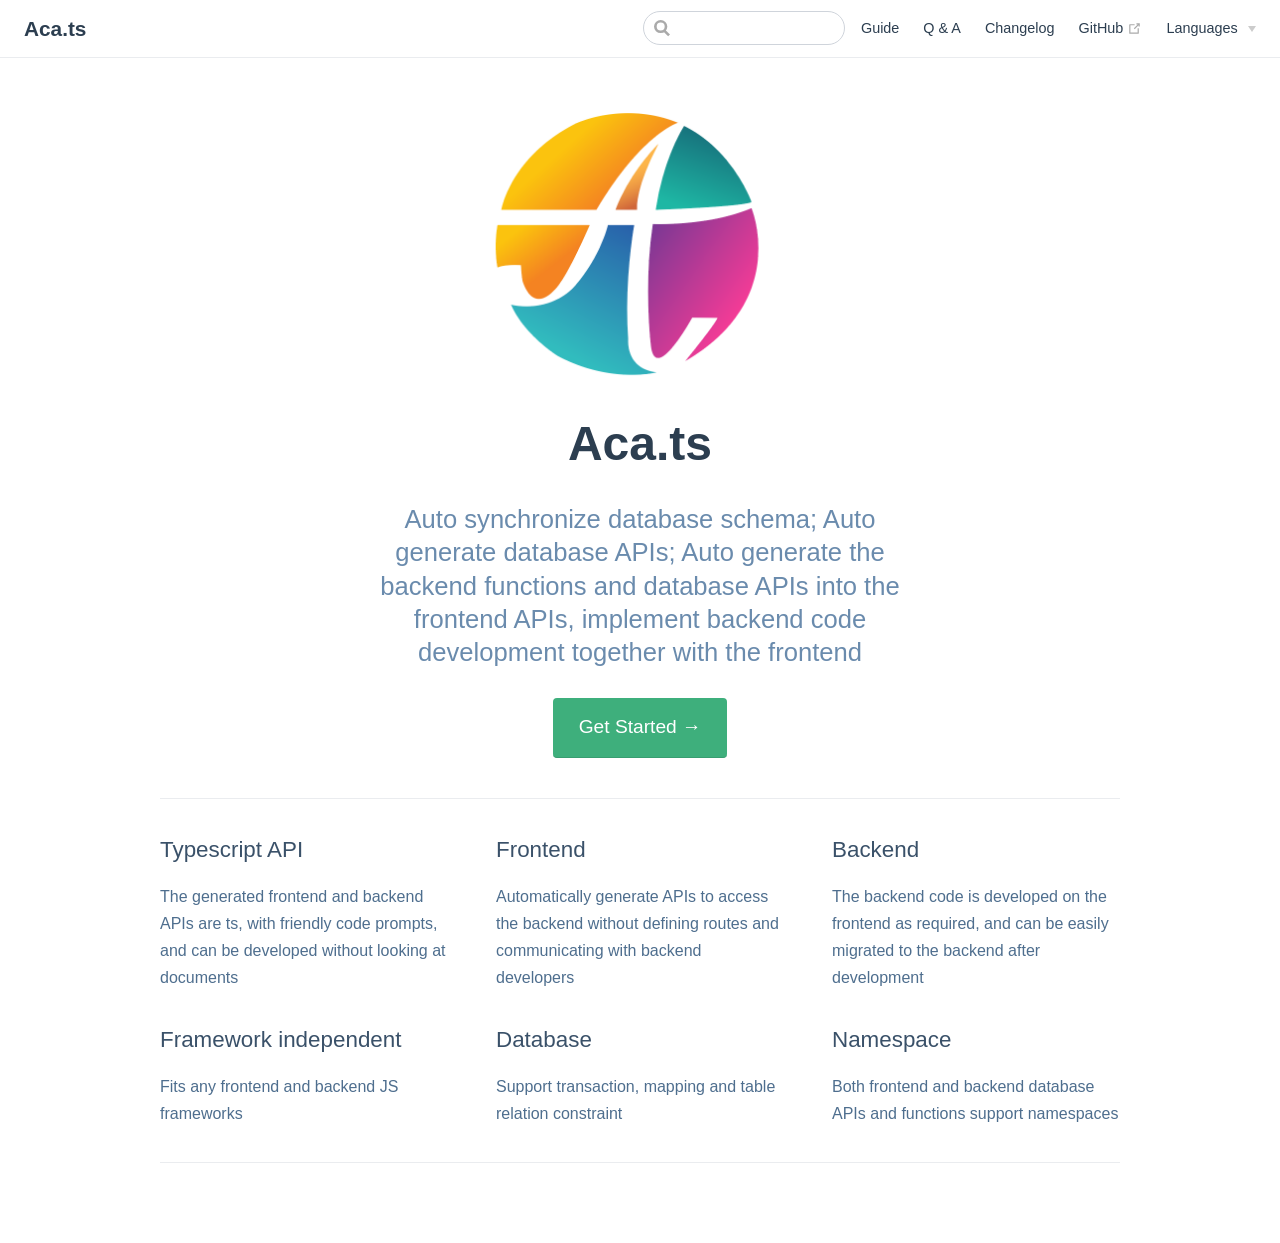
<file: index.html>
<!DOCTYPE html>
<html lang="en-US">
  <head>
    <meta charset="utf-8">
    <meta name="viewport" content="width=device-width,initial-scale=1">
    <title>Aca.ts</title>
    <meta name="generator" content="VuePress 1.9.7">
    
    <meta name="description" content="CLI that automatically ">
    
    <link rel="preload" href="/assets/css/0.styles.1f8a509b.css" as="style"><link rel="preload" href="/assets/js/app.8e4a1e90.js" as="script"><link rel="preload" href="/assets/js/3.3a424c07.js" as="script"><link rel="preload" href="/assets/js/8.fb43af7d.js" as="script"><link rel="prefetch" href="/assets/js/10.d2928415.js"><link rel="prefetch" href="/assets/js/11.4b9e63c0.js"><link rel="prefetch" href="/assets/js/12.e1dfbe22.js"><link rel="prefetch" href="/assets/js/13.ea3558af.js"><link rel="prefetch" href="/assets/js/14.42e652da.js"><link rel="prefetch" href="/assets/js/15.310d602b.js"><link rel="prefetch" href="/assets/js/16.b964bc73.js"><link rel="prefetch" href="/assets/js/4.3a5d42a7.js"><link rel="prefetch" href="/assets/js/5.0150813a.js"><link rel="prefetch" href="/assets/js/6.18a98952.js"><link rel="prefetch" href="/assets/js/7.1f9cb122.js"><link rel="prefetch" href="/assets/js/9.5a055c16.js"><link rel="prefetch" href="/assets/js/vendors~docsearch.271cdf46.js">
    <link rel="stylesheet" href="/assets/css/0.styles.1f8a509b.css">
  </head>
  <body>
    <div id="app" data-server-rendered="true"><div class="theme-container no-sidebar"><header class="navbar"><div class="sidebar-button"><svg xmlns="http://www.w3.org/2000/svg" aria-hidden="true" role="img" viewBox="0 0 448 512" class="icon"><path fill="currentColor" d="M436 124H12c-6.627 0-12-5.373-12-12V80c0-6.627 5.373-12 12-12h424c6.627 0 12 5.373 12 12v32c0 6.627-5.373 12-12 12zm0 160H12c-6.627 0-12-5.373-12-12v-32c0-6.627 5.373-12 12-12h424c6.627 0 12 5.373 12 12v32c0 6.627-5.373 12-12 12zm0 160H12c-6.627 0-12-5.373-12-12v-32c0-6.627 5.373-12 12-12h424c6.627 0 12 5.373 12 12v32c0 6.627-5.373 12-12 12z"></path></svg></div> <a href="/" aria-current="page" class="home-link router-link-exact-active router-link-active"><!----> <span class="site-name">Aca.ts</span></a> <div class="links"><div class="search-box"><input aria-label="Search" autocomplete="off" spellcheck="false" value=""> <!----></div> <nav class="nav-links can-hide"><div class="nav-item"><a href="/guide/" class="nav-link">
  Guide
</a></div><div class="nav-item"><a href="/question/" class="nav-link">
  Q &amp; A
</a></div><div class="nav-item"><a href="/changelog.html" class="nav-link">
  Changelog
</a></div><div class="nav-item"><a href="https://github.com/lglie/aca.ts" target="_blank" rel="noopener noreferrer" class="nav-link external">
  GitHub
  <span><svg xmlns="http://www.w3.org/2000/svg" aria-hidden="true" focusable="false" x="0px" y="0px" viewBox="0 0 100 100" width="15" height="15" class="icon outbound"><path fill="currentColor" d="M18.8,85.1h56l0,0c2.2,0,4-1.8,4-4v-32h-8v28h-48v-48h28v-8h-32l0,0c-2.2,0-4,1.8-4,4v56C14.8,83.3,16.6,85.1,18.8,85.1z"></path> <polygon fill="currentColor" points="45.7,48.7 51.3,54.3 77.2,28.5 77.2,37.2 85.2,37.2 85.2,14.9 62.8,14.9 62.8,22.9 71.5,22.9"></polygon></svg> <span class="sr-only">(opens new window)</span></span></a></div><div class="nav-item"><div class="dropdown-wrapper"><button type="button" aria-label="Languages" class="dropdown-title"><span class="title">Languages</span> <span class="arrow down"></span></button> <button type="button" aria-label="Languages" class="mobile-dropdown-title"><span class="title">Languages</span> <span class="arrow right"></span></button> <ul class="nav-dropdown" style="display:none;"><li class="dropdown-item"><!----> <a href="/" aria-current="page" class="nav-link router-link-exact-active router-link-active">
  English
</a></li><li class="dropdown-item"><!----> <a href="/zh/" class="nav-link">
  简体中文
</a></li></ul></div></div> <!----></nav></div></header> <div class="sidebar-mask"></div> <aside class="sidebar"><nav class="nav-links"><div class="nav-item"><a href="/guide/" class="nav-link">
  Guide
</a></div><div class="nav-item"><a href="/question/" class="nav-link">
  Q &amp; A
</a></div><div class="nav-item"><a href="/changelog.html" class="nav-link">
  Changelog
</a></div><div class="nav-item"><a href="https://github.com/lglie/aca.ts" target="_blank" rel="noopener noreferrer" class="nav-link external">
  GitHub
  <span><svg xmlns="http://www.w3.org/2000/svg" aria-hidden="true" focusable="false" x="0px" y="0px" viewBox="0 0 100 100" width="15" height="15" class="icon outbound"><path fill="currentColor" d="M18.8,85.1h56l0,0c2.2,0,4-1.8,4-4v-32h-8v28h-48v-48h28v-8h-32l0,0c-2.2,0-4,1.8-4,4v56C14.8,83.3,16.6,85.1,18.8,85.1z"></path> <polygon fill="currentColor" points="45.7,48.7 51.3,54.3 77.2,28.5 77.2,37.2 85.2,37.2 85.2,14.9 62.8,14.9 62.8,22.9 71.5,22.9"></polygon></svg> <span class="sr-only">(opens new window)</span></span></a></div><div class="nav-item"><div class="dropdown-wrapper"><button type="button" aria-label="Languages" class="dropdown-title"><span class="title">Languages</span> <span class="arrow down"></span></button> <button type="button" aria-label="Languages" class="mobile-dropdown-title"><span class="title">Languages</span> <span class="arrow right"></span></button> <ul class="nav-dropdown" style="display:none;"><li class="dropdown-item"><!----> <a href="/" aria-current="page" class="nav-link router-link-exact-active router-link-active">
  English
</a></li><li class="dropdown-item"><!----> <a href="/zh/" class="nav-link">
  简体中文
</a></li></ul></div></div> <!----></nav>  <!----> </aside> <main aria-labelledby="main-title" class="home"><header class="hero"><img src="/aca.png" alt="hero"> <h1 id="main-title">
      Aca.ts
    </h1> <p class="description">
      Auto synchronize database schema; Auto generate database APIs; Auto generate the backend functions and database APIs into the frontend APIs, implement backend code development together with the frontend
    </p> <p class="action"><a href="/guide.html" class="nav-link action-button">
  Get Started →
</a></p></header> <div class="features"><div class="feature"><h2>Typescript API</h2> <p>The generated frontend and backend APIs are ts, with friendly code prompts, and can be developed without looking at documents</p></div><div class="feature"><h2>Frontend</h2> <p>Automatically generate APIs to access the backend without defining routes and communicating with backend developers</p></div><div class="feature"><h2>Backend</h2> <p>The backend code is developed on the frontend as required, and can be easily migrated to the backend after development</p></div><div class="feature"><h2>Framework independent</h2> <p>Fits any frontend and backend JS frameworks</p></div><div class="feature"><h2>Database</h2> <p>Support transaction, mapping and table relation constraint</p></div><div class="feature"><h2>Namespace</h2> <p>Both frontend and backend database APIs and functions support namespaces</p></div></div> <div class="theme-default-content custom content__default"></div> <div class="footer content__footer"></div></main></div><div class="global-ui"></div></div>
    <script src="/assets/js/app.8e4a1e90.js" defer></script><script src="/assets/js/3.3a424c07.js" defer></script><script src="/assets/js/8.fb43af7d.js" defer></script>
  </body>
</html>
</file>
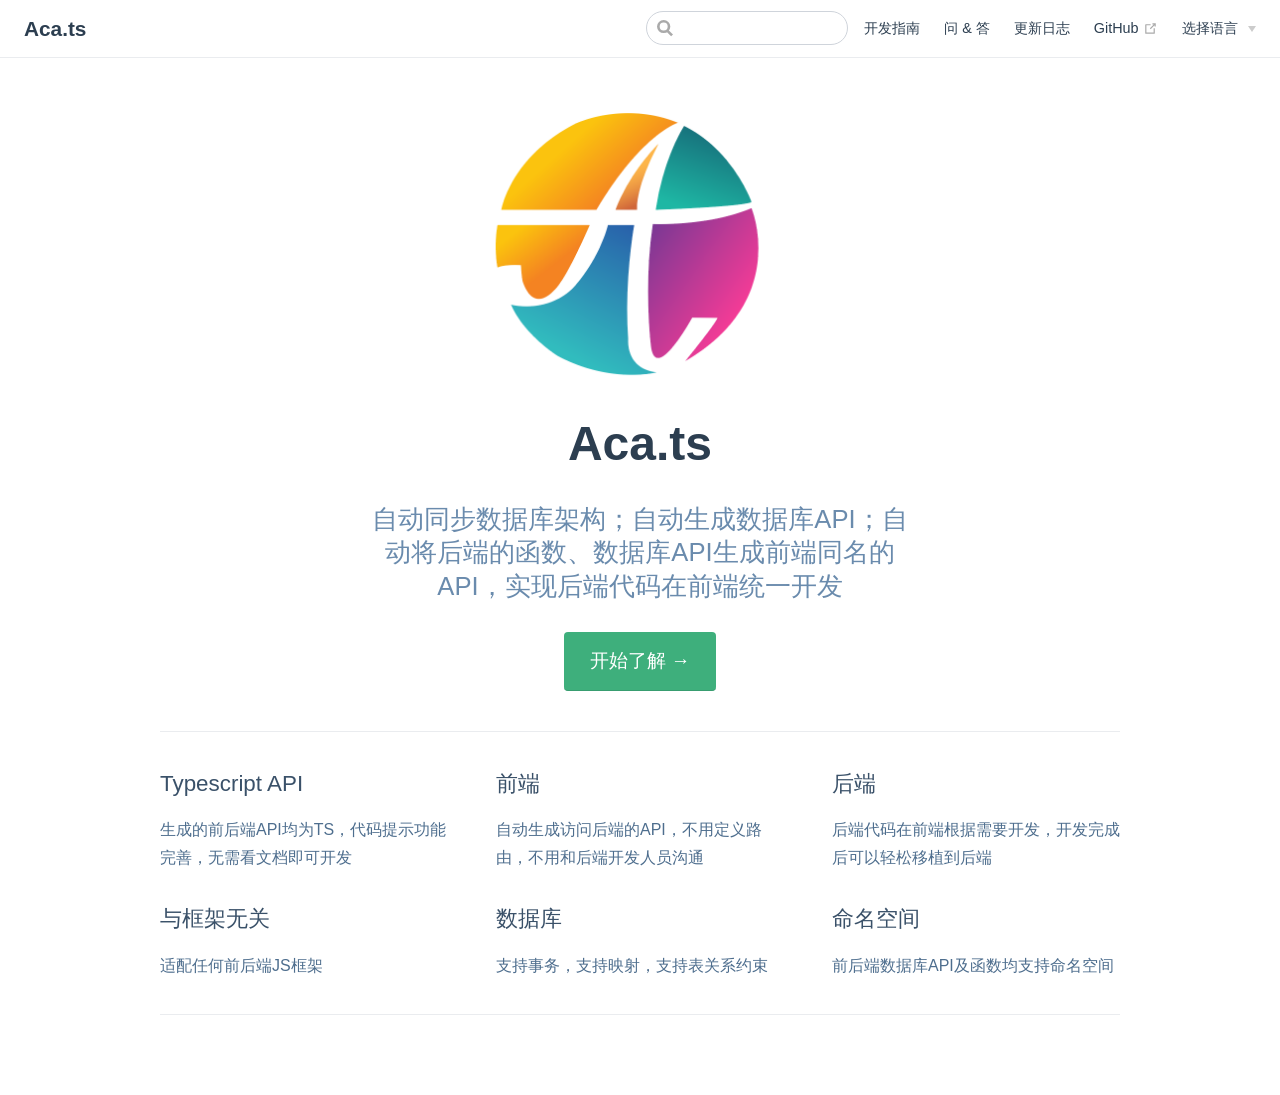
<file: zh/index.html>
<!DOCTYPE html>
<html lang="zh-CN">
  <head>
    <meta charset="utf-8">
    <meta name="viewport" content="width=device-width,initial-scale=1">
    <title>Aca.ts</title>
    <meta name="generator" content="VuePress 1.9.7">
    
    <meta name="description" content="一个能自动生成ORM和web前端访问后端的typescript API的命令行工具">
    
    <link rel="preload" href="/assets/css/0.styles.1f8a509b.css" as="style"><link rel="preload" href="/assets/js/app.8e4a1e90.js" as="script"><link rel="preload" href="/assets/js/3.3a424c07.js" as="script"><link rel="preload" href="/assets/js/12.e1dfbe22.js" as="script"><link rel="prefetch" href="/assets/js/10.d2928415.js"><link rel="prefetch" href="/assets/js/11.4b9e63c0.js"><link rel="prefetch" href="/assets/js/13.ea3558af.js"><link rel="prefetch" href="/assets/js/14.42e652da.js"><link rel="prefetch" href="/assets/js/15.310d602b.js"><link rel="prefetch" href="/assets/js/16.b964bc73.js"><link rel="prefetch" href="/assets/js/4.3a5d42a7.js"><link rel="prefetch" href="/assets/js/5.0150813a.js"><link rel="prefetch" href="/assets/js/6.18a98952.js"><link rel="prefetch" href="/assets/js/7.1f9cb122.js"><link rel="prefetch" href="/assets/js/8.fb43af7d.js"><link rel="prefetch" href="/assets/js/9.5a055c16.js"><link rel="prefetch" href="/assets/js/vendors~docsearch.271cdf46.js">
    <link rel="stylesheet" href="/assets/css/0.styles.1f8a509b.css">
  </head>
  <body>
    <div id="app" data-server-rendered="true"><div class="theme-container no-sidebar"><header class="navbar"><div class="sidebar-button"><svg xmlns="http://www.w3.org/2000/svg" aria-hidden="true" role="img" viewBox="0 0 448 512" class="icon"><path fill="currentColor" d="M436 124H12c-6.627 0-12-5.373-12-12V80c0-6.627 5.373-12 12-12h424c6.627 0 12 5.373 12 12v32c0 6.627-5.373 12-12 12zm0 160H12c-6.627 0-12-5.373-12-12v-32c0-6.627 5.373-12 12-12h424c6.627 0 12 5.373 12 12v32c0 6.627-5.373 12-12 12zm0 160H12c-6.627 0-12-5.373-12-12v-32c0-6.627 5.373-12 12-12h424c6.627 0 12 5.373 12 12v32c0 6.627-5.373 12-12 12z"></path></svg></div> <a href="/zh/" aria-current="page" class="home-link router-link-exact-active router-link-active"><!----> <span class="site-name">Aca.ts</span></a> <div class="links"><div class="search-box"><input aria-label="Search" autocomplete="off" spellcheck="false" value=""> <!----></div> <nav class="nav-links can-hide"><div class="nav-item"><a href="/zh/guide/" class="nav-link">
  开发指南
</a></div><div class="nav-item"><a href="/zh/question/" class="nav-link">
  问 &amp; 答
</a></div><div class="nav-item"><a href="/zh/changelog.html" class="nav-link">
  更新日志
</a></div><div class="nav-item"><a href="https://github.com/lglie/aca.ts" target="_blank" rel="noopener noreferrer" class="nav-link external">
  GitHub
  <span><svg xmlns="http://www.w3.org/2000/svg" aria-hidden="true" focusable="false" x="0px" y="0px" viewBox="0 0 100 100" width="15" height="15" class="icon outbound"><path fill="currentColor" d="M18.8,85.1h56l0,0c2.2,0,4-1.8,4-4v-32h-8v28h-48v-48h28v-8h-32l0,0c-2.2,0-4,1.8-4,4v56C14.8,83.3,16.6,85.1,18.8,85.1z"></path> <polygon fill="currentColor" points="45.7,48.7 51.3,54.3 77.2,28.5 77.2,37.2 85.2,37.2 85.2,14.9 62.8,14.9 62.8,22.9 71.5,22.9"></polygon></svg> <span class="sr-only">(opens new window)</span></span></a></div><div class="nav-item"><div class="dropdown-wrapper"><button type="button" aria-label="Select language" class="dropdown-title"><span class="title">选择语言</span> <span class="arrow down"></span></button> <button type="button" aria-label="Select language" class="mobile-dropdown-title"><span class="title">选择语言</span> <span class="arrow right"></span></button> <ul class="nav-dropdown" style="display:none;"><li class="dropdown-item"><!----> <a href="/" class="nav-link">
  English
</a></li><li class="dropdown-item"><!----> <a href="/zh/" aria-current="page" class="nav-link router-link-exact-active router-link-active">
  简体中文
</a></li></ul></div></div> <!----></nav></div></header> <div class="sidebar-mask"></div> <aside class="sidebar"><nav class="nav-links"><div class="nav-item"><a href="/zh/guide/" class="nav-link">
  开发指南
</a></div><div class="nav-item"><a href="/zh/question/" class="nav-link">
  问 &amp; 答
</a></div><div class="nav-item"><a href="/zh/changelog.html" class="nav-link">
  更新日志
</a></div><div class="nav-item"><a href="https://github.com/lglie/aca.ts" target="_blank" rel="noopener noreferrer" class="nav-link external">
  GitHub
  <span><svg xmlns="http://www.w3.org/2000/svg" aria-hidden="true" focusable="false" x="0px" y="0px" viewBox="0 0 100 100" width="15" height="15" class="icon outbound"><path fill="currentColor" d="M18.8,85.1h56l0,0c2.2,0,4-1.8,4-4v-32h-8v28h-48v-48h28v-8h-32l0,0c-2.2,0-4,1.8-4,4v56C14.8,83.3,16.6,85.1,18.8,85.1z"></path> <polygon fill="currentColor" points="45.7,48.7 51.3,54.3 77.2,28.5 77.2,37.2 85.2,37.2 85.2,14.9 62.8,14.9 62.8,22.9 71.5,22.9"></polygon></svg> <span class="sr-only">(opens new window)</span></span></a></div><div class="nav-item"><div class="dropdown-wrapper"><button type="button" aria-label="Select language" class="dropdown-title"><span class="title">选择语言</span> <span class="arrow down"></span></button> <button type="button" aria-label="Select language" class="mobile-dropdown-title"><span class="title">选择语言</span> <span class="arrow right"></span></button> <ul class="nav-dropdown" style="display:none;"><li class="dropdown-item"><!----> <a href="/" class="nav-link">
  English
</a></li><li class="dropdown-item"><!----> <a href="/zh/" aria-current="page" class="nav-link router-link-exact-active router-link-active">
  简体中文
</a></li></ul></div></div> <!----></nav>  <!----> </aside> <main aria-labelledby="main-title" class="home"><header class="hero"><img src="/aca.png" alt="hero"> <h1 id="main-title">
      Aca.ts
    </h1> <p class="description">
      自动同步数据库架构；自动生成数据库API；自动将后端的函数、数据库API生成前端同名的API，实现后端代码在前端统一开发
    </p> <p class="action"><a href="/zh/guide.html" class="nav-link action-button">
  开始了解 →
</a></p></header> <div class="features"><div class="feature"><h2>Typescript API</h2> <p>生成的前后端API均为TS，代码提示功能完善，无需看文档即可开发</p></div><div class="feature"><h2>前端</h2> <p>自动生成访问后端的API，不用定义路由，不用和后端开发人员沟通</p></div><div class="feature"><h2>后端</h2> <p>后端代码在前端根据需要开发，开发完成后可以轻松移植到后端</p></div><div class="feature"><h2>与框架无关</h2> <p>适配任何前后端JS框架</p></div><div class="feature"><h2>数据库</h2> <p>支持事务，支持映射，支持表关系约束</p></div><div class="feature"><h2>命名空间</h2> <p>前后端数据库API及函数均支持命名空间</p></div></div> <div class="theme-default-content custom content__default"></div> <div class="footer content__footer"></div></main></div><div class="global-ui"></div></div>
    <script src="/assets/js/app.8e4a1e90.js" defer></script><script src="/assets/js/3.3a424c07.js" defer></script><script src="/assets/js/12.e1dfbe22.js" defer></script>
  </body>
</html>
</file>
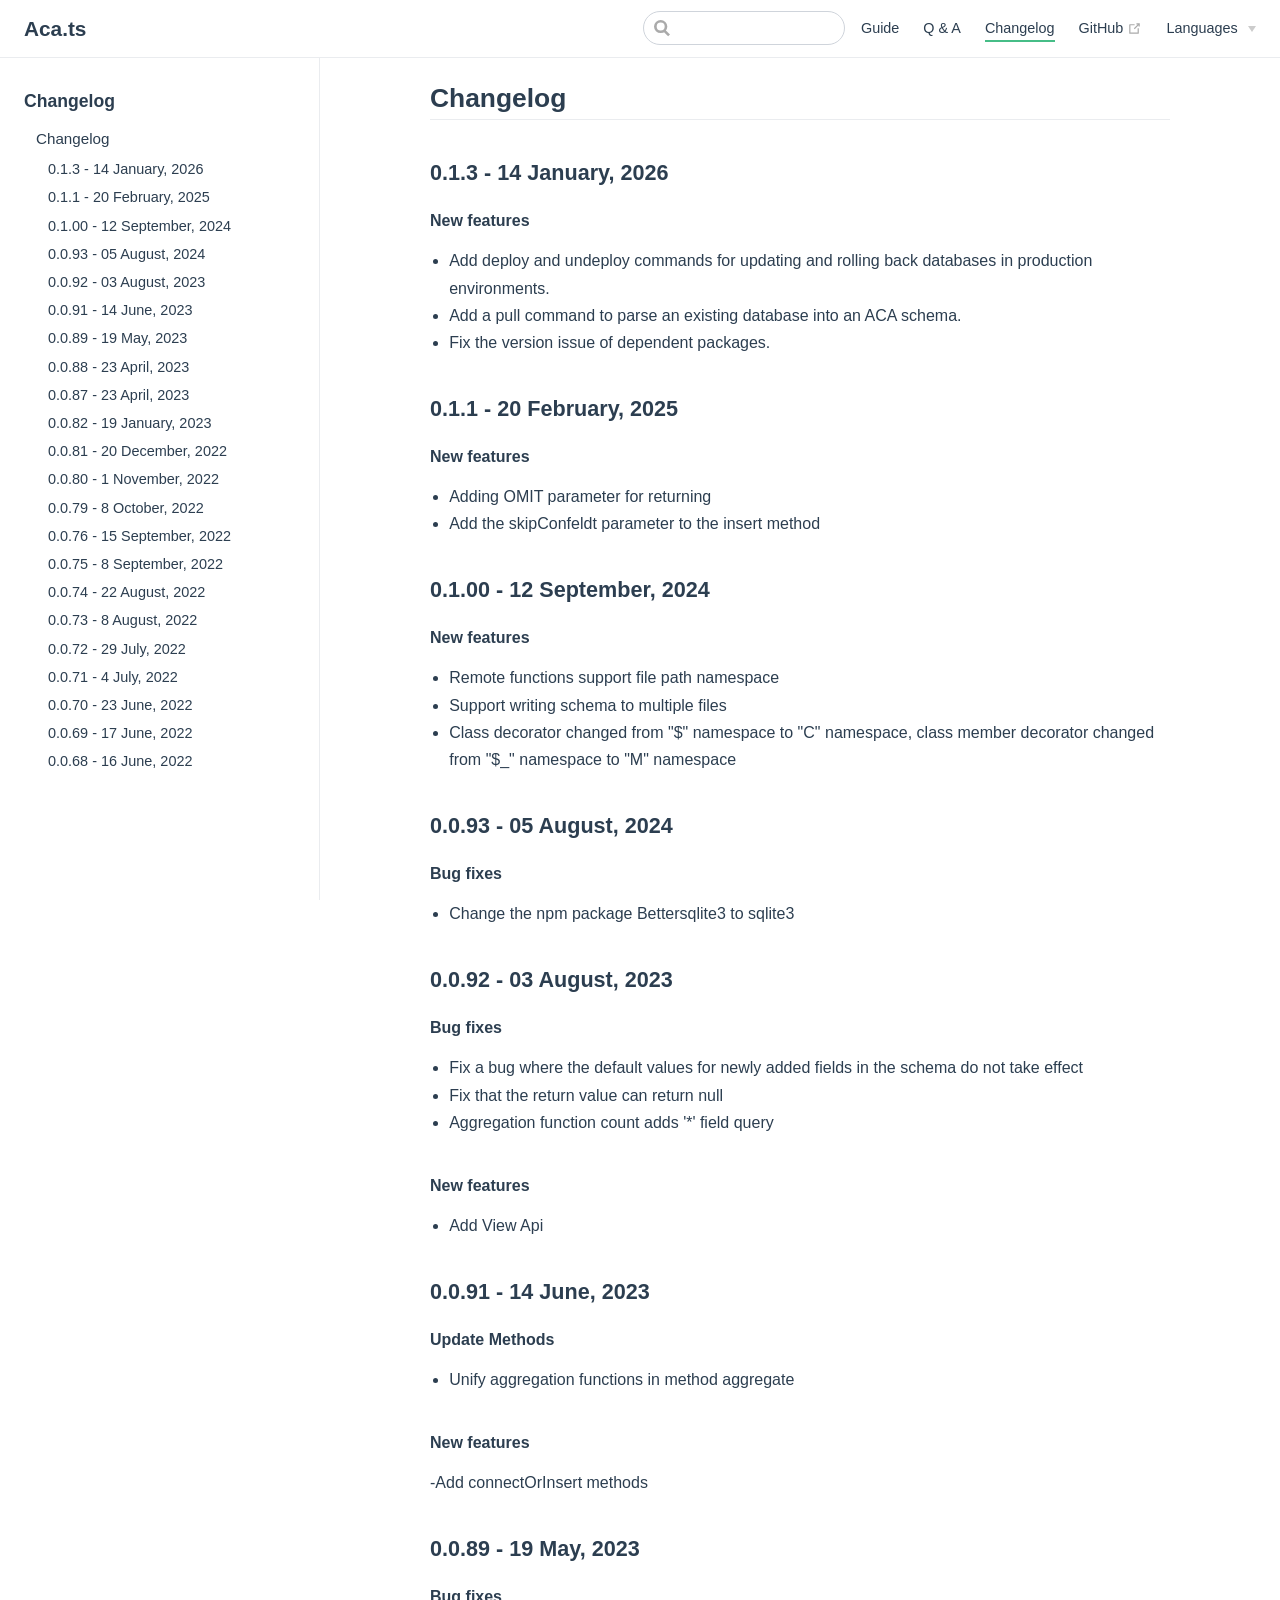
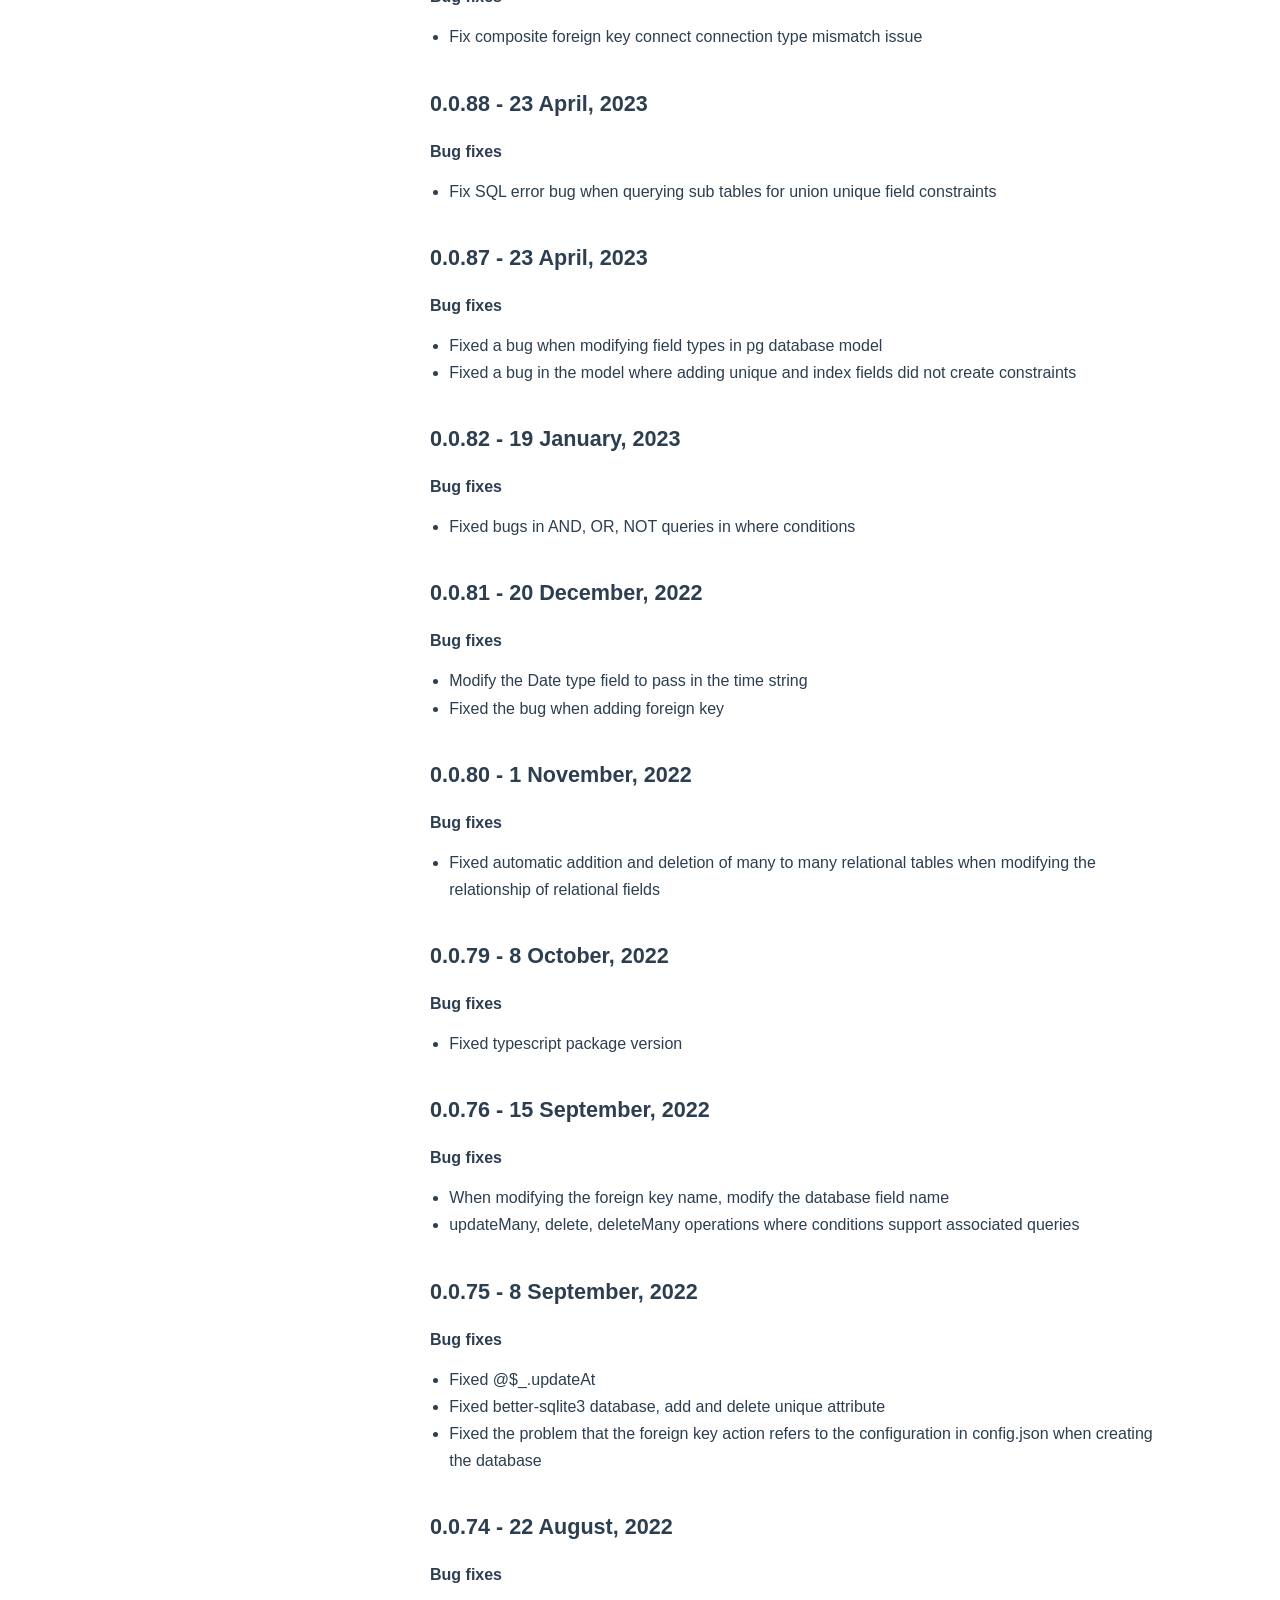
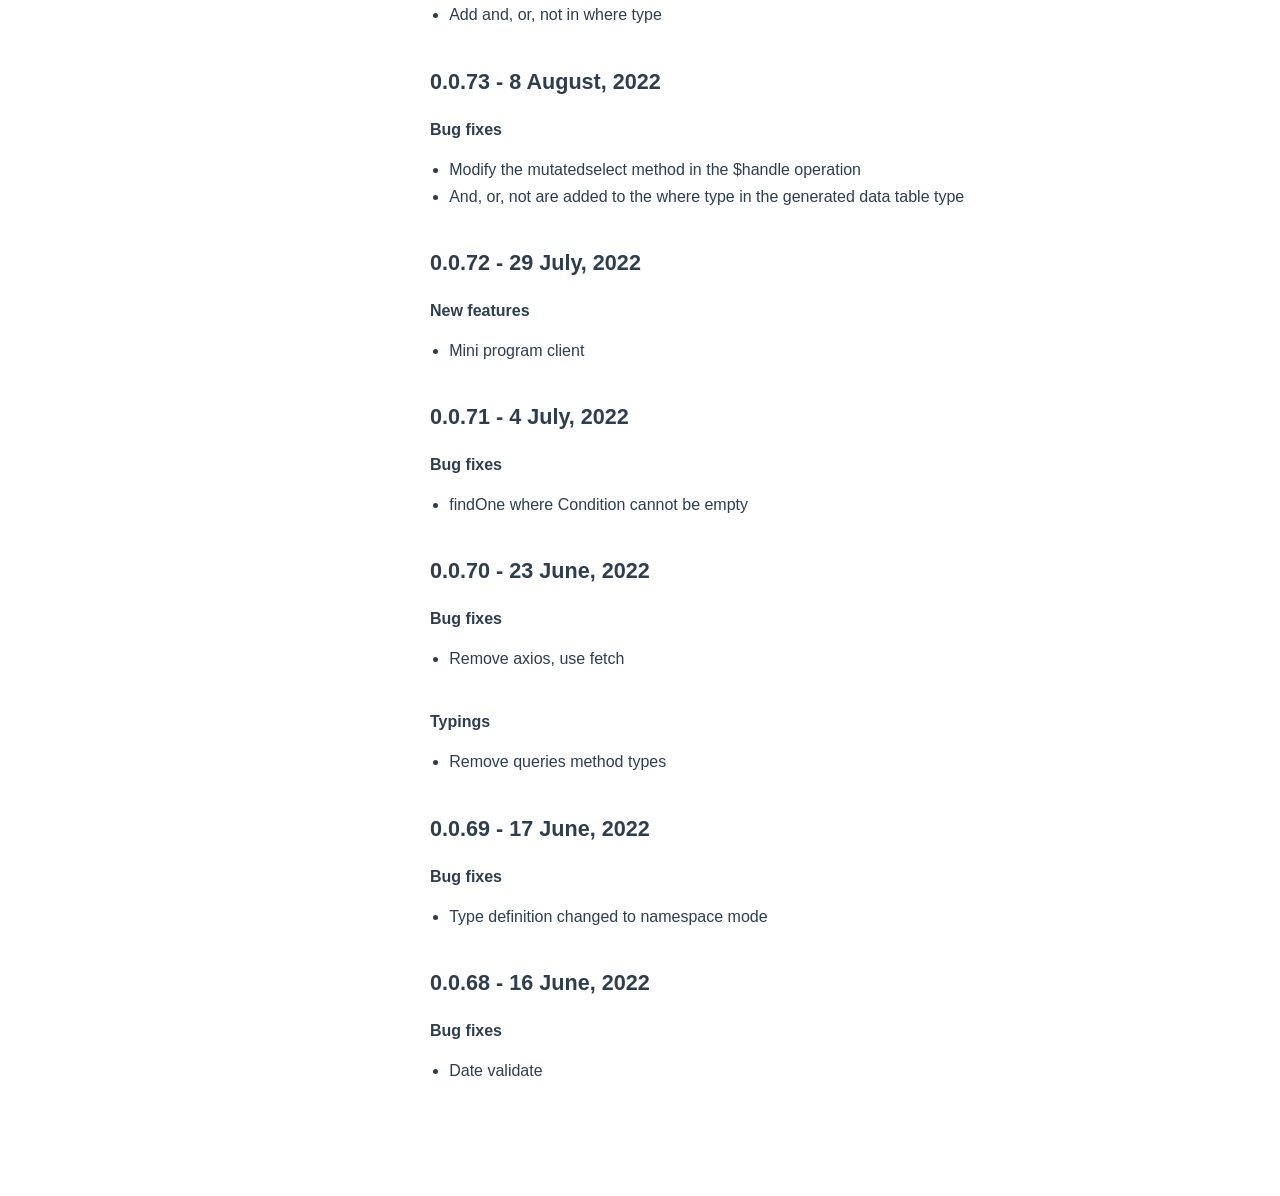
<file: changelog.html>
<!DOCTYPE html>
<html lang="en-US">
  <head>
    <meta charset="utf-8">
    <meta name="viewport" content="width=device-width,initial-scale=1">
    <title>Changelog | Aca.ts</title>
    <meta name="generator" content="VuePress 1.9.7">
    
    <meta name="description" content="CLI that automatically ">
    
    <link rel="preload" href="/assets/css/0.styles.1f8a509b.css" as="style"><link rel="preload" href="/assets/js/app.8e4a1e90.js" as="script"><link rel="preload" href="/assets/js/3.3a424c07.js" as="script"><link rel="preload" href="/assets/js/9.5a055c16.js" as="script"><link rel="prefetch" href="/assets/js/10.d2928415.js"><link rel="prefetch" href="/assets/js/11.4b9e63c0.js"><link rel="prefetch" href="/assets/js/12.e1dfbe22.js"><link rel="prefetch" href="/assets/js/13.ea3558af.js"><link rel="prefetch" href="/assets/js/14.42e652da.js"><link rel="prefetch" href="/assets/js/15.310d602b.js"><link rel="prefetch" href="/assets/js/16.b964bc73.js"><link rel="prefetch" href="/assets/js/4.3a5d42a7.js"><link rel="prefetch" href="/assets/js/5.0150813a.js"><link rel="prefetch" href="/assets/js/6.18a98952.js"><link rel="prefetch" href="/assets/js/7.1f9cb122.js"><link rel="prefetch" href="/assets/js/8.fb43af7d.js"><link rel="prefetch" href="/assets/js/vendors~docsearch.271cdf46.js">
    <link rel="stylesheet" href="/assets/css/0.styles.1f8a509b.css">
  </head>
  <body>
    <div id="app" data-server-rendered="true"><div class="theme-container"><header class="navbar"><div class="sidebar-button"><svg xmlns="http://www.w3.org/2000/svg" aria-hidden="true" role="img" viewBox="0 0 448 512" class="icon"><path fill="currentColor" d="M436 124H12c-6.627 0-12-5.373-12-12V80c0-6.627 5.373-12 12-12h424c6.627 0 12 5.373 12 12v32c0 6.627-5.373 12-12 12zm0 160H12c-6.627 0-12-5.373-12-12v-32c0-6.627 5.373-12 12-12h424c6.627 0 12 5.373 12 12v32c0 6.627-5.373 12-12 12zm0 160H12c-6.627 0-12-5.373-12-12v-32c0-6.627 5.373-12 12-12h424c6.627 0 12 5.373 12 12v32c0 6.627-5.373 12-12 12z"></path></svg></div> <a href="/" class="home-link router-link-active"><!----> <span class="site-name">Aca.ts</span></a> <div class="links"><div class="search-box"><input aria-label="Search" autocomplete="off" spellcheck="false" value=""> <!----></div> <nav class="nav-links can-hide"><div class="nav-item"><a href="/guide/" class="nav-link">
  Guide
</a></div><div class="nav-item"><a href="/question/" class="nav-link">
  Q &amp; A
</a></div><div class="nav-item"><a href="/changelog.html" aria-current="page" class="nav-link router-link-exact-active router-link-active">
  Changelog
</a></div><div class="nav-item"><a href="https://github.com/lglie/aca.ts" target="_blank" rel="noopener noreferrer" class="nav-link external">
  GitHub
  <span><svg xmlns="http://www.w3.org/2000/svg" aria-hidden="true" focusable="false" x="0px" y="0px" viewBox="0 0 100 100" width="15" height="15" class="icon outbound"><path fill="currentColor" d="M18.8,85.1h56l0,0c2.2,0,4-1.8,4-4v-32h-8v28h-48v-48h28v-8h-32l0,0c-2.2,0-4,1.8-4,4v56C14.8,83.3,16.6,85.1,18.8,85.1z"></path> <polygon fill="currentColor" points="45.7,48.7 51.3,54.3 77.2,28.5 77.2,37.2 85.2,37.2 85.2,14.9 62.8,14.9 62.8,22.9 71.5,22.9"></polygon></svg> <span class="sr-only">(opens new window)</span></span></a></div><div class="nav-item"><div class="dropdown-wrapper"><button type="button" aria-label="Languages" class="dropdown-title"><span class="title">Languages</span> <span class="arrow down"></span></button> <button type="button" aria-label="Languages" class="mobile-dropdown-title"><span class="title">Languages</span> <span class="arrow right"></span></button> <ul class="nav-dropdown" style="display:none;"><li class="dropdown-item"><!----> <a href="/changelog.html" aria-current="page" class="nav-link router-link-exact-active router-link-active">
  English
</a></li><li class="dropdown-item"><!----> <a href="/zh/changelog.html" class="nav-link">
  简体中文
</a></li></ul></div></div> <!----></nav></div></header> <div class="sidebar-mask"></div> <aside class="sidebar"><nav class="nav-links"><div class="nav-item"><a href="/guide/" class="nav-link">
  Guide
</a></div><div class="nav-item"><a href="/question/" class="nav-link">
  Q &amp; A
</a></div><div class="nav-item"><a href="/changelog.html" aria-current="page" class="nav-link router-link-exact-active router-link-active">
  Changelog
</a></div><div class="nav-item"><a href="https://github.com/lglie/aca.ts" target="_blank" rel="noopener noreferrer" class="nav-link external">
  GitHub
  <span><svg xmlns="http://www.w3.org/2000/svg" aria-hidden="true" focusable="false" x="0px" y="0px" viewBox="0 0 100 100" width="15" height="15" class="icon outbound"><path fill="currentColor" d="M18.8,85.1h56l0,0c2.2,0,4-1.8,4-4v-32h-8v28h-48v-48h28v-8h-32l0,0c-2.2,0-4,1.8-4,4v56C14.8,83.3,16.6,85.1,18.8,85.1z"></path> <polygon fill="currentColor" points="45.7,48.7 51.3,54.3 77.2,28.5 77.2,37.2 85.2,37.2 85.2,14.9 62.8,14.9 62.8,22.9 71.5,22.9"></polygon></svg> <span class="sr-only">(opens new window)</span></span></a></div><div class="nav-item"><div class="dropdown-wrapper"><button type="button" aria-label="Languages" class="dropdown-title"><span class="title">Languages</span> <span class="arrow down"></span></button> <button type="button" aria-label="Languages" class="mobile-dropdown-title"><span class="title">Languages</span> <span class="arrow right"></span></button> <ul class="nav-dropdown" style="display:none;"><li class="dropdown-item"><!----> <a href="/changelog.html" aria-current="page" class="nav-link router-link-exact-active router-link-active">
  English
</a></li><li class="dropdown-item"><!----> <a href="/zh/changelog.html" class="nav-link">
  简体中文
</a></li></ul></div></div> <!----></nav>  <ul class="sidebar-links"><li><section class="sidebar-group depth-0"><p class="sidebar-heading open"><span>Changelog</span> <!----></p> <ul class="sidebar-links sidebar-group-items"><li><a href="/changelog.html#changelog" class="sidebar-link">Changelog</a><ul class="sidebar-sub-headers"><li class="sidebar-sub-header"><a href="/changelog.html#_0-1-3-14-january-2026" class="sidebar-link">0.1.3 - 14 January, 2026</a></li><li class="sidebar-sub-header"><a href="/changelog.html#_0-1-1-20-february-2025" class="sidebar-link">0.1.1 - 20 February, 2025</a></li><li class="sidebar-sub-header"><a href="/changelog.html#_0-1-00-12-september-2024" class="sidebar-link">0.1.00 - 12 September, 2024</a></li><li class="sidebar-sub-header"><a href="/changelog.html#_0-0-93-05-august-2024" class="sidebar-link">0.0.93 - 05 August, 2024</a></li><li class="sidebar-sub-header"><a href="/changelog.html#_0-0-92-03-august-2023" class="sidebar-link">0.0.92 - 03 August, 2023</a></li><li class="sidebar-sub-header"><a href="/changelog.html#_0-0-91-14-june-2023" class="sidebar-link">0.0.91 - 14 June, 2023</a></li><li class="sidebar-sub-header"><a href="/changelog.html#_0-0-89-19-may-2023" class="sidebar-link">0.0.89 - 19 May, 2023</a></li><li class="sidebar-sub-header"><a href="/changelog.html#_0-0-88-23-april-2023" class="sidebar-link">0.0.88 - 23 April, 2023</a></li><li class="sidebar-sub-header"><a href="/changelog.html#_0-0-87-23-april-2023" class="sidebar-link">0.0.87 - 23 April, 2023</a></li><li class="sidebar-sub-header"><a href="/changelog.html#_0-0-82-19-january-2023" class="sidebar-link">0.0.82 - 19 January, 2023</a></li><li class="sidebar-sub-header"><a href="/changelog.html#_0-0-81-20-december-2022" class="sidebar-link">0.0.81 - 20 December, 2022</a></li><li class="sidebar-sub-header"><a href="/changelog.html#_0-0-80-1-november-2022" class="sidebar-link">0.0.80 - 1 November, 2022</a></li><li class="sidebar-sub-header"><a href="/changelog.html#_0-0-79-8-october-2022" class="sidebar-link">0.0.79 - 8 October, 2022</a></li><li class="sidebar-sub-header"><a href="/changelog.html#_0-0-76-15-september-2022" class="sidebar-link">0.0.76 - 15 September, 2022</a></li><li class="sidebar-sub-header"><a href="/changelog.html#_0-0-75-8-september-2022" class="sidebar-link">0.0.75 - 8 September, 2022</a></li><li class="sidebar-sub-header"><a href="/changelog.html#_0-0-74-22-august-2022" class="sidebar-link">0.0.74 - 22 August, 2022</a></li><li class="sidebar-sub-header"><a href="/changelog.html#_0-0-73-8-august-2022" class="sidebar-link">0.0.73 - 8 August, 2022</a></li><li class="sidebar-sub-header"><a href="/changelog.html#_0-0-72-29-july-2022" class="sidebar-link">0.0.72 - 29 July, 2022</a></li><li class="sidebar-sub-header"><a href="/changelog.html#_0-0-71-4-july-2022" class="sidebar-link">0.0.71 - 4 July, 2022</a></li><li class="sidebar-sub-header"><a href="/changelog.html#_0-0-70-23-june-2022" class="sidebar-link">0.0.70 - 23 June, 2022</a></li><li class="sidebar-sub-header"><a href="/changelog.html#_0-0-69-17-june-2022" class="sidebar-link">0.0.69 - 17 June, 2022</a></li><li class="sidebar-sub-header"><a href="/changelog.html#_0-0-68-16-june-2022" class="sidebar-link">0.0.68 - 16 June, 2022</a></li></ul></li></ul></section></li></ul> </aside> <main class="page"> <div class="theme-default-content content__default"><h2 id="changelog"><a href="#changelog" class="header-anchor">#</a> Changelog</h2> <h3 id="_0-1-3-14-january-2026"><a href="#_0-1-3-14-january-2026" class="header-anchor">#</a> 0.1.3 - 14 January, 2026</h3> <h4 id="new-features"><a href="#new-features" class="header-anchor">#</a> New features</h4> <ul><li>Add deploy and undeploy commands for updating and rolling back databases in production environments.</li> <li>Add a pull command to parse an existing database into an ACA schema.</li> <li>Fix the version issue of dependent packages.</li></ul> <h3 id="_0-1-1-20-february-2025"><a href="#_0-1-1-20-february-2025" class="header-anchor">#</a> 0.1.1 - 20 February, 2025</h3> <h4 id="new-features-2"><a href="#new-features-2" class="header-anchor">#</a> New features</h4> <ul><li>Adding OMIT parameter for returning</li> <li>Add the skipConfeldt parameter to the insert method</li></ul> <h3 id="_0-1-00-12-september-2024"><a href="#_0-1-00-12-september-2024" class="header-anchor">#</a> 0.1.00 - 12 September, 2024</h3> <h4 id="new-features-3"><a href="#new-features-3" class="header-anchor">#</a> New features</h4> <ul><li>Remote functions support file path namespace</li> <li>Support writing schema to multiple files</li> <li>Class decorator changed from &quot;$&quot; namespace to &quot;C&quot; namespace, class member decorator changed from &quot;$_&quot; namespace to &quot;M&quot; namespace</li></ul> <h3 id="_0-0-93-05-august-2024"><a href="#_0-0-93-05-august-2024" class="header-anchor">#</a> 0.0.93 - 05 August, 2024</h3> <h4 id="bug-fixes"><a href="#bug-fixes" class="header-anchor">#</a> Bug fixes</h4> <ul><li>Change the npm package Bettersqlite3 to sqlite3</li></ul> <h3 id="_0-0-92-03-august-2023"><a href="#_0-0-92-03-august-2023" class="header-anchor">#</a> 0.0.92 - 03 August, 2023</h3> <h4 id="bug-fixes-2"><a href="#bug-fixes-2" class="header-anchor">#</a> Bug fixes</h4> <ul><li>Fix a bug where the default values for newly added fields in the schema do not take effect</li> <li>Fix that the return value can return null</li> <li>Aggregation function count adds '*' field query</li></ul> <h4 id="new-features-4"><a href="#new-features-4" class="header-anchor">#</a> New features</h4> <ul><li>Add View Api</li></ul> <h3 id="_0-0-91-14-june-2023"><a href="#_0-0-91-14-june-2023" class="header-anchor">#</a> 0.0.91 - 14 June, 2023</h3> <h4 id="update-methods"><a href="#update-methods" class="header-anchor">#</a> Update Methods</h4> <ul><li>Unify aggregation functions in method aggregate</li></ul> <h4 id="new-features-5"><a href="#new-features-5" class="header-anchor">#</a> New features</h4> <p>-Add connectOrInsert methods</p> <h3 id="_0-0-89-19-may-2023"><a href="#_0-0-89-19-may-2023" class="header-anchor">#</a> 0.0.89 - 19 May, 2023</h3> <h4 id="bug-fixes-3"><a href="#bug-fixes-3" class="header-anchor">#</a> Bug fixes</h4> <ul><li>Fix composite foreign key connect connection type mismatch issue</li></ul> <h3 id="_0-0-88-23-april-2023"><a href="#_0-0-88-23-april-2023" class="header-anchor">#</a> 0.0.88 - 23 April, 2023</h3> <h4 id="bug-fixes-4"><a href="#bug-fixes-4" class="header-anchor">#</a> Bug fixes</h4> <ul><li>Fix SQL error bug when querying sub tables for union unique field constraints</li></ul> <h3 id="_0-0-87-23-april-2023"><a href="#_0-0-87-23-april-2023" class="header-anchor">#</a> 0.0.87 - 23 April, 2023</h3> <h4 id="bug-fixes-5"><a href="#bug-fixes-5" class="header-anchor">#</a> Bug fixes</h4> <ul><li>Fixed a bug when modifying field types in pg database model</li> <li>Fixed a bug in the model where adding unique and index fields did not create constraints</li></ul> <h3 id="_0-0-82-19-january-2023"><a href="#_0-0-82-19-january-2023" class="header-anchor">#</a> 0.0.82 - 19 January, 2023</h3> <h4 id="bug-fixes-6"><a href="#bug-fixes-6" class="header-anchor">#</a> Bug fixes</h4> <ul><li>Fixed bugs in AND, OR, NOT queries in where conditions</li></ul> <h3 id="_0-0-81-20-december-2022"><a href="#_0-0-81-20-december-2022" class="header-anchor">#</a> 0.0.81 - 20 December, 2022</h3> <h4 id="bug-fixes-7"><a href="#bug-fixes-7" class="header-anchor">#</a> Bug fixes</h4> <ul><li>Modify the Date type field to pass in the time string</li> <li>Fixed the bug when adding foreign key</li></ul> <h3 id="_0-0-80-1-november-2022"><a href="#_0-0-80-1-november-2022" class="header-anchor">#</a> 0.0.80 - 1 November, 2022</h3> <h4 id="bug-fixes-8"><a href="#bug-fixes-8" class="header-anchor">#</a> Bug fixes</h4> <ul><li>Fixed automatic addition and deletion of many to many relational tables when modifying the relationship of relational fields</li></ul> <h3 id="_0-0-79-8-october-2022"><a href="#_0-0-79-8-october-2022" class="header-anchor">#</a> 0.0.79 - 8 October, 2022</h3> <h4 id="bug-fixes-9"><a href="#bug-fixes-9" class="header-anchor">#</a> Bug fixes</h4> <ul><li>Fixed typescript package version</li></ul> <h3 id="_0-0-76-15-september-2022"><a href="#_0-0-76-15-september-2022" class="header-anchor">#</a> 0.0.76 - 15 September, 2022</h3> <h4 id="bug-fixes-10"><a href="#bug-fixes-10" class="header-anchor">#</a> Bug fixes</h4> <ul><li>When modifying the foreign key name, modify the database field name</li> <li>updateMany, delete, deleteMany operations where conditions support associated queries</li></ul> <h3 id="_0-0-75-8-september-2022"><a href="#_0-0-75-8-september-2022" class="header-anchor">#</a> 0.0.75 - 8 September, 2022</h3> <h4 id="bug-fixes-11"><a href="#bug-fixes-11" class="header-anchor">#</a> Bug fixes</h4> <ul><li>Fixed @$_.updateAt</li> <li>Fixed better-sqlite3 database, add and delete unique attribute</li> <li>Fixed the problem that the foreign key action refers to the configuration in config.json when creating the database</li></ul> <h3 id="_0-0-74-22-august-2022"><a href="#_0-0-74-22-august-2022" class="header-anchor">#</a> 0.0.74 - 22 August, 2022</h3> <h4 id="bug-fixes-12"><a href="#bug-fixes-12" class="header-anchor">#</a> Bug fixes</h4> <ul><li>Add and, or, not in where type</li></ul> <h3 id="_0-0-73-8-august-2022"><a href="#_0-0-73-8-august-2022" class="header-anchor">#</a> 0.0.73 - 8 August, 2022</h3> <h4 id="bug-fixes-13"><a href="#bug-fixes-13" class="header-anchor">#</a> Bug fixes</h4> <ul><li>Modify the mutatedselect method in the $handle operation</li> <li>And, or, not are added to the where type in the generated data table type</li></ul> <h3 id="_0-0-72-29-july-2022"><a href="#_0-0-72-29-july-2022" class="header-anchor">#</a> 0.0.72 - 29 July, 2022</h3> <h4 id="new-features-6"><a href="#new-features-6" class="header-anchor">#</a> New features</h4> <ul><li>Mini program client</li></ul> <h3 id="_0-0-71-4-july-2022"><a href="#_0-0-71-4-july-2022" class="header-anchor">#</a> 0.0.71 - 4 July, 2022</h3> <h4 id="bug-fixes-14"><a href="#bug-fixes-14" class="header-anchor">#</a> Bug fixes</h4> <ul><li>findOne where Condition cannot be empty</li></ul> <h3 id="_0-0-70-23-june-2022"><a href="#_0-0-70-23-june-2022" class="header-anchor">#</a> 0.0.70 - 23 June, 2022</h3> <h4 id="bug-fixes-15"><a href="#bug-fixes-15" class="header-anchor">#</a> Bug fixes</h4> <ul><li>Remove axios, use fetch</li></ul> <h4 id="typings"><a href="#typings" class="header-anchor">#</a> Typings</h4> <ul><li>Remove queries method types</li></ul> <h3 id="_0-0-69-17-june-2022"><a href="#_0-0-69-17-june-2022" class="header-anchor">#</a> 0.0.69 - 17 June, 2022</h3> <h4 id="bug-fixes-16"><a href="#bug-fixes-16" class="header-anchor">#</a> Bug fixes</h4> <ul><li>Type definition changed to namespace mode</li></ul> <h3 id="_0-0-68-16-june-2022"><a href="#_0-0-68-16-june-2022" class="header-anchor">#</a> 0.0.68 - 16 June, 2022</h3> <h4 id="bug-fixes-17"><a href="#bug-fixes-17" class="header-anchor">#</a> Bug fixes</h4> <ul><li>Date validate</li></ul></div> <footer class="page-edit"><!----> <!----></footer> <!----> </main></div><div class="global-ui"></div></div>
    <script src="/assets/js/app.8e4a1e90.js" defer></script><script src="/assets/js/3.3a424c07.js" defer></script><script src="/assets/js/9.5a055c16.js" defer></script>
  </body>
</html>
</file>
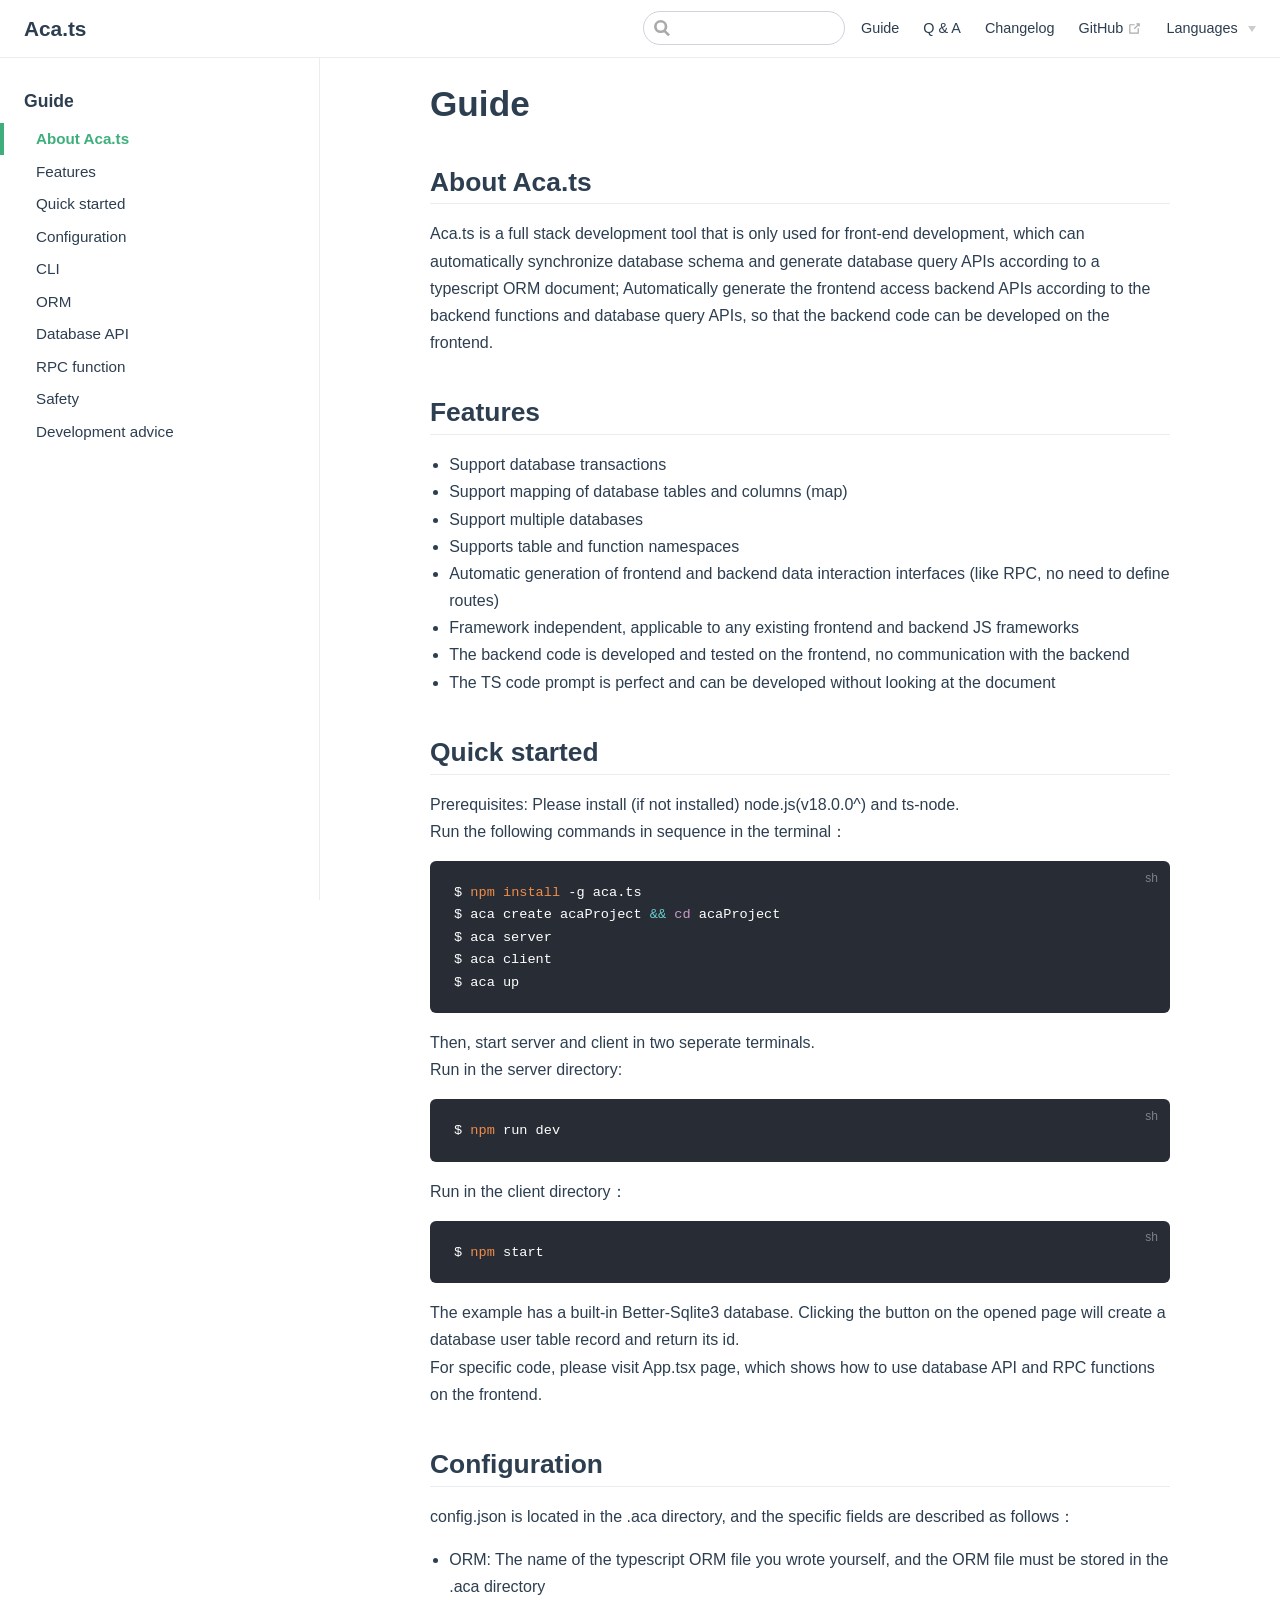
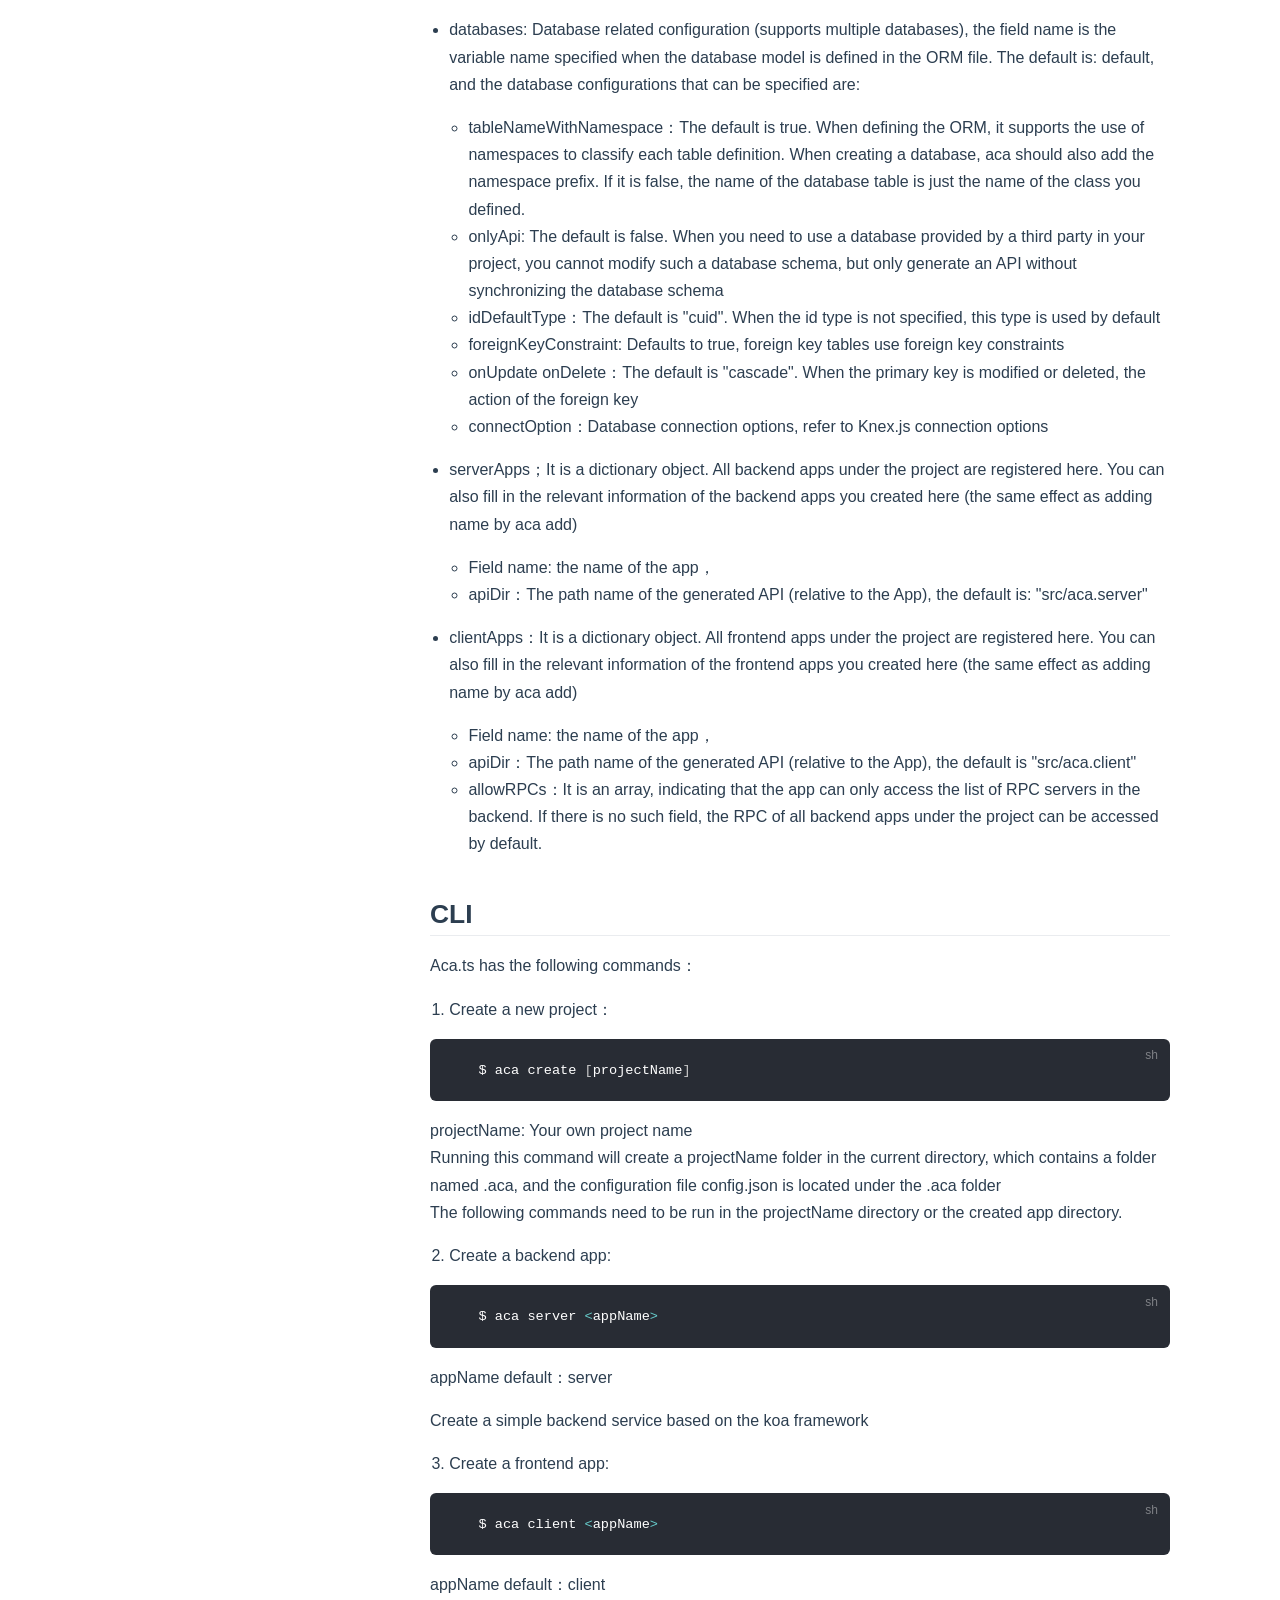
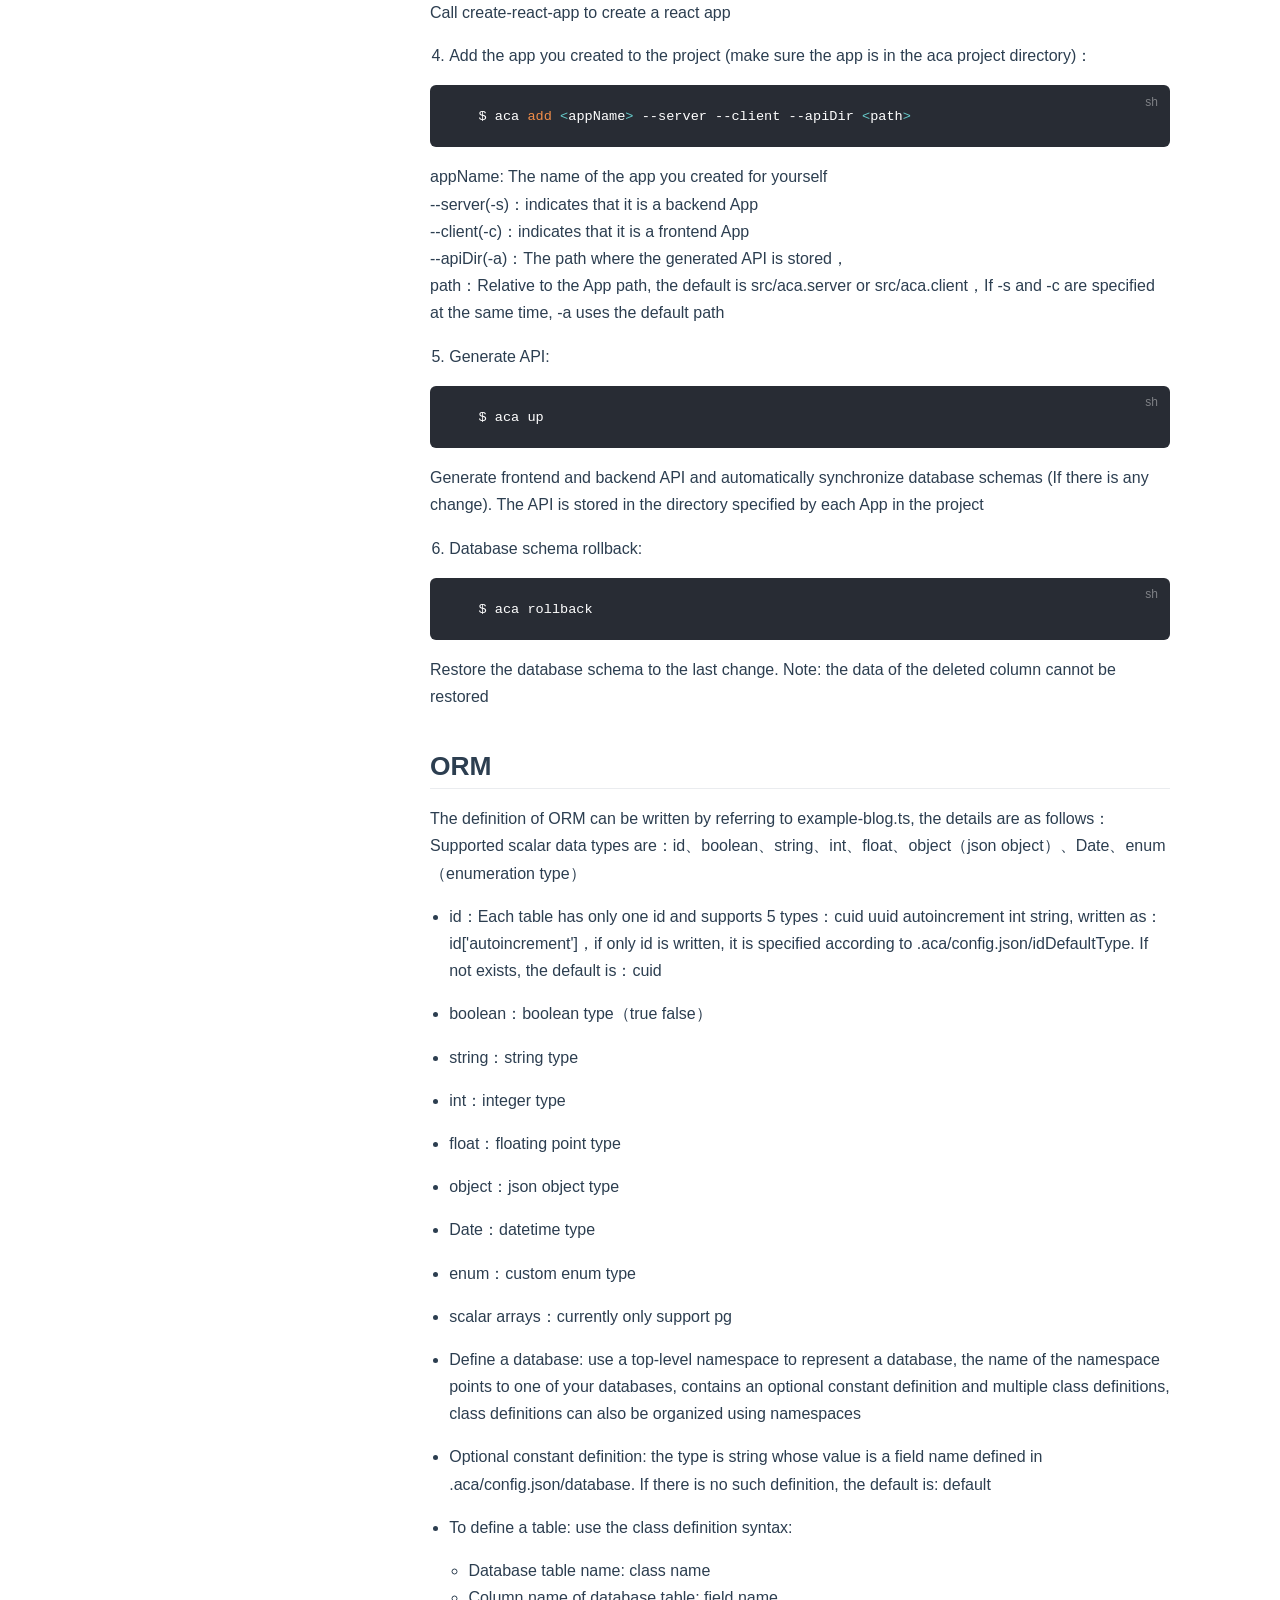
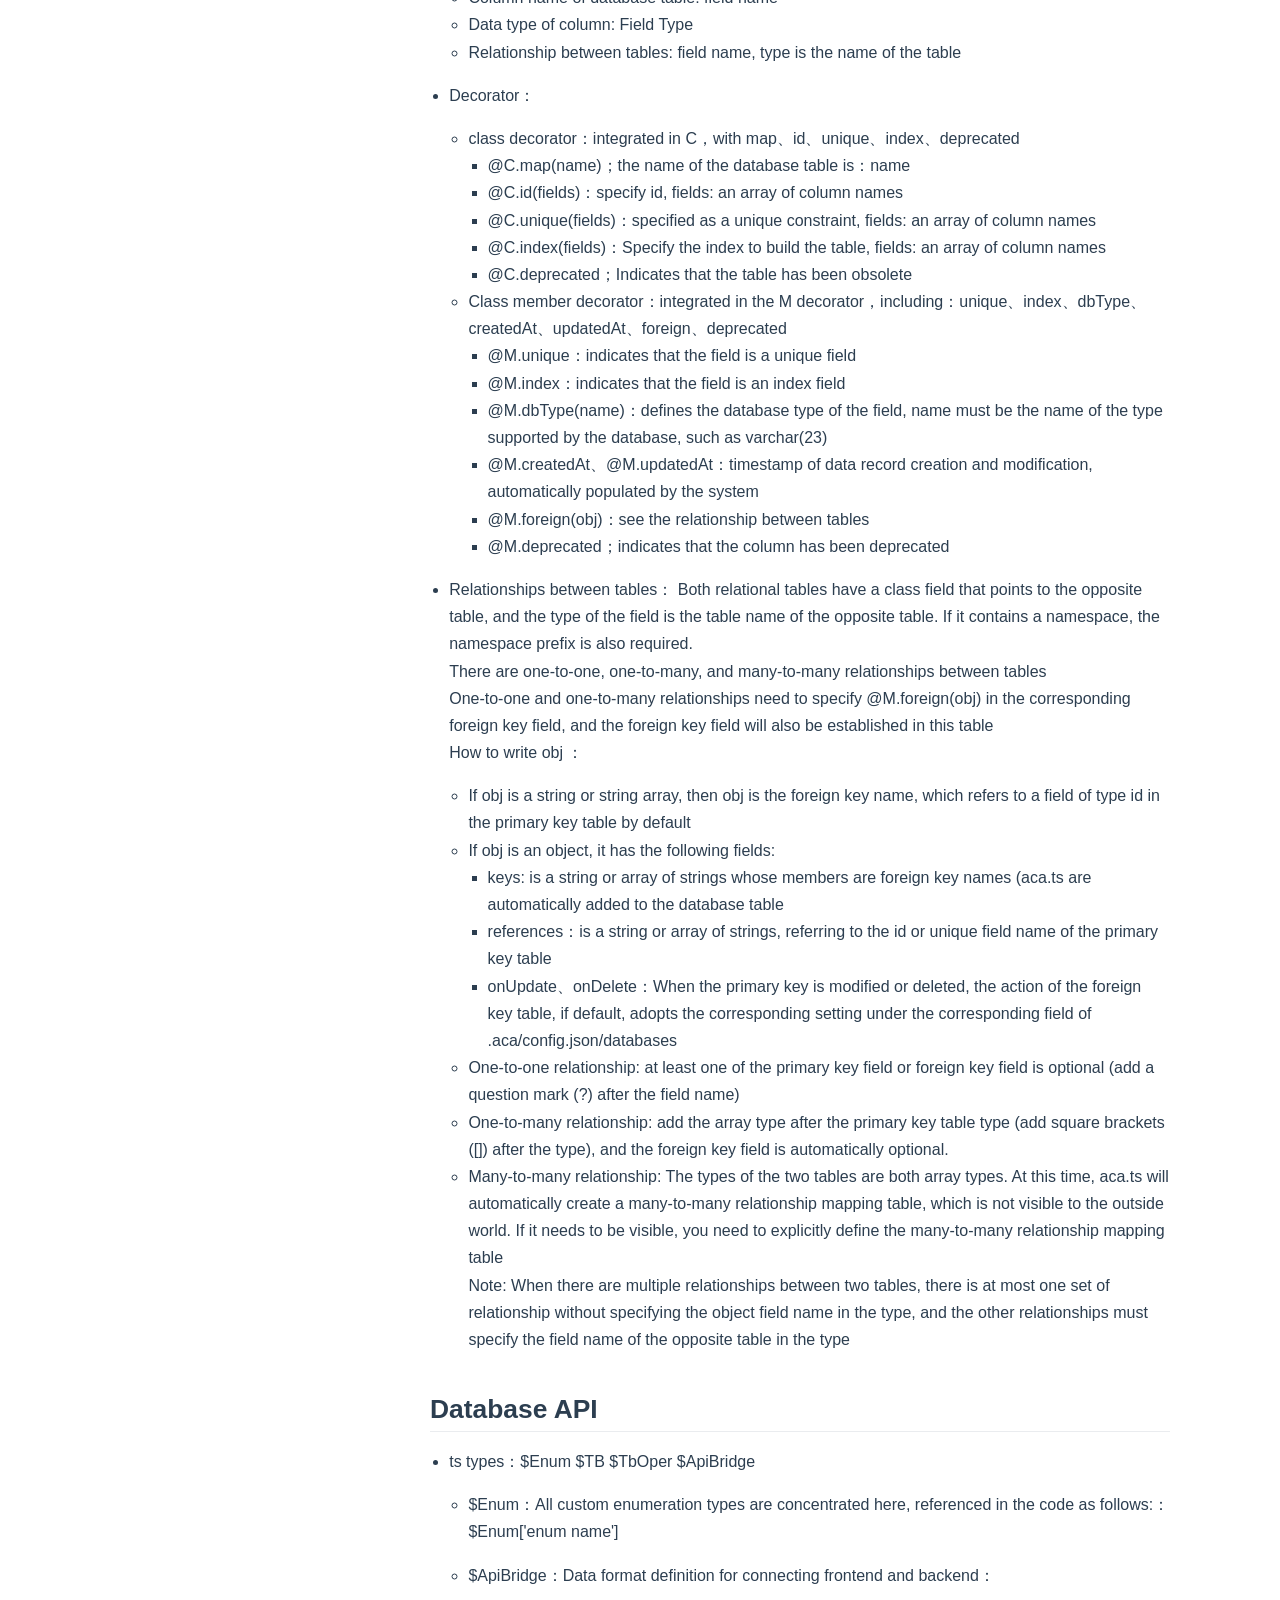
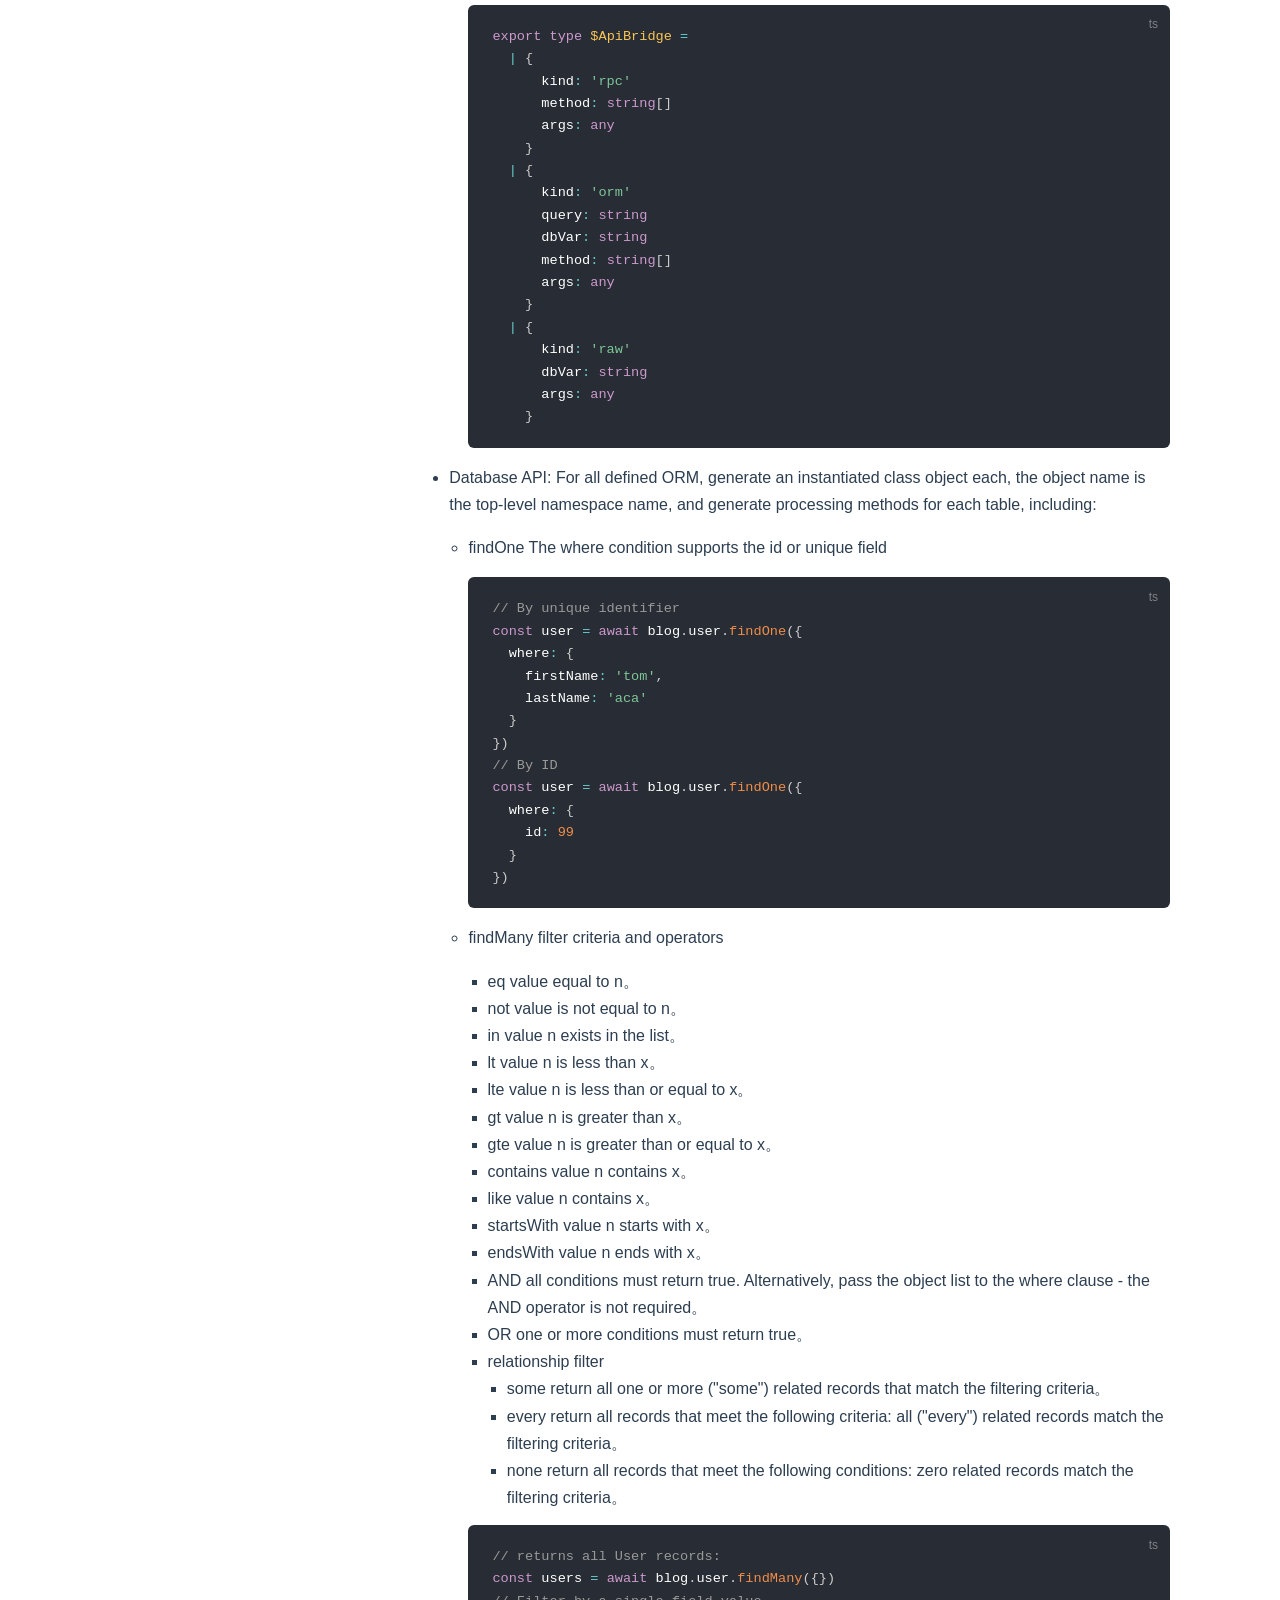
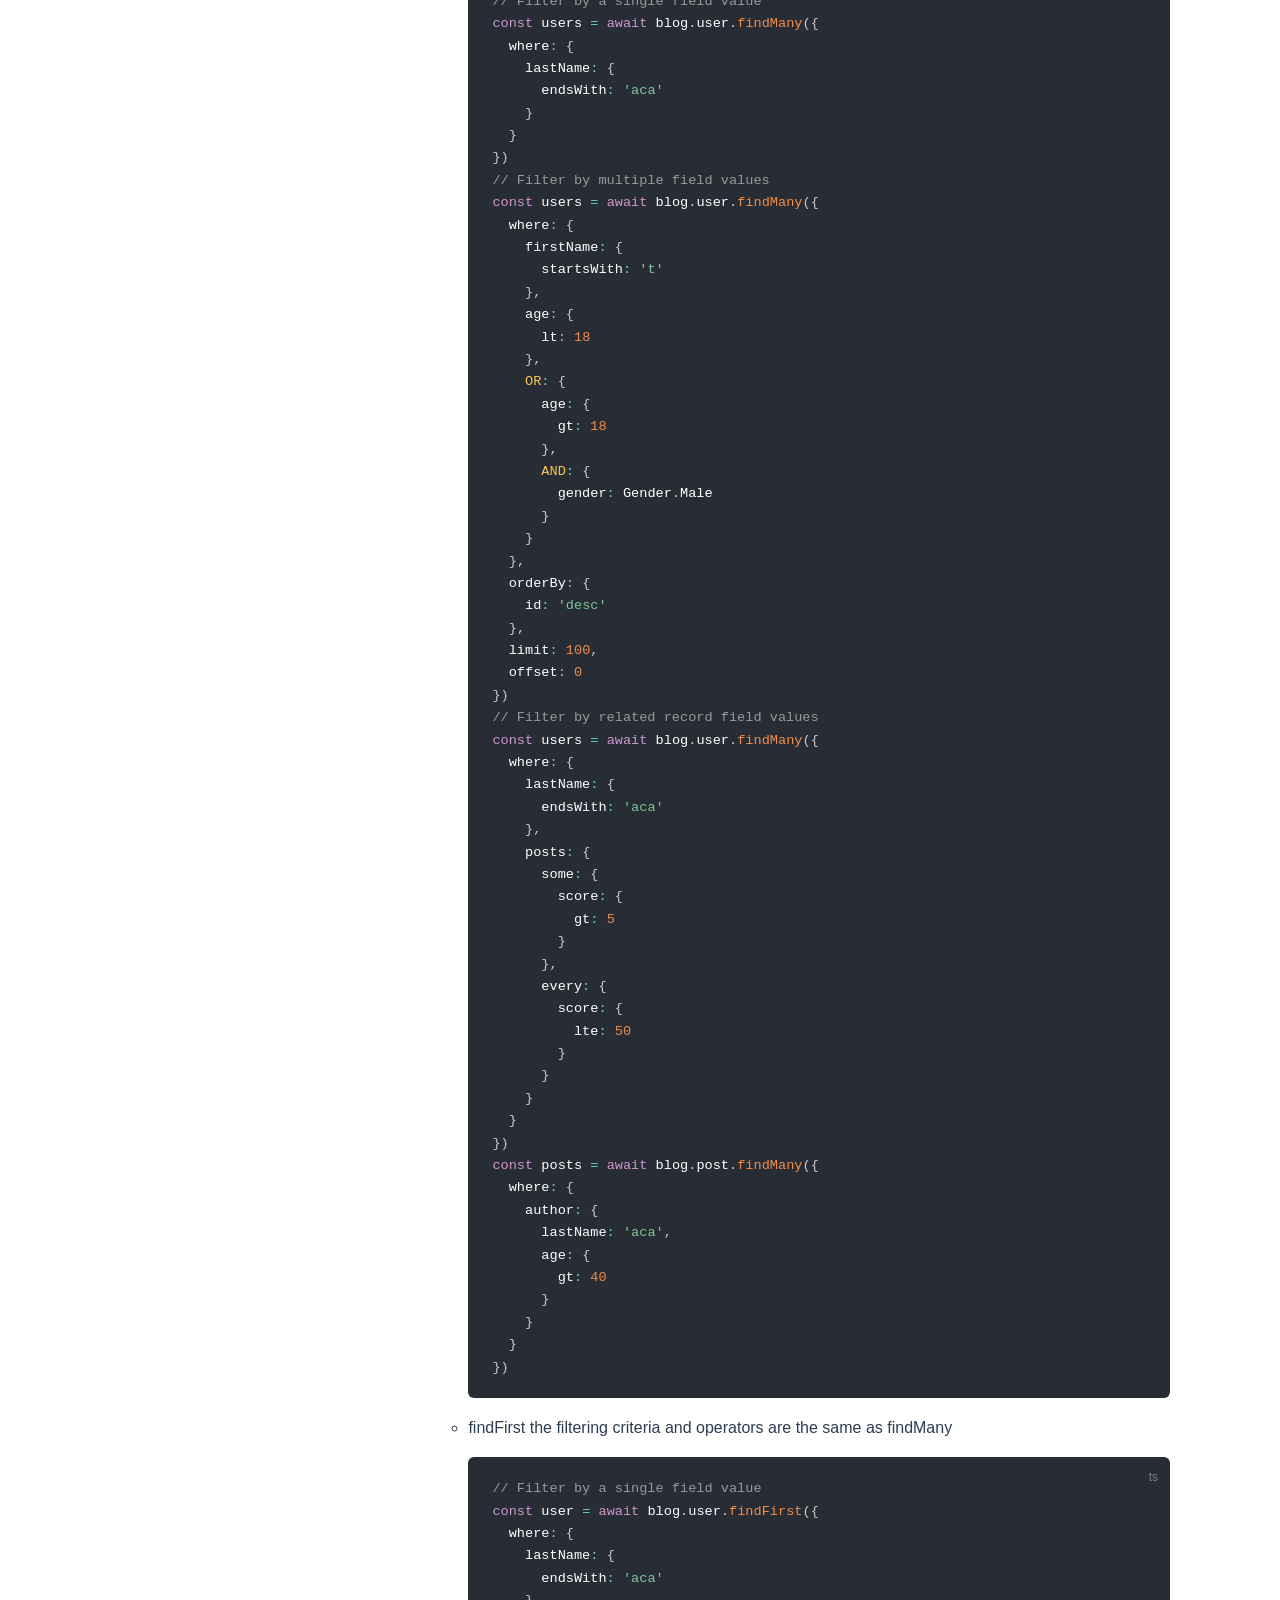
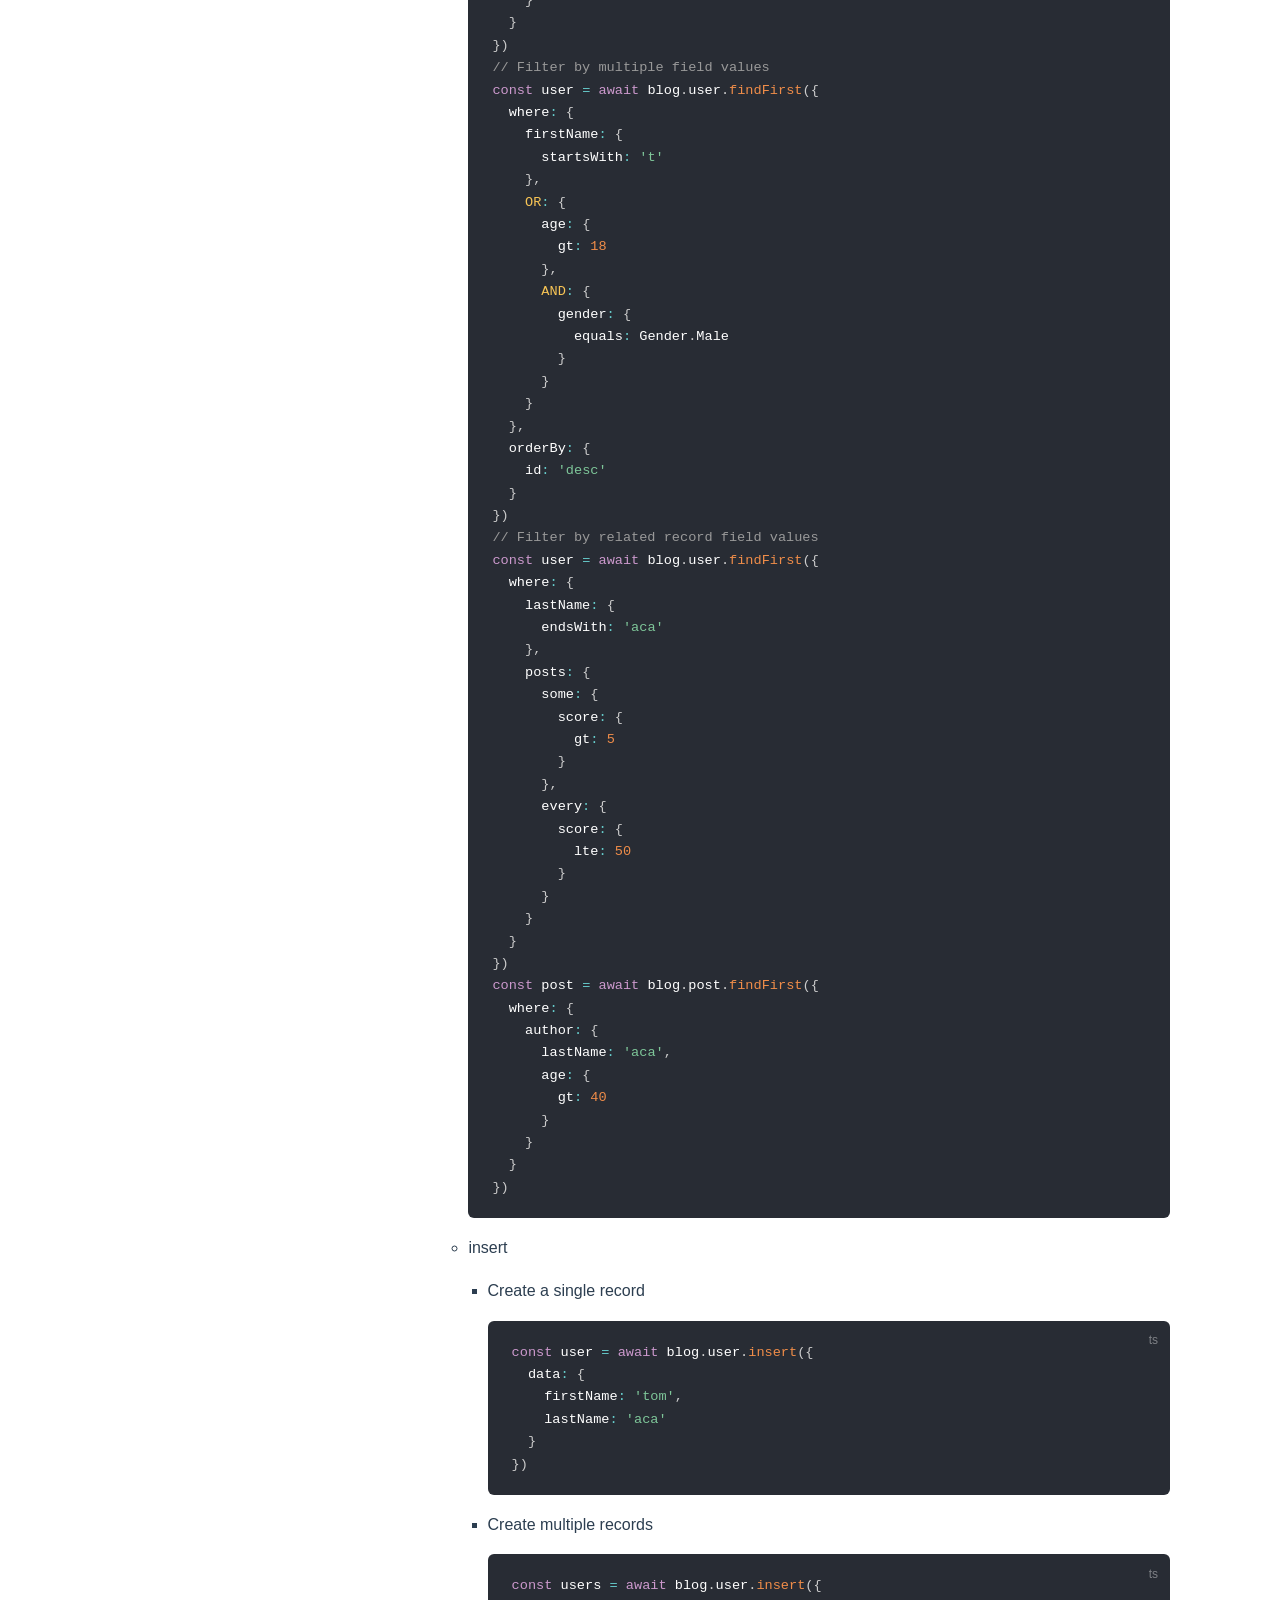
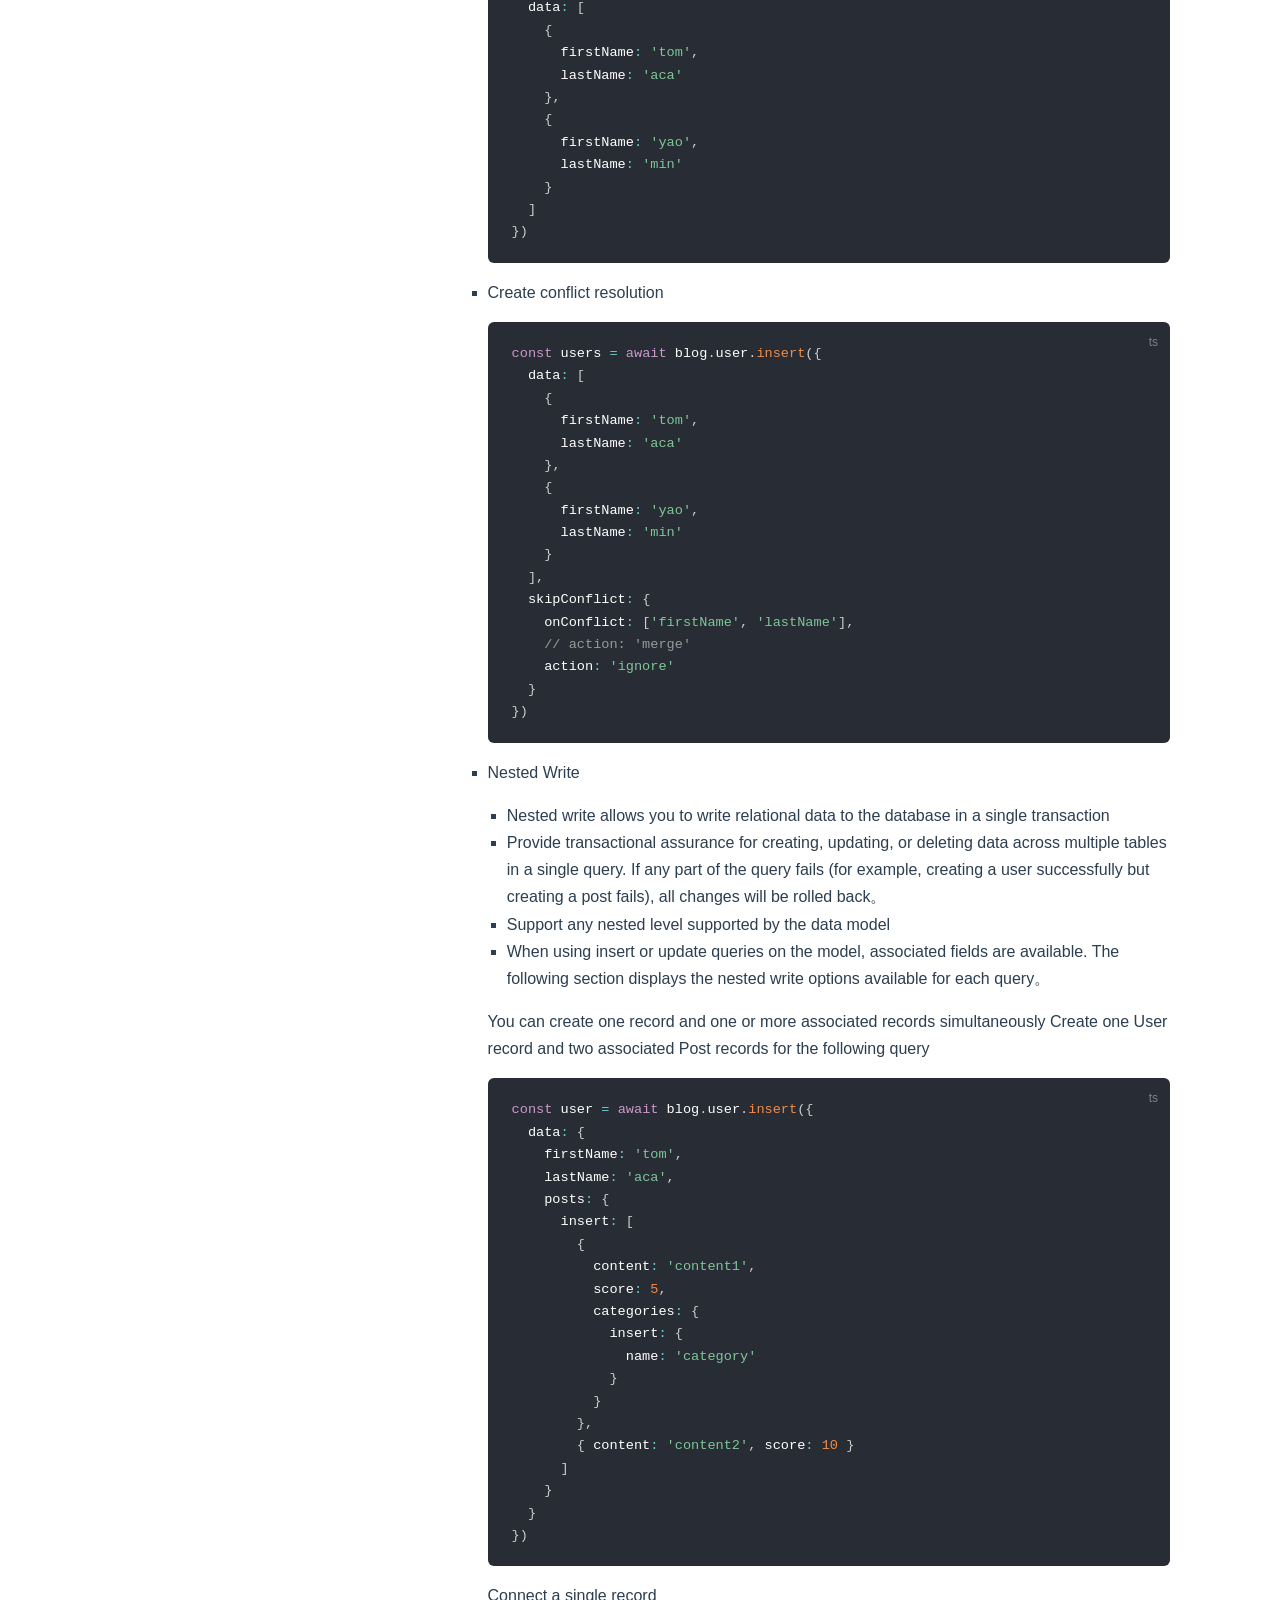
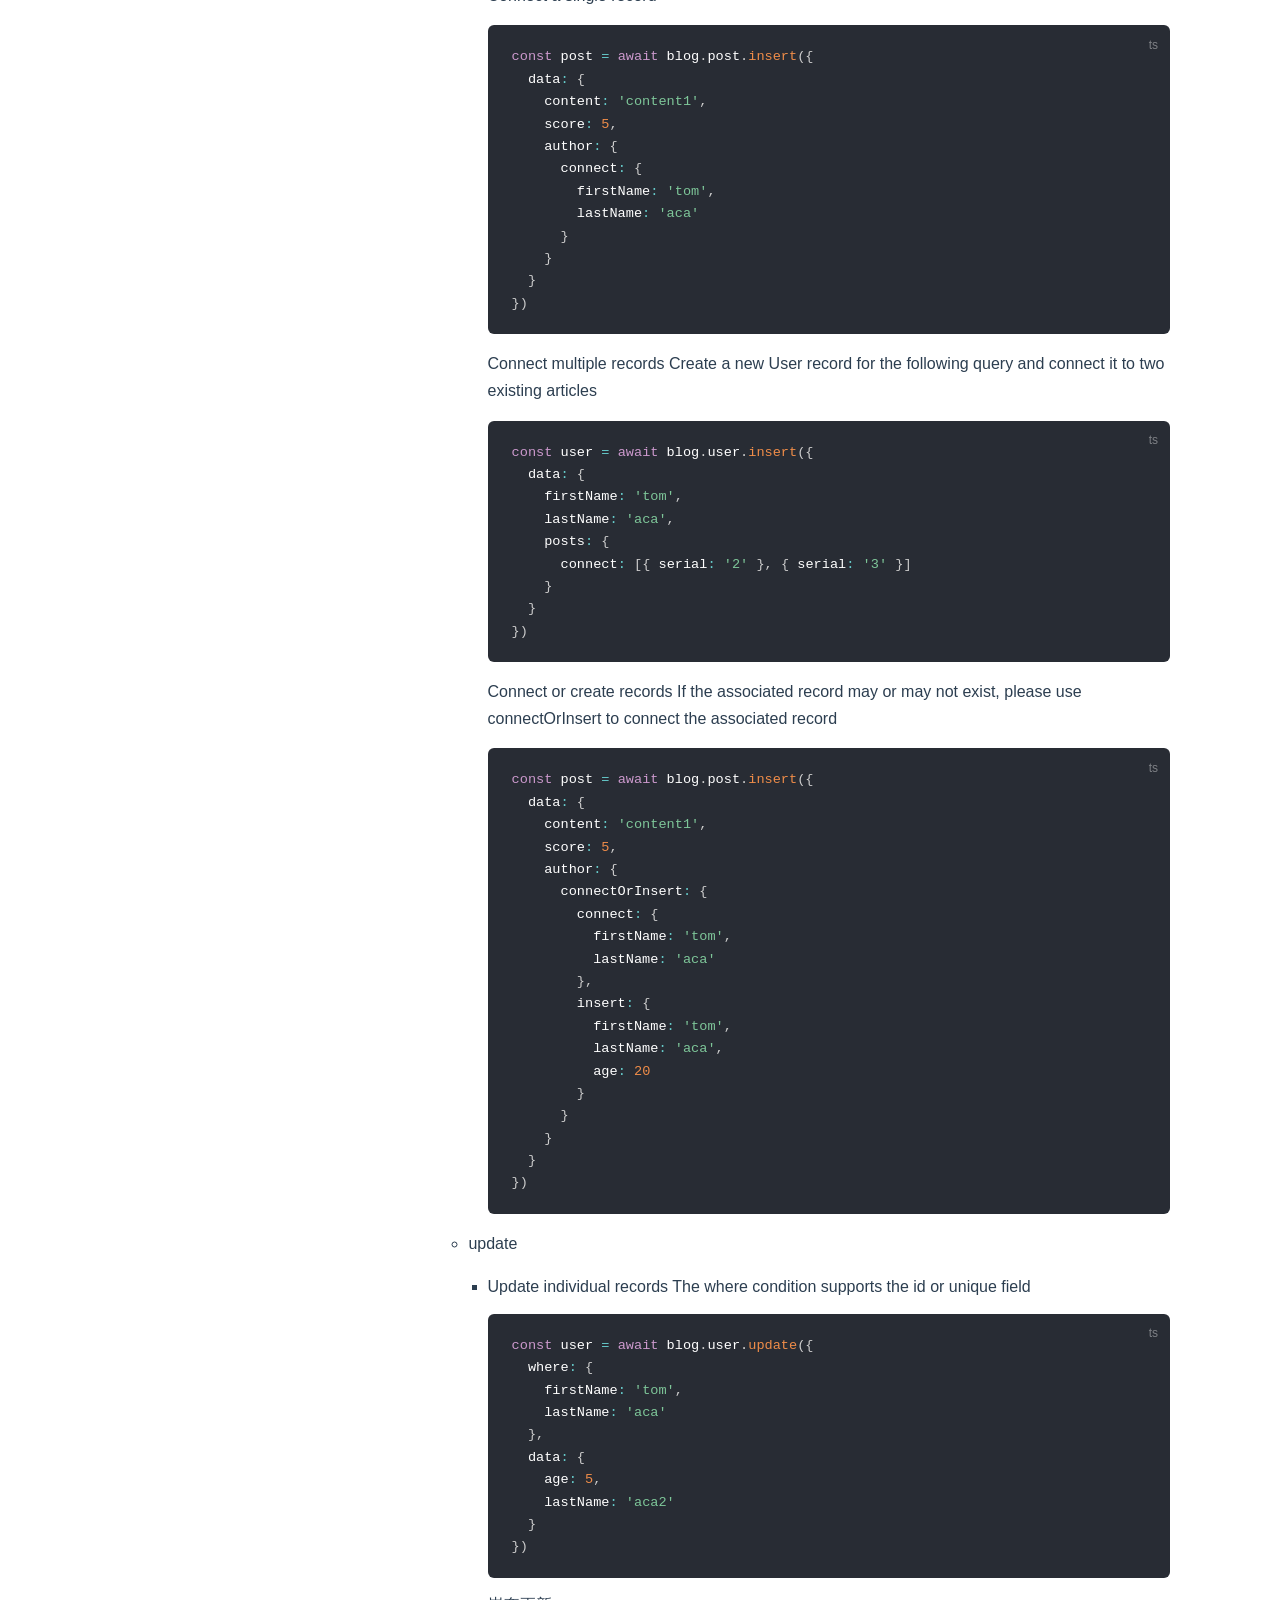
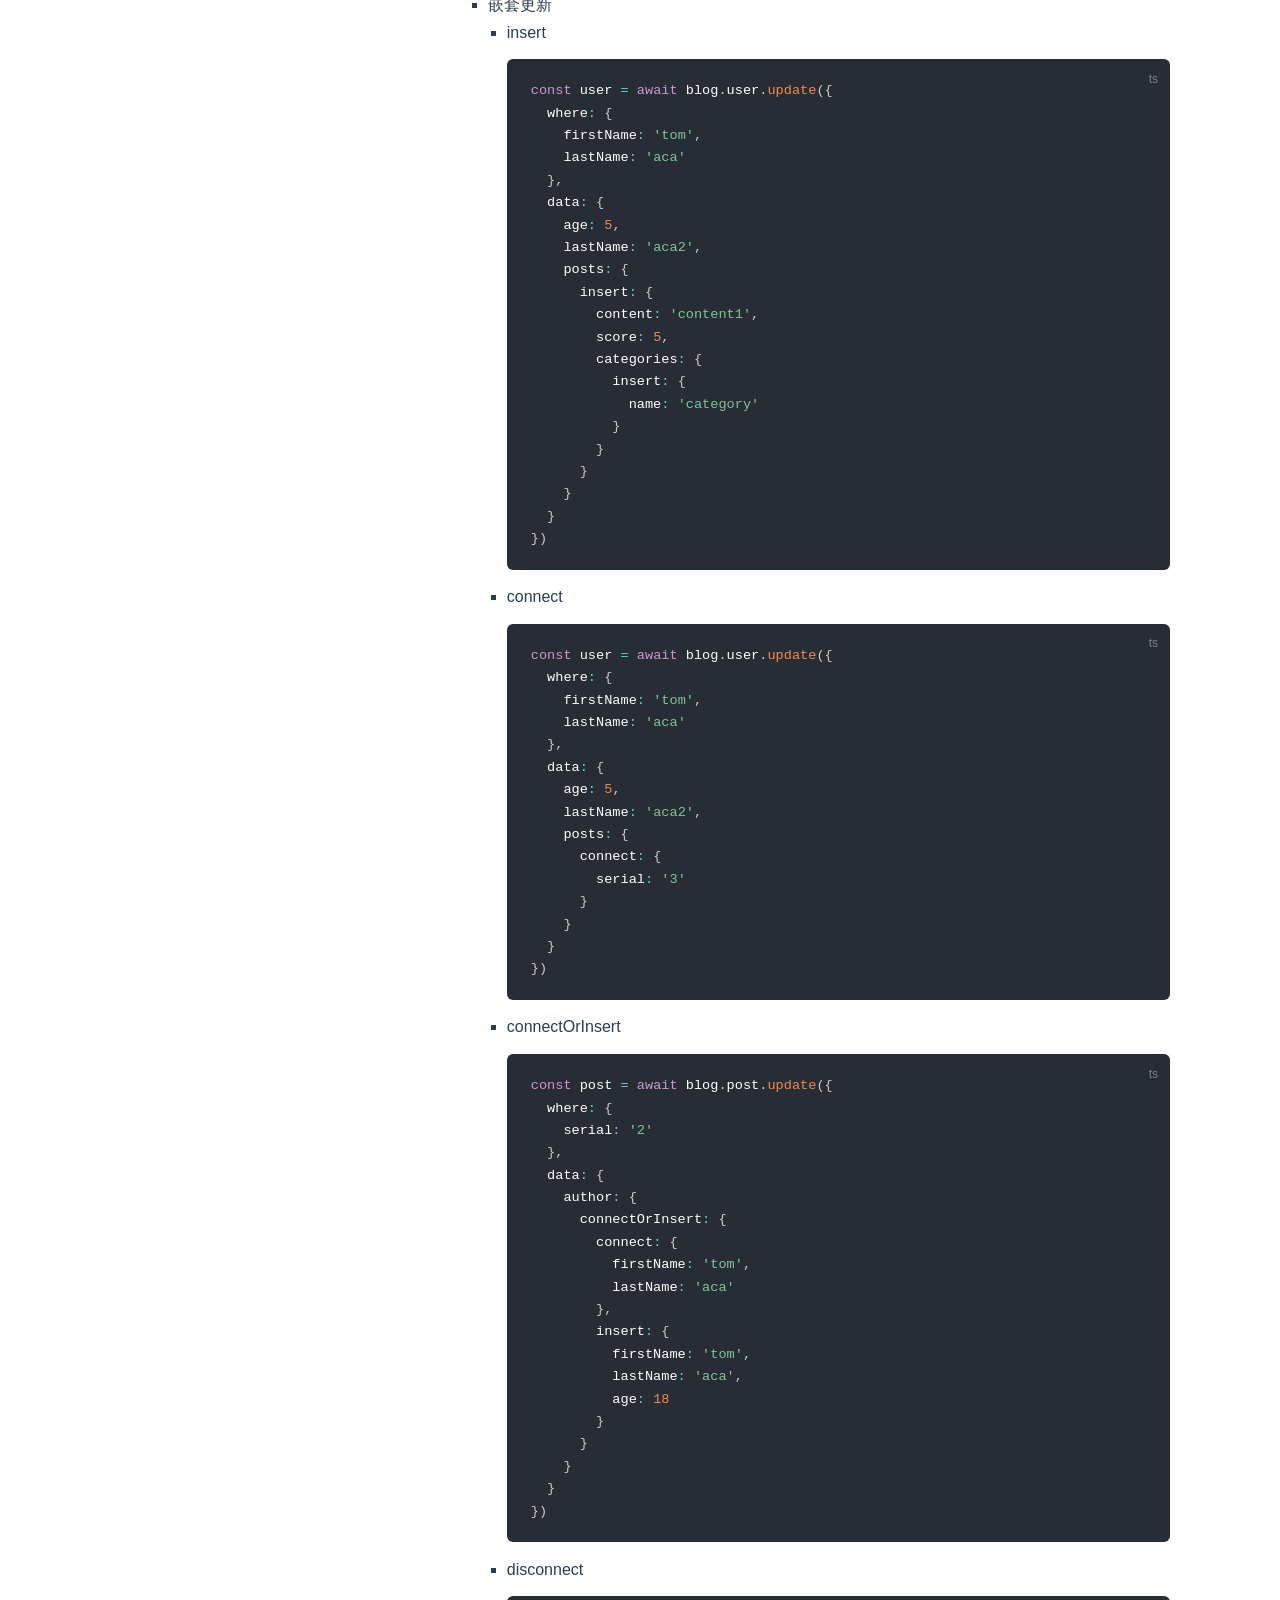
<file: guide.html>
<!DOCTYPE html>
<html lang="en-US">
  <head>
    <meta charset="utf-8">
    <meta name="viewport" content="width=device-width,initial-scale=1">
    <title>Guide | Aca.ts</title>
    <meta name="generator" content="VuePress 1.9.7">
    
    <meta name="description" content="CLI that automatically ">
    
    <link rel="preload" href="/assets/css/0.styles.1f8a509b.css" as="style"><link rel="preload" href="/assets/js/app.8e4a1e90.js" as="script"><link rel="preload" href="/assets/js/3.3a424c07.js" as="script"><link rel="preload" href="/assets/js/10.d2928415.js" as="script"><link rel="prefetch" href="/assets/js/11.4b9e63c0.js"><link rel="prefetch" href="/assets/js/12.e1dfbe22.js"><link rel="prefetch" href="/assets/js/13.ea3558af.js"><link rel="prefetch" href="/assets/js/14.42e652da.js"><link rel="prefetch" href="/assets/js/15.310d602b.js"><link rel="prefetch" href="/assets/js/16.b964bc73.js"><link rel="prefetch" href="/assets/js/4.3a5d42a7.js"><link rel="prefetch" href="/assets/js/5.0150813a.js"><link rel="prefetch" href="/assets/js/6.18a98952.js"><link rel="prefetch" href="/assets/js/7.1f9cb122.js"><link rel="prefetch" href="/assets/js/8.fb43af7d.js"><link rel="prefetch" href="/assets/js/9.5a055c16.js"><link rel="prefetch" href="/assets/js/vendors~docsearch.271cdf46.js">
    <link rel="stylesheet" href="/assets/css/0.styles.1f8a509b.css">
  </head>
  <body>
    <div id="app" data-server-rendered="true"><div class="theme-container"><header class="navbar"><div class="sidebar-button"><svg xmlns="http://www.w3.org/2000/svg" aria-hidden="true" role="img" viewBox="0 0 448 512" class="icon"><path fill="currentColor" d="M436 124H12c-6.627 0-12-5.373-12-12V80c0-6.627 5.373-12 12-12h424c6.627 0 12 5.373 12 12v32c0 6.627-5.373 12-12 12zm0 160H12c-6.627 0-12-5.373-12-12v-32c0-6.627 5.373-12 12-12h424c6.627 0 12 5.373 12 12v32c0 6.627-5.373 12-12 12zm0 160H12c-6.627 0-12-5.373-12-12v-32c0-6.627 5.373-12 12-12h424c6.627 0 12 5.373 12 12v32c0 6.627-5.373 12-12 12z"></path></svg></div> <a href="/" class="home-link router-link-active"><!----> <span class="site-name">Aca.ts</span></a> <div class="links"><div class="search-box"><input aria-label="Search" autocomplete="off" spellcheck="false" value=""> <!----></div> <nav class="nav-links can-hide"><div class="nav-item"><a href="/guide/" class="nav-link">
  Guide
</a></div><div class="nav-item"><a href="/question/" class="nav-link">
  Q &amp; A
</a></div><div class="nav-item"><a href="/changelog.html" class="nav-link">
  Changelog
</a></div><div class="nav-item"><a href="https://github.com/lglie/aca.ts" target="_blank" rel="noopener noreferrer" class="nav-link external">
  GitHub
  <span><svg xmlns="http://www.w3.org/2000/svg" aria-hidden="true" focusable="false" x="0px" y="0px" viewBox="0 0 100 100" width="15" height="15" class="icon outbound"><path fill="currentColor" d="M18.8,85.1h56l0,0c2.2,0,4-1.8,4-4v-32h-8v28h-48v-48h28v-8h-32l0,0c-2.2,0-4,1.8-4,4v56C14.8,83.3,16.6,85.1,18.8,85.1z"></path> <polygon fill="currentColor" points="45.7,48.7 51.3,54.3 77.2,28.5 77.2,37.2 85.2,37.2 85.2,14.9 62.8,14.9 62.8,22.9 71.5,22.9"></polygon></svg> <span class="sr-only">(opens new window)</span></span></a></div><div class="nav-item"><div class="dropdown-wrapper"><button type="button" aria-label="Languages" class="dropdown-title"><span class="title">Languages</span> <span class="arrow down"></span></button> <button type="button" aria-label="Languages" class="mobile-dropdown-title"><span class="title">Languages</span> <span class="arrow right"></span></button> <ul class="nav-dropdown" style="display:none;"><li class="dropdown-item"><!----> <a href="/guide.html" aria-current="page" class="nav-link router-link-exact-active router-link-active">
  English
</a></li><li class="dropdown-item"><!----> <a href="/zh/guide.html" class="nav-link">
  简体中文
</a></li></ul></div></div> <!----></nav></div></header> <div class="sidebar-mask"></div> <aside class="sidebar"><nav class="nav-links"><div class="nav-item"><a href="/guide/" class="nav-link">
  Guide
</a></div><div class="nav-item"><a href="/question/" class="nav-link">
  Q &amp; A
</a></div><div class="nav-item"><a href="/changelog.html" class="nav-link">
  Changelog
</a></div><div class="nav-item"><a href="https://github.com/lglie/aca.ts" target="_blank" rel="noopener noreferrer" class="nav-link external">
  GitHub
  <span><svg xmlns="http://www.w3.org/2000/svg" aria-hidden="true" focusable="false" x="0px" y="0px" viewBox="0 0 100 100" width="15" height="15" class="icon outbound"><path fill="currentColor" d="M18.8,85.1h56l0,0c2.2,0,4-1.8,4-4v-32h-8v28h-48v-48h28v-8h-32l0,0c-2.2,0-4,1.8-4,4v56C14.8,83.3,16.6,85.1,18.8,85.1z"></path> <polygon fill="currentColor" points="45.7,48.7 51.3,54.3 77.2,28.5 77.2,37.2 85.2,37.2 85.2,14.9 62.8,14.9 62.8,22.9 71.5,22.9"></polygon></svg> <span class="sr-only">(opens new window)</span></span></a></div><div class="nav-item"><div class="dropdown-wrapper"><button type="button" aria-label="Languages" class="dropdown-title"><span class="title">Languages</span> <span class="arrow down"></span></button> <button type="button" aria-label="Languages" class="mobile-dropdown-title"><span class="title">Languages</span> <span class="arrow right"></span></button> <ul class="nav-dropdown" style="display:none;"><li class="dropdown-item"><!----> <a href="/guide.html" aria-current="page" class="nav-link router-link-exact-active router-link-active">
  English
</a></li><li class="dropdown-item"><!----> <a href="/zh/guide.html" class="nav-link">
  简体中文
</a></li></ul></div></div> <!----></nav>  <ul class="sidebar-links"><li><section class="sidebar-group depth-0"><p class="sidebar-heading open"><span>Guide</span> <!----></p> <ul class="sidebar-links sidebar-group-items"><li><a href="/guide.html#about-aca-ts" class="sidebar-link">About Aca.ts</a><ul class="sidebar-sub-headers"></ul></li><li><a href="/guide.html#features" class="sidebar-link">Features</a><ul class="sidebar-sub-headers"></ul></li><li><a href="/guide.html#quick-started" class="sidebar-link">Quick started</a><ul class="sidebar-sub-headers"></ul></li><li><a href="/guide.html#configuration" class="sidebar-link">Configuration</a><ul class="sidebar-sub-headers"></ul></li><li><a href="/guide.html#cli" class="sidebar-link">CLI</a><ul class="sidebar-sub-headers"></ul></li><li><a href="/guide.html#orm" class="sidebar-link">ORM</a><ul class="sidebar-sub-headers"></ul></li><li><a href="/guide.html#database-api" class="sidebar-link">Database API</a><ul class="sidebar-sub-headers"></ul></li><li><a href="/guide.html#rpc-function" class="sidebar-link">RPC function</a><ul class="sidebar-sub-headers"></ul></li><li><a href="/guide.html#safety" class="sidebar-link">Safety</a><ul class="sidebar-sub-headers"></ul></li><li><a href="/guide.html#development-advice" class="sidebar-link">Development advice</a><ul class="sidebar-sub-headers"></ul></li></ul></section></li></ul> </aside> <main class="page"> <div class="theme-default-content content__default"><h1 id="guide"><a href="#guide" class="header-anchor">#</a> Guide</h1> <h2 id="about-aca-ts"><a href="#about-aca-ts" class="header-anchor">#</a> About Aca.ts</h2> <p>Aca.ts is a full stack development tool that is only used for front-end development, which can automatically synchronize database schema and generate database query APIs according to a typescript ORM document; Automatically generate the frontend access backend APIs according to the backend functions and database query APIs, so that the backend code can be developed on the frontend.</p> <h2 id="features"><a href="#features" class="header-anchor">#</a> Features</h2> <ul><li>Support database transactions</li> <li>Support mapping of database tables and columns (map)</li> <li>Support multiple databases</li> <li>Supports table and function namespaces</li> <li>Automatic generation of frontend and backend data interaction interfaces (like RPC, no need to define routes)</li> <li>Framework independent, applicable to any existing frontend and backend JS frameworks</li> <li>The backend code is developed and tested on the frontend, no communication with the backend</li> <li>The TS code prompt is perfect and can be developed without looking at the document</li></ul> <h2 id="quick-started"><a href="#quick-started" class="header-anchor">#</a> Quick started</h2> <p>Prerequisites: Please install (if not installed) node.js(v18.0.0^) and ts-node.<br>
Run the following commands in sequence in the terminal：</p> <div class="language-bash extra-class"><pre class="language-bash"><code>$ <span class="token function">npm</span> <span class="token function">install</span> -g aca.ts
$ aca create acaProject <span class="token operator">&amp;&amp;</span> <span class="token builtin class-name">cd</span> acaProject
$ aca server
$ aca client
$ aca up
</code></pre></div><p>Then, start server and client in two seperate terminals.<br>
Run in the server directory:</p> <div class="language-bash extra-class"><pre class="language-bash"><code>$ <span class="token function">npm</span> run dev
</code></pre></div><p>Run in the client directory：</p> <div class="language-bash extra-class"><pre class="language-bash"><code>$ <span class="token function">npm</span> start
</code></pre></div><p>The example has a built-in Better-Sqlite3 database. Clicking the button on the opened page will create a database user table record and return its id.<br>
For specific code, please visit App.tsx page, which shows how to use database API and RPC functions on the frontend.</p> <h2 id="configuration"><a href="#configuration" class="header-anchor">#</a> Configuration</h2> <p>config.json is located in the .aca directory, and the specific fields are described as follows：</p> <ul><li><p>ORM: The name of the typescript ORM file you wrote yourself, and the ORM file must be stored in the .aca directory</p></li> <li><p>databases: Database related configuration (supports multiple databases), the field name is the variable name specified when the database model is defined in the ORM file. The default is: default, and the database configurations that can be specified are:</p> <ul><li>tableNameWithNamespace：The default is true. When defining the ORM, it supports the use of namespaces to classify each table definition. When creating a database, aca should also add the namespace prefix. If it is false, the name of the database table is just the name of the class you defined.</li> <li>onlyApi: The default is false. When you need to use a database provided by a third party in your project, you cannot modify such a database schema, but only generate an API without synchronizing the database schema</li> <li>idDefaultType：The default is &quot;cuid&quot;. When the id type is not specified, this type is used by default</li> <li>foreignKeyConstraint: Defaults to true, foreign key tables use foreign key constraints</li> <li>onUpdate onDelete：The default is &quot;cascade&quot;. When the primary key is modified or deleted, the action of the foreign key</li> <li>connectOption：Database connection options, refer to Knex.js connection options</li></ul></li> <li><p>serverApps；It is a dictionary object. All backend apps under the project are registered here. You can also fill in the relevant information of the backend apps you created here (the same effect as adding name by aca add)</p> <ul><li>Field name: the name of the app，</li> <li>apiDir：The path name of the generated API (relative to the App), the default is: &quot;src/aca.server&quot;</li></ul></li> <li><p>clientApps：It is a dictionary object. All frontend apps under the project are registered here. You can also fill in the relevant information of the frontend apps you created here (the same effect as adding name by aca add)</p> <ul><li>Field name: the name of the app，</li> <li>apiDir：The path name of the generated API (relative to the App), the default is &quot;src/aca.client&quot;</li> <li>allowRPCs：It is an array, indicating that the app can only access the list of RPC servers in the backend. If there is no such field, the RPC of all backend apps under the project can be accessed by default.</li></ul></li></ul> <h2 id="cli"><a href="#cli" class="header-anchor">#</a> CLI</h2> <p>Aca.ts has the following commands：</p> <ol><li>Create a new project：</li></ol> <div class="language-bash extra-class"><pre class="language-bash"><code>   $ aca create <span class="token punctuation">[</span>projectName<span class="token punctuation">]</span>
</code></pre></div><p>projectName: Your own project name<br>
Running this command will create a projectName folder in the current directory, which contains a folder named .aca, and the configuration file config.json is located under the .aca folder<br>
The following commands need to be run in the projectName directory or the created app directory.</p> <ol start="2"><li>Create a backend app:</li></ol> <div class="language-bash extra-class"><pre class="language-bash"><code>   $ aca server <span class="token operator">&lt;</span>appName<span class="token operator">&gt;</span>
</code></pre></div><p>appName default：server<br></p> <p>Create a simple backend service based on the koa framework</p> <ol start="3"><li>Create a frontend app:</li></ol> <div class="language-bash extra-class"><pre class="language-bash"><code>   $ aca client <span class="token operator">&lt;</span>appName<span class="token operator">&gt;</span>
</code></pre></div><p>appName default：client<br>
Call create-react-app to create a react app</p> <ol start="4"><li>Add the app you created to the project (make sure the app is in the aca project directory)：</li></ol> <div class="language-bash extra-class"><pre class="language-bash"><code>   $ aca <span class="token function">add</span> <span class="token operator">&lt;</span>appName<span class="token operator">&gt;</span> --server --client --apiDir <span class="token operator">&lt;</span>path<span class="token operator">&gt;</span>
</code></pre></div><p>appName: The name of the app you created for yourself<br>
--server(-s)：indicates that it is a backend App<br>
--client(-c)：indicates that it is a frontend App<br>
--apiDir(-a)：The path where the generated API is stored，<br>
path：Relative to the App path, the default is src/aca.server or src/aca.client，If -s and -c are specified at the same time, -a uses the default path</p> <ol start="5"><li>Generate API:</li></ol> <div class="language-bash extra-class"><pre class="language-bash"><code>   $ aca up
</code></pre></div><p>Generate frontend and backend API and automatically synchronize database schemas (If there is any change). The API is stored in the directory specified by each App in the project</p> <ol start="6"><li>Database schema rollback:</li></ol> <div class="language-bash extra-class"><pre class="language-bash"><code>   $ aca rollback
</code></pre></div><p>Restore the database schema to the last change. Note: the data of the deleted column cannot be restored</p> <h2 id="orm"><a href="#orm" class="header-anchor">#</a> ORM</h2> <p>The definition of ORM can be written by referring to example-blog.ts, the details are as follows：<br>
Supported scalar data types are：id、boolean、string、int、float、object（json object）、Date、enum（enumeration type）</p> <ul><li><p>id：Each table has only one id and supports 5 types：cuid uuid autoincrement int string, written as：id['autoincrement']，if only id is written, it is specified according to .aca/config.json/idDefaultType. If not exists, the default is：cuid</p></li> <li><p>boolean：boolean type（true false）</p></li> <li><p>string：string type</p></li> <li><p>int：integer type</p></li> <li><p>float：floating point type</p></li> <li><p>object：json object type</p></li> <li><p>Date：datetime type</p></li> <li><p>enum：custom enum type</p></li> <li><p>scalar arrays：currently only support pg</p></li> <li><p>Define a database: use a top-level namespace to represent a database, the name of the namespace points to one of your databases, contains an optional constant definition and multiple class definitions, class definitions can also be organized using namespaces</p></li> <li><p>Optional constant definition: the type is string whose value is a field name defined in .aca/config.json/database. If there is no such definition, the default is: default</p></li> <li><p>To define a table: use the class definition syntax:</p> <ul><li>Database table name: class name</li> <li>Column name of database table: field name</li> <li>Data type of column: Field Type</li> <li>Relationship between tables: field name, type is the name of the table</li></ul></li> <li><p>Decorator：</p> <ul><li>class decorator：integrated in C，with map、id、unique、index、deprecated
<ul><li>@C.map(name)；the name of the database table is：name</li> <li>@C.id(fields)：specify id, fields: an array of column names</li> <li>@C.unique(fields)：specified as a unique constraint, fields: an array of column names</li> <li>@C.index(fields)：Specify the index to build the table, fields: an array of column names</li> <li>@C.deprecated；Indicates that the table has been obsolete</li></ul></li> <li>Class member decorator：integrated in the M decorator，including：unique、index、dbType、createdAt、updatedAt、foreign、deprecated
<ul><li>@M.unique：indicates that the field is a unique field</li> <li>@M.index：indicates that the field is an index field</li> <li>@M.dbType(name)：defines the database type of the field, name must be the name of the type supported by the database, such as varchar(23)</li> <li>@M.createdAt、@M.updatedAt：timestamp of data record creation and modification, automatically populated by the system</li> <li>@M.foreign(obj)：see the relationship between tables</li> <li>@M.deprecated；indicates that the column has been deprecated</li></ul></li></ul></li> <li><p>Relationships between tables：
Both relational tables have a class field that points to the opposite table, and the type of the field is the table name of the opposite table. If it contains a namespace, the namespace prefix is ​​also required.<br>
There are one-to-one, one-to-many, and many-to-many relationships between tables<br>
One-to-one and one-to-many relationships need to specify @M.foreign(obj) in the corresponding foreign key field, and the foreign key field will also be established in this table<br>
How to write obj ：</p> <ul><li>If obj is a string or string array, then obj is the foreign key name, which refers to a field of type id in the primary key table by default</li> <li>If obj is an object, it has the following fields:
<ul><li>keys: is a string or array of strings whose members are foreign key names (aca.ts are automatically added to the database table</li> <li>references：is a string or array of strings, referring to the id or unique field name of the primary key table</li> <li>onUpdate、onDelete：When the primary key is modified or deleted, the action of the foreign key table, if default, adopts the corresponding setting under the corresponding field of .aca/config.json/databases</li></ul></li> <li>One-to-one relationship: at least one of the primary key field or foreign key field is optional (add a question mark (?) after the field name)</li> <li>One-to-many relationship: add the array type after the primary key table type (add square brackets ([]) after the type), and the foreign key field is automatically optional.</li> <li>Many-to-many relationship: The types of the two tables are both array types. At this time, aca.ts will automatically create a many-to-many relationship mapping table, which is not visible to the outside world. If it needs to be visible, you need to explicitly define the many-to-many relationship mapping table<br>
Note: When there are multiple relationships between two tables, there is at most one set of relationship without specifying the object field name in the type, and the other relationships must specify the field name of the opposite table in the type</li></ul></li></ul> <h2 id="database-api"><a href="#database-api" class="header-anchor">#</a> Database API</h2> <ul><li><p>ts types：$Enum $TB $TbOper $ApiBridge</p> <ul><li><p>$Enum：All custom enumeration types are concentrated here, referenced in the code as follows:：$Enum['enum name']</p></li> <li><p>$ApiBridge：Data format definition for connecting frontend and backend：</p> <div class="language-typescript extra-class"><pre class="language-typescript"><code><span class="token keyword">export</span> <span class="token keyword">type</span> <span class="token class-name">$ApiBridge</span> <span class="token operator">=</span>
  <span class="token operator">|</span> <span class="token punctuation">{</span>
      kind<span class="token operator">:</span> <span class="token string">'rpc'</span>
      method<span class="token operator">:</span> <span class="token builtin">string</span><span class="token punctuation">[</span><span class="token punctuation">]</span>
      args<span class="token operator">:</span> <span class="token builtin">any</span>
    <span class="token punctuation">}</span>
  <span class="token operator">|</span> <span class="token punctuation">{</span>
      kind<span class="token operator">:</span> <span class="token string">'orm'</span>
      query<span class="token operator">:</span> <span class="token builtin">string</span>
      dbVar<span class="token operator">:</span> <span class="token builtin">string</span>
      method<span class="token operator">:</span> <span class="token builtin">string</span><span class="token punctuation">[</span><span class="token punctuation">]</span>
      args<span class="token operator">:</span> <span class="token builtin">any</span>
    <span class="token punctuation">}</span>
  <span class="token operator">|</span> <span class="token punctuation">{</span>
      kind<span class="token operator">:</span> <span class="token string">'raw'</span>
      dbVar<span class="token operator">:</span> <span class="token builtin">string</span>
      args<span class="token operator">:</span> <span class="token builtin">any</span>
    <span class="token punctuation">}</span>
</code></pre></div></li></ul></li> <li><p>Database API: For all defined ORM, generate an instantiated class object each, the object name is the top-level namespace name, and generate processing methods for each table, including:</p> <ul><li><p>findOne
The where condition supports the id or unique field</p> <div class="language-typescript extra-class"><pre class="language-typescript"><code><span class="token comment">// By unique identifier</span>
<span class="token keyword">const</span> user <span class="token operator">=</span> <span class="token keyword">await</span> blog<span class="token punctuation">.</span>user<span class="token punctuation">.</span><span class="token function">findOne</span><span class="token punctuation">(</span><span class="token punctuation">{</span>
  where<span class="token operator">:</span> <span class="token punctuation">{</span>
    firstName<span class="token operator">:</span> <span class="token string">'tom'</span><span class="token punctuation">,</span>
    lastName<span class="token operator">:</span> <span class="token string">'aca'</span>
  <span class="token punctuation">}</span>
<span class="token punctuation">}</span><span class="token punctuation">)</span>
<span class="token comment">// By ID</span>
<span class="token keyword">const</span> user <span class="token operator">=</span> <span class="token keyword">await</span> blog<span class="token punctuation">.</span>user<span class="token punctuation">.</span><span class="token function">findOne</span><span class="token punctuation">(</span><span class="token punctuation">{</span>
  where<span class="token operator">:</span> <span class="token punctuation">{</span>
    id<span class="token operator">:</span> <span class="token number">99</span>
  <span class="token punctuation">}</span>
<span class="token punctuation">}</span><span class="token punctuation">)</span>
</code></pre></div></li> <li><p>findMany
filter criteria and operators</p> <ul><li>eq value equal to n。</li> <li>not value is not equal to n。</li> <li>in value n exists in the list。</li> <li>lt value n is less than x。</li> <li>lte value n is less than or equal to x。</li> <li>gt value n is greater than x。</li> <li>gte value n is greater than or equal to x。</li> <li>contains value n contains x。</li> <li>like value n contains x。</li> <li>startsWith value n starts with x。</li> <li>endsWith value n ends with x。</li> <li>AND all conditions must return true. Alternatively, pass the object list to the where clause - the AND operator is not required。</li> <li>OR one or more conditions must return true。</li> <li>relationship filter
<ul><li>some return all one or more (&quot;some&quot;) related records that match the filtering criteria。</li> <li>every return all records that meet the following criteria: all (&quot;every&quot;) related records match the filtering criteria。</li> <li>none return all records that meet the following conditions: zero related records match the filtering criteria。</li></ul></li></ul> <div class="language-typescript extra-class"><pre class="language-typescript"><code><span class="token comment">// returns all User records:</span>
<span class="token keyword">const</span> users <span class="token operator">=</span> <span class="token keyword">await</span> blog<span class="token punctuation">.</span>user<span class="token punctuation">.</span><span class="token function">findMany</span><span class="token punctuation">(</span><span class="token punctuation">{</span><span class="token punctuation">}</span><span class="token punctuation">)</span>
<span class="token comment">// Filter by a single field value</span>
<span class="token keyword">const</span> users <span class="token operator">=</span> <span class="token keyword">await</span> blog<span class="token punctuation">.</span>user<span class="token punctuation">.</span><span class="token function">findMany</span><span class="token punctuation">(</span><span class="token punctuation">{</span>
  where<span class="token operator">:</span> <span class="token punctuation">{</span>
    lastName<span class="token operator">:</span> <span class="token punctuation">{</span>
      endsWith<span class="token operator">:</span> <span class="token string">'aca'</span>
    <span class="token punctuation">}</span>
  <span class="token punctuation">}</span>
<span class="token punctuation">}</span><span class="token punctuation">)</span>
<span class="token comment">// Filter by multiple field values</span>
<span class="token keyword">const</span> users <span class="token operator">=</span> <span class="token keyword">await</span> blog<span class="token punctuation">.</span>user<span class="token punctuation">.</span><span class="token function">findMany</span><span class="token punctuation">(</span><span class="token punctuation">{</span>
  where<span class="token operator">:</span> <span class="token punctuation">{</span>
    firstName<span class="token operator">:</span> <span class="token punctuation">{</span>
      startsWith<span class="token operator">:</span> <span class="token string">'t'</span>
    <span class="token punctuation">}</span><span class="token punctuation">,</span>
    age<span class="token operator">:</span> <span class="token punctuation">{</span>
      lt<span class="token operator">:</span> <span class="token number">18</span>
    <span class="token punctuation">}</span><span class="token punctuation">,</span>
    <span class="token constant">OR</span><span class="token operator">:</span> <span class="token punctuation">{</span>
      age<span class="token operator">:</span> <span class="token punctuation">{</span>
        gt<span class="token operator">:</span> <span class="token number">18</span>
      <span class="token punctuation">}</span><span class="token punctuation">,</span>
      <span class="token constant">AND</span><span class="token operator">:</span> <span class="token punctuation">{</span>
        gender<span class="token operator">:</span> Gender<span class="token punctuation">.</span>Male
      <span class="token punctuation">}</span>
    <span class="token punctuation">}</span>
  <span class="token punctuation">}</span><span class="token punctuation">,</span>
  orderBy<span class="token operator">:</span> <span class="token punctuation">{</span>
    id<span class="token operator">:</span> <span class="token string">'desc'</span>
  <span class="token punctuation">}</span><span class="token punctuation">,</span>
  limit<span class="token operator">:</span> <span class="token number">100</span><span class="token punctuation">,</span>
  offset<span class="token operator">:</span> <span class="token number">0</span>
<span class="token punctuation">}</span><span class="token punctuation">)</span>
<span class="token comment">// Filter by related record field values</span>
<span class="token keyword">const</span> users <span class="token operator">=</span> <span class="token keyword">await</span> blog<span class="token punctuation">.</span>user<span class="token punctuation">.</span><span class="token function">findMany</span><span class="token punctuation">(</span><span class="token punctuation">{</span>
  where<span class="token operator">:</span> <span class="token punctuation">{</span>
    lastName<span class="token operator">:</span> <span class="token punctuation">{</span>
      endsWith<span class="token operator">:</span> <span class="token string">'aca'</span>
    <span class="token punctuation">}</span><span class="token punctuation">,</span>
    posts<span class="token operator">:</span> <span class="token punctuation">{</span>
      some<span class="token operator">:</span> <span class="token punctuation">{</span>
        score<span class="token operator">:</span> <span class="token punctuation">{</span>
          gt<span class="token operator">:</span> <span class="token number">5</span>
        <span class="token punctuation">}</span>
      <span class="token punctuation">}</span><span class="token punctuation">,</span>
      every<span class="token operator">:</span> <span class="token punctuation">{</span>
        score<span class="token operator">:</span> <span class="token punctuation">{</span>
          lte<span class="token operator">:</span> <span class="token number">50</span>
        <span class="token punctuation">}</span>
      <span class="token punctuation">}</span>
    <span class="token punctuation">}</span>
  <span class="token punctuation">}</span>
<span class="token punctuation">}</span><span class="token punctuation">)</span>
<span class="token keyword">const</span> posts <span class="token operator">=</span> <span class="token keyword">await</span> blog<span class="token punctuation">.</span>post<span class="token punctuation">.</span><span class="token function">findMany</span><span class="token punctuation">(</span><span class="token punctuation">{</span>
  where<span class="token operator">:</span> <span class="token punctuation">{</span>
    author<span class="token operator">:</span> <span class="token punctuation">{</span>
      lastName<span class="token operator">:</span> <span class="token string">'aca'</span><span class="token punctuation">,</span>
      age<span class="token operator">:</span> <span class="token punctuation">{</span>
        gt<span class="token operator">:</span> <span class="token number">40</span>
      <span class="token punctuation">}</span>
    <span class="token punctuation">}</span>
  <span class="token punctuation">}</span>
<span class="token punctuation">}</span><span class="token punctuation">)</span>
</code></pre></div></li> <li><p>findFirst
the filtering criteria and operators are the same as findMany</p> <div class="language-typescript extra-class"><pre class="language-typescript"><code><span class="token comment">// Filter by a single field value</span>
<span class="token keyword">const</span> user <span class="token operator">=</span> <span class="token keyword">await</span> blog<span class="token punctuation">.</span>user<span class="token punctuation">.</span><span class="token function">findFirst</span><span class="token punctuation">(</span><span class="token punctuation">{</span>
  where<span class="token operator">:</span> <span class="token punctuation">{</span>
    lastName<span class="token operator">:</span> <span class="token punctuation">{</span>
      endsWith<span class="token operator">:</span> <span class="token string">'aca'</span>
    <span class="token punctuation">}</span>
  <span class="token punctuation">}</span>
<span class="token punctuation">}</span><span class="token punctuation">)</span>
<span class="token comment">// Filter by multiple field values</span>
<span class="token keyword">const</span> user <span class="token operator">=</span> <span class="token keyword">await</span> blog<span class="token punctuation">.</span>user<span class="token punctuation">.</span><span class="token function">findFirst</span><span class="token punctuation">(</span><span class="token punctuation">{</span>
  where<span class="token operator">:</span> <span class="token punctuation">{</span>
    firstName<span class="token operator">:</span> <span class="token punctuation">{</span>
      startsWith<span class="token operator">:</span> <span class="token string">'t'</span>
    <span class="token punctuation">}</span><span class="token punctuation">,</span>
    <span class="token constant">OR</span><span class="token operator">:</span> <span class="token punctuation">{</span>
      age<span class="token operator">:</span> <span class="token punctuation">{</span>
        gt<span class="token operator">:</span> <span class="token number">18</span>
      <span class="token punctuation">}</span><span class="token punctuation">,</span>
      <span class="token constant">AND</span><span class="token operator">:</span> <span class="token punctuation">{</span>
        gender<span class="token operator">:</span> <span class="token punctuation">{</span>
          equals<span class="token operator">:</span> Gender<span class="token punctuation">.</span>Male
        <span class="token punctuation">}</span>
      <span class="token punctuation">}</span>
    <span class="token punctuation">}</span>
  <span class="token punctuation">}</span><span class="token punctuation">,</span>
  orderBy<span class="token operator">:</span> <span class="token punctuation">{</span>
    id<span class="token operator">:</span> <span class="token string">'desc'</span>
  <span class="token punctuation">}</span>
<span class="token punctuation">}</span><span class="token punctuation">)</span>
<span class="token comment">// Filter by related record field values</span>
<span class="token keyword">const</span> user <span class="token operator">=</span> <span class="token keyword">await</span> blog<span class="token punctuation">.</span>user<span class="token punctuation">.</span><span class="token function">findFirst</span><span class="token punctuation">(</span><span class="token punctuation">{</span>
  where<span class="token operator">:</span> <span class="token punctuation">{</span>
    lastName<span class="token operator">:</span> <span class="token punctuation">{</span>
      endsWith<span class="token operator">:</span> <span class="token string">'aca'</span>
    <span class="token punctuation">}</span><span class="token punctuation">,</span>
    posts<span class="token operator">:</span> <span class="token punctuation">{</span>
      some<span class="token operator">:</span> <span class="token punctuation">{</span>
        score<span class="token operator">:</span> <span class="token punctuation">{</span>
          gt<span class="token operator">:</span> <span class="token number">5</span>
        <span class="token punctuation">}</span>
      <span class="token punctuation">}</span><span class="token punctuation">,</span>
      every<span class="token operator">:</span> <span class="token punctuation">{</span>
        score<span class="token operator">:</span> <span class="token punctuation">{</span>
          lte<span class="token operator">:</span> <span class="token number">50</span>
        <span class="token punctuation">}</span>
      <span class="token punctuation">}</span>
    <span class="token punctuation">}</span>
  <span class="token punctuation">}</span>
<span class="token punctuation">}</span><span class="token punctuation">)</span>
<span class="token keyword">const</span> post <span class="token operator">=</span> <span class="token keyword">await</span> blog<span class="token punctuation">.</span>post<span class="token punctuation">.</span><span class="token function">findFirst</span><span class="token punctuation">(</span><span class="token punctuation">{</span>
  where<span class="token operator">:</span> <span class="token punctuation">{</span>
    author<span class="token operator">:</span> <span class="token punctuation">{</span>
      lastName<span class="token operator">:</span> <span class="token string">'aca'</span><span class="token punctuation">,</span>
      age<span class="token operator">:</span> <span class="token punctuation">{</span>
        gt<span class="token operator">:</span> <span class="token number">40</span>
      <span class="token punctuation">}</span>
    <span class="token punctuation">}</span>
  <span class="token punctuation">}</span>
<span class="token punctuation">}</span><span class="token punctuation">)</span>
</code></pre></div></li> <li><p>insert</p> <ul><li><p>Create a single record</p> <div class="language-typescript extra-class"><pre class="language-typescript"><code><span class="token keyword">const</span> user <span class="token operator">=</span> <span class="token keyword">await</span> blog<span class="token punctuation">.</span>user<span class="token punctuation">.</span><span class="token function">insert</span><span class="token punctuation">(</span><span class="token punctuation">{</span>
  data<span class="token operator">:</span> <span class="token punctuation">{</span>
    firstName<span class="token operator">:</span> <span class="token string">'tom'</span><span class="token punctuation">,</span>
    lastName<span class="token operator">:</span> <span class="token string">'aca'</span>
  <span class="token punctuation">}</span>
<span class="token punctuation">}</span><span class="token punctuation">)</span>
</code></pre></div></li> <li><p>Create multiple records</p> <div class="language-typescript extra-class"><pre class="language-typescript"><code><span class="token keyword">const</span> users <span class="token operator">=</span> <span class="token keyword">await</span> blog<span class="token punctuation">.</span>user<span class="token punctuation">.</span><span class="token function">insert</span><span class="token punctuation">(</span><span class="token punctuation">{</span>
  data<span class="token operator">:</span> <span class="token punctuation">[</span>
    <span class="token punctuation">{</span>
      firstName<span class="token operator">:</span> <span class="token string">'tom'</span><span class="token punctuation">,</span>
      lastName<span class="token operator">:</span> <span class="token string">'aca'</span>
    <span class="token punctuation">}</span><span class="token punctuation">,</span>
    <span class="token punctuation">{</span>
      firstName<span class="token operator">:</span> <span class="token string">'yao'</span><span class="token punctuation">,</span>
      lastName<span class="token operator">:</span> <span class="token string">'min'</span>
    <span class="token punctuation">}</span>
  <span class="token punctuation">]</span>
<span class="token punctuation">}</span><span class="token punctuation">)</span>
</code></pre></div></li> <li><p>Create conflict resolution</p> <div class="language-typescript extra-class"><pre class="language-typescript"><code><span class="token keyword">const</span> users <span class="token operator">=</span> <span class="token keyword">await</span> blog<span class="token punctuation">.</span>user<span class="token punctuation">.</span><span class="token function">insert</span><span class="token punctuation">(</span><span class="token punctuation">{</span>
  data<span class="token operator">:</span> <span class="token punctuation">[</span>
    <span class="token punctuation">{</span>
      firstName<span class="token operator">:</span> <span class="token string">'tom'</span><span class="token punctuation">,</span>
      lastName<span class="token operator">:</span> <span class="token string">'aca'</span>
    <span class="token punctuation">}</span><span class="token punctuation">,</span>
    <span class="token punctuation">{</span>
      firstName<span class="token operator">:</span> <span class="token string">'yao'</span><span class="token punctuation">,</span>
      lastName<span class="token operator">:</span> <span class="token string">'min'</span>
    <span class="token punctuation">}</span>
  <span class="token punctuation">]</span><span class="token punctuation">,</span>
  skipConflict<span class="token operator">:</span> <span class="token punctuation">{</span>
    onConflict<span class="token operator">:</span> <span class="token punctuation">[</span><span class="token string">'firstName'</span><span class="token punctuation">,</span> <span class="token string">'lastName'</span><span class="token punctuation">]</span><span class="token punctuation">,</span>
    <span class="token comment">// action: 'merge'</span>
    action<span class="token operator">:</span> <span class="token string">'ignore'</span>
  <span class="token punctuation">}</span>
<span class="token punctuation">}</span><span class="token punctuation">)</span>
</code></pre></div></li> <li><p>Nested Write</p> <ul><li>Nested write allows you to write relational data to the database in a single transaction</li> <li>Provide transactional assurance for creating, updating, or deleting data across multiple tables in a single query. If any part of the query fails (for example, creating a user successfully but creating a post fails), all changes will be rolled back。</li> <li>Support any nested level supported by the data model</li> <li>When using insert or update queries on the model, associated fields are available. The following section displays the nested write options available for each query。</li></ul> <p>You can create one record and one or more associated records simultaneously
Create one User record and two associated Post records for the following query</p> <div class="language-typescript extra-class"><pre class="language-typescript"><code><span class="token keyword">const</span> user <span class="token operator">=</span> <span class="token keyword">await</span> blog<span class="token punctuation">.</span>user<span class="token punctuation">.</span><span class="token function">insert</span><span class="token punctuation">(</span><span class="token punctuation">{</span>
  data<span class="token operator">:</span> <span class="token punctuation">{</span>
    firstName<span class="token operator">:</span> <span class="token string">'tom'</span><span class="token punctuation">,</span>
    lastName<span class="token operator">:</span> <span class="token string">'aca'</span><span class="token punctuation">,</span>
    posts<span class="token operator">:</span> <span class="token punctuation">{</span>
      insert<span class="token operator">:</span> <span class="token punctuation">[</span>
        <span class="token punctuation">{</span>
          content<span class="token operator">:</span> <span class="token string">'content1'</span><span class="token punctuation">,</span>
          score<span class="token operator">:</span> <span class="token number">5</span><span class="token punctuation">,</span>
          categories<span class="token operator">:</span> <span class="token punctuation">{</span>
            insert<span class="token operator">:</span> <span class="token punctuation">{</span>
              name<span class="token operator">:</span> <span class="token string">'category'</span>
            <span class="token punctuation">}</span>
          <span class="token punctuation">}</span>
        <span class="token punctuation">}</span><span class="token punctuation">,</span>
        <span class="token punctuation">{</span> content<span class="token operator">:</span> <span class="token string">'content2'</span><span class="token punctuation">,</span> score<span class="token operator">:</span> <span class="token number">10</span> <span class="token punctuation">}</span>
      <span class="token punctuation">]</span>
    <span class="token punctuation">}</span>
  <span class="token punctuation">}</span>
<span class="token punctuation">}</span><span class="token punctuation">)</span>
</code></pre></div><p>Connect a single record</p> <div class="language-typescript extra-class"><pre class="language-typescript"><code><span class="token keyword">const</span> post <span class="token operator">=</span> <span class="token keyword">await</span> blog<span class="token punctuation">.</span>post<span class="token punctuation">.</span><span class="token function">insert</span><span class="token punctuation">(</span><span class="token punctuation">{</span>
  data<span class="token operator">:</span> <span class="token punctuation">{</span>
    content<span class="token operator">:</span> <span class="token string">'content1'</span><span class="token punctuation">,</span>
    score<span class="token operator">:</span> <span class="token number">5</span><span class="token punctuation">,</span>
    author<span class="token operator">:</span> <span class="token punctuation">{</span>
      connect<span class="token operator">:</span> <span class="token punctuation">{</span>
        firstName<span class="token operator">:</span> <span class="token string">'tom'</span><span class="token punctuation">,</span>
        lastName<span class="token operator">:</span> <span class="token string">'aca'</span>
      <span class="token punctuation">}</span>
    <span class="token punctuation">}</span>
  <span class="token punctuation">}</span>
<span class="token punctuation">}</span><span class="token punctuation">)</span>
</code></pre></div><p>Connect multiple records
Create a new User record for the following query and connect it to two existing articles</p> <div class="language-typescript extra-class"><pre class="language-typescript"><code><span class="token keyword">const</span> user <span class="token operator">=</span> <span class="token keyword">await</span> blog<span class="token punctuation">.</span>user<span class="token punctuation">.</span><span class="token function">insert</span><span class="token punctuation">(</span><span class="token punctuation">{</span>
  data<span class="token operator">:</span> <span class="token punctuation">{</span>
    firstName<span class="token operator">:</span> <span class="token string">'tom'</span><span class="token punctuation">,</span>
    lastName<span class="token operator">:</span> <span class="token string">'aca'</span><span class="token punctuation">,</span>
    posts<span class="token operator">:</span> <span class="token punctuation">{</span>
      connect<span class="token operator">:</span> <span class="token punctuation">[</span><span class="token punctuation">{</span> serial<span class="token operator">:</span> <span class="token string">'2'</span> <span class="token punctuation">}</span><span class="token punctuation">,</span> <span class="token punctuation">{</span> serial<span class="token operator">:</span> <span class="token string">'3'</span> <span class="token punctuation">}</span><span class="token punctuation">]</span>
    <span class="token punctuation">}</span>
  <span class="token punctuation">}</span>
<span class="token punctuation">}</span><span class="token punctuation">)</span>
</code></pre></div><p>Connect or create records
If the associated record may or may not exist, please use connectOrInsert to connect the associated record</p> <div class="language-typescript extra-class"><pre class="language-typescript"><code><span class="token keyword">const</span> post <span class="token operator">=</span> <span class="token keyword">await</span> blog<span class="token punctuation">.</span>post<span class="token punctuation">.</span><span class="token function">insert</span><span class="token punctuation">(</span><span class="token punctuation">{</span>
  data<span class="token operator">:</span> <span class="token punctuation">{</span>
    content<span class="token operator">:</span> <span class="token string">'content1'</span><span class="token punctuation">,</span>
    score<span class="token operator">:</span> <span class="token number">5</span><span class="token punctuation">,</span>
    author<span class="token operator">:</span> <span class="token punctuation">{</span>
      connectOrInsert<span class="token operator">:</span> <span class="token punctuation">{</span>
        connect<span class="token operator">:</span> <span class="token punctuation">{</span>
          firstName<span class="token operator">:</span> <span class="token string">'tom'</span><span class="token punctuation">,</span>
          lastName<span class="token operator">:</span> <span class="token string">'aca'</span>
        <span class="token punctuation">}</span><span class="token punctuation">,</span>
        insert<span class="token operator">:</span> <span class="token punctuation">{</span>
          firstName<span class="token operator">:</span> <span class="token string">'tom'</span><span class="token punctuation">,</span>
          lastName<span class="token operator">:</span> <span class="token string">'aca'</span><span class="token punctuation">,</span>
          age<span class="token operator">:</span> <span class="token number">20</span>
        <span class="token punctuation">}</span>
      <span class="token punctuation">}</span>
    <span class="token punctuation">}</span>
  <span class="token punctuation">}</span>
<span class="token punctuation">}</span><span class="token punctuation">)</span>
</code></pre></div></li></ul></li> <li><p>update</p> <ul><li>Update individual records
The where condition supports the id or unique field<div class="language-typescript extra-class"><pre class="language-typescript"><code><span class="token keyword">const</span> user <span class="token operator">=</span> <span class="token keyword">await</span> blog<span class="token punctuation">.</span>user<span class="token punctuation">.</span><span class="token function">update</span><span class="token punctuation">(</span><span class="token punctuation">{</span>
  where<span class="token operator">:</span> <span class="token punctuation">{</span>
    firstName<span class="token operator">:</span> <span class="token string">'tom'</span><span class="token punctuation">,</span>
    lastName<span class="token operator">:</span> <span class="token string">'aca'</span>
  <span class="token punctuation">}</span><span class="token punctuation">,</span>
  data<span class="token operator">:</span> <span class="token punctuation">{</span>
    age<span class="token operator">:</span> <span class="token number">5</span><span class="token punctuation">,</span>
    lastName<span class="token operator">:</span> <span class="token string">'aca2'</span>
  <span class="token punctuation">}</span>
<span class="token punctuation">}</span><span class="token punctuation">)</span>
</code></pre></div></li> <li>嵌套更新
<ul><li>insert<div class="language-typescript extra-class"><pre class="language-typescript"><code><span class="token keyword">const</span> user <span class="token operator">=</span> <span class="token keyword">await</span> blog<span class="token punctuation">.</span>user<span class="token punctuation">.</span><span class="token function">update</span><span class="token punctuation">(</span><span class="token punctuation">{</span>
  where<span class="token operator">:</span> <span class="token punctuation">{</span>
    firstName<span class="token operator">:</span> <span class="token string">'tom'</span><span class="token punctuation">,</span>
    lastName<span class="token operator">:</span> <span class="token string">'aca'</span>
  <span class="token punctuation">}</span><span class="token punctuation">,</span>
  data<span class="token operator">:</span> <span class="token punctuation">{</span>
    age<span class="token operator">:</span> <span class="token number">5</span><span class="token punctuation">,</span>
    lastName<span class="token operator">:</span> <span class="token string">'aca2'</span><span class="token punctuation">,</span>
    posts<span class="token operator">:</span> <span class="token punctuation">{</span>
      insert<span class="token operator">:</span> <span class="token punctuation">{</span>
        content<span class="token operator">:</span> <span class="token string">'content1'</span><span class="token punctuation">,</span>
        score<span class="token operator">:</span> <span class="token number">5</span><span class="token punctuation">,</span>
        categories<span class="token operator">:</span> <span class="token punctuation">{</span>
          insert<span class="token operator">:</span> <span class="token punctuation">{</span>
            name<span class="token operator">:</span> <span class="token string">'category'</span>
          <span class="token punctuation">}</span>
        <span class="token punctuation">}</span>
      <span class="token punctuation">}</span>
    <span class="token punctuation">}</span>
  <span class="token punctuation">}</span>
<span class="token punctuation">}</span><span class="token punctuation">)</span>
</code></pre></div></li> <li>connect<div class="language-typescript extra-class"><pre class="language-typescript"><code><span class="token keyword">const</span> user <span class="token operator">=</span> <span class="token keyword">await</span> blog<span class="token punctuation">.</span>user<span class="token punctuation">.</span><span class="token function">update</span><span class="token punctuation">(</span><span class="token punctuation">{</span>
  where<span class="token operator">:</span> <span class="token punctuation">{</span>
    firstName<span class="token operator">:</span> <span class="token string">'tom'</span><span class="token punctuation">,</span>
    lastName<span class="token operator">:</span> <span class="token string">'aca'</span>
  <span class="token punctuation">}</span><span class="token punctuation">,</span>
  data<span class="token operator">:</span> <span class="token punctuation">{</span>
    age<span class="token operator">:</span> <span class="token number">5</span><span class="token punctuation">,</span>
    lastName<span class="token operator">:</span> <span class="token string">'aca2'</span><span class="token punctuation">,</span>
    posts<span class="token operator">:</span> <span class="token punctuation">{</span>
      connect<span class="token operator">:</span> <span class="token punctuation">{</span>
        serial<span class="token operator">:</span> <span class="token string">'3'</span>
      <span class="token punctuation">}</span>
    <span class="token punctuation">}</span>
  <span class="token punctuation">}</span>
<span class="token punctuation">}</span><span class="token punctuation">)</span>
</code></pre></div></li> <li>connectOrInsert<div class="language-typescript extra-class"><pre class="language-typescript"><code><span class="token keyword">const</span> post <span class="token operator">=</span> <span class="token keyword">await</span> blog<span class="token punctuation">.</span>post<span class="token punctuation">.</span><span class="token function">update</span><span class="token punctuation">(</span><span class="token punctuation">{</span>
  where<span class="token operator">:</span> <span class="token punctuation">{</span>
    serial<span class="token operator">:</span> <span class="token string">'2'</span>
  <span class="token punctuation">}</span><span class="token punctuation">,</span>
  data<span class="token operator">:</span> <span class="token punctuation">{</span>
    author<span class="token operator">:</span> <span class="token punctuation">{</span>
      connectOrInsert<span class="token operator">:</span> <span class="token punctuation">{</span>
        connect<span class="token operator">:</span> <span class="token punctuation">{</span>
          firstName<span class="token operator">:</span> <span class="token string">'tom'</span><span class="token punctuation">,</span>
          lastName<span class="token operator">:</span> <span class="token string">'aca'</span>
        <span class="token punctuation">}</span><span class="token punctuation">,</span>
        insert<span class="token operator">:</span> <span class="token punctuation">{</span>
          firstName<span class="token operator">:</span> <span class="token string">'tom'</span><span class="token punctuation">,</span>
          lastName<span class="token operator">:</span> <span class="token string">'aca'</span><span class="token punctuation">,</span>
          age<span class="token operator">:</span> <span class="token number">18</span>
        <span class="token punctuation">}</span>
      <span class="token punctuation">}</span>
    <span class="token punctuation">}</span>
  <span class="token punctuation">}</span>
<span class="token punctuation">}</span><span class="token punctuation">)</span>
</code></pre></div></li> <li>disconnect<div class="language-typescript extra-class"><pre class="language-typescript"><code><span class="token keyword">const</span> user <span class="token operator">=</span> <span class="token keyword">await</span> blog<span class="token punctuation">.</span>user<span class="token punctuation">.</span><span class="token function">update</span><span class="token punctuation">(</span><span class="token punctuation">{</span>
  where<span class="token operator">:</span> <span class="token punctuation">{</span>
    id<span class="token operator">:</span> <span class="token string">'2'</span>
  <span class="token punctuation">}</span><span class="token punctuation">,</span>
  data<span class="token operator">:</span> <span class="token punctuation">{</span>
    posts<span class="token operator">:</span> <span class="token punctuation">{</span>
      disconnect<span class="token operator">:</span> <span class="token punctuation">{</span>
        serial<span class="token operator">:</span> <span class="token string">'2'</span>
      <span class="token punctuation">}</span>
    <span class="token punctuation">}</span>
  <span class="token punctuation">}</span>
<span class="token punctuation">}</span><span class="token punctuation">)</span>
</code></pre></div></li> <li>set<div class="language-typescript extra-class"><pre class="language-typescript"><code><span class="token keyword">const</span> user <span class="token operator">=</span> <span class="token keyword">await</span> blog<span class="token punctuation">.</span>user<span class="token punctuation">.</span><span class="token function">update</span><span class="token punctuation">(</span><span class="token punctuation">{</span>
  where<span class="token operator">:</span> <span class="token punctuation">{</span>
    id<span class="token operator">:</span> <span class="token string">'2'</span>
  <span class="token punctuation">}</span><span class="token punctuation">,</span>
  data<span class="token operator">:</span> <span class="token punctuation">{</span>
    posts<span class="token operator">:</span> <span class="token punctuation">{</span>
      set<span class="token operator">:</span> <span class="token punctuation">{</span>
        serial<span class="token operator">:</span> <span class="token string">'2'</span>
      <span class="token punctuation">}</span>
    <span class="token punctuation">}</span>
  <span class="token punctuation">}</span>
<span class="token punctuation">}</span><span class="token punctuation">)</span>
</code></pre></div></li> <li>delete<div class="language-typescript extra-class"><pre class="language-typescript"><code><span class="token keyword">const</span> user <span class="token operator">=</span> <span class="token keyword">await</span> blog<span class="token punctuation">.</span>user<span class="token punctuation">.</span><span class="token function">update</span><span class="token punctuation">(</span><span class="token punctuation">{</span>
  where<span class="token operator">:</span> <span class="token punctuation">{</span>
    id<span class="token operator">:</span> <span class="token string">'2'</span>
  <span class="token punctuation">}</span><span class="token punctuation">,</span>
  data<span class="token operator">:</span> <span class="token punctuation">{</span>
    posts<span class="token operator">:</span> <span class="token punctuation">{</span>
      <span class="token keyword">delete</span><span class="token operator">:</span> <span class="token punctuation">{</span>
        serial<span class="token operator">:</span> <span class="token string">'2'</span>
      <span class="token punctuation">}</span>
    <span class="token punctuation">}</span>
  <span class="token punctuation">}</span>
<span class="token punctuation">}</span><span class="token punctuation">)</span>
</code></pre></div></li> <li>deleteMany<div class="language-typescript extra-class"><pre class="language-typescript"><code><span class="token keyword">const</span> user <span class="token operator">=</span> <span class="token keyword">await</span> blog<span class="token punctuation">.</span>user<span class="token punctuation">.</span><span class="token function">update</span><span class="token punctuation">(</span><span class="token punctuation">{</span>
  where<span class="token operator">:</span> <span class="token punctuation">{</span>
    id<span class="token operator">:</span> <span class="token string">'2'</span>
  <span class="token punctuation">}</span><span class="token punctuation">,</span>
  data<span class="token operator">:</span> <span class="token punctuation">{</span>
    posts<span class="token operator">:</span> <span class="token punctuation">{</span>
      deleteMany<span class="token operator">:</span> <span class="token punctuation">{</span>
        score<span class="token operator">:</span> <span class="token punctuation">{</span>
          lt<span class="token operator">:</span> <span class="token number">5</span>
        <span class="token punctuation">}</span>
      <span class="token punctuation">}</span>
    <span class="token punctuation">}</span>
  <span class="token punctuation">}</span>
<span class="token punctuation">}</span><span class="token punctuation">)</span>
</code></pre></div></li> <li>update<div class="language-typescript extra-class"><pre class="language-typescript"><code><span class="token keyword">const</span> user <span class="token operator">=</span> <span class="token keyword">await</span> blog<span class="token punctuation">.</span>user<span class="token punctuation">.</span><span class="token function">update</span><span class="token punctuation">(</span><span class="token punctuation">{</span>
  where<span class="token operator">:</span> <span class="token punctuation">{</span>
    id<span class="token operator">:</span> <span class="token string">'2'</span>
  <span class="token punctuation">}</span><span class="token punctuation">,</span>
  data<span class="token operator">:</span> <span class="token punctuation">{</span>
    posts<span class="token operator">:</span> <span class="token punctuation">{</span>
      update<span class="token operator">:</span> <span class="token punctuation">{</span>
        where<span class="token operator">:</span> <span class="token punctuation">{</span>
          serial<span class="token operator">:</span> <span class="token string">'4'</span>
        <span class="token punctuation">}</span><span class="token punctuation">,</span>
        data<span class="token operator">:</span> <span class="token punctuation">{</span>
          score<span class="token operator">:</span> <span class="token number">15</span>
        <span class="token punctuation">}</span>
      <span class="token punctuation">}</span>
    <span class="token punctuation">}</span>
  <span class="token punctuation">}</span>
<span class="token punctuation">}</span><span class="token punctuation">)</span>
</code></pre></div></li> <li>updateMany<div class="language-typescript extra-class"><pre class="language-typescript"><code><span class="token keyword">const</span> user <span class="token operator">=</span> <span class="token keyword">await</span> blog<span class="token punctuation">.</span>user<span class="token punctuation">.</span><span class="token function">update</span><span class="token punctuation">(</span><span class="token punctuation">{</span>
  where<span class="token operator">:</span> <span class="token punctuation">{</span>
    id<span class="token operator">:</span> <span class="token string">'2'</span>
  <span class="token punctuation">}</span><span class="token punctuation">,</span>
  data<span class="token operator">:</span> <span class="token punctuation">{</span>
    posts<span class="token operator">:</span> <span class="token punctuation">{</span>
      updateMany<span class="token operator">:</span> <span class="token punctuation">{</span>
        where<span class="token operator">:</span> <span class="token punctuation">{</span>
          score<span class="token operator">:</span> <span class="token punctuation">{</span>
            lt<span class="token operator">:</span> <span class="token number">10</span>
          <span class="token punctuation">}</span>
        <span class="token punctuation">}</span><span class="token punctuation">,</span>
        data<span class="token operator">:</span> <span class="token punctuation">{</span>
          score<span class="token operator">:</span> <span class="token number">15</span>
        <span class="token punctuation">}</span>
      <span class="token punctuation">}</span>
    <span class="token punctuation">}</span>
  <span class="token punctuation">}</span>
<span class="token punctuation">}</span><span class="token punctuation">)</span>
</code></pre></div></li></ul></li></ul></li> <li><p>updateMany</p> <div class="language-typescript extra-class"><pre class="language-typescript"><code><span class="token keyword">const</span> updateUsers <span class="token operator">=</span> <span class="token keyword">await</span> blog<span class="token punctuation">.</span>user<span class="token punctuation">.</span><span class="token function">updateMany</span><span class="token punctuation">(</span><span class="token punctuation">{</span>
  where<span class="token operator">:</span> <span class="token punctuation">{</span>
    firstName<span class="token operator">:</span> <span class="token punctuation">{</span>
      contains<span class="token operator">:</span> <span class="token string">'tom'</span>
    <span class="token punctuation">}</span>
  <span class="token punctuation">}</span><span class="token punctuation">,</span>
  data<span class="token operator">:</span> <span class="token punctuation">{</span>
    age<span class="token operator">:</span> <span class="token number">18</span>
  <span class="token punctuation">}</span>
<span class="token punctuation">}</span><span class="token punctuation">)</span>
</code></pre></div></li> <li><p>upsert
Update or create records
The following query uses upsert() to update a User record with a specific name. If the User record does not exist, it is created</p> <div class="language-typescript extra-class"><pre class="language-typescript"><code><span class="token keyword">const</span> upsertUser <span class="token operator">=</span> <span class="token keyword">await</span> blog<span class="token punctuation">.</span>user<span class="token punctuation">.</span><span class="token function">updateMany</span><span class="token punctuation">(</span><span class="token punctuation">{</span>
  where<span class="token operator">:</span> <span class="token punctuation">{</span>
    firstName<span class="token operator">:</span> <span class="token string">'tom'</span><span class="token punctuation">,</span>
    lastName<span class="token operator">:</span> <span class="token string">'aca'</span>
  <span class="token punctuation">}</span><span class="token punctuation">,</span>
  insert<span class="token operator">:</span> <span class="token punctuation">{</span>
    firstName<span class="token operator">:</span> <span class="token string">'tom'</span><span class="token punctuation">,</span>
    lastName<span class="token operator">:</span> <span class="token string">'aca'</span><span class="token punctuation">,</span>
    age<span class="token operator">:</span> <span class="token number">18</span>
  <span class="token punctuation">}</span><span class="token punctuation">,</span>
  update<span class="token operator">:</span> <span class="token punctuation">{</span>
    age<span class="token operator">:</span> <span class="token number">18</span>
  <span class="token punctuation">}</span>
<span class="token punctuation">}</span><span class="token punctuation">)</span>
</code></pre></div></li> <li><p>delete</p> <div class="language-typescript extra-class"><pre class="language-typescript"><code><span class="token keyword">const</span> deleteUser <span class="token operator">=</span> <span class="token keyword">await</span> blog<span class="token punctuation">.</span>user<span class="token punctuation">.</span><span class="token function">delete</span><span class="token punctuation">(</span><span class="token punctuation">{</span>
  where<span class="token operator">:</span> <span class="token punctuation">{</span>
    firstName<span class="token operator">:</span> <span class="token string">'tom'</span><span class="token punctuation">,</span>
    lastName<span class="token operator">:</span> <span class="token string">'aca'</span>
  <span class="token punctuation">}</span>
<span class="token punctuation">}</span><span class="token punctuation">)</span>
</code></pre></div></li> <li><p>deleteMany</p> <div class="language-typescript extra-class"><pre class="language-typescript"><code><span class="token keyword">const</span> deleteUsers <span class="token operator">=</span> <span class="token keyword">await</span> blog<span class="token punctuation">.</span>user<span class="token punctuation">.</span><span class="token function">deleteMany</span><span class="token punctuation">(</span><span class="token punctuation">{</span>
  where<span class="token operator">:</span> <span class="token punctuation">{</span>
    firstName<span class="token operator">:</span> <span class="token punctuation">{</span>
      contains<span class="token operator">:</span> <span class="token string">'tom'</span>
    <span class="token punctuation">}</span>
  <span class="token punctuation">}</span>
<span class="token punctuation">}</span><span class="token punctuation">)</span>
</code></pre></div></li> <li><p>aggregate function: count countDistinct sum sumDistinct avg avgDistinct max mix， Concentrate in the $ namespace of each table</p></li> <li><p>raw：generate a raw function for each database, represented as $. raw<br></p></li> <li><p>select</p> <ul><li>By default, when a query returns records (rather than counts), the result includes all scalar fields of the model (including enumerations)<div class="language-typescript extra-class"><pre class="language-typescript"><code><span class="token keyword">const</span> users <span class="token operator">=</span> <span class="token keyword">await</span> blog<span class="token punctuation">.</span>user<span class="token punctuation">.</span><span class="token function">findMany</span><span class="token punctuation">(</span><span class="token punctuation">{</span><span class="token punctuation">}</span><span class="token punctuation">)</span>
<span class="token keyword">const</span> users <span class="token operator">=</span> <span class="token keyword">await</span> blog<span class="token punctuation">.</span>user<span class="token punctuation">.</span><span class="token function">findMany</span><span class="token punctuation">(</span><span class="token punctuation">{</span>
  select<span class="token operator">:</span> <span class="token punctuation">{</span>
    <span class="token string-property property">'*'</span><span class="token operator">:</span> <span class="token boolean">true</span>
  <span class="token punctuation">}</span>
<span class="token punctuation">}</span><span class="token punctuation">)</span>
</code></pre></div></li> <li>select specific fields<div class="language-typescript extra-class"><pre class="language-typescript"><code><span class="token keyword">const</span> user <span class="token operator">=</span> <span class="token keyword">await</span> blog<span class="token punctuation">.</span>user<span class="token punctuation">.</span><span class="token function">findFirst</span><span class="token punctuation">(</span><span class="token punctuation">{</span>
  where<span class="token operator">:</span> <span class="token punctuation">{</span>
    firstName<span class="token operator">:</span> <span class="token punctuation">{</span>
      contains<span class="token operator">:</span> <span class="token string">'tom'</span>
    <span class="token punctuation">}</span>
  <span class="token punctuation">}</span><span class="token punctuation">,</span>
  select<span class="token operator">:</span> <span class="token punctuation">{</span>
    age<span class="token operator">:</span> <span class="token boolean">true</span><span class="token punctuation">,</span>
    firstName<span class="token operator">:</span> <span class="token boolean">true</span>
  <span class="token punctuation">}</span>
<span class="token punctuation">}</span><span class="token punctuation">)</span>
</code></pre></div></li> <li>return nested objects by selecting relationship fields
You can nest queries at any depth.<div class="language-typescript extra-class"><pre class="language-typescript"><code><span class="token keyword">const</span> users <span class="token operator">=</span> <span class="token keyword">await</span> blog<span class="token punctuation">.</span>user<span class="token punctuation">.</span><span class="token function">findFirst</span><span class="token punctuation">(</span><span class="token punctuation">{</span>
  select<span class="token operator">:</span> <span class="token punctuation">{</span>
    firstName<span class="token operator">:</span> <span class="token boolean">true</span><span class="token punctuation">,</span>
    lastName<span class="token operator">:</span> <span class="token boolean">true</span><span class="token punctuation">,</span>
    posts<span class="token operator">:</span> <span class="token punctuation">{</span>
      content<span class="token operator">:</span> <span class="token boolean">true</span><span class="token punctuation">,</span>
      score<span class="token operator">:</span> <span class="token boolean">true</span>
    <span class="token punctuation">}</span>
  <span class="token punctuation">}</span>
<span class="token punctuation">}</span><span class="token punctuation">)</span>
<span class="token keyword">const</span> users <span class="token operator">=</span> <span class="token keyword">await</span> blog<span class="token punctuation">.</span>user<span class="token punctuation">.</span><span class="token function">findFirst</span><span class="token punctuation">(</span><span class="token punctuation">{</span>
  select<span class="token operator">:</span> <span class="token punctuation">{</span>
    firstName<span class="token operator">:</span> <span class="token boolean">true</span><span class="token punctuation">,</span>
    lastName<span class="token operator">:</span> <span class="token boolean">true</span><span class="token punctuation">,</span>
    posts<span class="token operator">:</span> <span class="token punctuation">{</span>
      where<span class="token operator">:</span> <span class="token punctuation">{</span>
        score<span class="token operator">:</span> <span class="token punctuation">{</span>
          lt<span class="token operator">:</span> <span class="token number">5</span>
        <span class="token punctuation">}</span>
      <span class="token punctuation">}</span><span class="token punctuation">,</span>
      orderBy<span class="token operator">:</span> <span class="token punctuation">{</span>
        score<span class="token operator">:</span> <span class="token string">'desc'</span>
      <span class="token punctuation">}</span><span class="token punctuation">,</span>
      select<span class="token operator">:</span> <span class="token punctuation">{</span>
        content<span class="token operator">:</span> <span class="token boolean">true</span><span class="token punctuation">,</span>
        score<span class="token operator">:</span> <span class="token boolean">true</span>
      <span class="token punctuation">}</span>
    <span class="token punctuation">}</span>
  <span class="token punctuation">}</span>
<span class="token punctuation">}</span><span class="token punctuation">)</span>
</code></pre></div></li></ul></li> <li><p>omit
exclude specific fields</p> <div class="language-typescript extra-class"><pre class="language-typescript"><code>  <span class="token keyword">const</span> user <span class="token operator">=</span> <span class="token keyword">await</span> blog<span class="token punctuation">.</span>user<span class="token punctuation">.</span><span class="token function">findFirst</span><span class="token punctuation">(</span><span class="token punctuation">{</span>
    where<span class="token operator">:</span> <span class="token punctuation">{</span>
      firstName<span class="token operator">:</span> <span class="token punctuation">{</span>
        contains<span class="token operator">:</span> <span class="token string">'tom'</span>
      <span class="token punctuation">}</span>
    <span class="token punctuation">}</span><span class="token punctuation">,</span>
    omit<span class="token operator">:</span> <span class="token punctuation">{</span>
      age<span class="token operator">:</span> <span class="token boolean">true</span><span class="token punctuation">,</span>
      firstName<span class="token operator">:</span> <span class="token boolean">true</span>
    <span class="token punctuation">}</span>
  <span class="token punctuation">}</span><span class="token punctuation">)</span>
</code></pre></div></li></ul></li> <li><p>Transactions: Database transactions are used as follows：</p></li></ul> <div class="language-typescript extra-class"><pre class="language-typescript"><code>  <span class="token keyword">const</span> trx <span class="token operator">=</span> <span class="token operator">&lt;</span>top<span class="token operator">-</span>level <span class="token keyword">namespace</span> name<span class="token operator">&gt;</span><span class="token punctuation">.</span><span class="token function">transaction</span><span class="token punctuation">(</span><span class="token punctuation">)</span>
  <span class="token comment">// Note： be sure to use commit() and rollback()</span>
  <span class="token keyword">try</span> <span class="token punctuation">{</span>
    <span class="token keyword">await</span> trx<span class="token punctuation">.</span><span class="token operator">&lt;</span>table name<span class="token operator">&gt;</span><span class="token punctuation">.</span><span class="token operator">&lt;</span>method<span class="token operator">&gt;</span>
    <span class="token keyword">await</span> trx<span class="token punctuation">.</span><span class="token function">commit</span><span class="token punctuation">(</span><span class="token punctuation">)</span>
  <span class="token punctuation">}</span> <span class="token keyword">catch</span><span class="token punctuation">(</span>e<span class="token punctuation">)</span><span class="token punctuation">{</span>
    <span class="token keyword">await</span> trx<span class="token punctuation">.</span><span class="token function">rollback</span><span class="token punctuation">(</span><span class="token punctuation">)</span>
  <span class="token punctuation">}</span>

</code></pre></div><p>Note：Frontend also has transactions, but it cannot implement real transactions. It is just to write code in a transactional way so that code changes can be reduced when the code is migrated to the backend in the future!</p> <ul><li>$ApiBridge：This method is to bridge the data transmitted from frontend to backend. It will be parsed into the same method name and parameters of the frontend, then call the same method of backend end, and return the result</li></ul> <h2 id="rpc-function"><a href="#rpc-function" class="header-anchor">#</a> RPC function</h2> <p>RPC function is defined in the backend and needs to be stored in the RPC folder in the API directory (eg：src/aca.server/RPC），which is written as：</p> <div class="language-js extra-class"><pre class="language-js"><code><span class="token keyword">export</span> <span class="token keyword">async</span> <span class="token keyword">function</span> <span class="token function">fn</span><span class="token punctuation">(</span><span class="token parameter"><span class="token literal-property property">ctx</span><span class="token operator">:</span> any<span class="token punctuation">,</span> <span class="token literal-property property">param</span><span class="token operator">:</span> string</span><span class="token punctuation">)</span><span class="token operator">:</span> stirng <span class="token punctuation">{</span>
  <span class="token keyword">return</span> param
<span class="token punctuation">}</span>
</code></pre></div><p>Special note：</p> <ol><li>The first parameter of the function is the context, which will be omitted when the frontend function of the same name is generated</li> <li>If there are multiple files in the RPC directory, aca.ts will automatically rewrite the index.ts file in the RPC directory to export the reference of other pages. At this time, the RPC function cannot be written in index.ts</li> <li>Support namespace</li></ol> <h2 id="safety"><a href="#safety" class="header-anchor">#</a> Safety</h2> <ul><li>The frontend database API is only recommended for use in the development phase and is prohibited in the production environment</li> <li>Access to backend data in the production environment must undergo strict data verification</li> <li>Production web access uses https</li> <li>Access backend with token</li> <li>Raw function is prohibited in production environment</li></ul> <h2 id="development-advice"><a href="#development-advice" class="header-anchor">#</a> Development advice</h2> <ul><li>When doing web development, try to concentrate the methods for accessing the backend in one folder, and do not directly embed calling database methods in the frontend logic</li> <li>If a logic needs to access the backend database multiple times, try to write it as a transaction. After the code is stable, move the code to the backend and write it as an RPC function for the frontend to call</li> <li>It is recommended to write the function of the frontend calling the backend as follows so that the code changes are minimal when migrating to the backend:</li></ul> <div class="language-js extra-class"><pre class="language-js"><code><span class="token comment">// ctx is the context of the backend, and the frontend can define a variable to simulate the context</span>
<span class="token keyword">async</span> <span class="token keyword">function</span> <span class="token function">fn</span><span class="token punctuation">(</span><span class="token parameter">param</span><span class="token punctuation">)</span> <span class="token punctuation">{</span>
  <span class="token comment">// When the fn is migrated to the back end and becomes an RPC function</span>
  <span class="token comment">// Uncomment the following line and call the backend function</span>
  <span class="token comment">// return $RPC.fn(param)</span>
  <span class="token keyword">let</span> ctx
  <span class="token keyword">const</span> trx <span class="token operator">=</span> <span class="token operator">&lt;</span>database<span class="token operator">&gt;</span><span class="token punctuation">.</span><span class="token function">transaction</span><span class="token punctuation">(</span><span class="token punctuation">)</span>
  <span class="token keyword">try</span> <span class="token punctuation">{</span>
    trx<span class="token punctuation">.</span><span class="token operator">&lt;</span>tableName<span class="token operator">&gt;</span><span class="token punctuation">.</span><span class="token operator">&lt;</span>methodName<span class="token operator">&gt;</span><span class="token punctuation">(</span><span class="token punctuation">)</span>
    <span class="token keyword">await</span> trx<span class="token punctuation">.</span><span class="token function">commit</span><span class="token punctuation">(</span><span class="token punctuation">)</span>
  <span class="token punctuation">}</span> <span class="token keyword">catch</span> <span class="token punctuation">(</span>e<span class="token punctuation">)</span> <span class="token punctuation">{</span>
    <span class="token keyword">await</span> trx<span class="token punctuation">.</span><span class="token function">rollback</span><span class="token punctuation">(</span><span class="token punctuation">)</span>
  <span class="token punctuation">}</span>
<span class="token punctuation">}</span>
<span class="token comment">// The above code is migrated to the backend and made into an RPC function with the following changes (using ctx as the input parameter of the function)：</span>
<span class="token keyword">async</span> <span class="token keyword">function</span> <span class="token function">fn</span><span class="token punctuation">(</span><span class="token parameter">ctx<span class="token punctuation">,</span> param</span><span class="token punctuation">)</span> <span class="token punctuation">{</span>
  <span class="token keyword">const</span> trx <span class="token operator">=</span> <span class="token operator">&lt;</span>database<span class="token operator">&gt;</span><span class="token punctuation">.</span><span class="token function">transaction</span><span class="token punctuation">(</span><span class="token punctuation">)</span>
  <span class="token keyword">try</span> <span class="token punctuation">{</span>
    trx<span class="token punctuation">.</span><span class="token operator">&lt;</span>tableName<span class="token operator">&gt;</span><span class="token punctuation">.</span><span class="token operator">&lt;</span>methodName<span class="token operator">&gt;</span><span class="token punctuation">(</span><span class="token punctuation">)</span>
    <span class="token keyword">await</span> trx<span class="token punctuation">.</span><span class="token function">commit</span><span class="token punctuation">(</span><span class="token punctuation">)</span>
  <span class="token punctuation">}</span> <span class="token keyword">catch</span> <span class="token punctuation">(</span>e<span class="token punctuation">)</span> <span class="token punctuation">{</span>
    <span class="token keyword">await</span> trx<span class="token punctuation">.</span><span class="token function">rollback</span><span class="token punctuation">(</span><span class="token punctuation">)</span>
  <span class="token punctuation">}</span>
<span class="token punctuation">}</span>
</code></pre></div><blockquote><p>The code and documentation are still in the internal testing stage, and valuable comments are welcome</p></blockquote></div> <footer class="page-edit"><!----> <!----></footer> <!----> </main></div><div class="global-ui"></div></div>
    <script src="/assets/js/app.8e4a1e90.js" defer></script><script src="/assets/js/3.3a424c07.js" defer></script><script src="/assets/js/10.d2928415.js" defer></script>
  </body>
</html>
</file>
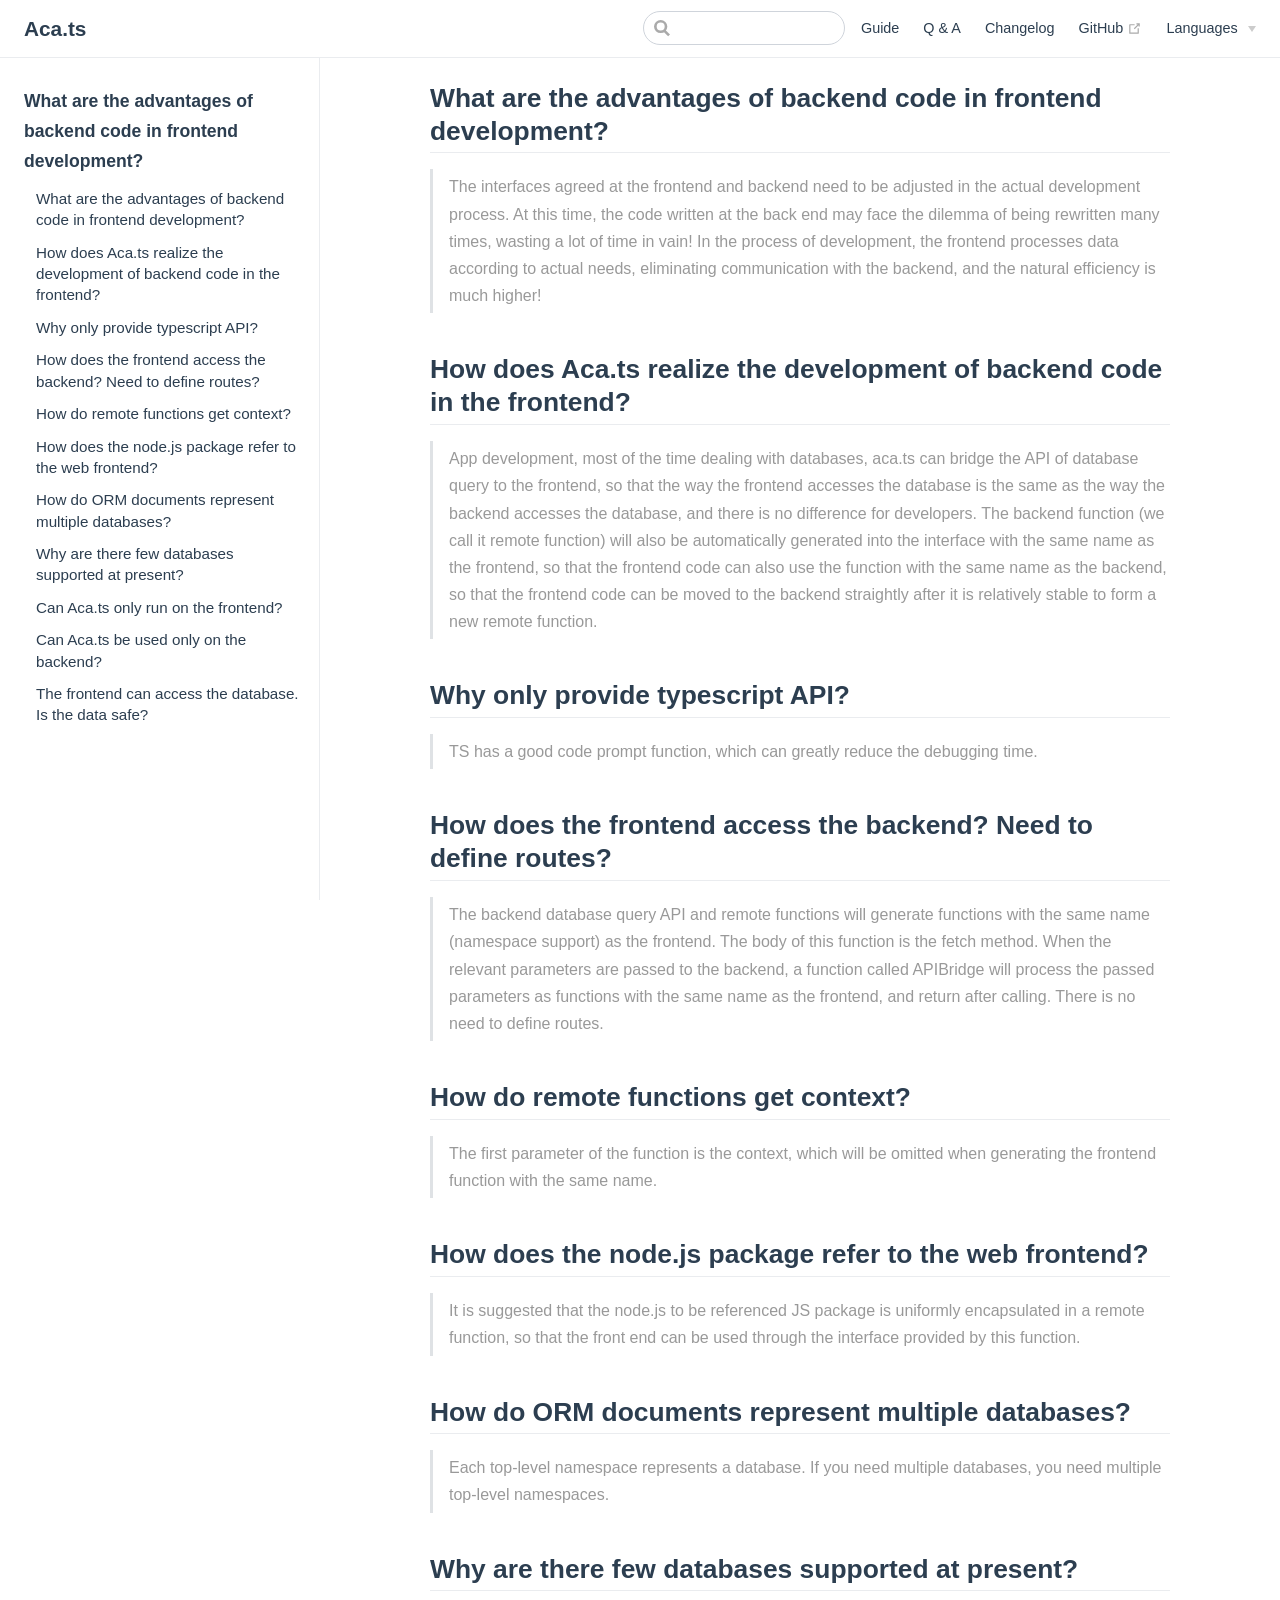
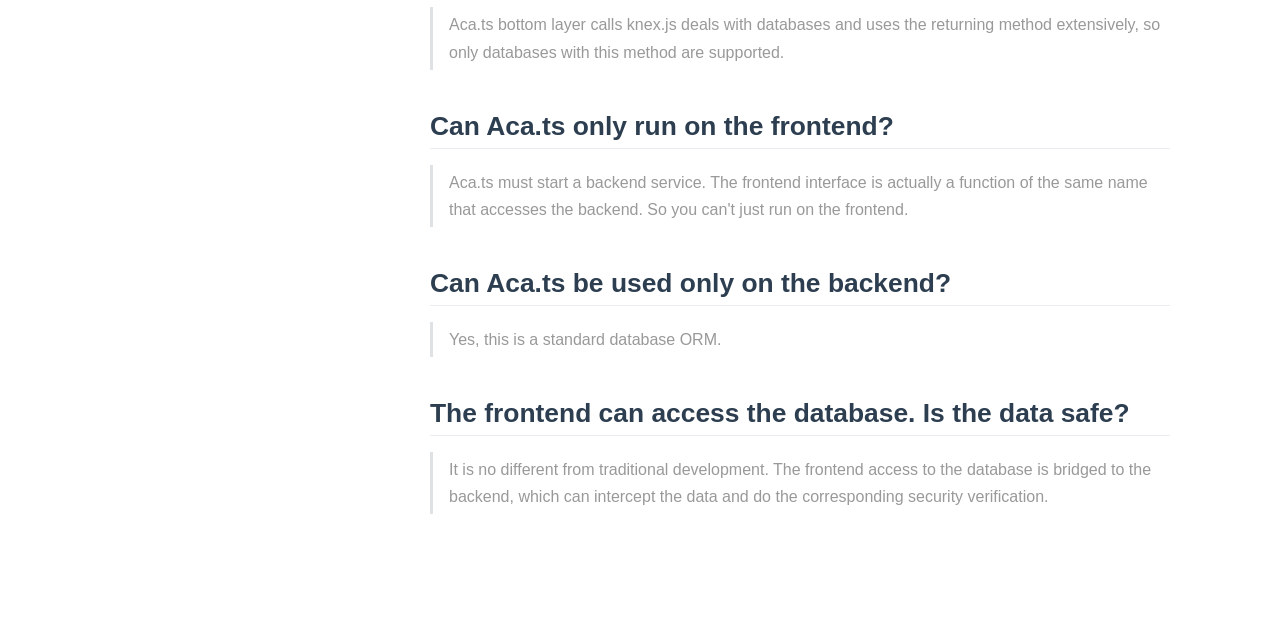
<file: question.html>
<!DOCTYPE html>
<html lang="en-US">
  <head>
    <meta charset="utf-8">
    <meta name="viewport" content="width=device-width,initial-scale=1">
    <title>What are the advantages of backend code in frontend development? | Aca.ts</title>
    <meta name="generator" content="VuePress 1.9.7">
    
    <meta name="description" content="CLI that automatically ">
    
    <link rel="preload" href="/assets/css/0.styles.1f8a509b.css" as="style"><link rel="preload" href="/assets/js/app.8e4a1e90.js" as="script"><link rel="preload" href="/assets/js/3.3a424c07.js" as="script"><link rel="preload" href="/assets/js/11.4b9e63c0.js" as="script"><link rel="prefetch" href="/assets/js/10.d2928415.js"><link rel="prefetch" href="/assets/js/12.e1dfbe22.js"><link rel="prefetch" href="/assets/js/13.ea3558af.js"><link rel="prefetch" href="/assets/js/14.42e652da.js"><link rel="prefetch" href="/assets/js/15.310d602b.js"><link rel="prefetch" href="/assets/js/16.b964bc73.js"><link rel="prefetch" href="/assets/js/4.3a5d42a7.js"><link rel="prefetch" href="/assets/js/5.0150813a.js"><link rel="prefetch" href="/assets/js/6.18a98952.js"><link rel="prefetch" href="/assets/js/7.1f9cb122.js"><link rel="prefetch" href="/assets/js/8.fb43af7d.js"><link rel="prefetch" href="/assets/js/9.5a055c16.js"><link rel="prefetch" href="/assets/js/vendors~docsearch.271cdf46.js">
    <link rel="stylesheet" href="/assets/css/0.styles.1f8a509b.css">
  </head>
  <body>
    <div id="app" data-server-rendered="true"><div class="theme-container"><header class="navbar"><div class="sidebar-button"><svg xmlns="http://www.w3.org/2000/svg" aria-hidden="true" role="img" viewBox="0 0 448 512" class="icon"><path fill="currentColor" d="M436 124H12c-6.627 0-12-5.373-12-12V80c0-6.627 5.373-12 12-12h424c6.627 0 12 5.373 12 12v32c0 6.627-5.373 12-12 12zm0 160H12c-6.627 0-12-5.373-12-12v-32c0-6.627 5.373-12 12-12h424c6.627 0 12 5.373 12 12v32c0 6.627-5.373 12-12 12zm0 160H12c-6.627 0-12-5.373-12-12v-32c0-6.627 5.373-12 12-12h424c6.627 0 12 5.373 12 12v32c0 6.627-5.373 12-12 12z"></path></svg></div> <a href="/" class="home-link router-link-active"><!----> <span class="site-name">Aca.ts</span></a> <div class="links"><div class="search-box"><input aria-label="Search" autocomplete="off" spellcheck="false" value=""> <!----></div> <nav class="nav-links can-hide"><div class="nav-item"><a href="/guide/" class="nav-link">
  Guide
</a></div><div class="nav-item"><a href="/question/" class="nav-link">
  Q &amp; A
</a></div><div class="nav-item"><a href="/changelog.html" class="nav-link">
  Changelog
</a></div><div class="nav-item"><a href="https://github.com/lglie/aca.ts" target="_blank" rel="noopener noreferrer" class="nav-link external">
  GitHub
  <span><svg xmlns="http://www.w3.org/2000/svg" aria-hidden="true" focusable="false" x="0px" y="0px" viewBox="0 0 100 100" width="15" height="15" class="icon outbound"><path fill="currentColor" d="M18.8,85.1h56l0,0c2.2,0,4-1.8,4-4v-32h-8v28h-48v-48h28v-8h-32l0,0c-2.2,0-4,1.8-4,4v56C14.8,83.3,16.6,85.1,18.8,85.1z"></path> <polygon fill="currentColor" points="45.7,48.7 51.3,54.3 77.2,28.5 77.2,37.2 85.2,37.2 85.2,14.9 62.8,14.9 62.8,22.9 71.5,22.9"></polygon></svg> <span class="sr-only">(opens new window)</span></span></a></div><div class="nav-item"><div class="dropdown-wrapper"><button type="button" aria-label="Languages" class="dropdown-title"><span class="title">Languages</span> <span class="arrow down"></span></button> <button type="button" aria-label="Languages" class="mobile-dropdown-title"><span class="title">Languages</span> <span class="arrow right"></span></button> <ul class="nav-dropdown" style="display:none;"><li class="dropdown-item"><!----> <a href="/question.html" aria-current="page" class="nav-link router-link-exact-active router-link-active">
  English
</a></li><li class="dropdown-item"><!----> <a href="/zh/question.html" class="nav-link">
  简体中文
</a></li></ul></div></div> <!----></nav></div></header> <div class="sidebar-mask"></div> <aside class="sidebar"><nav class="nav-links"><div class="nav-item"><a href="/guide/" class="nav-link">
  Guide
</a></div><div class="nav-item"><a href="/question/" class="nav-link">
  Q &amp; A
</a></div><div class="nav-item"><a href="/changelog.html" class="nav-link">
  Changelog
</a></div><div class="nav-item"><a href="https://github.com/lglie/aca.ts" target="_blank" rel="noopener noreferrer" class="nav-link external">
  GitHub
  <span><svg xmlns="http://www.w3.org/2000/svg" aria-hidden="true" focusable="false" x="0px" y="0px" viewBox="0 0 100 100" width="15" height="15" class="icon outbound"><path fill="currentColor" d="M18.8,85.1h56l0,0c2.2,0,4-1.8,4-4v-32h-8v28h-48v-48h28v-8h-32l0,0c-2.2,0-4,1.8-4,4v56C14.8,83.3,16.6,85.1,18.8,85.1z"></path> <polygon fill="currentColor" points="45.7,48.7 51.3,54.3 77.2,28.5 77.2,37.2 85.2,37.2 85.2,14.9 62.8,14.9 62.8,22.9 71.5,22.9"></polygon></svg> <span class="sr-only">(opens new window)</span></span></a></div><div class="nav-item"><div class="dropdown-wrapper"><button type="button" aria-label="Languages" class="dropdown-title"><span class="title">Languages</span> <span class="arrow down"></span></button> <button type="button" aria-label="Languages" class="mobile-dropdown-title"><span class="title">Languages</span> <span class="arrow right"></span></button> <ul class="nav-dropdown" style="display:none;"><li class="dropdown-item"><!----> <a href="/question.html" aria-current="page" class="nav-link router-link-exact-active router-link-active">
  English
</a></li><li class="dropdown-item"><!----> <a href="/zh/question.html" class="nav-link">
  简体中文
</a></li></ul></div></div> <!----></nav>  <ul class="sidebar-links"><li><section class="sidebar-group depth-0"><p class="sidebar-heading open"><span>What are the advantages of backend code in frontend development?</span> <!----></p> <ul class="sidebar-links sidebar-group-items"><li><a href="/question.html#what-are-the-advantages-of-backend-code-in-frontend-development" class="sidebar-link">What are the advantages of backend code in frontend development?</a><ul class="sidebar-sub-headers"></ul></li><li><a href="/question.html#how-does-aca-ts-realize-the-development-of-backend-code-in-the-frontend" class="sidebar-link">How does Aca.ts realize the development of backend code in the frontend?</a><ul class="sidebar-sub-headers"></ul></li><li><a href="/question.html#why-only-provide-typescript-api" class="sidebar-link">Why only provide typescript API?</a><ul class="sidebar-sub-headers"></ul></li><li><a href="/question.html#how-does-the-frontend-access-the-backend-need-to-define-routes" class="sidebar-link">How does the frontend access the backend? Need to define routes?</a><ul class="sidebar-sub-headers"></ul></li><li><a href="/question.html#how-do-remote-functions-get-context" class="sidebar-link">How do remote functions get context?</a><ul class="sidebar-sub-headers"></ul></li><li><a href="/question.html#how-does-the-node-js-package-refer-to-the-web-frontend" class="sidebar-link">How does the node.js package refer to the web frontend?</a><ul class="sidebar-sub-headers"></ul></li><li><a href="/question.html#how-do-orm-documents-represent-multiple-databases" class="sidebar-link">How do ORM documents represent multiple databases?</a><ul class="sidebar-sub-headers"></ul></li><li><a href="/question.html#why-are-there-few-databases-supported-at-present" class="sidebar-link">Why are there few databases supported at present?</a><ul class="sidebar-sub-headers"></ul></li><li><a href="/question.html#can-aca-ts-only-run-on-the-frontend" class="sidebar-link">Can Aca.ts only run on the frontend?</a><ul class="sidebar-sub-headers"></ul></li><li><a href="/question.html#can-aca-ts-be-used-only-on-the-backend" class="sidebar-link">Can Aca.ts be used only on the backend?</a><ul class="sidebar-sub-headers"></ul></li><li><a href="/question.html#the-frontend-can-access-the-database-is-the-data-safe" class="sidebar-link">The frontend can access the database. Is the data safe?</a><ul class="sidebar-sub-headers"></ul></li></ul></section></li></ul> </aside> <main class="page"> <div class="theme-default-content content__default"><h2 id="what-are-the-advantages-of-backend-code-in-frontend-development"><a href="#what-are-the-advantages-of-backend-code-in-frontend-development" class="header-anchor">#</a> What are the advantages of backend code in frontend development?</h2> <blockquote><p>The interfaces agreed at the frontend and backend need to be adjusted in the actual development process. At this time, the code written at the back end may face the dilemma of being rewritten many times, wasting a lot of time in vain! In the process of development, the frontend processes data according to actual needs, eliminating communication with the backend, and the natural efficiency is much higher!</p></blockquote> <h2 id="how-does-aca-ts-realize-the-development-of-backend-code-in-the-frontend"><a href="#how-does-aca-ts-realize-the-development-of-backend-code-in-the-frontend" class="header-anchor">#</a> How does Aca.ts realize the development of backend code in the frontend?</h2> <blockquote><p>App development, most of the time dealing with databases, aca.ts can bridge the API of database query to the frontend, so that the way the frontend accesses the database is the same as the way the backend accesses the database, and there is no difference for developers. The backend function (we call it remote function) will also be automatically generated into the interface with the same name as the frontend, so that the frontend code can also use the function with the same name as the backend, so that the frontend code can be moved to the backend straightly after it is relatively stable to form a new remote function.</p></blockquote> <h2 id="why-only-provide-typescript-api"><a href="#why-only-provide-typescript-api" class="header-anchor">#</a> Why only provide typescript API?</h2> <blockquote><p>TS has a good code prompt function, which can greatly reduce the debugging time.</p></blockquote> <h2 id="how-does-the-frontend-access-the-backend-need-to-define-routes"><a href="#how-does-the-frontend-access-the-backend-need-to-define-routes" class="header-anchor">#</a> How does the frontend access the backend? Need to define routes?</h2> <blockquote><p>The backend database query API and remote functions will generate functions with the same name (namespace support) as the frontend. The body of this function is the fetch method. When the relevant parameters are passed to the backend, a function called APIBridge will process the passed parameters as functions with the same name as the frontend, and return after calling. There is no need to define routes.</p></blockquote> <h2 id="how-do-remote-functions-get-context"><a href="#how-do-remote-functions-get-context" class="header-anchor">#</a> How do remote functions get context?</h2> <blockquote><p>The first parameter of the function is the context, which will be omitted when generating the frontend function with the same name.</p></blockquote> <h2 id="how-does-the-node-js-package-refer-to-the-web-frontend"><a href="#how-does-the-node-js-package-refer-to-the-web-frontend" class="header-anchor">#</a> How does the node.js package refer to the web frontend?</h2> <blockquote><p>It is suggested that the node.js to be referenced JS package is uniformly encapsulated in a remote function, so that the front end can be used through the interface provided by this function.</p></blockquote> <h2 id="how-do-orm-documents-represent-multiple-databases"><a href="#how-do-orm-documents-represent-multiple-databases" class="header-anchor">#</a> How do ORM documents represent multiple databases?</h2> <blockquote><p>Each top-level namespace represents a database. If you need multiple databases, you need multiple top-level namespaces.</p></blockquote> <h2 id="why-are-there-few-databases-supported-at-present"><a href="#why-are-there-few-databases-supported-at-present" class="header-anchor">#</a> Why are there few databases supported at present?</h2> <blockquote><p>Aca.ts bottom layer calls knex.js deals with databases and uses the returning method extensively, so only databases with this method are supported.</p></blockquote> <h2 id="can-aca-ts-only-run-on-the-frontend"><a href="#can-aca-ts-only-run-on-the-frontend" class="header-anchor">#</a> Can Aca.ts only run on the frontend?</h2> <blockquote><p>Aca.ts must start a backend service. The frontend interface is actually a function of the same name that accesses the backend. So you can't just run on the frontend.</p></blockquote> <h2 id="can-aca-ts-be-used-only-on-the-backend"><a href="#can-aca-ts-be-used-only-on-the-backend" class="header-anchor">#</a> Can Aca.ts be used only on the backend?</h2> <blockquote><p>Yes, this is a standard database ORM.</p></blockquote> <h2 id="the-frontend-can-access-the-database-is-the-data-safe"><a href="#the-frontend-can-access-the-database-is-the-data-safe" class="header-anchor">#</a> The frontend can access the database. Is the data safe?</h2> <blockquote><p>It is no different from traditional development. The frontend access to the database is bridged to the backend, which can intercept the data and do the corresponding security verification.</p></blockquote></div> <footer class="page-edit"><!----> <!----></footer> <!----> </main></div><div class="global-ui"></div></div>
    <script src="/assets/js/app.8e4a1e90.js" defer></script><script src="/assets/js/3.3a424c07.js" defer></script><script src="/assets/js/11.4b9e63c0.js" defer></script>
  </body>
</html>
</file>
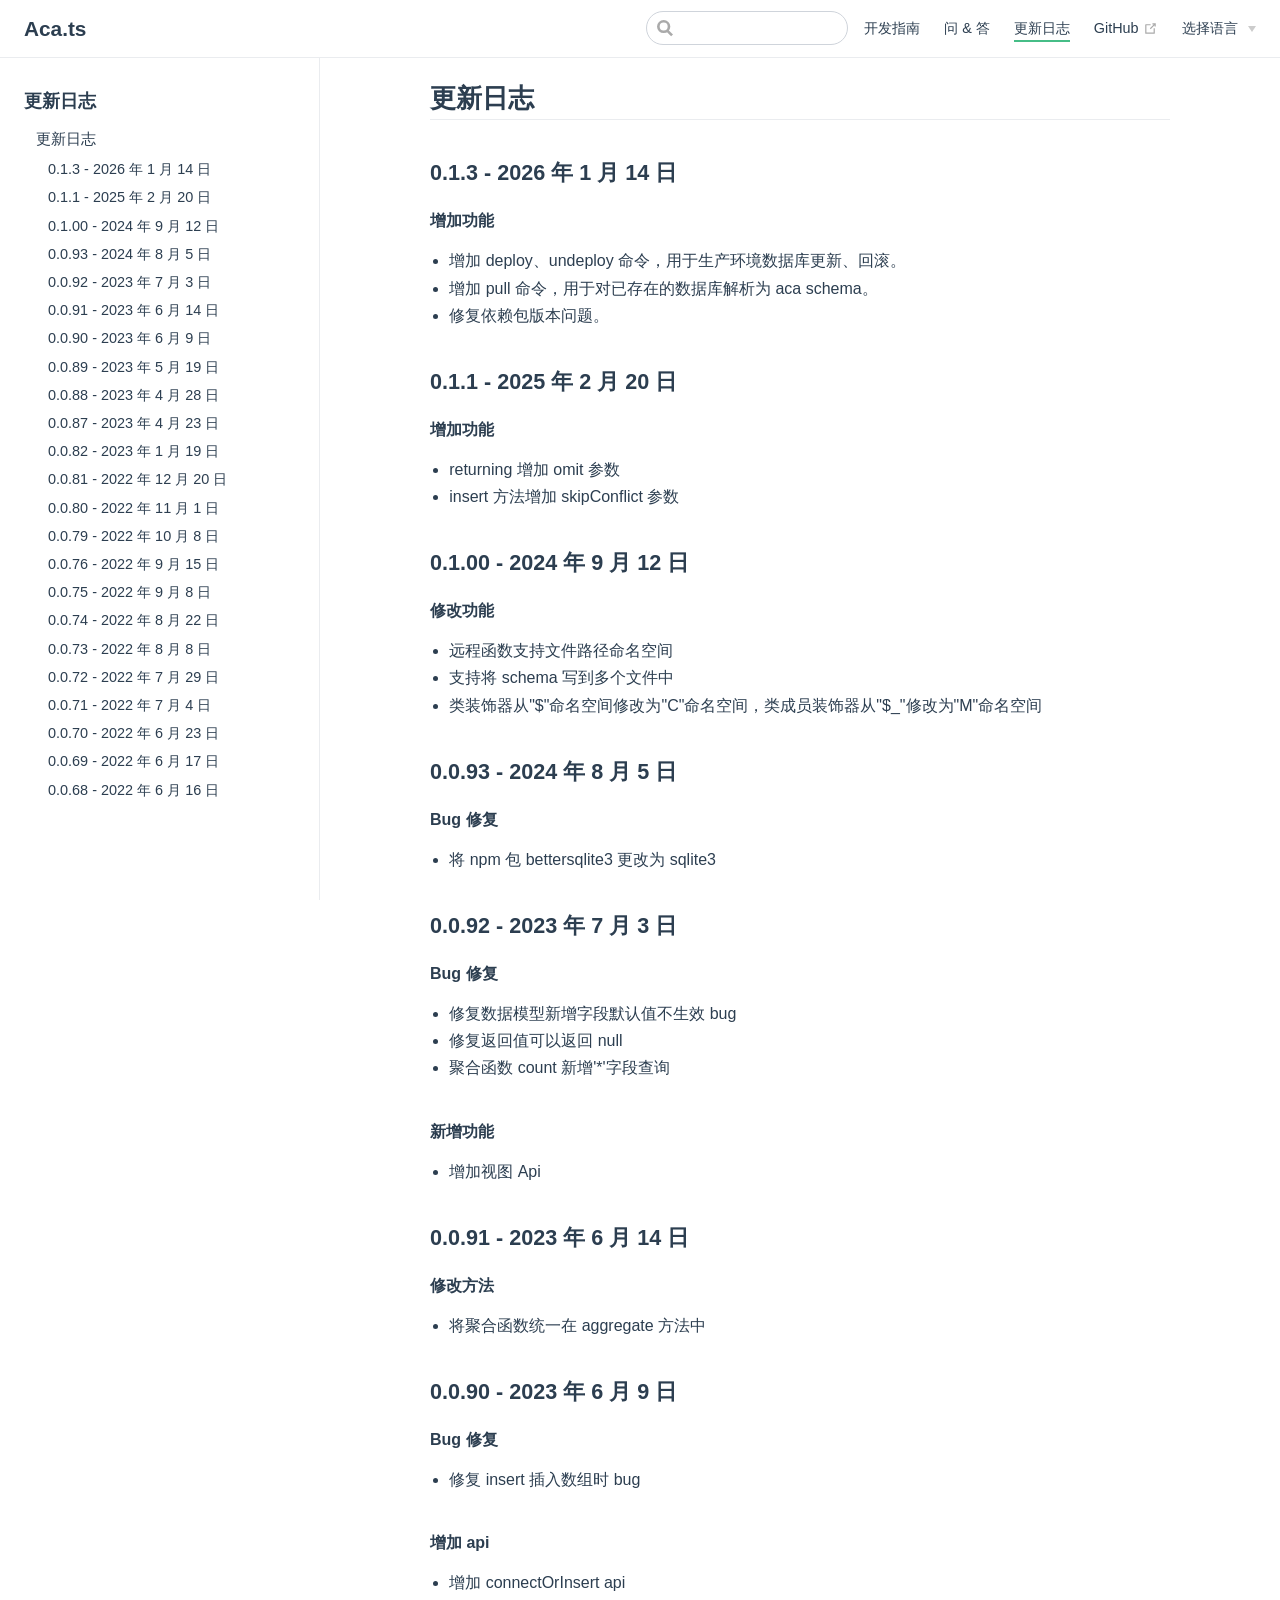
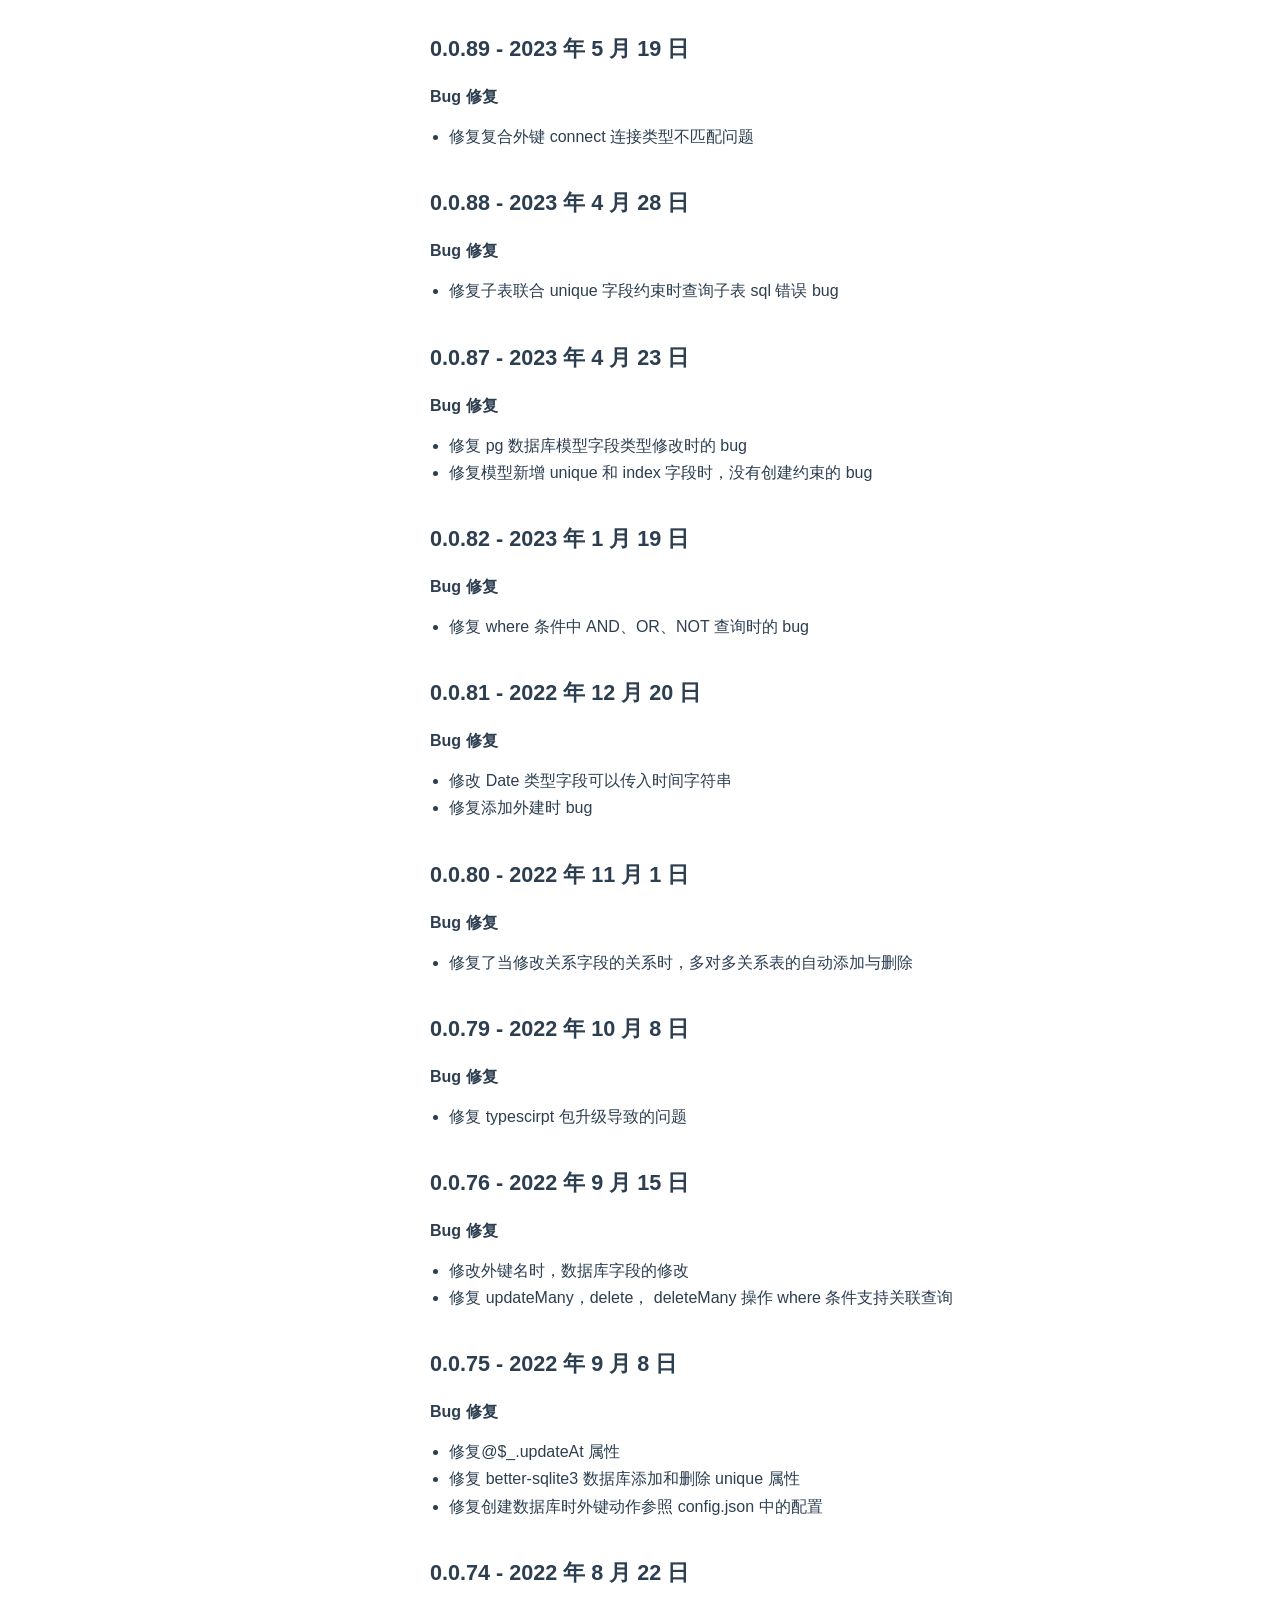
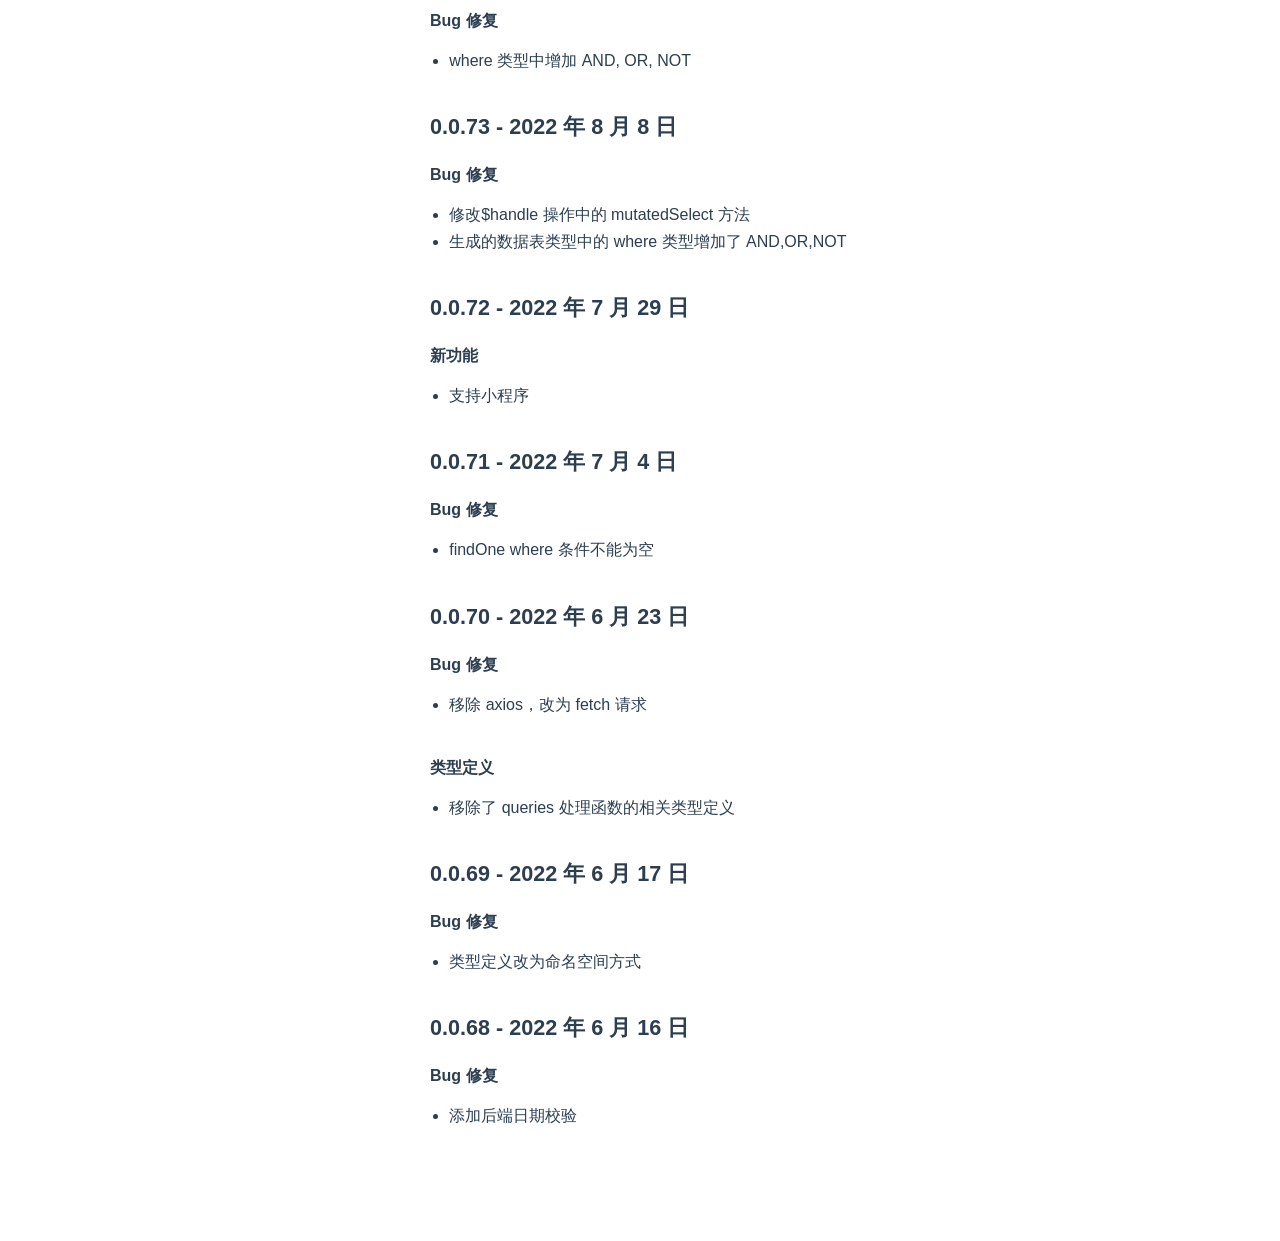
<file: zh/changelog.html>
<!DOCTYPE html>
<html lang="zh-CN">
  <head>
    <meta charset="utf-8">
    <meta name="viewport" content="width=device-width,initial-scale=1">
    <title>更新日志 | Aca.ts</title>
    <meta name="generator" content="VuePress 1.9.7">
    
    <meta name="description" content="一个能自动生成ORM和web前端访问后端的typescript API的命令行工具">
    
    <link rel="preload" href="/assets/css/0.styles.1f8a509b.css" as="style"><link rel="preload" href="/assets/js/app.8e4a1e90.js" as="script"><link rel="preload" href="/assets/js/3.3a424c07.js" as="script"><link rel="preload" href="/assets/js/13.ea3558af.js" as="script"><link rel="prefetch" href="/assets/js/10.d2928415.js"><link rel="prefetch" href="/assets/js/11.4b9e63c0.js"><link rel="prefetch" href="/assets/js/12.e1dfbe22.js"><link rel="prefetch" href="/assets/js/14.42e652da.js"><link rel="prefetch" href="/assets/js/15.310d602b.js"><link rel="prefetch" href="/assets/js/16.b964bc73.js"><link rel="prefetch" href="/assets/js/4.3a5d42a7.js"><link rel="prefetch" href="/assets/js/5.0150813a.js"><link rel="prefetch" href="/assets/js/6.18a98952.js"><link rel="prefetch" href="/assets/js/7.1f9cb122.js"><link rel="prefetch" href="/assets/js/8.fb43af7d.js"><link rel="prefetch" href="/assets/js/9.5a055c16.js"><link rel="prefetch" href="/assets/js/vendors~docsearch.271cdf46.js">
    <link rel="stylesheet" href="/assets/css/0.styles.1f8a509b.css">
  </head>
  <body>
    <div id="app" data-server-rendered="true"><div class="theme-container"><header class="navbar"><div class="sidebar-button"><svg xmlns="http://www.w3.org/2000/svg" aria-hidden="true" role="img" viewBox="0 0 448 512" class="icon"><path fill="currentColor" d="M436 124H12c-6.627 0-12-5.373-12-12V80c0-6.627 5.373-12 12-12h424c6.627 0 12 5.373 12 12v32c0 6.627-5.373 12-12 12zm0 160H12c-6.627 0-12-5.373-12-12v-32c0-6.627 5.373-12 12-12h424c6.627 0 12 5.373 12 12v32c0 6.627-5.373 12-12 12zm0 160H12c-6.627 0-12-5.373-12-12v-32c0-6.627 5.373-12 12-12h424c6.627 0 12 5.373 12 12v32c0 6.627-5.373 12-12 12z"></path></svg></div> <a href="/zh/" class="home-link router-link-active"><!----> <span class="site-name">Aca.ts</span></a> <div class="links"><div class="search-box"><input aria-label="Search" autocomplete="off" spellcheck="false" value=""> <!----></div> <nav class="nav-links can-hide"><div class="nav-item"><a href="/zh/guide/" class="nav-link">
  开发指南
</a></div><div class="nav-item"><a href="/zh/question/" class="nav-link">
  问 &amp; 答
</a></div><div class="nav-item"><a href="/zh/changelog.html" aria-current="page" class="nav-link router-link-exact-active router-link-active">
  更新日志
</a></div><div class="nav-item"><a href="https://github.com/lglie/aca.ts" target="_blank" rel="noopener noreferrer" class="nav-link external">
  GitHub
  <span><svg xmlns="http://www.w3.org/2000/svg" aria-hidden="true" focusable="false" x="0px" y="0px" viewBox="0 0 100 100" width="15" height="15" class="icon outbound"><path fill="currentColor" d="M18.8,85.1h56l0,0c2.2,0,4-1.8,4-4v-32h-8v28h-48v-48h28v-8h-32l0,0c-2.2,0-4,1.8-4,4v56C14.8,83.3,16.6,85.1,18.8,85.1z"></path> <polygon fill="currentColor" points="45.7,48.7 51.3,54.3 77.2,28.5 77.2,37.2 85.2,37.2 85.2,14.9 62.8,14.9 62.8,22.9 71.5,22.9"></polygon></svg> <span class="sr-only">(opens new window)</span></span></a></div><div class="nav-item"><div class="dropdown-wrapper"><button type="button" aria-label="Select language" class="dropdown-title"><span class="title">选择语言</span> <span class="arrow down"></span></button> <button type="button" aria-label="Select language" class="mobile-dropdown-title"><span class="title">选择语言</span> <span class="arrow right"></span></button> <ul class="nav-dropdown" style="display:none;"><li class="dropdown-item"><!----> <a href="/changelog.html" class="nav-link">
  English
</a></li><li class="dropdown-item"><!----> <a href="/zh/changelog.html" aria-current="page" class="nav-link router-link-exact-active router-link-active">
  简体中文
</a></li></ul></div></div> <!----></nav></div></header> <div class="sidebar-mask"></div> <aside class="sidebar"><nav class="nav-links"><div class="nav-item"><a href="/zh/guide/" class="nav-link">
  开发指南
</a></div><div class="nav-item"><a href="/zh/question/" class="nav-link">
  问 &amp; 答
</a></div><div class="nav-item"><a href="/zh/changelog.html" aria-current="page" class="nav-link router-link-exact-active router-link-active">
  更新日志
</a></div><div class="nav-item"><a href="https://github.com/lglie/aca.ts" target="_blank" rel="noopener noreferrer" class="nav-link external">
  GitHub
  <span><svg xmlns="http://www.w3.org/2000/svg" aria-hidden="true" focusable="false" x="0px" y="0px" viewBox="0 0 100 100" width="15" height="15" class="icon outbound"><path fill="currentColor" d="M18.8,85.1h56l0,0c2.2,0,4-1.8,4-4v-32h-8v28h-48v-48h28v-8h-32l0,0c-2.2,0-4,1.8-4,4v56C14.8,83.3,16.6,85.1,18.8,85.1z"></path> <polygon fill="currentColor" points="45.7,48.7 51.3,54.3 77.2,28.5 77.2,37.2 85.2,37.2 85.2,14.9 62.8,14.9 62.8,22.9 71.5,22.9"></polygon></svg> <span class="sr-only">(opens new window)</span></span></a></div><div class="nav-item"><div class="dropdown-wrapper"><button type="button" aria-label="Select language" class="dropdown-title"><span class="title">选择语言</span> <span class="arrow down"></span></button> <button type="button" aria-label="Select language" class="mobile-dropdown-title"><span class="title">选择语言</span> <span class="arrow right"></span></button> <ul class="nav-dropdown" style="display:none;"><li class="dropdown-item"><!----> <a href="/changelog.html" class="nav-link">
  English
</a></li><li class="dropdown-item"><!----> <a href="/zh/changelog.html" aria-current="page" class="nav-link router-link-exact-active router-link-active">
  简体中文
</a></li></ul></div></div> <!----></nav>  <ul class="sidebar-links"><li><section class="sidebar-group depth-0"><p class="sidebar-heading open"><span>更新日志</span> <!----></p> <ul class="sidebar-links sidebar-group-items"><li><a href="/zh/changelog.html#更新日志" class="sidebar-link">更新日志</a><ul class="sidebar-sub-headers"><li class="sidebar-sub-header"><a href="/zh/changelog.html#_0-1-3-2026-年-1-月-14-日" class="sidebar-link">0.1.3 - 2026 年 1 月 14 日</a></li><li class="sidebar-sub-header"><a href="/zh/changelog.html#_0-1-1-2025-年-2-月-20-日" class="sidebar-link">0.1.1 - 2025 年 2 月 20 日</a></li><li class="sidebar-sub-header"><a href="/zh/changelog.html#_0-1-00-2024-年-9-月-12-日" class="sidebar-link">0.1.00 - 2024 年 9 月 12 日</a></li><li class="sidebar-sub-header"><a href="/zh/changelog.html#_0-0-93-2024-年-8-月-5-日" class="sidebar-link">0.0.93 - 2024 年 8 月 5 日</a></li><li class="sidebar-sub-header"><a href="/zh/changelog.html#_0-0-92-2023-年-7-月-3-日" class="sidebar-link">0.0.92 - 2023 年 7 月 3 日</a></li><li class="sidebar-sub-header"><a href="/zh/changelog.html#_0-0-91-2023-年-6-月-14-日" class="sidebar-link">0.0.91 - 2023 年 6 月 14 日</a></li><li class="sidebar-sub-header"><a href="/zh/changelog.html#_0-0-90-2023-年-6-月-9-日" class="sidebar-link">0.0.90 - 2023 年 6 月 9 日</a></li><li class="sidebar-sub-header"><a href="/zh/changelog.html#_0-0-89-2023-年-5-月-19-日" class="sidebar-link">0.0.89 - 2023 年 5 月 19 日</a></li><li class="sidebar-sub-header"><a href="/zh/changelog.html#_0-0-88-2023-年-4-月-28-日" class="sidebar-link">0.0.88 - 2023 年 4 月 28 日</a></li><li class="sidebar-sub-header"><a href="/zh/changelog.html#_0-0-87-2023-年-4-月-23-日" class="sidebar-link">0.0.87 - 2023 年 4 月 23 日</a></li><li class="sidebar-sub-header"><a href="/zh/changelog.html#_0-0-82-2023-年-1-月-19-日" class="sidebar-link">0.0.82 - 2023 年 1 月 19 日</a></li><li class="sidebar-sub-header"><a href="/zh/changelog.html#_0-0-81-2022-年-12-月-20-日" class="sidebar-link">0.0.81 - 2022 年 12 月 20 日</a></li><li class="sidebar-sub-header"><a href="/zh/changelog.html#_0-0-80-2022-年-11-月-1-日" class="sidebar-link">0.0.80 - 2022 年 11 月 1 日</a></li><li class="sidebar-sub-header"><a href="/zh/changelog.html#_0-0-79-2022-年-10-月-8-日" class="sidebar-link">0.0.79 - 2022 年 10 月 8 日</a></li><li class="sidebar-sub-header"><a href="/zh/changelog.html#_0-0-76-2022-年-9-月-15-日" class="sidebar-link">0.0.76 - 2022 年 9 月 15 日</a></li><li class="sidebar-sub-header"><a href="/zh/changelog.html#_0-0-75-2022-年-9-月-8-日" class="sidebar-link">0.0.75 - 2022 年 9 月 8 日</a></li><li class="sidebar-sub-header"><a href="/zh/changelog.html#_0-0-74-2022-年-8-月-22-日" class="sidebar-link">0.0.74 - 2022 年 8 月 22 日</a></li><li class="sidebar-sub-header"><a href="/zh/changelog.html#_0-0-73-2022-年-8-月-8-日" class="sidebar-link">0.0.73 - 2022 年 8 月 8 日</a></li><li class="sidebar-sub-header"><a href="/zh/changelog.html#_0-0-72-2022-年-7-月-29-日" class="sidebar-link">0.0.72 - 2022 年 7 月 29 日</a></li><li class="sidebar-sub-header"><a href="/zh/changelog.html#_0-0-71-2022-年-7-月-4-日" class="sidebar-link">0.0.71 - 2022 年 7 月 4 日</a></li><li class="sidebar-sub-header"><a href="/zh/changelog.html#_0-0-70-2022-年-6-月-23-日" class="sidebar-link">0.0.70 - 2022 年 6 月 23 日</a></li><li class="sidebar-sub-header"><a href="/zh/changelog.html#_0-0-69-2022-年-6-月-17-日" class="sidebar-link">0.0.69 - 2022 年 6 月 17 日</a></li><li class="sidebar-sub-header"><a href="/zh/changelog.html#_0-0-68-2022-年-6-月-16-日" class="sidebar-link">0.0.68 - 2022 年 6 月 16 日</a></li></ul></li></ul></section></li></ul> </aside> <main class="page"> <div class="theme-default-content content__default"><h2 id="更新日志"><a href="#更新日志" class="header-anchor">#</a> 更新日志</h2> <h3 id="_0-1-3-2026-年-1-月-14-日"><a href="#_0-1-3-2026-年-1-月-14-日" class="header-anchor">#</a> 0.1.3 - 2026 年 1 月 14 日</h3> <h4 id="增加功能"><a href="#增加功能" class="header-anchor">#</a> 增加功能</h4> <ul><li>增加 deploy、undeploy 命令，用于生产环境数据库更新、回滚。</li> <li>增加 pull 命令，用于对已存在的数据库解析为 aca schema。</li> <li>修复依赖包版本问题。</li></ul> <h3 id="_0-1-1-2025-年-2-月-20-日"><a href="#_0-1-1-2025-年-2-月-20-日" class="header-anchor">#</a> 0.1.1 - 2025 年 2 月 20 日</h3> <h4 id="增加功能-2"><a href="#增加功能-2" class="header-anchor">#</a> 增加功能</h4> <ul><li>returning 增加 omit 参数</li> <li>insert 方法增加 skipConflict 参数</li></ul> <h3 id="_0-1-00-2024-年-9-月-12-日"><a href="#_0-1-00-2024-年-9-月-12-日" class="header-anchor">#</a> 0.1.00 - 2024 年 9 月 12 日</h3> <h4 id="修改功能"><a href="#修改功能" class="header-anchor">#</a> 修改功能</h4> <ul><li>远程函数支持文件路径命名空间</li> <li>支持将 schema 写到多个文件中</li> <li>类装饰器从&quot;$&quot;命名空间修改为&quot;C&quot;命名空间，类成员装饰器从&quot;$_&quot;修改为&quot;M&quot;命名空间</li></ul> <h3 id="_0-0-93-2024-年-8-月-5-日"><a href="#_0-0-93-2024-年-8-月-5-日" class="header-anchor">#</a> 0.0.93 - 2024 年 8 月 5 日</h3> <h4 id="bug-修复"><a href="#bug-修复" class="header-anchor">#</a> Bug 修复</h4> <ul><li>将 npm 包 bettersqlite3 更改为 sqlite3</li></ul> <h3 id="_0-0-92-2023-年-7-月-3-日"><a href="#_0-0-92-2023-年-7-月-3-日" class="header-anchor">#</a> 0.0.92 - 2023 年 7 月 3 日</h3> <h4 id="bug-修复-2"><a href="#bug-修复-2" class="header-anchor">#</a> Bug 修复</h4> <ul><li>修复数据模型新增字段默认值不生效 bug</li> <li>修复返回值可以返回 null</li> <li>聚合函数 count 新增'*'字段查询</li></ul> <h4 id="新增功能"><a href="#新增功能" class="header-anchor">#</a> 新增功能</h4> <ul><li>增加视图 Api</li></ul> <h3 id="_0-0-91-2023-年-6-月-14-日"><a href="#_0-0-91-2023-年-6-月-14-日" class="header-anchor">#</a> 0.0.91 - 2023 年 6 月 14 日</h3> <h4 id="修改方法"><a href="#修改方法" class="header-anchor">#</a> 修改方法</h4> <ul><li>将聚合函数统一在 aggregate 方法中</li></ul> <h3 id="_0-0-90-2023-年-6-月-9-日"><a href="#_0-0-90-2023-年-6-月-9-日" class="header-anchor">#</a> 0.0.90 - 2023 年 6 月 9 日</h3> <h4 id="bug-修复-3"><a href="#bug-修复-3" class="header-anchor">#</a> Bug 修复</h4> <ul><li>修复 insert 插入数组时 bug</li></ul> <h4 id="增加-api"><a href="#增加-api" class="header-anchor">#</a> 增加 api</h4> <ul><li>增加 connectOrInsert api</li></ul> <h3 id="_0-0-89-2023-年-5-月-19-日"><a href="#_0-0-89-2023-年-5-月-19-日" class="header-anchor">#</a> 0.0.89 - 2023 年 5 月 19 日</h3> <h4 id="bug-修复-4"><a href="#bug-修复-4" class="header-anchor">#</a> Bug 修复</h4> <ul><li>修复复合外键 connect 连接类型不匹配问题</li></ul> <h3 id="_0-0-88-2023-年-4-月-28-日"><a href="#_0-0-88-2023-年-4-月-28-日" class="header-anchor">#</a> 0.0.88 - 2023 年 4 月 28 日</h3> <h4 id="bug-修复-5"><a href="#bug-修复-5" class="header-anchor">#</a> Bug 修复</h4> <ul><li>修复子表联合 unique 字段约束时查询子表 sql 错误 bug</li></ul> <h3 id="_0-0-87-2023-年-4-月-23-日"><a href="#_0-0-87-2023-年-4-月-23-日" class="header-anchor">#</a> 0.0.87 - 2023 年 4 月 23 日</h3> <h4 id="bug-修复-6"><a href="#bug-修复-6" class="header-anchor">#</a> Bug 修复</h4> <ul><li>修复 pg 数据库模型字段类型修改时的 bug</li> <li>修复模型新增 unique 和 index 字段时，没有创建约束的 bug</li></ul> <h3 id="_0-0-82-2023-年-1-月-19-日"><a href="#_0-0-82-2023-年-1-月-19-日" class="header-anchor">#</a> 0.0.82 - 2023 年 1 月 19 日</h3> <h4 id="bug-修复-7"><a href="#bug-修复-7" class="header-anchor">#</a> Bug 修复</h4> <ul><li>修复 where 条件中 AND、OR、NOT 查询时的 bug</li></ul> <h3 id="_0-0-81-2022-年-12-月-20-日"><a href="#_0-0-81-2022-年-12-月-20-日" class="header-anchor">#</a> 0.0.81 - 2022 年 12 月 20 日</h3> <h4 id="bug-修复-8"><a href="#bug-修复-8" class="header-anchor">#</a> Bug 修复</h4> <ul><li>修改 Date 类型字段可以传入时间字符串</li> <li>修复添加外建时 bug</li></ul> <h3 id="_0-0-80-2022-年-11-月-1-日"><a href="#_0-0-80-2022-年-11-月-1-日" class="header-anchor">#</a> 0.0.80 - 2022 年 11 月 1 日</h3> <h4 id="bug-修复-9"><a href="#bug-修复-9" class="header-anchor">#</a> Bug 修复</h4> <ul><li>修复了当修改关系字段的关系时，多对多关系表的自动添加与删除</li></ul> <h3 id="_0-0-79-2022-年-10-月-8-日"><a href="#_0-0-79-2022-年-10-月-8-日" class="header-anchor">#</a> 0.0.79 - 2022 年 10 月 8 日</h3> <h4 id="bug-修复-10"><a href="#bug-修复-10" class="header-anchor">#</a> Bug 修复</h4> <ul><li>修复 typescirpt 包升级导致的问题</li></ul> <h3 id="_0-0-76-2022-年-9-月-15-日"><a href="#_0-0-76-2022-年-9-月-15-日" class="header-anchor">#</a> 0.0.76 - 2022 年 9 月 15 日</h3> <h4 id="bug-修复-11"><a href="#bug-修复-11" class="header-anchor">#</a> Bug 修复</h4> <ul><li>修改外键名时，数据库字段的修改</li> <li>修复 updateMany，delete， deleteMany 操作 where 条件支持关联查询</li></ul> <h3 id="_0-0-75-2022-年-9-月-8-日"><a href="#_0-0-75-2022-年-9-月-8-日" class="header-anchor">#</a> 0.0.75 - 2022 年 9 月 8 日</h3> <h4 id="bug-修复-12"><a href="#bug-修复-12" class="header-anchor">#</a> Bug 修复</h4> <ul><li>修复@$_.updateAt 属性</li> <li>修复 better-sqlite3 数据库添加和删除 unique 属性</li> <li>修复创建数据库时外键动作参照 config.json 中的配置</li></ul> <h3 id="_0-0-74-2022-年-8-月-22-日"><a href="#_0-0-74-2022-年-8-月-22-日" class="header-anchor">#</a> 0.0.74 - 2022 年 8 月 22 日</h3> <h4 id="bug-修复-13"><a href="#bug-修复-13" class="header-anchor">#</a> Bug 修复</h4> <ul><li>where 类型中增加 AND, OR, NOT</li></ul> <h3 id="_0-0-73-2022-年-8-月-8-日"><a href="#_0-0-73-2022-年-8-月-8-日" class="header-anchor">#</a> 0.0.73 - 2022 年 8 月 8 日</h3> <h4 id="bug-修复-14"><a href="#bug-修复-14" class="header-anchor">#</a> Bug 修复</h4> <ul><li>修改$handle 操作中的 mutatedSelect 方法</li> <li>生成的数据表类型中的 where 类型增加了 AND,OR,NOT</li></ul> <h3 id="_0-0-72-2022-年-7-月-29-日"><a href="#_0-0-72-2022-年-7-月-29-日" class="header-anchor">#</a> 0.0.72 - 2022 年 7 月 29 日</h3> <h4 id="新功能"><a href="#新功能" class="header-anchor">#</a> 新功能</h4> <ul><li>支持小程序</li></ul> <h3 id="_0-0-71-2022-年-7-月-4-日"><a href="#_0-0-71-2022-年-7-月-4-日" class="header-anchor">#</a> 0.0.71 - 2022 年 7 月 4 日</h3> <h4 id="bug-修复-15"><a href="#bug-修复-15" class="header-anchor">#</a> Bug 修复</h4> <ul><li>findOne where 条件不能为空</li></ul> <h3 id="_0-0-70-2022-年-6-月-23-日"><a href="#_0-0-70-2022-年-6-月-23-日" class="header-anchor">#</a> 0.0.70 - 2022 年 6 月 23 日</h3> <h4 id="bug-修复-16"><a href="#bug-修复-16" class="header-anchor">#</a> Bug 修复</h4> <ul><li>移除 axios，改为 fetch 请求</li></ul> <h4 id="类型定义"><a href="#类型定义" class="header-anchor">#</a> 类型定义</h4> <ul><li>移除了 queries 处理函数的相关类型定义</li></ul> <h3 id="_0-0-69-2022-年-6-月-17-日"><a href="#_0-0-69-2022-年-6-月-17-日" class="header-anchor">#</a> 0.0.69 - 2022 年 6 月 17 日</h3> <h4 id="bug-修复-17"><a href="#bug-修复-17" class="header-anchor">#</a> Bug 修复</h4> <ul><li>类型定义改为命名空间方式</li></ul> <h3 id="_0-0-68-2022-年-6-月-16-日"><a href="#_0-0-68-2022-年-6-月-16-日" class="header-anchor">#</a> 0.0.68 - 2022 年 6 月 16 日</h3> <h4 id="bug-修复-18"><a href="#bug-修复-18" class="header-anchor">#</a> Bug 修复</h4> <ul><li>添加后端日期校验</li></ul></div> <footer class="page-edit"><!----> <!----></footer> <!----> </main></div><div class="global-ui"></div></div>
    <script src="/assets/js/app.8e4a1e90.js" defer></script><script src="/assets/js/3.3a424c07.js" defer></script><script src="/assets/js/13.ea3558af.js" defer></script>
  </body>
</html>
</file>
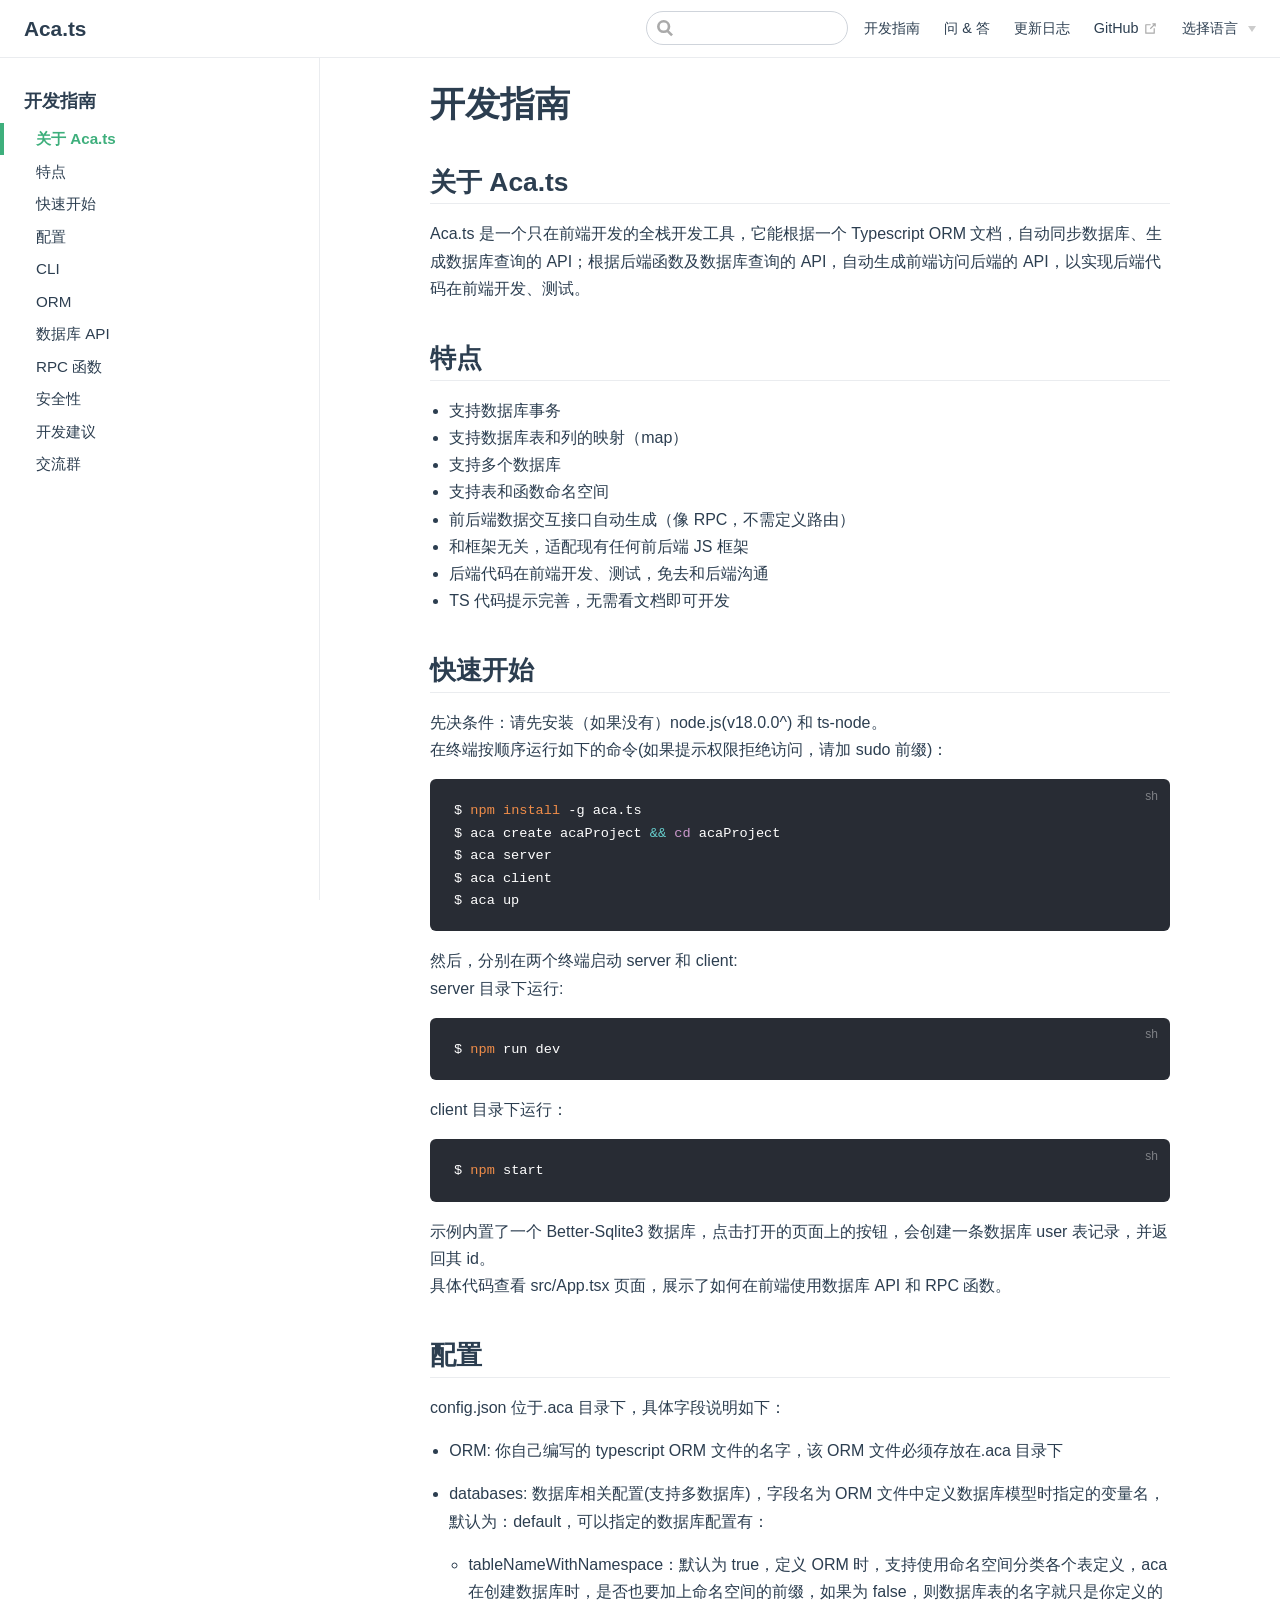
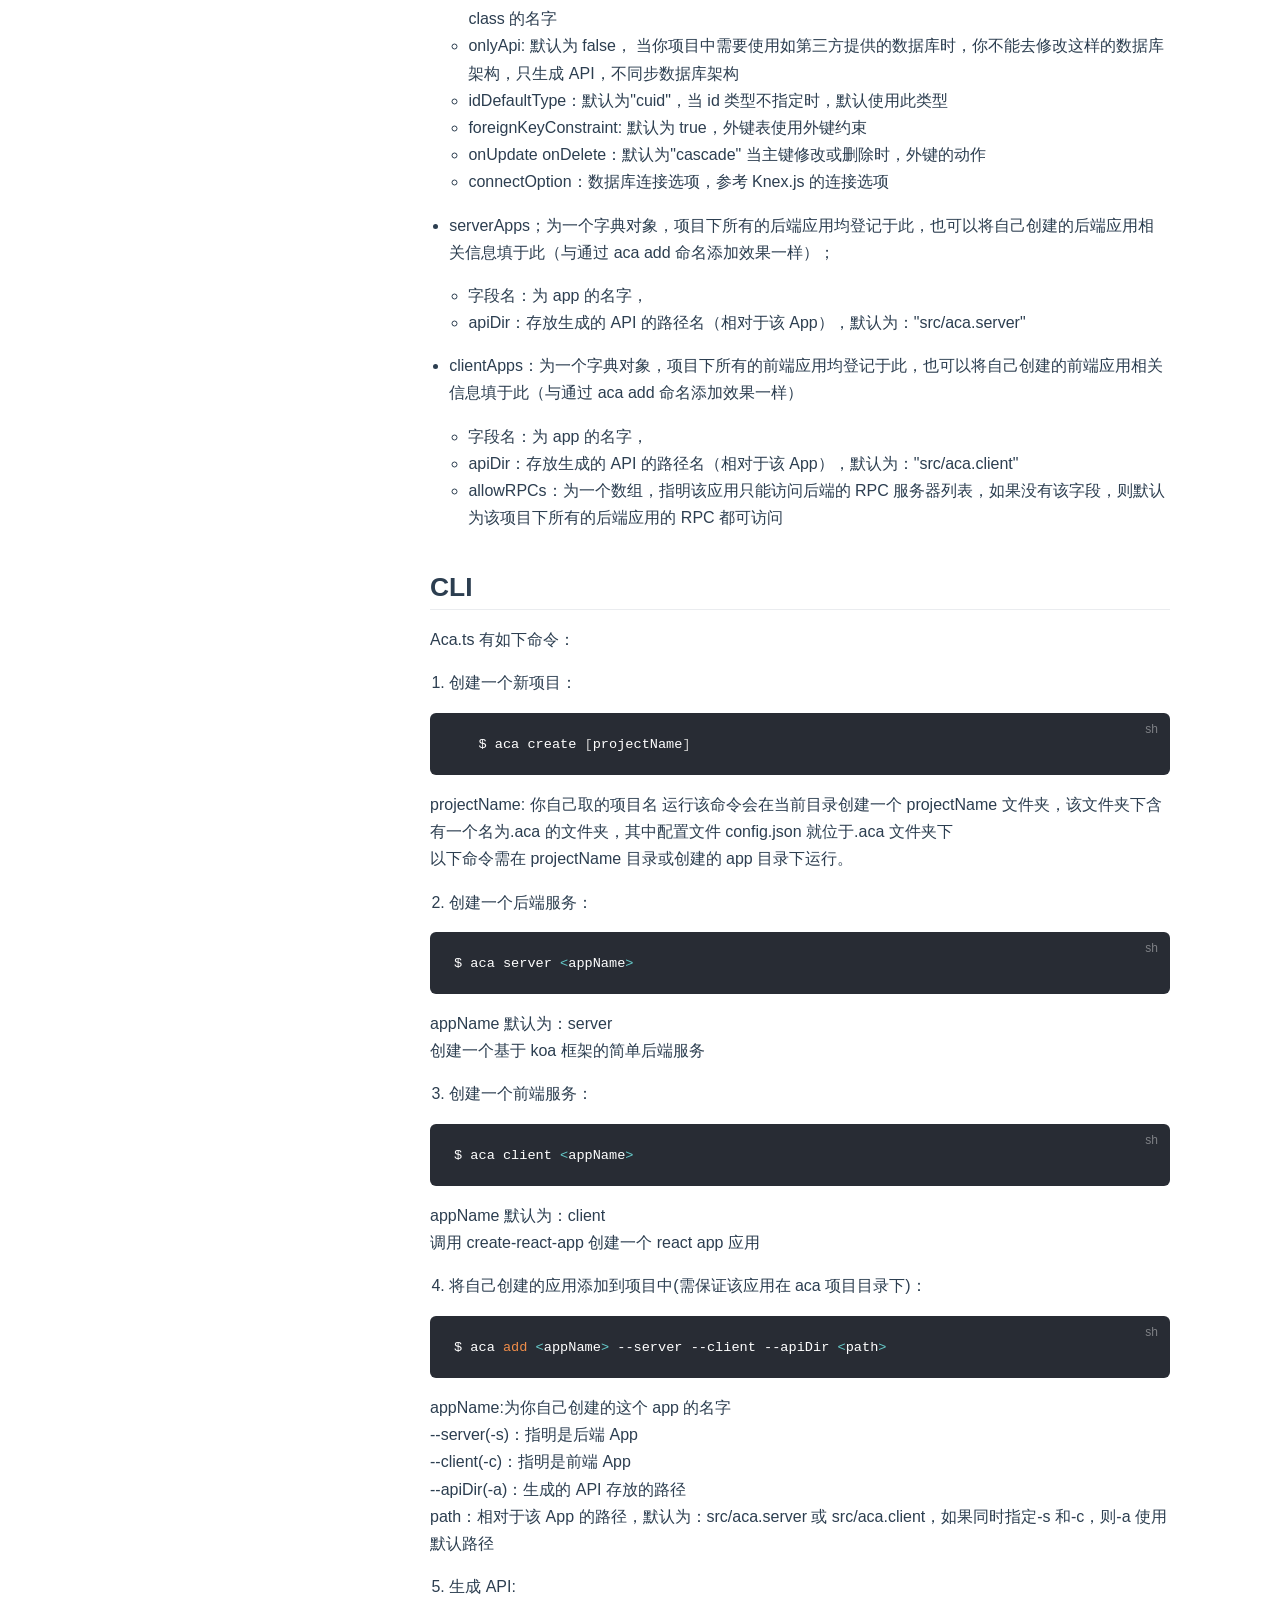
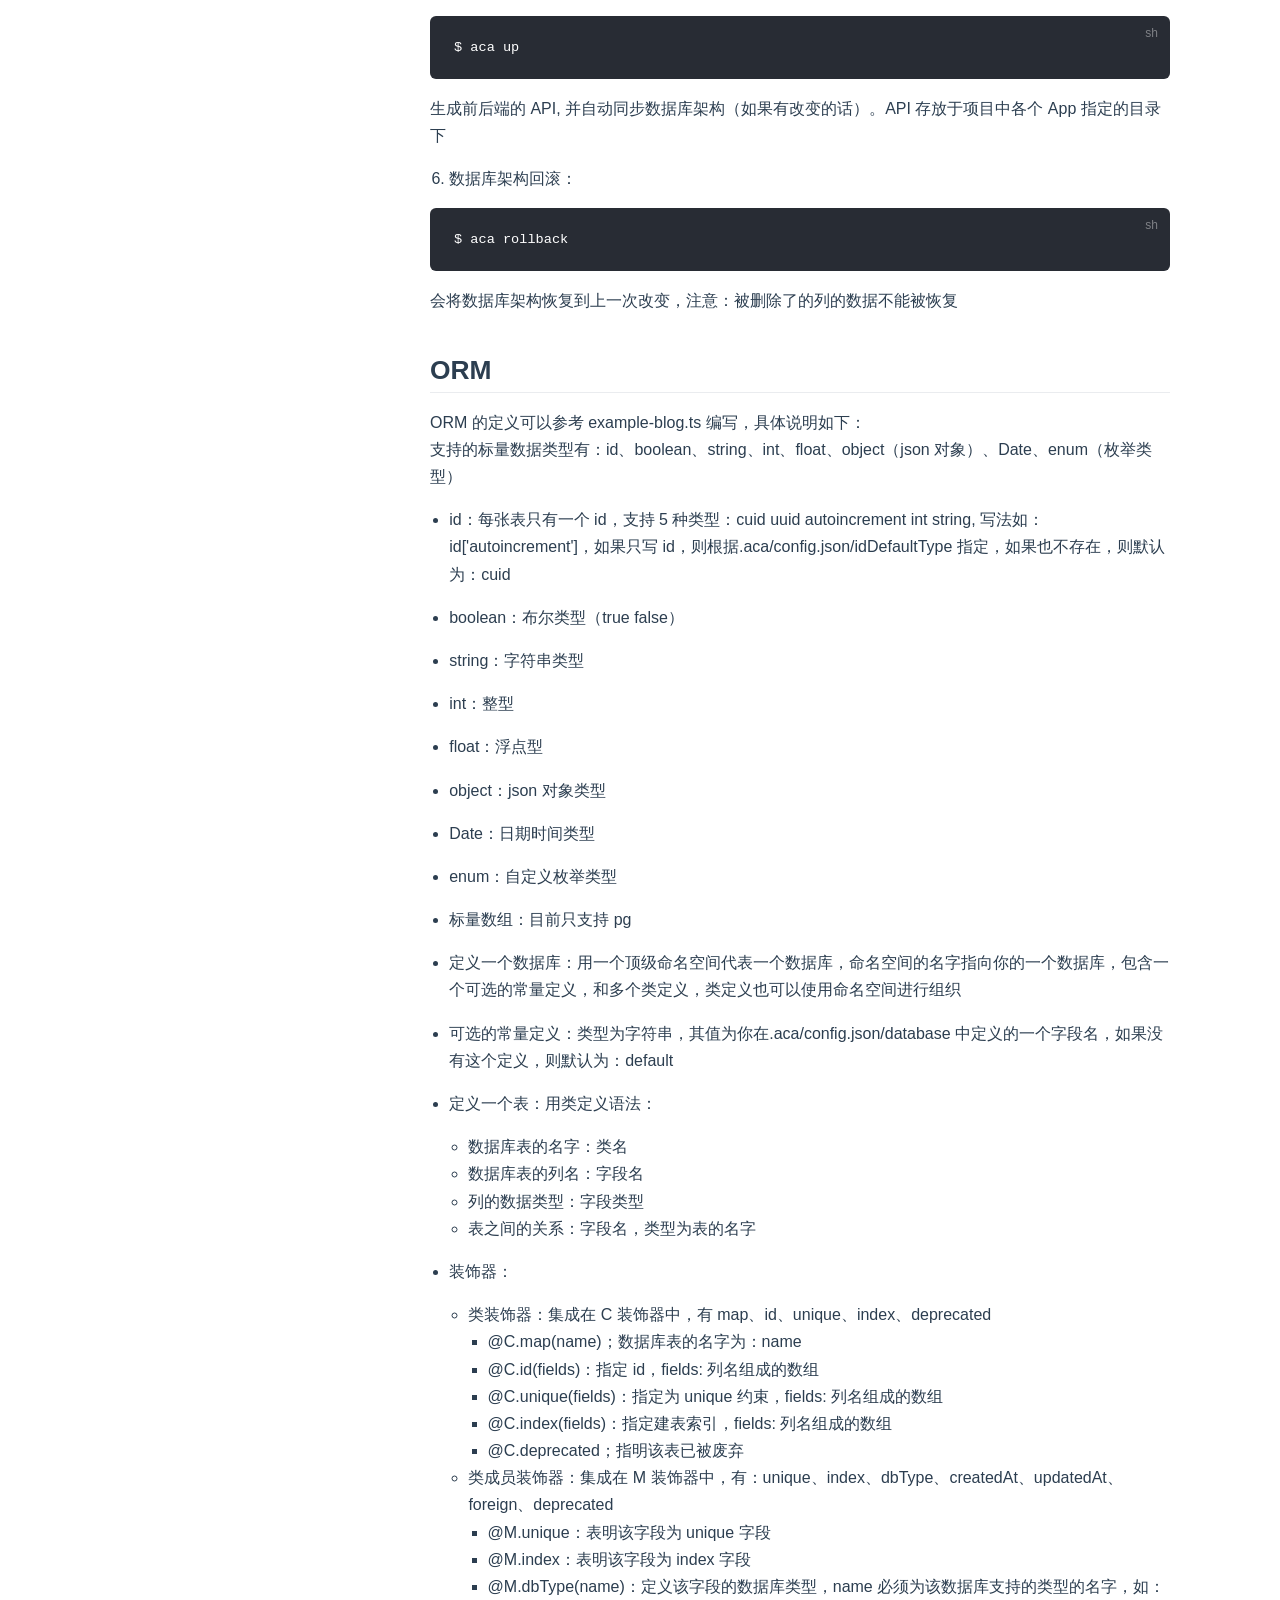
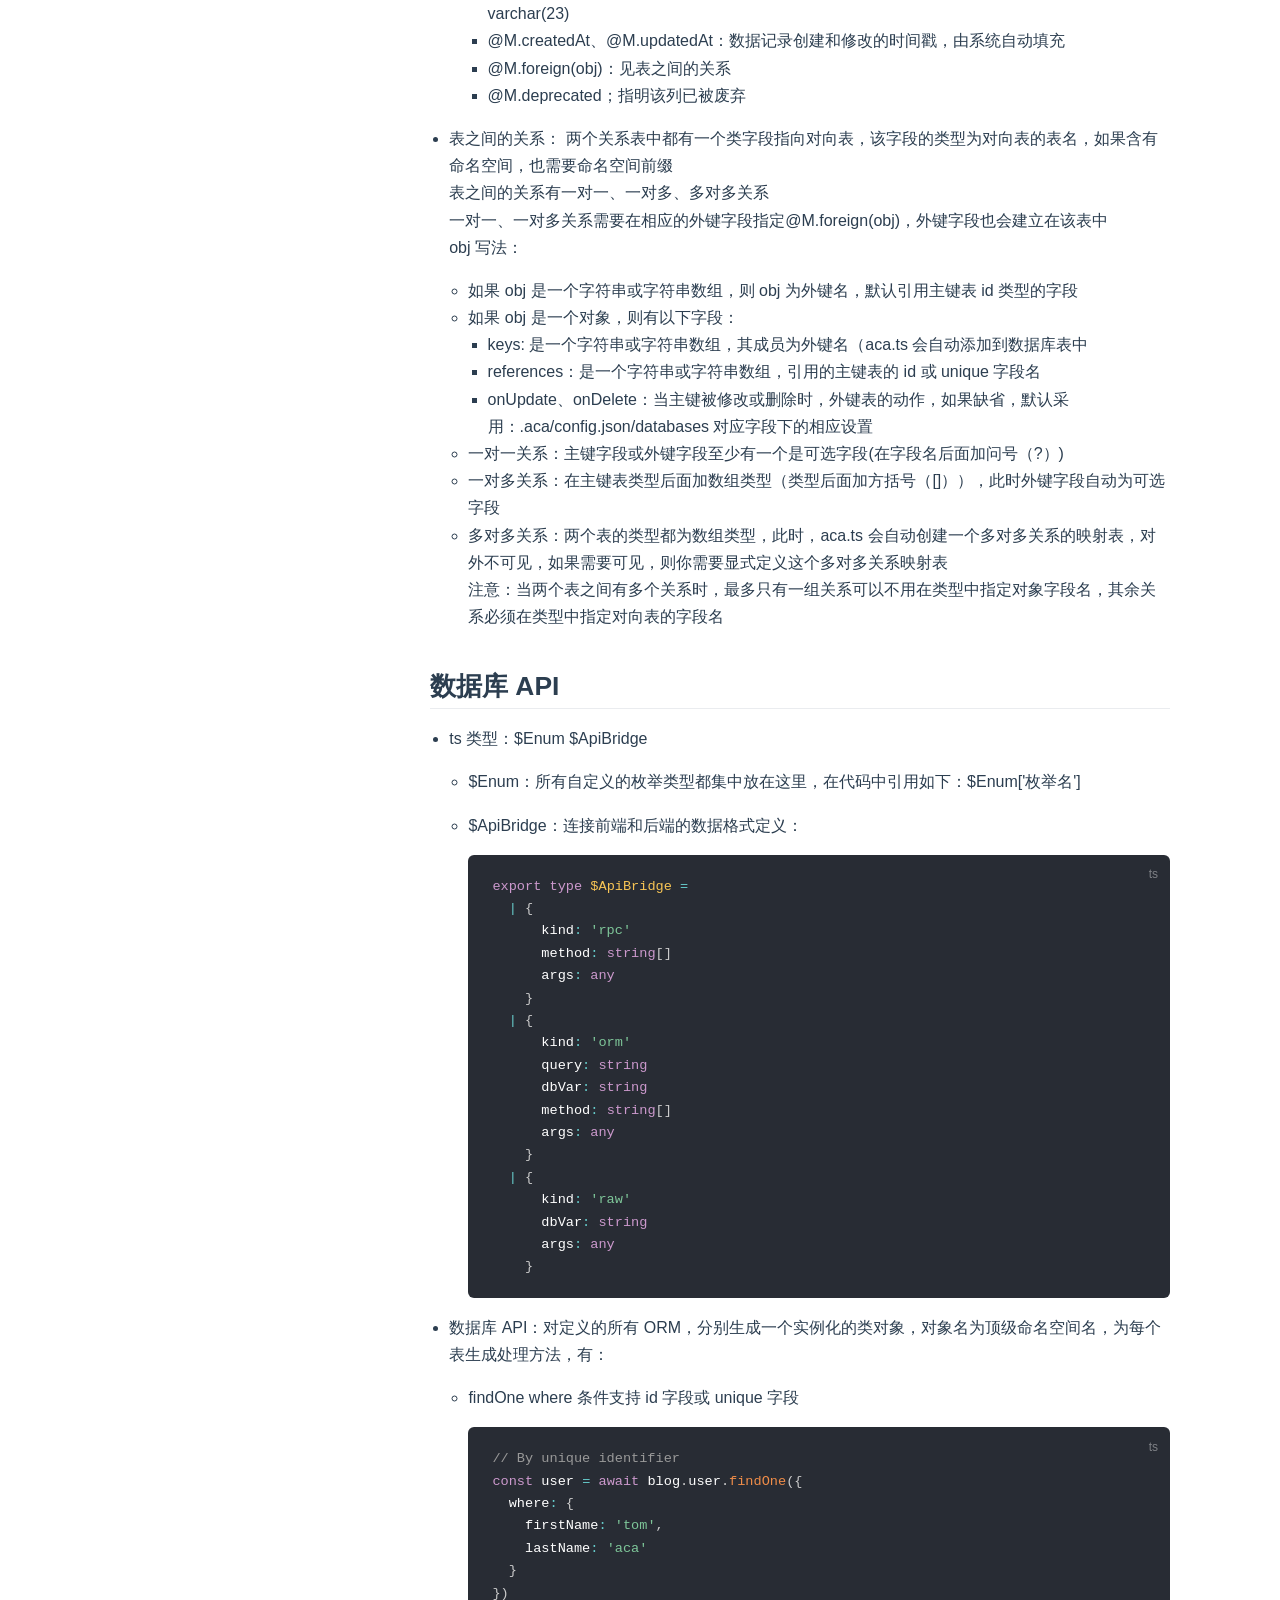
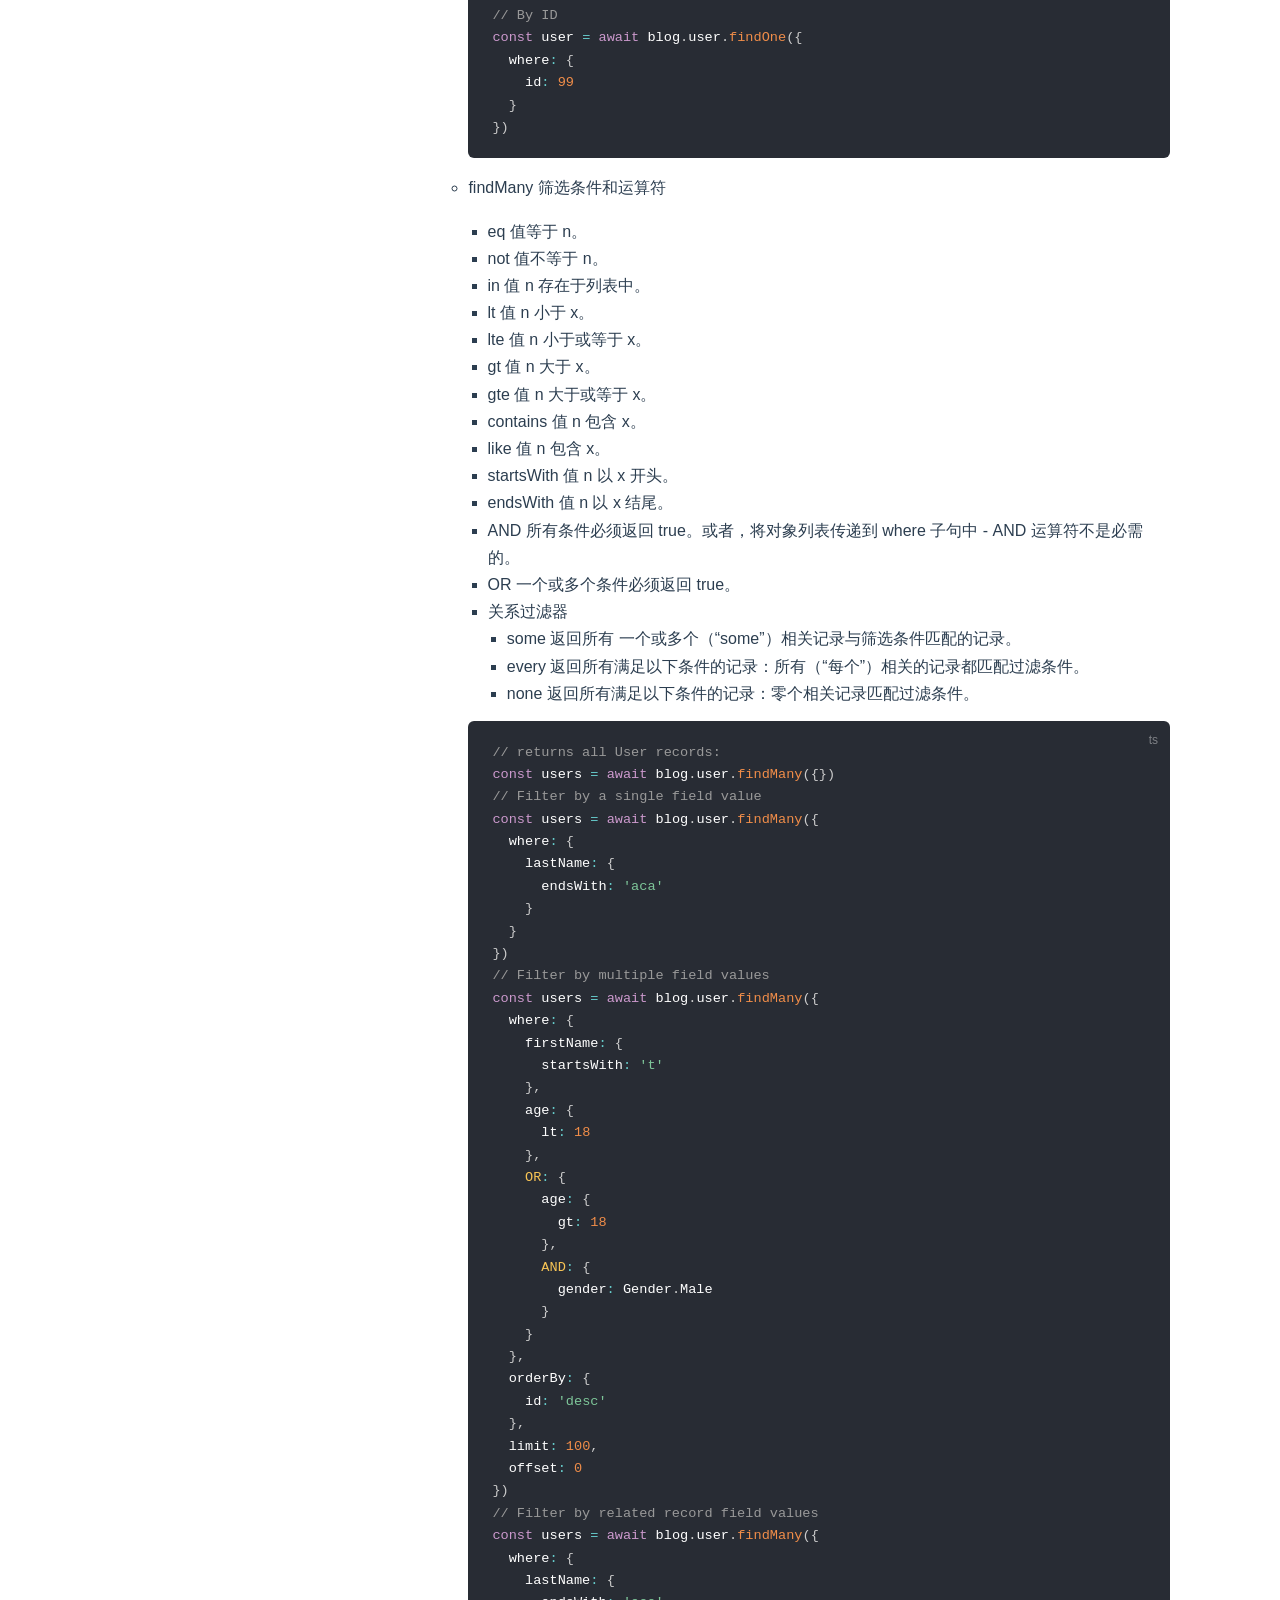
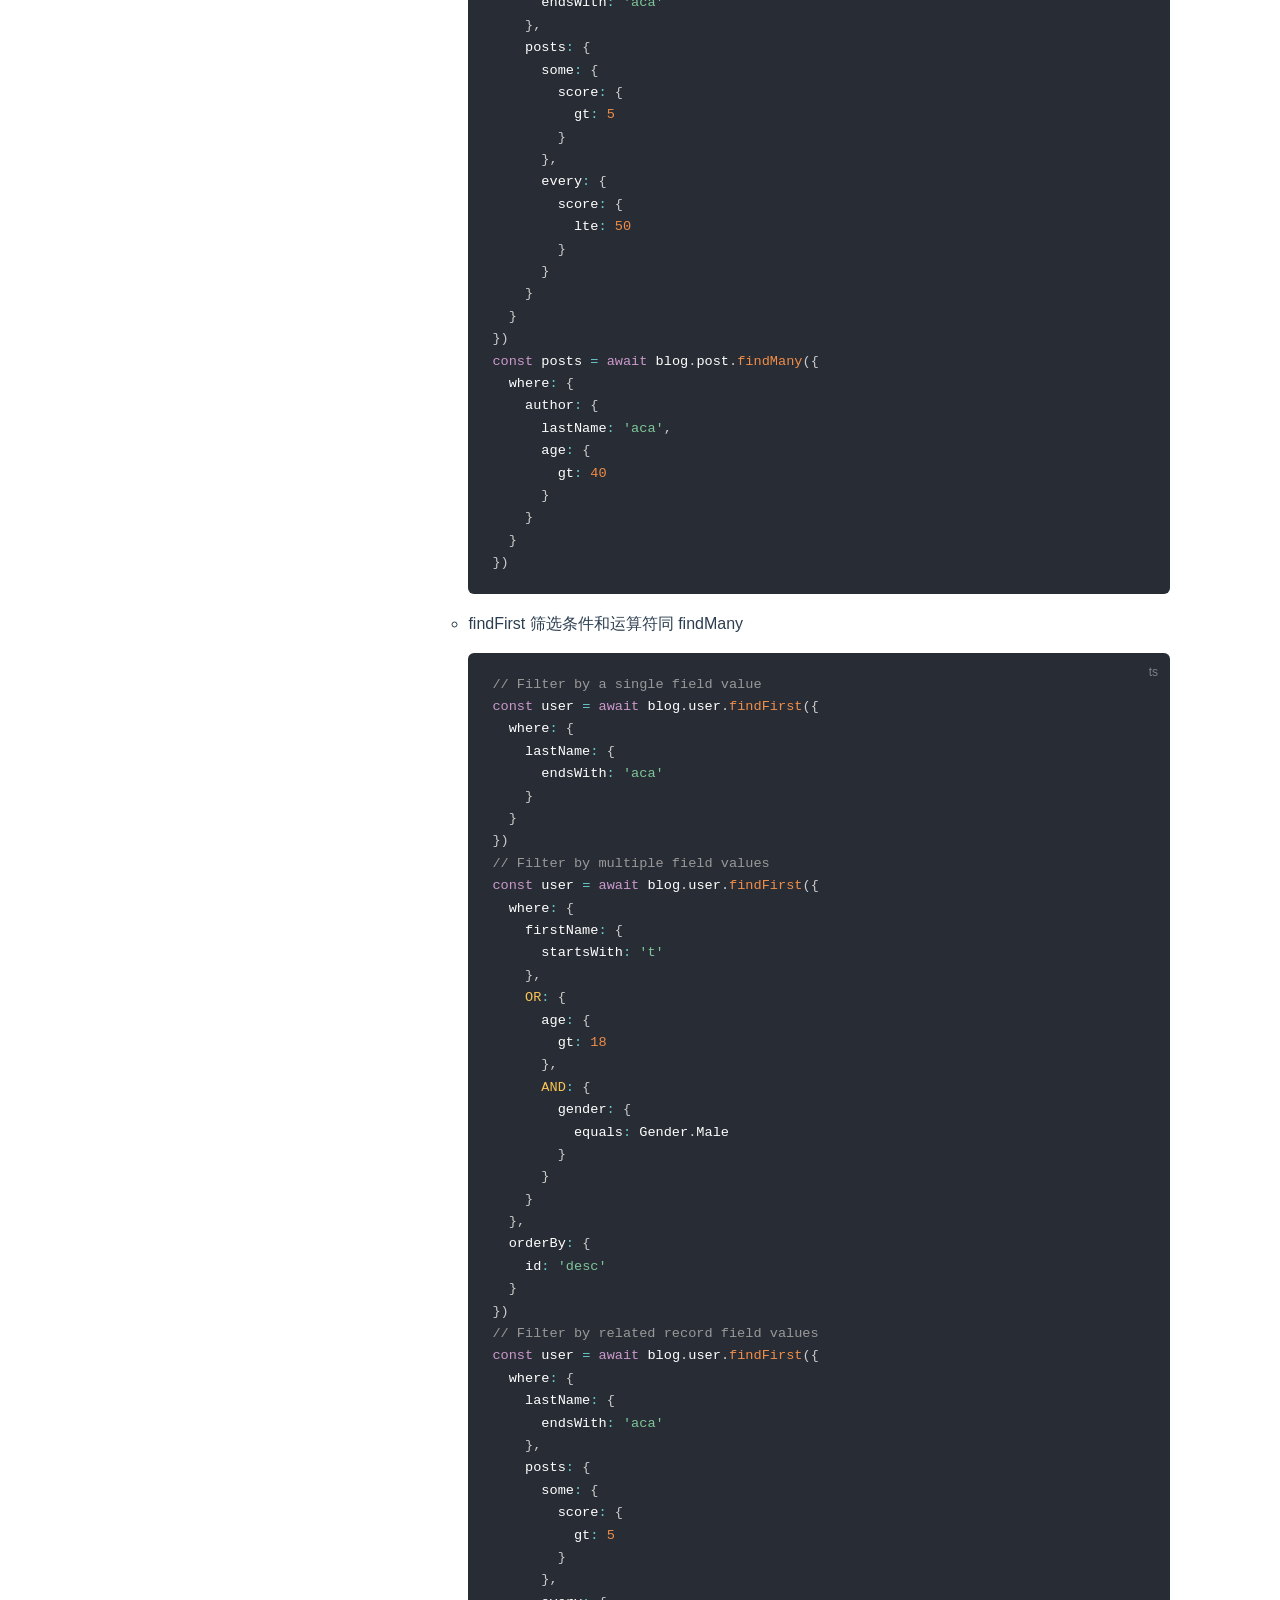
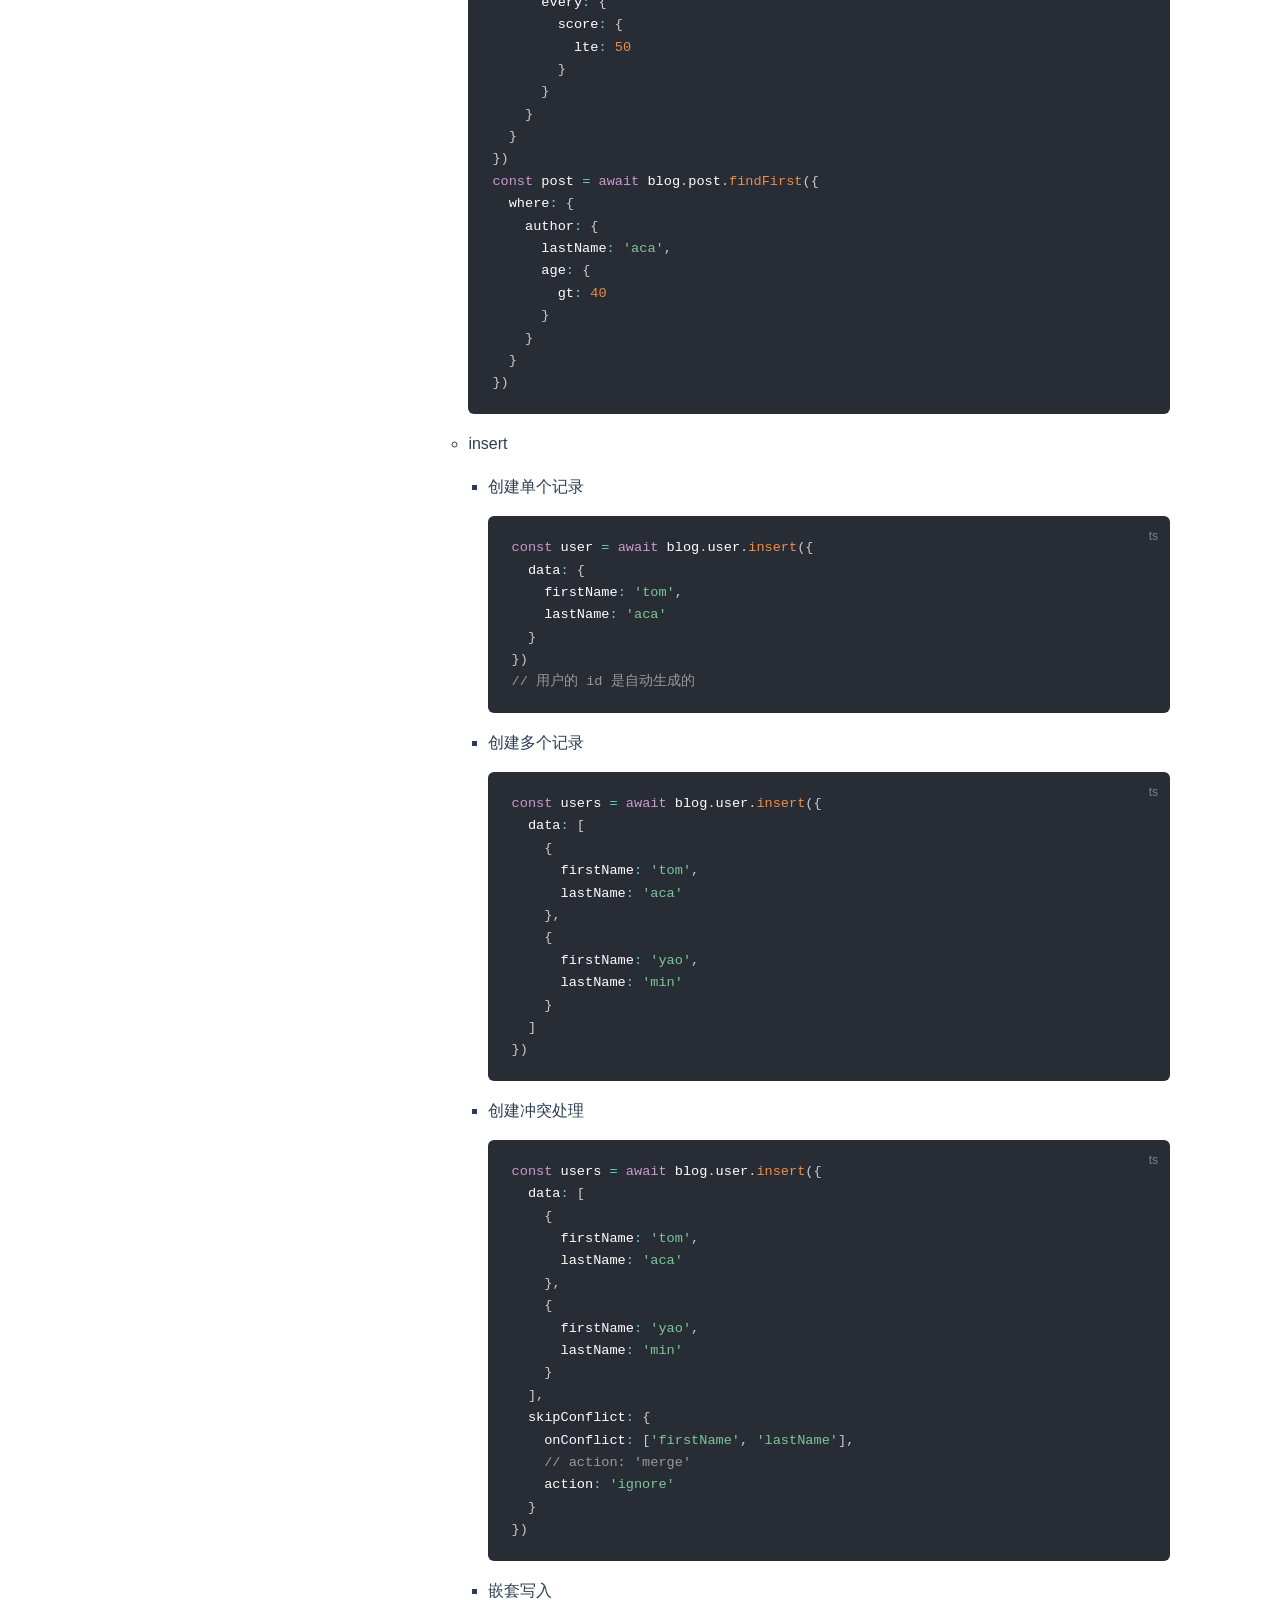
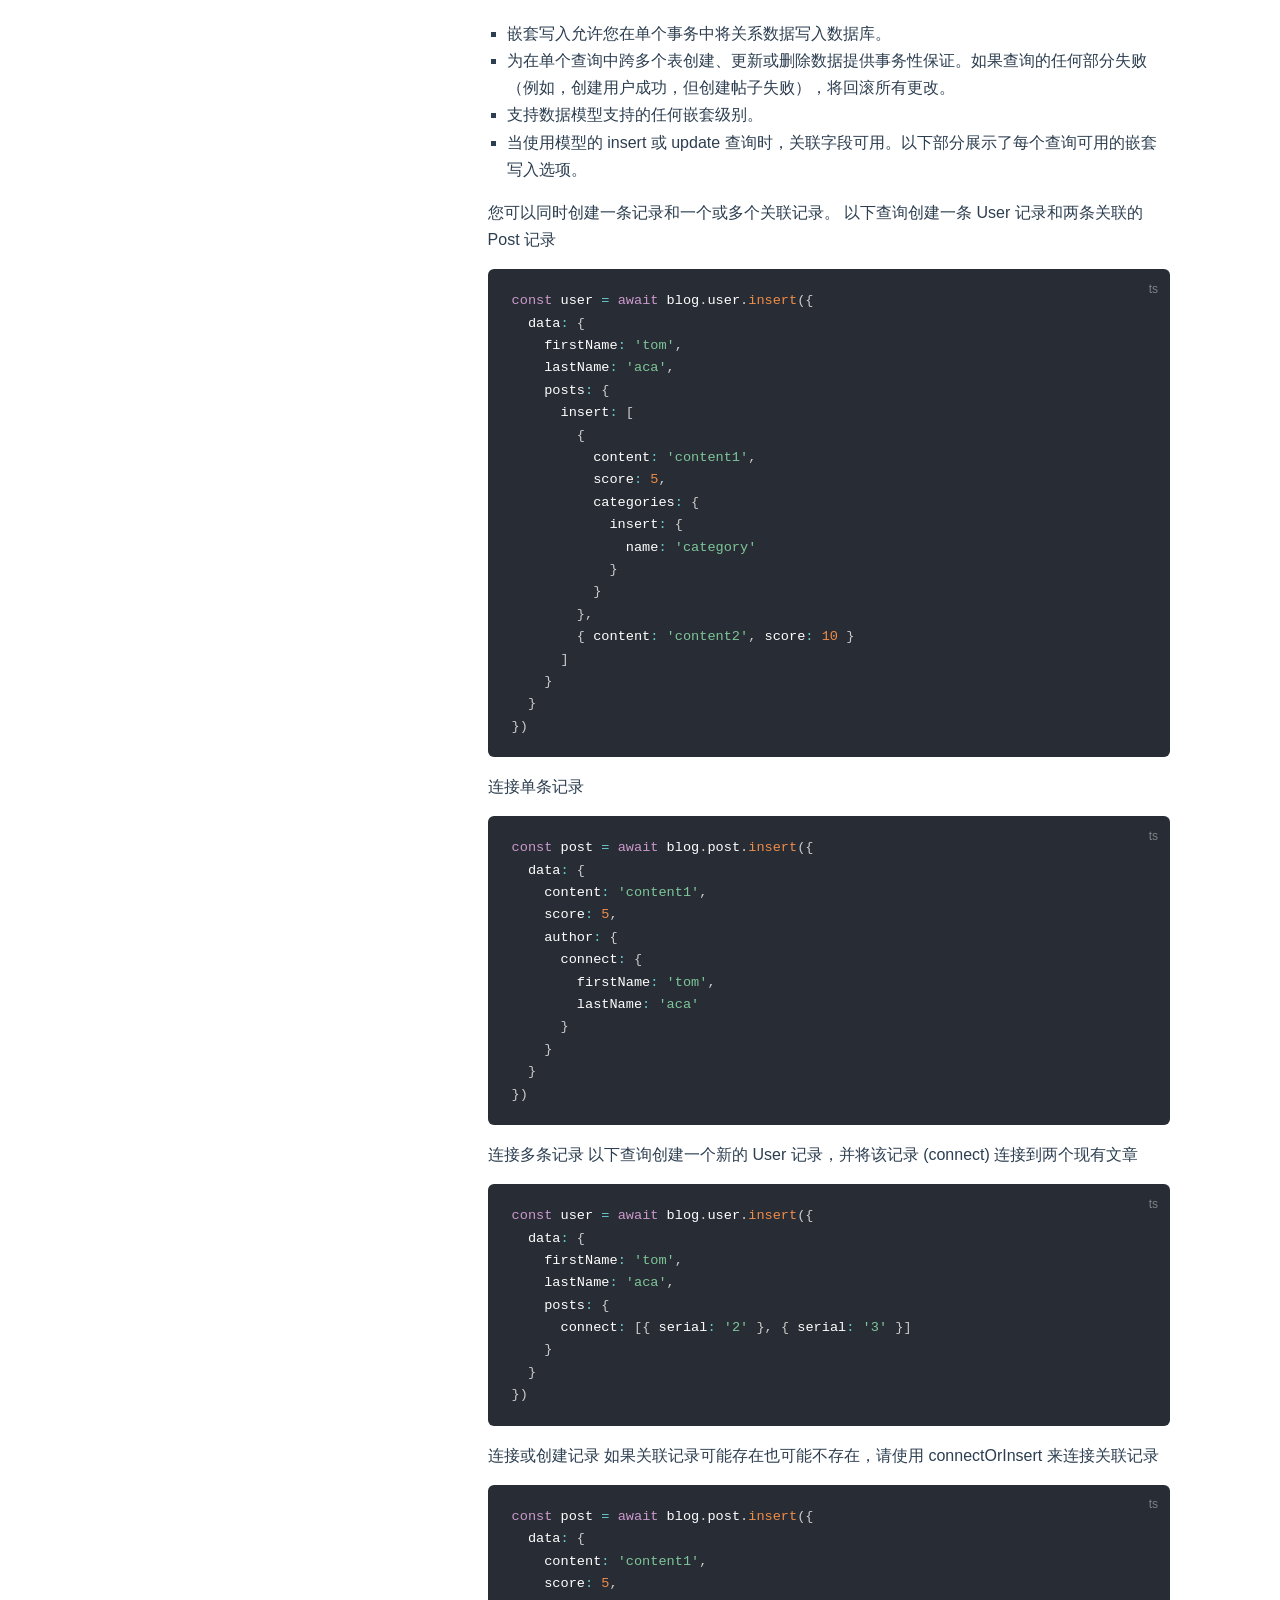
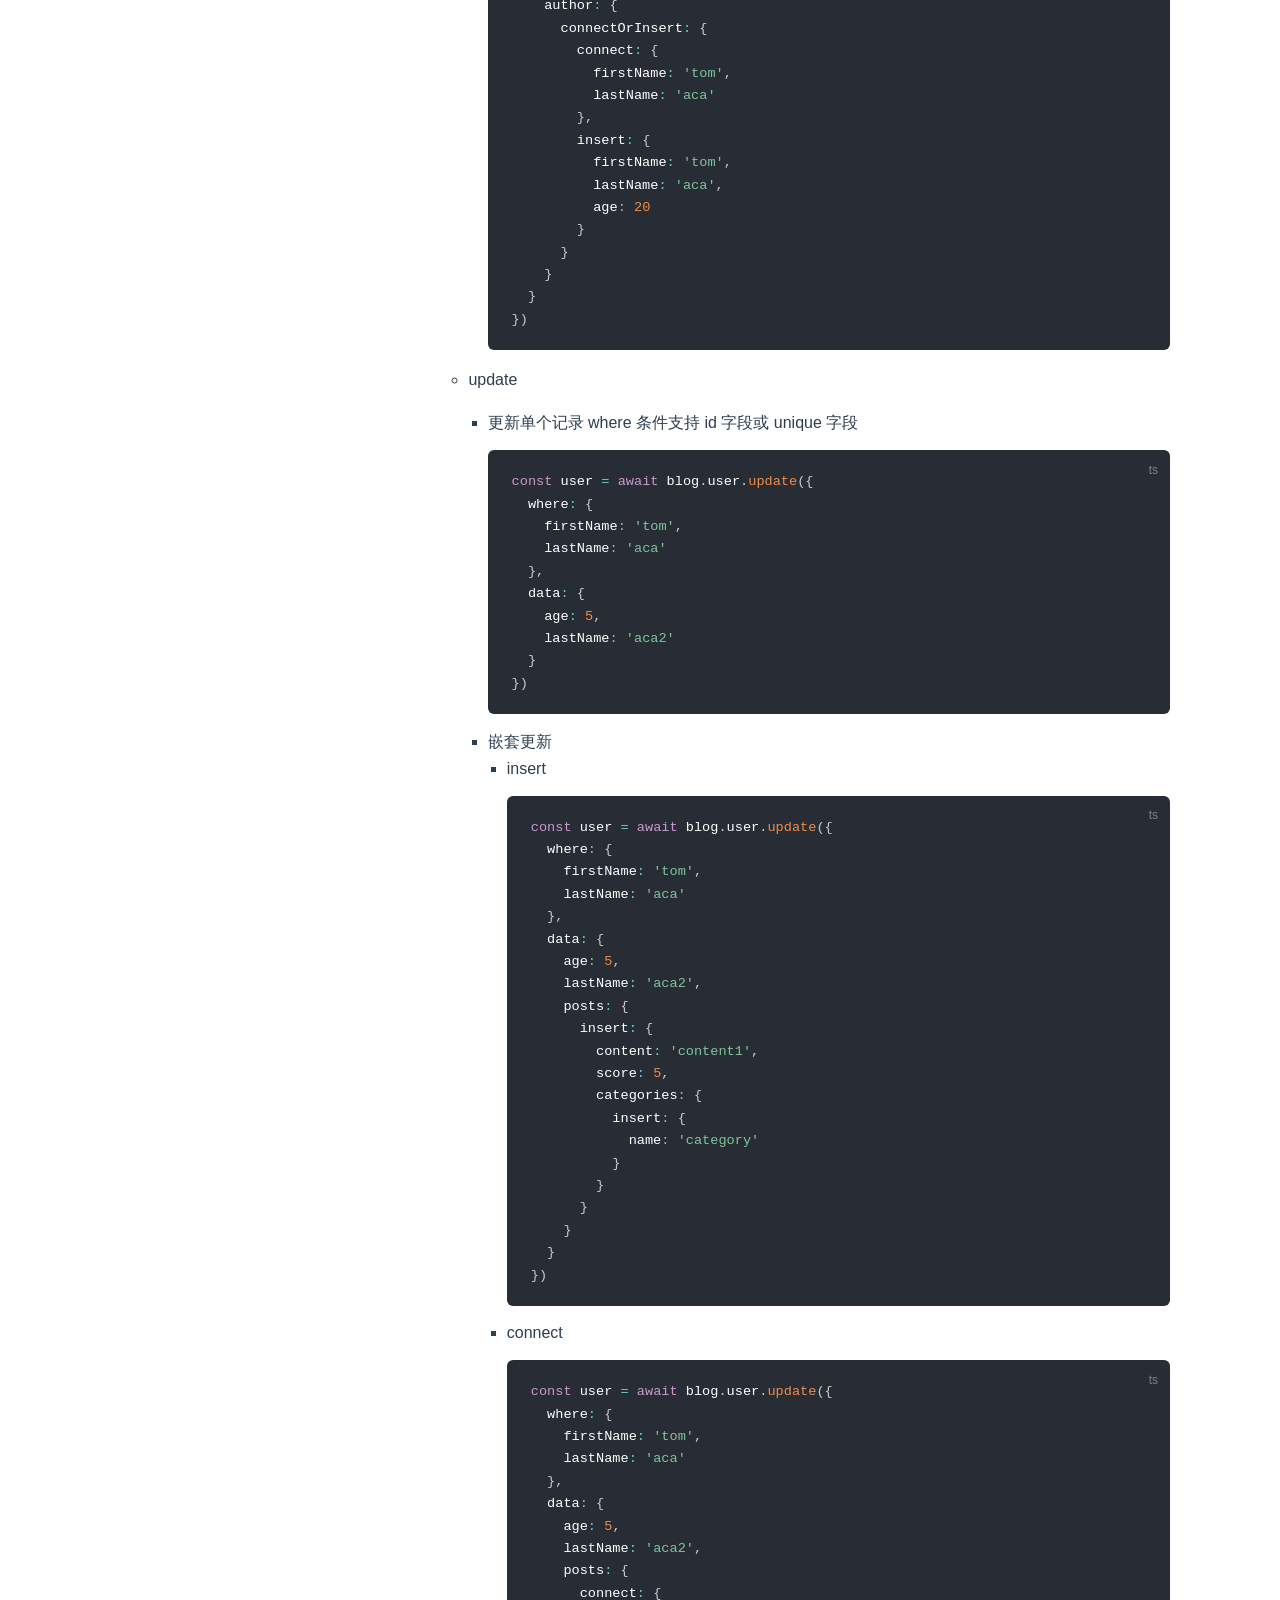
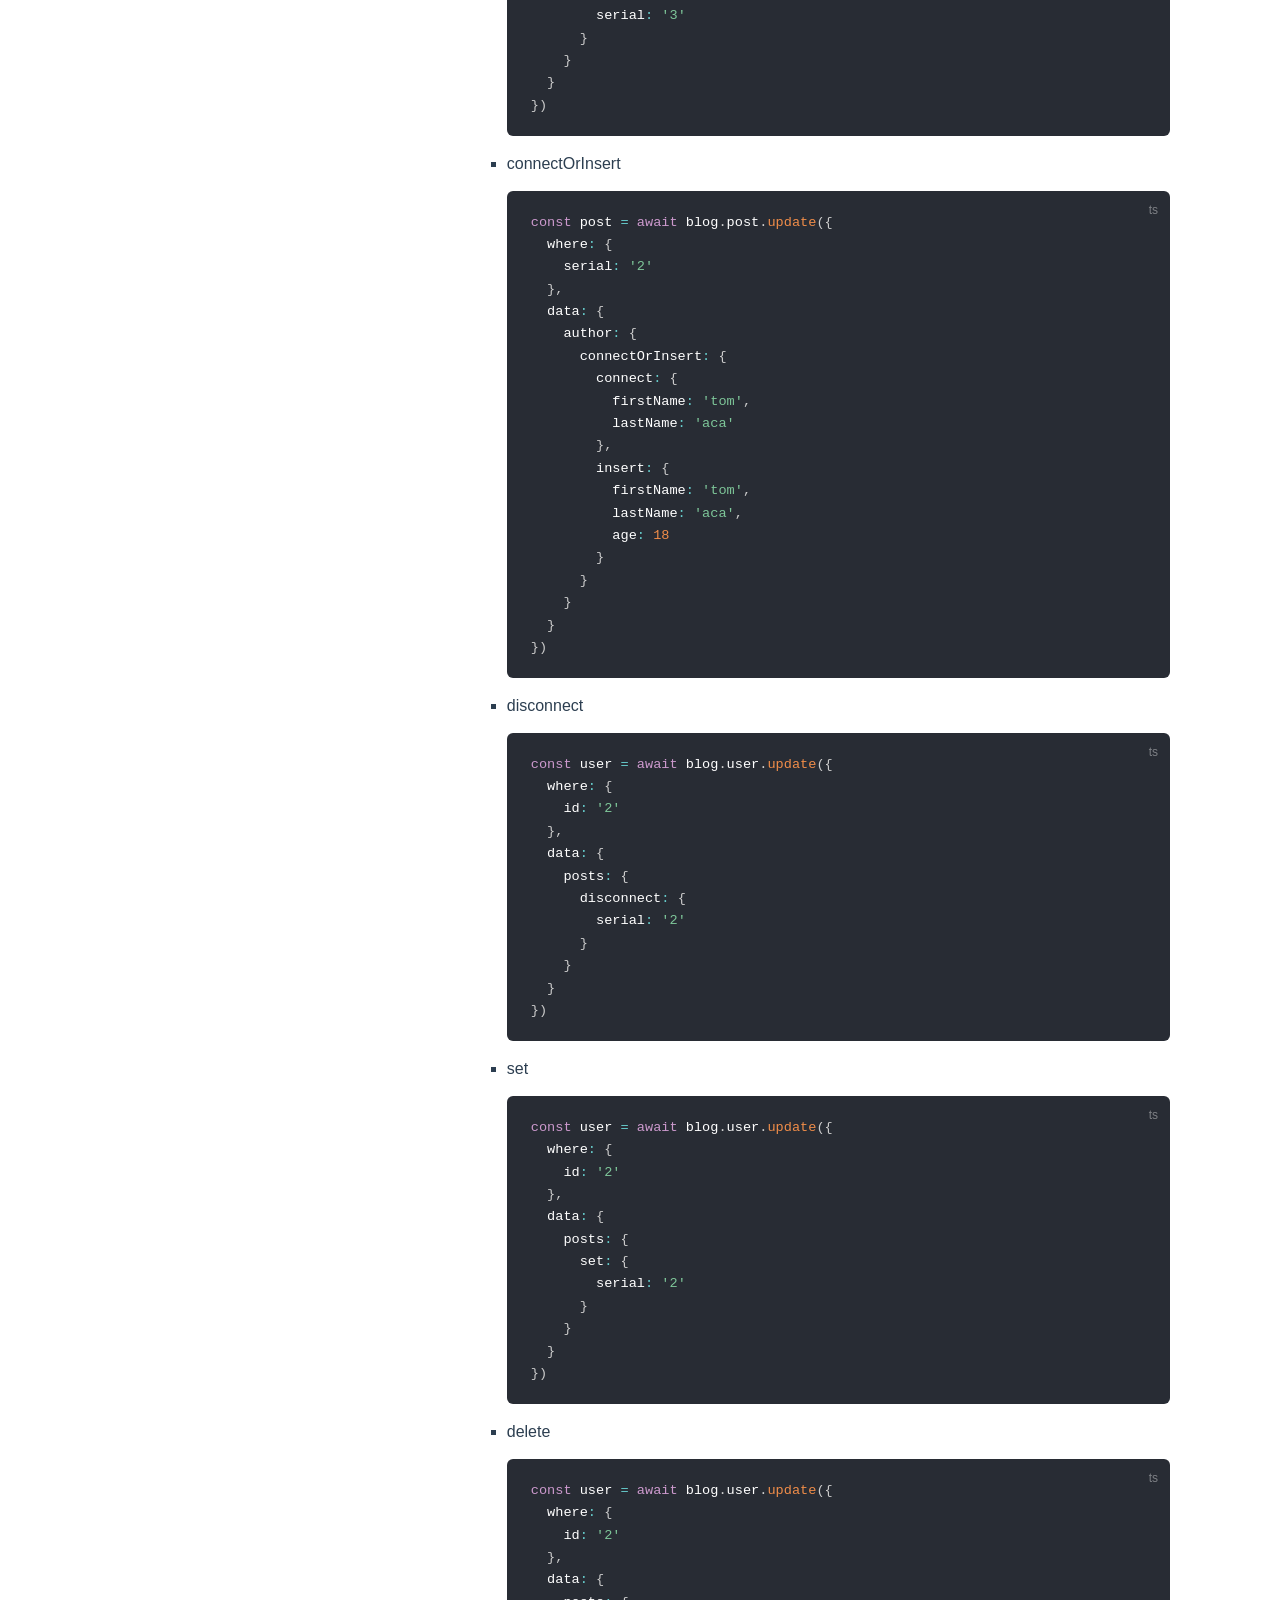
<file: zh/guide.html>
<!DOCTYPE html>
<html lang="zh-CN">
  <head>
    <meta charset="utf-8">
    <meta name="viewport" content="width=device-width,initial-scale=1">
    <title>开发指南 | Aca.ts</title>
    <meta name="generator" content="VuePress 1.9.7">
    
    <meta name="description" content="一个能自动生成ORM和web前端访问后端的typescript API的命令行工具">
    
    <link rel="preload" href="/assets/css/0.styles.1f8a509b.css" as="style"><link rel="preload" href="/assets/js/app.8e4a1e90.js" as="script"><link rel="preload" href="/assets/js/3.3a424c07.js" as="script"><link rel="preload" href="/assets/js/14.42e652da.js" as="script"><link rel="prefetch" href="/assets/js/10.d2928415.js"><link rel="prefetch" href="/assets/js/11.4b9e63c0.js"><link rel="prefetch" href="/assets/js/12.e1dfbe22.js"><link rel="prefetch" href="/assets/js/13.ea3558af.js"><link rel="prefetch" href="/assets/js/15.310d602b.js"><link rel="prefetch" href="/assets/js/16.b964bc73.js"><link rel="prefetch" href="/assets/js/4.3a5d42a7.js"><link rel="prefetch" href="/assets/js/5.0150813a.js"><link rel="prefetch" href="/assets/js/6.18a98952.js"><link rel="prefetch" href="/assets/js/7.1f9cb122.js"><link rel="prefetch" href="/assets/js/8.fb43af7d.js"><link rel="prefetch" href="/assets/js/9.5a055c16.js"><link rel="prefetch" href="/assets/js/vendors~docsearch.271cdf46.js">
    <link rel="stylesheet" href="/assets/css/0.styles.1f8a509b.css">
  </head>
  <body>
    <div id="app" data-server-rendered="true"><div class="theme-container"><header class="navbar"><div class="sidebar-button"><svg xmlns="http://www.w3.org/2000/svg" aria-hidden="true" role="img" viewBox="0 0 448 512" class="icon"><path fill="currentColor" d="M436 124H12c-6.627 0-12-5.373-12-12V80c0-6.627 5.373-12 12-12h424c6.627 0 12 5.373 12 12v32c0 6.627-5.373 12-12 12zm0 160H12c-6.627 0-12-5.373-12-12v-32c0-6.627 5.373-12 12-12h424c6.627 0 12 5.373 12 12v32c0 6.627-5.373 12-12 12zm0 160H12c-6.627 0-12-5.373-12-12v-32c0-6.627 5.373-12 12-12h424c6.627 0 12 5.373 12 12v32c0 6.627-5.373 12-12 12z"></path></svg></div> <a href="/zh/" class="home-link router-link-active"><!----> <span class="site-name">Aca.ts</span></a> <div class="links"><div class="search-box"><input aria-label="Search" autocomplete="off" spellcheck="false" value=""> <!----></div> <nav class="nav-links can-hide"><div class="nav-item"><a href="/zh/guide/" class="nav-link">
  开发指南
</a></div><div class="nav-item"><a href="/zh/question/" class="nav-link">
  问 &amp; 答
</a></div><div class="nav-item"><a href="/zh/changelog.html" class="nav-link">
  更新日志
</a></div><div class="nav-item"><a href="https://github.com/lglie/aca.ts" target="_blank" rel="noopener noreferrer" class="nav-link external">
  GitHub
  <span><svg xmlns="http://www.w3.org/2000/svg" aria-hidden="true" focusable="false" x="0px" y="0px" viewBox="0 0 100 100" width="15" height="15" class="icon outbound"><path fill="currentColor" d="M18.8,85.1h56l0,0c2.2,0,4-1.8,4-4v-32h-8v28h-48v-48h28v-8h-32l0,0c-2.2,0-4,1.8-4,4v56C14.8,83.3,16.6,85.1,18.8,85.1z"></path> <polygon fill="currentColor" points="45.7,48.7 51.3,54.3 77.2,28.5 77.2,37.2 85.2,37.2 85.2,14.9 62.8,14.9 62.8,22.9 71.5,22.9"></polygon></svg> <span class="sr-only">(opens new window)</span></span></a></div><div class="nav-item"><div class="dropdown-wrapper"><button type="button" aria-label="Select language" class="dropdown-title"><span class="title">选择语言</span> <span class="arrow down"></span></button> <button type="button" aria-label="Select language" class="mobile-dropdown-title"><span class="title">选择语言</span> <span class="arrow right"></span></button> <ul class="nav-dropdown" style="display:none;"><li class="dropdown-item"><!----> <a href="/guide.html" class="nav-link">
  English
</a></li><li class="dropdown-item"><!----> <a href="/zh/guide.html" aria-current="page" class="nav-link router-link-exact-active router-link-active">
  简体中文
</a></li></ul></div></div> <!----></nav></div></header> <div class="sidebar-mask"></div> <aside class="sidebar"><nav class="nav-links"><div class="nav-item"><a href="/zh/guide/" class="nav-link">
  开发指南
</a></div><div class="nav-item"><a href="/zh/question/" class="nav-link">
  问 &amp; 答
</a></div><div class="nav-item"><a href="/zh/changelog.html" class="nav-link">
  更新日志
</a></div><div class="nav-item"><a href="https://github.com/lglie/aca.ts" target="_blank" rel="noopener noreferrer" class="nav-link external">
  GitHub
  <span><svg xmlns="http://www.w3.org/2000/svg" aria-hidden="true" focusable="false" x="0px" y="0px" viewBox="0 0 100 100" width="15" height="15" class="icon outbound"><path fill="currentColor" d="M18.8,85.1h56l0,0c2.2,0,4-1.8,4-4v-32h-8v28h-48v-48h28v-8h-32l0,0c-2.2,0-4,1.8-4,4v56C14.8,83.3,16.6,85.1,18.8,85.1z"></path> <polygon fill="currentColor" points="45.7,48.7 51.3,54.3 77.2,28.5 77.2,37.2 85.2,37.2 85.2,14.9 62.8,14.9 62.8,22.9 71.5,22.9"></polygon></svg> <span class="sr-only">(opens new window)</span></span></a></div><div class="nav-item"><div class="dropdown-wrapper"><button type="button" aria-label="Select language" class="dropdown-title"><span class="title">选择语言</span> <span class="arrow down"></span></button> <button type="button" aria-label="Select language" class="mobile-dropdown-title"><span class="title">选择语言</span> <span class="arrow right"></span></button> <ul class="nav-dropdown" style="display:none;"><li class="dropdown-item"><!----> <a href="/guide.html" class="nav-link">
  English
</a></li><li class="dropdown-item"><!----> <a href="/zh/guide.html" aria-current="page" class="nav-link router-link-exact-active router-link-active">
  简体中文
</a></li></ul></div></div> <!----></nav>  <ul class="sidebar-links"><li><section class="sidebar-group depth-0"><p class="sidebar-heading open"><span>开发指南</span> <!----></p> <ul class="sidebar-links sidebar-group-items"><li><a href="/zh/guide.html#关于-aca-ts" class="sidebar-link">关于 Aca.ts</a><ul class="sidebar-sub-headers"></ul></li><li><a href="/zh/guide.html#特点" class="sidebar-link">特点</a><ul class="sidebar-sub-headers"></ul></li><li><a href="/zh/guide.html#快速开始" class="sidebar-link">快速开始</a><ul class="sidebar-sub-headers"></ul></li><li><a href="/zh/guide.html#配置" class="sidebar-link">配置</a><ul class="sidebar-sub-headers"></ul></li><li><a href="/zh/guide.html#cli" class="sidebar-link">CLI</a><ul class="sidebar-sub-headers"></ul></li><li><a href="/zh/guide.html#orm" class="sidebar-link">ORM</a><ul class="sidebar-sub-headers"></ul></li><li><a href="/zh/guide.html#数据库-api" class="sidebar-link">数据库 API</a><ul class="sidebar-sub-headers"></ul></li><li><a href="/zh/guide.html#rpc-函数" class="sidebar-link">RPC 函数</a><ul class="sidebar-sub-headers"></ul></li><li><a href="/zh/guide.html#安全性" class="sidebar-link">安全性</a><ul class="sidebar-sub-headers"></ul></li><li><a href="/zh/guide.html#开发建议" class="sidebar-link">开发建议</a><ul class="sidebar-sub-headers"></ul></li><li><a href="/zh/guide.html#交流群" class="sidebar-link">交流群</a><ul class="sidebar-sub-headers"></ul></li></ul></section></li></ul> </aside> <main class="page"> <div class="theme-default-content content__default"><h1 id="开发指南"><a href="#开发指南" class="header-anchor">#</a> 开发指南</h1> <h2 id="关于-aca-ts"><a href="#关于-aca-ts" class="header-anchor">#</a> 关于 Aca.ts</h2> <p>Aca.ts 是一个只在前端开发的全栈开发工具，它能根据一个 Typescript ORM 文档，自动同步数据库、生成数据库查询的 API；根据后端函数及数据库查询的 API，自动生成前端访问后端的 API，以实现后端代码在前端开发、测试。</p> <h2 id="特点"><a href="#特点" class="header-anchor">#</a> 特点</h2> <ul><li>支持数据库事务</li> <li>支持数据库表和列的映射（map）</li> <li>支持多个数据库</li> <li>支持表和函数命名空间</li> <li>前后端数据交互接口自动生成（像 RPC，不需定义路由）</li> <li>和框架无关，适配现有任何前后端 JS 框架</li> <li>后端代码在前端开发、测试，免去和后端沟通</li> <li>TS 代码提示完善，无需看文档即可开发</li></ul> <h2 id="快速开始"><a href="#快速开始" class="header-anchor">#</a> 快速开始</h2> <p>先决条件：请先安装（如果没有）node.js(v18.0.0^) 和 ts-node。<br>
在终端按顺序运行如下的命令(如果提示权限拒绝访问，请加 sudo 前缀)：</p> <div class="language-bash extra-class"><pre class="language-bash"><code>$ <span class="token function">npm</span> <span class="token function">install</span> -g aca.ts
$ aca create acaProject <span class="token operator">&amp;&amp;</span> <span class="token builtin class-name">cd</span> acaProject
$ aca server
$ aca client
$ aca up
</code></pre></div><p>然后，分别在两个终端启动 server 和 client:<br>
server 目录下运行:</p> <div class="language-bash extra-class"><pre class="language-bash"><code>$ <span class="token function">npm</span> run dev
</code></pre></div><p>client 目录下运行：</p> <div class="language-bash extra-class"><pre class="language-bash"><code>$ <span class="token function">npm</span> start
</code></pre></div><p>示例内置了一个 Better-Sqlite3 数据库，点击打开的页面上的按钮，会创建一条数据库 user 表记录，并返回其 id。<br>
具体代码查看 src/App.tsx 页面，展示了如何在前端使用数据库 API 和 RPC 函数。</p> <h2 id="配置"><a href="#配置" class="header-anchor">#</a> 配置</h2> <p>config.json 位于.aca 目录下，具体字段说明如下：</p> <ul><li><p>ORM: 你自己编写的 typescript ORM 文件的名字，该 ORM 文件必须存放在.aca 目录下</p></li> <li><p>databases: 数据库相关配置(支持多数据库)，字段名为 ORM 文件中定义数据库模型时指定的变量名，默认为：default，可以指定的数据库配置有：</p> <ul><li>tableNameWithNamespace：默认为 true，定义 ORM 时，支持使用命名空间分类各个表定义，aca 在创建数据库时，是否也要加上命名空间的前缀，如果为 false，则数据库表的名字就只是你定义的 class 的名字</li> <li>onlyApi: 默认为 false， 当你项目中需要使用如第三方提供的数据库时，你不能去修改这样的数据库架构，只生成 API，不同步数据库架构</li> <li>idDefaultType：默认为&quot;cuid&quot;，当 id 类型不指定时，默认使用此类型</li> <li>foreignKeyConstraint: 默认为 true，外键表使用外键约束</li> <li>onUpdate onDelete：默认为&quot;cascade&quot; 当主键修改或删除时，外键的动作</li> <li>connectOption：数据库连接选项，参考 Knex.js 的连接选项</li></ul></li> <li><p>serverApps；为一个字典对象，项目下所有的后端应用均登记于此，也可以将自己创建的后端应用相关信息填于此（与通过 aca add 命名添加效果一样）；</p> <ul><li>字段名：为 app 的名字，</li> <li>apiDir：存放生成的 API 的路径名（相对于该 App），默认为：&quot;src/aca.server&quot;</li></ul></li> <li><p>clientApps：为一个字典对象，项目下所有的前端应用均登记于此，也可以将自己创建的前端应用相关信息填于此（与通过 aca add 命名添加效果一样）</p> <ul><li>字段名：为 app 的名字，</li> <li>apiDir：存放生成的 API 的路径名（相对于该 App），默认为：&quot;src/aca.client&quot;</li> <li>allowRPCs：为一个数组，指明该应用只能访问后端的 RPC 服务器列表，如果没有该字段，则默认为该项目下所有的后端应用的 RPC 都可访问</li></ul></li></ul> <h2 id="cli"><a href="#cli" class="header-anchor">#</a> CLI</h2> <p>Aca.ts 有如下命令：</p> <ol><li>创建一个新项目：</li></ol> <div class="language-bash extra-class"><pre class="language-bash"><code>   $ aca create <span class="token punctuation">[</span>projectName<span class="token punctuation">]</span>
</code></pre></div><p>projectName: 你自己取的项目名
运行该命令会在当前目录创建一个 projectName 文件夹，该文件夹下含有一个名为.aca 的文件夹，其中配置文件 config.json 就位于.aca 文件夹下<br>
以下命令需在 projectName 目录或创建的 app 目录下运行。</p> <ol start="2"><li>创建一个后端服务：</li></ol> <div class="language-bash extra-class"><pre class="language-bash"><code>$ aca server <span class="token operator">&lt;</span>appName<span class="token operator">&gt;</span>
</code></pre></div><p>appName 默认为：server<br>
创建一个基于 koa 框架的简单后端服务</p> <ol start="3"><li>创建一个前端服务：</li></ol> <div class="language-bash extra-class"><pre class="language-bash"><code>$ aca client <span class="token operator">&lt;</span>appName<span class="token operator">&gt;</span>
</code></pre></div><p>appName 默认为：client<br>
调用 create-react-app 创建一个 react app 应用</p> <ol start="4"><li>将自己创建的应用添加到项目中(需保证该应用在 aca 项目目录下)：</li></ol> <div class="language-bash extra-class"><pre class="language-bash"><code>$ aca <span class="token function">add</span> <span class="token operator">&lt;</span>appName<span class="token operator">&gt;</span> --server --client --apiDir <span class="token operator">&lt;</span>path<span class="token operator">&gt;</span>
</code></pre></div><p>appName:为你自己创建的这个 app 的名字<br>
--server(-s)：指明是后端 App<br>
--client(-c)：指明是前端 App<br>
--apiDir(-a)：生成的 API 存放的路径<br>
path：相对于该 App 的路径，默认为：src/aca.server 或 src/aca.client，如果同时指定-s 和-c，则-a 使用默认路径</p> <ol start="5"><li>生成 API:</li></ol> <div class="language-bash extra-class"><pre class="language-bash"><code>$ aca up
</code></pre></div><p>生成前后端的 API, 并自动同步数据库架构（如果有改变的话）。API 存放于项目中各个 App 指定的目录下</p> <ol start="6"><li>数据库架构回滚：</li></ol> <div class="language-bash extra-class"><pre class="language-bash"><code>$ aca rollback
</code></pre></div><p>会将数据库架构恢复到上一次改变，注意：被删除了的列的数据不能被恢复</p> <h2 id="orm"><a href="#orm" class="header-anchor">#</a> ORM</h2> <p>ORM 的定义可以参考 example-blog.ts 编写，具体说明如下：<br>
支持的标量数据类型有：id、boolean、string、int、float、object（json 对象）、Date、enum（枚举类型）</p> <ul><li><p>id：每张表只有一个 id，支持 5 种类型：cuid uuid autoincrement int string, 写法如：id['autoincrement']，如果只写 id，则根据.aca/config.json/idDefaultType 指定，如果也不存在，则默认为：cuid</p></li> <li><p>boolean：布尔类型（true false）</p></li> <li><p>string：字符串类型</p></li> <li><p>int：整型</p></li> <li><p>float：浮点型</p></li> <li><p>object：json 对象类型</p></li> <li><p>Date：日期时间类型</p></li> <li><p>enum：自定义枚举类型</p></li> <li><p>标量数组：目前只支持 pg</p></li> <li><p>定义一个数据库：用一个顶级命名空间代表一个数据库，命名空间的名字指向你的一个数据库，包含一个可选的常量定义，和多个类定义，类定义也可以使用命名空间进行组织</p></li> <li><p>可选的常量定义：类型为字符串，其值为你在.aca/config.json/database 中定义的一个字段名，如果没有这个定义，则默认为：default</p></li> <li><p>定义一个表：用类定义语法：</p> <ul><li>数据库表的名字：类名</li> <li>数据库表的列名：字段名</li> <li>列的数据类型：字段类型</li> <li>表之间的关系：字段名，类型为表的名字</li></ul></li> <li><p>装饰器：</p> <ul><li>类装饰器：集成在 C 装饰器中，有 map、id、unique、index、deprecated
<ul><li>@C.map(name)；数据库表的名字为：name</li> <li>@C.id(fields)：指定 id，fields: 列名组成的数组</li> <li>@C.unique(fields)：指定为 unique 约束，fields: 列名组成的数组</li> <li>@C.index(fields)：指定建表索引，fields: 列名组成的数组</li> <li>@C.deprecated；指明该表已被废弃</li></ul></li> <li>类成员装饰器：集成在 M 装饰器中，有：unique、index、dbType、createdAt、updatedAt、foreign、deprecated
<ul><li>@M.unique：表明该字段为 unique 字段</li> <li>@M.index：表明该字段为 index 字段</li> <li>@M.dbType(name)：定义该字段的数据库类型，name 必须为该数据库支持的类型的名字，如：varchar(23)</li> <li>@M.createdAt、@M.updatedAt：数据记录创建和修改的时间戳，由系统自动填充</li> <li>@M.foreign(obj)：见表之间的关系</li> <li>@M.deprecated；指明该列已被废弃</li></ul></li></ul></li> <li><p>表之间的关系：
两个关系表中都有一个类字段指向对向表，该字段的类型为对向表的表名，如果含有命名空间，也需要命名空间前缀<br>
表之间的关系有一对一、一对多、多对多关系<br>
一对一、一对多关系需要在相应的外键字段指定@M.foreign(obj)，外键字段也会建立在该表中<br>
obj 写法：</p> <ul><li>如果 obj 是一个字符串或字符串数组，则 obj 为外键名，默认引用主键表 id 类型的字段</li> <li>如果 obj 是一个对象，则有以下字段：
<ul><li>keys: 是一个字符串或字符串数组，其成员为外键名（aca.ts 会自动添加到数据库表中</li> <li>references：是一个字符串或字符串数组，引用的主键表的 id 或 unique 字段名</li> <li>onUpdate、onDelete：当主键被修改或删除时，外键表的动作，如果缺省，默认采用：.aca/config.json/databases 对应字段下的相应设置</li></ul></li> <li>一对一关系：主键字段或外键字段至少有一个是可选字段(在字段名后面加问号（?）)</li> <li>一对多关系：在主键表类型后面加数组类型（类型后面加方括号（[]）），此时外键字段自动为可选字段</li> <li>多对多关系：两个表的类型都为数组类型，此时，aca.ts 会自动创建一个多对多关系的映射表，对外不可见，如果需要可见，则你需要显式定义这个多对多关系映射表<br>
注意：当两个表之间有多个关系时，最多只有一组关系可以不用在类型中指定对象字段名，其余关系必须在类型中指定对向表的字段名</li></ul></li></ul> <h2 id="数据库-api"><a href="#数据库-api" class="header-anchor">#</a> 数据库 API</h2> <ul><li><p>ts 类型：$Enum $ApiBridge</p> <ul><li><p>$Enum：所有自定义的枚举类型都集中放在这里，在代码中引用如下：$Enum['枚举名']</p></li> <li><p>$ApiBridge：连接前端和后端的数据格式定义：</p> <div class="language-typescript extra-class"><pre class="language-typescript"><code><span class="token keyword">export</span> <span class="token keyword">type</span> <span class="token class-name">$ApiBridge</span> <span class="token operator">=</span>
  <span class="token operator">|</span> <span class="token punctuation">{</span>
      kind<span class="token operator">:</span> <span class="token string">'rpc'</span>
      method<span class="token operator">:</span> <span class="token builtin">string</span><span class="token punctuation">[</span><span class="token punctuation">]</span>
      args<span class="token operator">:</span> <span class="token builtin">any</span>
    <span class="token punctuation">}</span>
  <span class="token operator">|</span> <span class="token punctuation">{</span>
      kind<span class="token operator">:</span> <span class="token string">'orm'</span>
      query<span class="token operator">:</span> <span class="token builtin">string</span>
      dbVar<span class="token operator">:</span> <span class="token builtin">string</span>
      method<span class="token operator">:</span> <span class="token builtin">string</span><span class="token punctuation">[</span><span class="token punctuation">]</span>
      args<span class="token operator">:</span> <span class="token builtin">any</span>
    <span class="token punctuation">}</span>
  <span class="token operator">|</span> <span class="token punctuation">{</span>
      kind<span class="token operator">:</span> <span class="token string">'raw'</span>
      dbVar<span class="token operator">:</span> <span class="token builtin">string</span>
      args<span class="token operator">:</span> <span class="token builtin">any</span>
    <span class="token punctuation">}</span>
</code></pre></div></li></ul></li> <li><p>数据库 API：对定义的所有 ORM，分别生成一个实例化的类对象，对象名为顶级命名空间名，为每个表生成处理方法，有：</p> <ul><li><p>findOne
where 条件支持 id 字段或 unique 字段</p> <div class="language-typescript extra-class"><pre class="language-typescript"><code><span class="token comment">// By unique identifier</span>
<span class="token keyword">const</span> user <span class="token operator">=</span> <span class="token keyword">await</span> blog<span class="token punctuation">.</span>user<span class="token punctuation">.</span><span class="token function">findOne</span><span class="token punctuation">(</span><span class="token punctuation">{</span>
  where<span class="token operator">:</span> <span class="token punctuation">{</span>
    firstName<span class="token operator">:</span> <span class="token string">'tom'</span><span class="token punctuation">,</span>
    lastName<span class="token operator">:</span> <span class="token string">'aca'</span>
  <span class="token punctuation">}</span>
<span class="token punctuation">}</span><span class="token punctuation">)</span>
<span class="token comment">// By ID</span>
<span class="token keyword">const</span> user <span class="token operator">=</span> <span class="token keyword">await</span> blog<span class="token punctuation">.</span>user<span class="token punctuation">.</span><span class="token function">findOne</span><span class="token punctuation">(</span><span class="token punctuation">{</span>
  where<span class="token operator">:</span> <span class="token punctuation">{</span>
    id<span class="token operator">:</span> <span class="token number">99</span>
  <span class="token punctuation">}</span>
<span class="token punctuation">}</span><span class="token punctuation">)</span>
</code></pre></div></li> <li><p>findMany
筛选条件和运算符</p> <ul><li>eq 值等于 n。</li> <li>not 值不等于 n。</li> <li>in 值 n 存在于列表中。</li> <li>lt 值 n 小于 x。</li> <li>lte 值 n 小于或等于 x。</li> <li>gt 值 n 大于 x。</li> <li>gte 值 n 大于或等于 x。</li> <li>contains 值 n 包含 x。</li> <li>like 值 n 包含 x。</li> <li>startsWith 值 n 以 x 开头。</li> <li>endsWith 值 n 以 x 结尾。</li> <li>AND 所有条件必须返回 true。或者，将对象列表传递到 where 子句中 - AND 运算符不是必需的。</li> <li>OR 一个或多个条件必须返回 true。</li> <li>关系过滤器
<ul><li>some 返回所有 一个或多个（“some”）相关记录与筛选条件匹配的记录。</li> <li>every 返回所有满足以下条件的记录：所有（“每个”）相关的记录都匹配过滤条件。</li> <li>none 返回所有满足以下条件的记录：零个相关记录匹配过滤条件。</li></ul></li></ul> <div class="language-typescript extra-class"><pre class="language-typescript"><code><span class="token comment">// returns all User records:</span>
<span class="token keyword">const</span> users <span class="token operator">=</span> <span class="token keyword">await</span> blog<span class="token punctuation">.</span>user<span class="token punctuation">.</span><span class="token function">findMany</span><span class="token punctuation">(</span><span class="token punctuation">{</span><span class="token punctuation">}</span><span class="token punctuation">)</span>
<span class="token comment">// Filter by a single field value</span>
<span class="token keyword">const</span> users <span class="token operator">=</span> <span class="token keyword">await</span> blog<span class="token punctuation">.</span>user<span class="token punctuation">.</span><span class="token function">findMany</span><span class="token punctuation">(</span><span class="token punctuation">{</span>
  where<span class="token operator">:</span> <span class="token punctuation">{</span>
    lastName<span class="token operator">:</span> <span class="token punctuation">{</span>
      endsWith<span class="token operator">:</span> <span class="token string">'aca'</span>
    <span class="token punctuation">}</span>
  <span class="token punctuation">}</span>
<span class="token punctuation">}</span><span class="token punctuation">)</span>
<span class="token comment">// Filter by multiple field values</span>
<span class="token keyword">const</span> users <span class="token operator">=</span> <span class="token keyword">await</span> blog<span class="token punctuation">.</span>user<span class="token punctuation">.</span><span class="token function">findMany</span><span class="token punctuation">(</span><span class="token punctuation">{</span>
  where<span class="token operator">:</span> <span class="token punctuation">{</span>
    firstName<span class="token operator">:</span> <span class="token punctuation">{</span>
      startsWith<span class="token operator">:</span> <span class="token string">'t'</span>
    <span class="token punctuation">}</span><span class="token punctuation">,</span>
    age<span class="token operator">:</span> <span class="token punctuation">{</span>
      lt<span class="token operator">:</span> <span class="token number">18</span>
    <span class="token punctuation">}</span><span class="token punctuation">,</span>
    <span class="token constant">OR</span><span class="token operator">:</span> <span class="token punctuation">{</span>
      age<span class="token operator">:</span> <span class="token punctuation">{</span>
        gt<span class="token operator">:</span> <span class="token number">18</span>
      <span class="token punctuation">}</span><span class="token punctuation">,</span>
      <span class="token constant">AND</span><span class="token operator">:</span> <span class="token punctuation">{</span>
        gender<span class="token operator">:</span> Gender<span class="token punctuation">.</span>Male
      <span class="token punctuation">}</span>
    <span class="token punctuation">}</span>
  <span class="token punctuation">}</span><span class="token punctuation">,</span>
  orderBy<span class="token operator">:</span> <span class="token punctuation">{</span>
    id<span class="token operator">:</span> <span class="token string">'desc'</span>
  <span class="token punctuation">}</span><span class="token punctuation">,</span>
  limit<span class="token operator">:</span> <span class="token number">100</span><span class="token punctuation">,</span>
  offset<span class="token operator">:</span> <span class="token number">0</span>
<span class="token punctuation">}</span><span class="token punctuation">)</span>
<span class="token comment">// Filter by related record field values</span>
<span class="token keyword">const</span> users <span class="token operator">=</span> <span class="token keyword">await</span> blog<span class="token punctuation">.</span>user<span class="token punctuation">.</span><span class="token function">findMany</span><span class="token punctuation">(</span><span class="token punctuation">{</span>
  where<span class="token operator">:</span> <span class="token punctuation">{</span>
    lastName<span class="token operator">:</span> <span class="token punctuation">{</span>
      endsWith<span class="token operator">:</span> <span class="token string">'aca'</span>
    <span class="token punctuation">}</span><span class="token punctuation">,</span>
    posts<span class="token operator">:</span> <span class="token punctuation">{</span>
      some<span class="token operator">:</span> <span class="token punctuation">{</span>
        score<span class="token operator">:</span> <span class="token punctuation">{</span>
          gt<span class="token operator">:</span> <span class="token number">5</span>
        <span class="token punctuation">}</span>
      <span class="token punctuation">}</span><span class="token punctuation">,</span>
      every<span class="token operator">:</span> <span class="token punctuation">{</span>
        score<span class="token operator">:</span> <span class="token punctuation">{</span>
          lte<span class="token operator">:</span> <span class="token number">50</span>
        <span class="token punctuation">}</span>
      <span class="token punctuation">}</span>
    <span class="token punctuation">}</span>
  <span class="token punctuation">}</span>
<span class="token punctuation">}</span><span class="token punctuation">)</span>
<span class="token keyword">const</span> posts <span class="token operator">=</span> <span class="token keyword">await</span> blog<span class="token punctuation">.</span>post<span class="token punctuation">.</span><span class="token function">findMany</span><span class="token punctuation">(</span><span class="token punctuation">{</span>
  where<span class="token operator">:</span> <span class="token punctuation">{</span>
    author<span class="token operator">:</span> <span class="token punctuation">{</span>
      lastName<span class="token operator">:</span> <span class="token string">'aca'</span><span class="token punctuation">,</span>
      age<span class="token operator">:</span> <span class="token punctuation">{</span>
        gt<span class="token operator">:</span> <span class="token number">40</span>
      <span class="token punctuation">}</span>
    <span class="token punctuation">}</span>
  <span class="token punctuation">}</span>
<span class="token punctuation">}</span><span class="token punctuation">)</span>
</code></pre></div></li> <li><p>findFirst
筛选条件和运算符同 findMany</p> <div class="language-typescript extra-class"><pre class="language-typescript"><code><span class="token comment">// Filter by a single field value</span>
<span class="token keyword">const</span> user <span class="token operator">=</span> <span class="token keyword">await</span> blog<span class="token punctuation">.</span>user<span class="token punctuation">.</span><span class="token function">findFirst</span><span class="token punctuation">(</span><span class="token punctuation">{</span>
  where<span class="token operator">:</span> <span class="token punctuation">{</span>
    lastName<span class="token operator">:</span> <span class="token punctuation">{</span>
      endsWith<span class="token operator">:</span> <span class="token string">'aca'</span>
    <span class="token punctuation">}</span>
  <span class="token punctuation">}</span>
<span class="token punctuation">}</span><span class="token punctuation">)</span>
<span class="token comment">// Filter by multiple field values</span>
<span class="token keyword">const</span> user <span class="token operator">=</span> <span class="token keyword">await</span> blog<span class="token punctuation">.</span>user<span class="token punctuation">.</span><span class="token function">findFirst</span><span class="token punctuation">(</span><span class="token punctuation">{</span>
  where<span class="token operator">:</span> <span class="token punctuation">{</span>
    firstName<span class="token operator">:</span> <span class="token punctuation">{</span>
      startsWith<span class="token operator">:</span> <span class="token string">'t'</span>
    <span class="token punctuation">}</span><span class="token punctuation">,</span>
    <span class="token constant">OR</span><span class="token operator">:</span> <span class="token punctuation">{</span>
      age<span class="token operator">:</span> <span class="token punctuation">{</span>
        gt<span class="token operator">:</span> <span class="token number">18</span>
      <span class="token punctuation">}</span><span class="token punctuation">,</span>
      <span class="token constant">AND</span><span class="token operator">:</span> <span class="token punctuation">{</span>
        gender<span class="token operator">:</span> <span class="token punctuation">{</span>
          equals<span class="token operator">:</span> Gender<span class="token punctuation">.</span>Male
        <span class="token punctuation">}</span>
      <span class="token punctuation">}</span>
    <span class="token punctuation">}</span>
  <span class="token punctuation">}</span><span class="token punctuation">,</span>
  orderBy<span class="token operator">:</span> <span class="token punctuation">{</span>
    id<span class="token operator">:</span> <span class="token string">'desc'</span>
  <span class="token punctuation">}</span>
<span class="token punctuation">}</span><span class="token punctuation">)</span>
<span class="token comment">// Filter by related record field values</span>
<span class="token keyword">const</span> user <span class="token operator">=</span> <span class="token keyword">await</span> blog<span class="token punctuation">.</span>user<span class="token punctuation">.</span><span class="token function">findFirst</span><span class="token punctuation">(</span><span class="token punctuation">{</span>
  where<span class="token operator">:</span> <span class="token punctuation">{</span>
    lastName<span class="token operator">:</span> <span class="token punctuation">{</span>
      endsWith<span class="token operator">:</span> <span class="token string">'aca'</span>
    <span class="token punctuation">}</span><span class="token punctuation">,</span>
    posts<span class="token operator">:</span> <span class="token punctuation">{</span>
      some<span class="token operator">:</span> <span class="token punctuation">{</span>
        score<span class="token operator">:</span> <span class="token punctuation">{</span>
          gt<span class="token operator">:</span> <span class="token number">5</span>
        <span class="token punctuation">}</span>
      <span class="token punctuation">}</span><span class="token punctuation">,</span>
      every<span class="token operator">:</span> <span class="token punctuation">{</span>
        score<span class="token operator">:</span> <span class="token punctuation">{</span>
          lte<span class="token operator">:</span> <span class="token number">50</span>
        <span class="token punctuation">}</span>
      <span class="token punctuation">}</span>
    <span class="token punctuation">}</span>
  <span class="token punctuation">}</span>
<span class="token punctuation">}</span><span class="token punctuation">)</span>
<span class="token keyword">const</span> post <span class="token operator">=</span> <span class="token keyword">await</span> blog<span class="token punctuation">.</span>post<span class="token punctuation">.</span><span class="token function">findFirst</span><span class="token punctuation">(</span><span class="token punctuation">{</span>
  where<span class="token operator">:</span> <span class="token punctuation">{</span>
    author<span class="token operator">:</span> <span class="token punctuation">{</span>
      lastName<span class="token operator">:</span> <span class="token string">'aca'</span><span class="token punctuation">,</span>
      age<span class="token operator">:</span> <span class="token punctuation">{</span>
        gt<span class="token operator">:</span> <span class="token number">40</span>
      <span class="token punctuation">}</span>
    <span class="token punctuation">}</span>
  <span class="token punctuation">}</span>
<span class="token punctuation">}</span><span class="token punctuation">)</span>
</code></pre></div></li> <li><p>insert</p> <ul><li><p>创建单个记录</p> <div class="language-typescript extra-class"><pre class="language-typescript"><code><span class="token keyword">const</span> user <span class="token operator">=</span> <span class="token keyword">await</span> blog<span class="token punctuation">.</span>user<span class="token punctuation">.</span><span class="token function">insert</span><span class="token punctuation">(</span><span class="token punctuation">{</span>
  data<span class="token operator">:</span> <span class="token punctuation">{</span>
    firstName<span class="token operator">:</span> <span class="token string">'tom'</span><span class="token punctuation">,</span>
    lastName<span class="token operator">:</span> <span class="token string">'aca'</span>
  <span class="token punctuation">}</span>
<span class="token punctuation">}</span><span class="token punctuation">)</span>
<span class="token comment">// 用户的 id 是自动生成的</span>
</code></pre></div></li> <li><p>创建多个记录</p> <div class="language-typescript extra-class"><pre class="language-typescript"><code><span class="token keyword">const</span> users <span class="token operator">=</span> <span class="token keyword">await</span> blog<span class="token punctuation">.</span>user<span class="token punctuation">.</span><span class="token function">insert</span><span class="token punctuation">(</span><span class="token punctuation">{</span>
  data<span class="token operator">:</span> <span class="token punctuation">[</span>
    <span class="token punctuation">{</span>
      firstName<span class="token operator">:</span> <span class="token string">'tom'</span><span class="token punctuation">,</span>
      lastName<span class="token operator">:</span> <span class="token string">'aca'</span>
    <span class="token punctuation">}</span><span class="token punctuation">,</span>
    <span class="token punctuation">{</span>
      firstName<span class="token operator">:</span> <span class="token string">'yao'</span><span class="token punctuation">,</span>
      lastName<span class="token operator">:</span> <span class="token string">'min'</span>
    <span class="token punctuation">}</span>
  <span class="token punctuation">]</span>
<span class="token punctuation">}</span><span class="token punctuation">)</span>
</code></pre></div></li> <li><p>创建冲突处理</p> <div class="language-typescript extra-class"><pre class="language-typescript"><code><span class="token keyword">const</span> users <span class="token operator">=</span> <span class="token keyword">await</span> blog<span class="token punctuation">.</span>user<span class="token punctuation">.</span><span class="token function">insert</span><span class="token punctuation">(</span><span class="token punctuation">{</span>
  data<span class="token operator">:</span> <span class="token punctuation">[</span>
    <span class="token punctuation">{</span>
      firstName<span class="token operator">:</span> <span class="token string">'tom'</span><span class="token punctuation">,</span>
      lastName<span class="token operator">:</span> <span class="token string">'aca'</span>
    <span class="token punctuation">}</span><span class="token punctuation">,</span>
    <span class="token punctuation">{</span>
      firstName<span class="token operator">:</span> <span class="token string">'yao'</span><span class="token punctuation">,</span>
      lastName<span class="token operator">:</span> <span class="token string">'min'</span>
    <span class="token punctuation">}</span>
  <span class="token punctuation">]</span><span class="token punctuation">,</span>
  skipConflict<span class="token operator">:</span> <span class="token punctuation">{</span>
    onConflict<span class="token operator">:</span> <span class="token punctuation">[</span><span class="token string">'firstName'</span><span class="token punctuation">,</span> <span class="token string">'lastName'</span><span class="token punctuation">]</span><span class="token punctuation">,</span>
    <span class="token comment">// action: 'merge'</span>
    action<span class="token operator">:</span> <span class="token string">'ignore'</span>
  <span class="token punctuation">}</span>
<span class="token punctuation">}</span><span class="token punctuation">)</span>
</code></pre></div></li> <li><p>嵌套写入</p> <ul><li>嵌套写入允许您在单个事务中将关系数据写入数据库。</li> <li>为在单个查询中跨多个表创建、更新或删除数据提供事务性保证。如果查询的任何部分失败（例如，创建用户成功，但创建帖子失败），将回滚所有更改。</li> <li>支持数据模型支持的任何嵌套级别。</li> <li>当使用模型的 insert 或 update 查询时，关联字段可用。以下部分展示了每个查询可用的嵌套写入选项。</li></ul> <p>您可以同时创建一条记录和一个或多个关联记录。
以下查询创建一条 User 记录和两条关联的 Post 记录</p> <div class="language-typescript extra-class"><pre class="language-typescript"><code><span class="token keyword">const</span> user <span class="token operator">=</span> <span class="token keyword">await</span> blog<span class="token punctuation">.</span>user<span class="token punctuation">.</span><span class="token function">insert</span><span class="token punctuation">(</span><span class="token punctuation">{</span>
  data<span class="token operator">:</span> <span class="token punctuation">{</span>
    firstName<span class="token operator">:</span> <span class="token string">'tom'</span><span class="token punctuation">,</span>
    lastName<span class="token operator">:</span> <span class="token string">'aca'</span><span class="token punctuation">,</span>
    posts<span class="token operator">:</span> <span class="token punctuation">{</span>
      insert<span class="token operator">:</span> <span class="token punctuation">[</span>
        <span class="token punctuation">{</span>
          content<span class="token operator">:</span> <span class="token string">'content1'</span><span class="token punctuation">,</span>
          score<span class="token operator">:</span> <span class="token number">5</span><span class="token punctuation">,</span>
          categories<span class="token operator">:</span> <span class="token punctuation">{</span>
            insert<span class="token operator">:</span> <span class="token punctuation">{</span>
              name<span class="token operator">:</span> <span class="token string">'category'</span>
            <span class="token punctuation">}</span>
          <span class="token punctuation">}</span>
        <span class="token punctuation">}</span><span class="token punctuation">,</span>
        <span class="token punctuation">{</span> content<span class="token operator">:</span> <span class="token string">'content2'</span><span class="token punctuation">,</span> score<span class="token operator">:</span> <span class="token number">10</span> <span class="token punctuation">}</span>
      <span class="token punctuation">]</span>
    <span class="token punctuation">}</span>
  <span class="token punctuation">}</span>
<span class="token punctuation">}</span><span class="token punctuation">)</span>
</code></pre></div><p>连接单条记录</p> <div class="language-typescript extra-class"><pre class="language-typescript"><code><span class="token keyword">const</span> post <span class="token operator">=</span> <span class="token keyword">await</span> blog<span class="token punctuation">.</span>post<span class="token punctuation">.</span><span class="token function">insert</span><span class="token punctuation">(</span><span class="token punctuation">{</span>
  data<span class="token operator">:</span> <span class="token punctuation">{</span>
    content<span class="token operator">:</span> <span class="token string">'content1'</span><span class="token punctuation">,</span>
    score<span class="token operator">:</span> <span class="token number">5</span><span class="token punctuation">,</span>
    author<span class="token operator">:</span> <span class="token punctuation">{</span>
      connect<span class="token operator">:</span> <span class="token punctuation">{</span>
        firstName<span class="token operator">:</span> <span class="token string">'tom'</span><span class="token punctuation">,</span>
        lastName<span class="token operator">:</span> <span class="token string">'aca'</span>
      <span class="token punctuation">}</span>
    <span class="token punctuation">}</span>
  <span class="token punctuation">}</span>
<span class="token punctuation">}</span><span class="token punctuation">)</span>
</code></pre></div><p>连接多条记录
以下查询创建一个新的 User 记录，并将该记录 (connect) 连接到两个现有文章</p> <div class="language-typescript extra-class"><pre class="language-typescript"><code><span class="token keyword">const</span> user <span class="token operator">=</span> <span class="token keyword">await</span> blog<span class="token punctuation">.</span>user<span class="token punctuation">.</span><span class="token function">insert</span><span class="token punctuation">(</span><span class="token punctuation">{</span>
  data<span class="token operator">:</span> <span class="token punctuation">{</span>
    firstName<span class="token operator">:</span> <span class="token string">'tom'</span><span class="token punctuation">,</span>
    lastName<span class="token operator">:</span> <span class="token string">'aca'</span><span class="token punctuation">,</span>
    posts<span class="token operator">:</span> <span class="token punctuation">{</span>
      connect<span class="token operator">:</span> <span class="token punctuation">[</span><span class="token punctuation">{</span> serial<span class="token operator">:</span> <span class="token string">'2'</span> <span class="token punctuation">}</span><span class="token punctuation">,</span> <span class="token punctuation">{</span> serial<span class="token operator">:</span> <span class="token string">'3'</span> <span class="token punctuation">}</span><span class="token punctuation">]</span>
    <span class="token punctuation">}</span>
  <span class="token punctuation">}</span>
<span class="token punctuation">}</span><span class="token punctuation">)</span>
</code></pre></div><p>连接或创建记录
如果关联记录可能存在也可能不存在，请使用 connectOrInsert 来连接关联记录</p> <div class="language-typescript extra-class"><pre class="language-typescript"><code><span class="token keyword">const</span> post <span class="token operator">=</span> <span class="token keyword">await</span> blog<span class="token punctuation">.</span>post<span class="token punctuation">.</span><span class="token function">insert</span><span class="token punctuation">(</span><span class="token punctuation">{</span>
  data<span class="token operator">:</span> <span class="token punctuation">{</span>
    content<span class="token operator">:</span> <span class="token string">'content1'</span><span class="token punctuation">,</span>
    score<span class="token operator">:</span> <span class="token number">5</span><span class="token punctuation">,</span>
    author<span class="token operator">:</span> <span class="token punctuation">{</span>
      connectOrInsert<span class="token operator">:</span> <span class="token punctuation">{</span>
        connect<span class="token operator">:</span> <span class="token punctuation">{</span>
          firstName<span class="token operator">:</span> <span class="token string">'tom'</span><span class="token punctuation">,</span>
          lastName<span class="token operator">:</span> <span class="token string">'aca'</span>
        <span class="token punctuation">}</span><span class="token punctuation">,</span>
        insert<span class="token operator">:</span> <span class="token punctuation">{</span>
          firstName<span class="token operator">:</span> <span class="token string">'tom'</span><span class="token punctuation">,</span>
          lastName<span class="token operator">:</span> <span class="token string">'aca'</span><span class="token punctuation">,</span>
          age<span class="token operator">:</span> <span class="token number">20</span>
        <span class="token punctuation">}</span>
      <span class="token punctuation">}</span>
    <span class="token punctuation">}</span>
  <span class="token punctuation">}</span>
<span class="token punctuation">}</span><span class="token punctuation">)</span>
</code></pre></div></li></ul></li> <li><p>update</p> <ul><li>更新单个记录
where 条件支持 id 字段或 unique 字段<div class="language-typescript extra-class"><pre class="language-typescript"><code><span class="token keyword">const</span> user <span class="token operator">=</span> <span class="token keyword">await</span> blog<span class="token punctuation">.</span>user<span class="token punctuation">.</span><span class="token function">update</span><span class="token punctuation">(</span><span class="token punctuation">{</span>
  where<span class="token operator">:</span> <span class="token punctuation">{</span>
    firstName<span class="token operator">:</span> <span class="token string">'tom'</span><span class="token punctuation">,</span>
    lastName<span class="token operator">:</span> <span class="token string">'aca'</span>
  <span class="token punctuation">}</span><span class="token punctuation">,</span>
  data<span class="token operator">:</span> <span class="token punctuation">{</span>
    age<span class="token operator">:</span> <span class="token number">5</span><span class="token punctuation">,</span>
    lastName<span class="token operator">:</span> <span class="token string">'aca2'</span>
  <span class="token punctuation">}</span>
<span class="token punctuation">}</span><span class="token punctuation">)</span>
</code></pre></div></li> <li>嵌套更新
<ul><li>insert<div class="language-typescript extra-class"><pre class="language-typescript"><code><span class="token keyword">const</span> user <span class="token operator">=</span> <span class="token keyword">await</span> blog<span class="token punctuation">.</span>user<span class="token punctuation">.</span><span class="token function">update</span><span class="token punctuation">(</span><span class="token punctuation">{</span>
  where<span class="token operator">:</span> <span class="token punctuation">{</span>
    firstName<span class="token operator">:</span> <span class="token string">'tom'</span><span class="token punctuation">,</span>
    lastName<span class="token operator">:</span> <span class="token string">'aca'</span>
  <span class="token punctuation">}</span><span class="token punctuation">,</span>
  data<span class="token operator">:</span> <span class="token punctuation">{</span>
    age<span class="token operator">:</span> <span class="token number">5</span><span class="token punctuation">,</span>
    lastName<span class="token operator">:</span> <span class="token string">'aca2'</span><span class="token punctuation">,</span>
    posts<span class="token operator">:</span> <span class="token punctuation">{</span>
      insert<span class="token operator">:</span> <span class="token punctuation">{</span>
        content<span class="token operator">:</span> <span class="token string">'content1'</span><span class="token punctuation">,</span>
        score<span class="token operator">:</span> <span class="token number">5</span><span class="token punctuation">,</span>
        categories<span class="token operator">:</span> <span class="token punctuation">{</span>
          insert<span class="token operator">:</span> <span class="token punctuation">{</span>
            name<span class="token operator">:</span> <span class="token string">'category'</span>
          <span class="token punctuation">}</span>
        <span class="token punctuation">}</span>
      <span class="token punctuation">}</span>
    <span class="token punctuation">}</span>
  <span class="token punctuation">}</span>
<span class="token punctuation">}</span><span class="token punctuation">)</span>
</code></pre></div></li> <li>connect<div class="language-typescript extra-class"><pre class="language-typescript"><code><span class="token keyword">const</span> user <span class="token operator">=</span> <span class="token keyword">await</span> blog<span class="token punctuation">.</span>user<span class="token punctuation">.</span><span class="token function">update</span><span class="token punctuation">(</span><span class="token punctuation">{</span>
  where<span class="token operator">:</span> <span class="token punctuation">{</span>
    firstName<span class="token operator">:</span> <span class="token string">'tom'</span><span class="token punctuation">,</span>
    lastName<span class="token operator">:</span> <span class="token string">'aca'</span>
  <span class="token punctuation">}</span><span class="token punctuation">,</span>
  data<span class="token operator">:</span> <span class="token punctuation">{</span>
    age<span class="token operator">:</span> <span class="token number">5</span><span class="token punctuation">,</span>
    lastName<span class="token operator">:</span> <span class="token string">'aca2'</span><span class="token punctuation">,</span>
    posts<span class="token operator">:</span> <span class="token punctuation">{</span>
      connect<span class="token operator">:</span> <span class="token punctuation">{</span>
        serial<span class="token operator">:</span> <span class="token string">'3'</span>
      <span class="token punctuation">}</span>
    <span class="token punctuation">}</span>
  <span class="token punctuation">}</span>
<span class="token punctuation">}</span><span class="token punctuation">)</span>
</code></pre></div></li> <li>connectOrInsert<div class="language-typescript extra-class"><pre class="language-typescript"><code><span class="token keyword">const</span> post <span class="token operator">=</span> <span class="token keyword">await</span> blog<span class="token punctuation">.</span>post<span class="token punctuation">.</span><span class="token function">update</span><span class="token punctuation">(</span><span class="token punctuation">{</span>
  where<span class="token operator">:</span> <span class="token punctuation">{</span>
    serial<span class="token operator">:</span> <span class="token string">'2'</span>
  <span class="token punctuation">}</span><span class="token punctuation">,</span>
  data<span class="token operator">:</span> <span class="token punctuation">{</span>
    author<span class="token operator">:</span> <span class="token punctuation">{</span>
      connectOrInsert<span class="token operator">:</span> <span class="token punctuation">{</span>
        connect<span class="token operator">:</span> <span class="token punctuation">{</span>
          firstName<span class="token operator">:</span> <span class="token string">'tom'</span><span class="token punctuation">,</span>
          lastName<span class="token operator">:</span> <span class="token string">'aca'</span>
        <span class="token punctuation">}</span><span class="token punctuation">,</span>
        insert<span class="token operator">:</span> <span class="token punctuation">{</span>
          firstName<span class="token operator">:</span> <span class="token string">'tom'</span><span class="token punctuation">,</span>
          lastName<span class="token operator">:</span> <span class="token string">'aca'</span><span class="token punctuation">,</span>
          age<span class="token operator">:</span> <span class="token number">18</span>
        <span class="token punctuation">}</span>
      <span class="token punctuation">}</span>
    <span class="token punctuation">}</span>
  <span class="token punctuation">}</span>
<span class="token punctuation">}</span><span class="token punctuation">)</span>
</code></pre></div></li> <li>disconnect<div class="language-typescript extra-class"><pre class="language-typescript"><code><span class="token keyword">const</span> user <span class="token operator">=</span> <span class="token keyword">await</span> blog<span class="token punctuation">.</span>user<span class="token punctuation">.</span><span class="token function">update</span><span class="token punctuation">(</span><span class="token punctuation">{</span>
  where<span class="token operator">:</span> <span class="token punctuation">{</span>
    id<span class="token operator">:</span> <span class="token string">'2'</span>
  <span class="token punctuation">}</span><span class="token punctuation">,</span>
  data<span class="token operator">:</span> <span class="token punctuation">{</span>
    posts<span class="token operator">:</span> <span class="token punctuation">{</span>
      disconnect<span class="token operator">:</span> <span class="token punctuation">{</span>
        serial<span class="token operator">:</span> <span class="token string">'2'</span>
      <span class="token punctuation">}</span>
    <span class="token punctuation">}</span>
  <span class="token punctuation">}</span>
<span class="token punctuation">}</span><span class="token punctuation">)</span>
</code></pre></div></li> <li>set<div class="language-typescript extra-class"><pre class="language-typescript"><code><span class="token keyword">const</span> user <span class="token operator">=</span> <span class="token keyword">await</span> blog<span class="token punctuation">.</span>user<span class="token punctuation">.</span><span class="token function">update</span><span class="token punctuation">(</span><span class="token punctuation">{</span>
  where<span class="token operator">:</span> <span class="token punctuation">{</span>
    id<span class="token operator">:</span> <span class="token string">'2'</span>
  <span class="token punctuation">}</span><span class="token punctuation">,</span>
  data<span class="token operator">:</span> <span class="token punctuation">{</span>
    posts<span class="token operator">:</span> <span class="token punctuation">{</span>
      set<span class="token operator">:</span> <span class="token punctuation">{</span>
        serial<span class="token operator">:</span> <span class="token string">'2'</span>
      <span class="token punctuation">}</span>
    <span class="token punctuation">}</span>
  <span class="token punctuation">}</span>
<span class="token punctuation">}</span><span class="token punctuation">)</span>
</code></pre></div></li> <li>delete<div class="language-typescript extra-class"><pre class="language-typescript"><code><span class="token keyword">const</span> user <span class="token operator">=</span> <span class="token keyword">await</span> blog<span class="token punctuation">.</span>user<span class="token punctuation">.</span><span class="token function">update</span><span class="token punctuation">(</span><span class="token punctuation">{</span>
  where<span class="token operator">:</span> <span class="token punctuation">{</span>
    id<span class="token operator">:</span> <span class="token string">'2'</span>
  <span class="token punctuation">}</span><span class="token punctuation">,</span>
  data<span class="token operator">:</span> <span class="token punctuation">{</span>
    posts<span class="token operator">:</span> <span class="token punctuation">{</span>
      <span class="token keyword">delete</span><span class="token operator">:</span> <span class="token punctuation">{</span>
        serial<span class="token operator">:</span> <span class="token string">'2'</span>
      <span class="token punctuation">}</span>
    <span class="token punctuation">}</span>
  <span class="token punctuation">}</span>
<span class="token punctuation">}</span><span class="token punctuation">)</span>
</code></pre></div></li> <li>deleteMany<div class="language-typescript extra-class"><pre class="language-typescript"><code><span class="token keyword">const</span> user <span class="token operator">=</span> <span class="token keyword">await</span> blog<span class="token punctuation">.</span>user<span class="token punctuation">.</span><span class="token function">update</span><span class="token punctuation">(</span><span class="token punctuation">{</span>
  where<span class="token operator">:</span> <span class="token punctuation">{</span>
    id<span class="token operator">:</span> <span class="token string">'2'</span>
  <span class="token punctuation">}</span><span class="token punctuation">,</span>
  data<span class="token operator">:</span> <span class="token punctuation">{</span>
    posts<span class="token operator">:</span> <span class="token punctuation">{</span>
      deleteMany<span class="token operator">:</span> <span class="token punctuation">{</span>
        score<span class="token operator">:</span> <span class="token punctuation">{</span>
          lt<span class="token operator">:</span> <span class="token number">5</span>
        <span class="token punctuation">}</span>
      <span class="token punctuation">}</span>
    <span class="token punctuation">}</span>
  <span class="token punctuation">}</span>
<span class="token punctuation">}</span><span class="token punctuation">)</span>
</code></pre></div></li> <li>update<div class="language-typescript extra-class"><pre class="language-typescript"><code><span class="token keyword">const</span> user <span class="token operator">=</span> <span class="token keyword">await</span> blog<span class="token punctuation">.</span>user<span class="token punctuation">.</span><span class="token function">update</span><span class="token punctuation">(</span><span class="token punctuation">{</span>
  where<span class="token operator">:</span> <span class="token punctuation">{</span>
    id<span class="token operator">:</span> <span class="token string">'2'</span>
  <span class="token punctuation">}</span><span class="token punctuation">,</span>
  data<span class="token operator">:</span> <span class="token punctuation">{</span>
    posts<span class="token operator">:</span> <span class="token punctuation">{</span>
      update<span class="token operator">:</span> <span class="token punctuation">{</span>
        where<span class="token operator">:</span> <span class="token punctuation">{</span>
          serial<span class="token operator">:</span> <span class="token string">'4'</span>
        <span class="token punctuation">}</span><span class="token punctuation">,</span>
        data<span class="token operator">:</span> <span class="token punctuation">{</span>
          score<span class="token operator">:</span> <span class="token number">15</span>
        <span class="token punctuation">}</span>
      <span class="token punctuation">}</span>
    <span class="token punctuation">}</span>
  <span class="token punctuation">}</span>
<span class="token punctuation">}</span><span class="token punctuation">)</span>
</code></pre></div></li> <li>updateMany<div class="language-typescript extra-class"><pre class="language-typescript"><code><span class="token keyword">const</span> user <span class="token operator">=</span> <span class="token keyword">await</span> blog<span class="token punctuation">.</span>user<span class="token punctuation">.</span><span class="token function">update</span><span class="token punctuation">(</span><span class="token punctuation">{</span>
  where<span class="token operator">:</span> <span class="token punctuation">{</span>
    id<span class="token operator">:</span> <span class="token string">'2'</span>
  <span class="token punctuation">}</span><span class="token punctuation">,</span>
  data<span class="token operator">:</span> <span class="token punctuation">{</span>
    posts<span class="token operator">:</span> <span class="token punctuation">{</span>
      updateMany<span class="token operator">:</span> <span class="token punctuation">{</span>
        where<span class="token operator">:</span> <span class="token punctuation">{</span>
          score<span class="token operator">:</span> <span class="token punctuation">{</span>
            lt<span class="token operator">:</span> <span class="token number">10</span>
          <span class="token punctuation">}</span>
        <span class="token punctuation">}</span><span class="token punctuation">,</span>
        data<span class="token operator">:</span> <span class="token punctuation">{</span>
          score<span class="token operator">:</span> <span class="token number">15</span>
        <span class="token punctuation">}</span>
      <span class="token punctuation">}</span>
    <span class="token punctuation">}</span>
  <span class="token punctuation">}</span>
<span class="token punctuation">}</span><span class="token punctuation">)</span>
</code></pre></div></li></ul></li></ul></li> <li><p>updateMany
更新多个记录</p> <div class="language-typescript extra-class"><pre class="language-typescript"><code><span class="token keyword">const</span> updateUsers <span class="token operator">=</span> <span class="token keyword">await</span> blog<span class="token punctuation">.</span>user<span class="token punctuation">.</span><span class="token function">updateMany</span><span class="token punctuation">(</span><span class="token punctuation">{</span>
  where<span class="token operator">:</span> <span class="token punctuation">{</span>
    firstName<span class="token operator">:</span> <span class="token punctuation">{</span>
      contains<span class="token operator">:</span> <span class="token string">'tom'</span>
    <span class="token punctuation">}</span>
  <span class="token punctuation">}</span><span class="token punctuation">,</span>
  data<span class="token operator">:</span> <span class="token punctuation">{</span>
    age<span class="token operator">:</span> <span class="token number">18</span>
  <span class="token punctuation">}</span>
<span class="token punctuation">}</span><span class="token punctuation">)</span>
</code></pre></div></li> <li><p>upsert
更新或创建记录
以下查询使用 upsert() 更新具有特定姓名的 User 记录，如果该 User 记录不存在，则创建该记录</p> <div class="language-typescript extra-class"><pre class="language-typescript"><code><span class="token keyword">const</span> upsertUser <span class="token operator">=</span> <span class="token keyword">await</span> blog<span class="token punctuation">.</span>user<span class="token punctuation">.</span><span class="token function">updateMany</span><span class="token punctuation">(</span><span class="token punctuation">{</span>
  where<span class="token operator">:</span> <span class="token punctuation">{</span>
    firstName<span class="token operator">:</span> <span class="token string">'tom'</span><span class="token punctuation">,</span>
    lastName<span class="token operator">:</span> <span class="token string">'aca'</span>
  <span class="token punctuation">}</span><span class="token punctuation">,</span>
  insert<span class="token operator">:</span> <span class="token punctuation">{</span>
    firstName<span class="token operator">:</span> <span class="token string">'tom'</span><span class="token punctuation">,</span>
    lastName<span class="token operator">:</span> <span class="token string">'aca'</span><span class="token punctuation">,</span>
    age<span class="token operator">:</span> <span class="token number">18</span>
  <span class="token punctuation">}</span><span class="token punctuation">,</span>
  update<span class="token operator">:</span> <span class="token punctuation">{</span>
    age<span class="token operator">:</span> <span class="token number">18</span>
  <span class="token punctuation">}</span>
<span class="token punctuation">}</span><span class="token punctuation">)</span>
</code></pre></div></li> <li><p>delete</p> <div class="language-typescript extra-class"><pre class="language-typescript"><code><span class="token keyword">const</span> deleteUser <span class="token operator">=</span> <span class="token keyword">await</span> blog<span class="token punctuation">.</span>user<span class="token punctuation">.</span><span class="token function">delete</span><span class="token punctuation">(</span><span class="token punctuation">{</span>
  where<span class="token operator">:</span> <span class="token punctuation">{</span>
    firstName<span class="token operator">:</span> <span class="token string">'tom'</span><span class="token punctuation">,</span>
    lastName<span class="token operator">:</span> <span class="token string">'aca'</span>
  <span class="token punctuation">}</span>
<span class="token punctuation">}</span><span class="token punctuation">)</span>
</code></pre></div></li> <li><p>deleteMany</p> <div class="language-typescript extra-class"><pre class="language-typescript"><code><span class="token keyword">const</span> deleteUsers <span class="token operator">=</span> <span class="token keyword">await</span> blog<span class="token punctuation">.</span>user<span class="token punctuation">.</span><span class="token function">deleteMany</span><span class="token punctuation">(</span><span class="token punctuation">{</span>
  where<span class="token operator">:</span> <span class="token punctuation">{</span>
    firstName<span class="token operator">:</span> <span class="token punctuation">{</span>
      contains<span class="token operator">:</span> <span class="token string">'tom'</span>
    <span class="token punctuation">}</span>
  <span class="token punctuation">}</span>
<span class="token punctuation">}</span><span class="token punctuation">)</span>
</code></pre></div></li> <li><p>聚合函数：count countDistinct sum sumDistinct avg avgDistinct max mix，集中放在每个表的$命名空间中</p></li> <li><p>raw：对每个数据库生成一个 raw 函数，用$.raw 表示<br></p></li> <li><p>select</p> <ul><li>默认情况下，当查询返回记录（而不是计数）时，结果包括模型的所有标量字段（包括枚举）<div class="language-typescript extra-class"><pre class="language-typescript"><code><span class="token keyword">const</span> users <span class="token operator">=</span> <span class="token keyword">await</span> blog<span class="token punctuation">.</span>user<span class="token punctuation">.</span><span class="token function">findMany</span><span class="token punctuation">(</span><span class="token punctuation">{</span><span class="token punctuation">}</span><span class="token punctuation">)</span>
<span class="token keyword">const</span> users <span class="token operator">=</span> <span class="token keyword">await</span> blog<span class="token punctuation">.</span>user<span class="token punctuation">.</span><span class="token function">findMany</span><span class="token punctuation">(</span><span class="token punctuation">{</span>
  select<span class="token operator">:</span> <span class="token punctuation">{</span>
    <span class="token string-property property">'*'</span><span class="token operator">:</span> <span class="token boolean">true</span>
  <span class="token punctuation">}</span>
<span class="token punctuation">}</span><span class="token punctuation">)</span>
</code></pre></div></li> <li>选择特定字段<div class="language-typescript extra-class"><pre class="language-typescript"><code><span class="token keyword">const</span> user <span class="token operator">=</span> <span class="token keyword">await</span> blog<span class="token punctuation">.</span>user<span class="token punctuation">.</span><span class="token function">findFirst</span><span class="token punctuation">(</span><span class="token punctuation">{</span>
  where<span class="token operator">:</span> <span class="token punctuation">{</span>
    firstName<span class="token operator">:</span> <span class="token punctuation">{</span>
      contains<span class="token operator">:</span> <span class="token string">'tom'</span>
    <span class="token punctuation">}</span>
  <span class="token punctuation">}</span><span class="token punctuation">,</span>
  select<span class="token operator">:</span> <span class="token punctuation">{</span>
    age<span class="token operator">:</span> <span class="token boolean">true</span><span class="token punctuation">,</span>
    firstName<span class="token operator">:</span> <span class="token boolean">true</span>
  <span class="token punctuation">}</span>
<span class="token punctuation">}</span><span class="token punctuation">)</span>
</code></pre></div></li> <li>通过选择关系字段返回嵌套对象
你可以任意深度地嵌套查询。<div class="language-typescript extra-class"><pre class="language-typescript"><code><span class="token keyword">const</span> users <span class="token operator">=</span> <span class="token keyword">await</span> blog<span class="token punctuation">.</span>user<span class="token punctuation">.</span><span class="token function">findFirst</span><span class="token punctuation">(</span><span class="token punctuation">{</span>
  select<span class="token operator">:</span> <span class="token punctuation">{</span>
    firstName<span class="token operator">:</span> <span class="token boolean">true</span><span class="token punctuation">,</span>
    lastName<span class="token operator">:</span> <span class="token boolean">true</span><span class="token punctuation">,</span>
    posts<span class="token operator">:</span> <span class="token punctuation">{</span>
      content<span class="token operator">:</span> <span class="token boolean">true</span><span class="token punctuation">,</span>
      score<span class="token operator">:</span> <span class="token boolean">true</span>
    <span class="token punctuation">}</span>
  <span class="token punctuation">}</span>
<span class="token punctuation">}</span><span class="token punctuation">)</span>
<span class="token keyword">const</span> users <span class="token operator">=</span> <span class="token keyword">await</span> blog<span class="token punctuation">.</span>user<span class="token punctuation">.</span><span class="token function">findFirst</span><span class="token punctuation">(</span><span class="token punctuation">{</span>
  select<span class="token operator">:</span> <span class="token punctuation">{</span>
    firstName<span class="token operator">:</span> <span class="token boolean">true</span><span class="token punctuation">,</span>
    lastName<span class="token operator">:</span> <span class="token boolean">true</span><span class="token punctuation">,</span>
    posts<span class="token operator">:</span> <span class="token punctuation">{</span>
      where<span class="token operator">:</span> <span class="token punctuation">{</span>
        score<span class="token operator">:</span> <span class="token punctuation">{</span>
          lt<span class="token operator">:</span> <span class="token number">5</span>
        <span class="token punctuation">}</span>
      <span class="token punctuation">}</span><span class="token punctuation">,</span>
      orderBy<span class="token operator">:</span> <span class="token punctuation">{</span>
        score<span class="token operator">:</span> <span class="token string">'desc'</span>
      <span class="token punctuation">}</span><span class="token punctuation">,</span>
      select<span class="token operator">:</span> <span class="token punctuation">{</span>
        content<span class="token operator">:</span> <span class="token boolean">true</span><span class="token punctuation">,</span>
        score<span class="token operator">:</span> <span class="token boolean">true</span>
      <span class="token punctuation">}</span>
    <span class="token punctuation">}</span>
  <span class="token punctuation">}</span>
<span class="token punctuation">}</span><span class="token punctuation">)</span>
</code></pre></div></li></ul></li> <li><p>omit
排除特定字段</p> <div class="language-typescript extra-class"><pre class="language-typescript"><code>  <span class="token keyword">const</span> user <span class="token operator">=</span> <span class="token keyword">await</span> blog<span class="token punctuation">.</span>user<span class="token punctuation">.</span><span class="token function">findFirst</span><span class="token punctuation">(</span><span class="token punctuation">{</span>
    where<span class="token operator">:</span> <span class="token punctuation">{</span>
      firstName<span class="token operator">:</span> <span class="token punctuation">{</span>
        contains<span class="token operator">:</span> <span class="token string">'tom'</span>
      <span class="token punctuation">}</span>
    <span class="token punctuation">}</span><span class="token punctuation">,</span>
    omit<span class="token operator">:</span> <span class="token punctuation">{</span>
      age<span class="token operator">:</span> <span class="token boolean">true</span><span class="token punctuation">,</span>
      firstName<span class="token operator">:</span> <span class="token boolean">true</span>
    <span class="token punctuation">}</span>
  <span class="token punctuation">}</span><span class="token punctuation">)</span>
</code></pre></div></li></ul></li> <li><p>事务：数据库事务使用如下：</p></li></ul> <div class="language-typescript extra-class"><pre class="language-typescript"><code>  <span class="token keyword">const</span> trx <span class="token operator">=</span> <span class="token operator">&lt;</span>顶级命名空间名<span class="token operator">&gt;</span><span class="token punctuation">.</span><span class="token function">transaction</span><span class="token punctuation">(</span><span class="token punctuation">)</span>
  <span class="token comment">// 注意： 一定要使用commit()和rollback()</span>
  <span class="token keyword">try</span> <span class="token punctuation">{</span>
    <span class="token keyword">await</span> trx<span class="token punctuation">.</span><span class="token operator">&lt;</span>表名<span class="token operator">&gt;</span><span class="token punctuation">.</span><span class="token operator">&lt;</span>方法<span class="token operator">&gt;</span>
    <span class="token keyword">await</span> trx<span class="token punctuation">.</span><span class="token function">commit</span><span class="token punctuation">(</span><span class="token punctuation">)</span>
  <span class="token punctuation">}</span> <span class="token keyword">catch</span><span class="token punctuation">(</span>e<span class="token punctuation">)</span><span class="token punctuation">{</span>
    <span class="token keyword">await</span> trx<span class="token punctuation">.</span><span class="token function">rollback</span><span class="token punctuation">(</span><span class="token punctuation">)</span>
  <span class="token punctuation">}</span>

</code></pre></div><p>注意：前端也有事务，但并不能实现真正的事务，仅仅是为了使用事务的方式书写代码，便于以后将代码迁移到后端时，减少代码改动！</p> <ul><li>$ApiBridge：该方法是桥接前端传到后端的数据，会解析成前端相同的方法名和参数，再调用后端相同的方法，并将结果返回</li></ul> <h2 id="rpc-函数"><a href="#rpc-函数" class="header-anchor">#</a> RPC 函数</h2> <p>RPC 函数定义在后端，需存放在 API 目录下的 RPC 文件夹（如：src/aca.server/RPC），其写法如：</p> <div class="language-js extra-class"><pre class="language-js"><code><span class="token keyword">export</span> <span class="token keyword">async</span> <span class="token keyword">function</span> <span class="token function">fn</span><span class="token punctuation">(</span><span class="token parameter"><span class="token literal-property property">ctx</span><span class="token operator">:</span> any<span class="token punctuation">,</span> <span class="token literal-property property">param</span><span class="token operator">:</span> string</span><span class="token punctuation">)</span><span class="token operator">:</span> stirng <span class="token punctuation">{</span>
  <span class="token keyword">return</span> param
<span class="token punctuation">}</span>
</code></pre></div><p>特别注意：</p> <ol><li>函数的第一个参数为上下文，在生成前端的同名函数时，会把这个参数省去</li> <li>如果在 RPC 目录下有多个文件，则 aca.ts 会自动把 RPC 目录下的 index.ts 文件重写为其他页面的引用导出，此时不能将 RPC 函数写在 index.ts 中</li> <li>支持命名空间</li></ol> <h2 id="安全性"><a href="#安全性" class="header-anchor">#</a> 安全性</h2> <ul><li>前端数据库 API 只建议在开发阶段使用，在生产环境禁止使用</li> <li>生产环境访问后端的数据都必须经过严格的数据校验</li> <li>生产环境 web 访问使用 https</li> <li>带 token 访问后端</li> <li>生产环境禁止使用 raw 函数</li></ul> <h2 id="开发建议"><a href="#开发建议" class="header-anchor">#</a> 开发建议</h2> <ul><li>在做 web 开发时，尽量将访问后端的方法集中在一个文件夹，不要直接在前端逻辑中嵌入调用数据库方法</li> <li>如果在一个逻辑需要多次访问后端数据库，尽量写成事务的方式，待代码稳定后，把代码移到后端，写成一个 RPC 函数，供前端调用</li> <li>前端调用后端的函数建议如下写法，迁移到后端时，代码改动最小：</li></ul> <div class="language-typescript extra-class"><pre class="language-typescript"><code><span class="token comment">// ctx为后端的上下文，前端可以定义一个变量模拟上下文</span>
<span class="token keyword">async</span> <span class="token keyword">function</span> <span class="token function">fn</span><span class="token punctuation">(</span>param<span class="token punctuation">)</span> <span class="token punctuation">{</span>
  <span class="token comment">// 当这个函数迁移到后端成为RPC函数时</span>
  <span class="token comment">// 取消下面这行注释，调用后端函数</span>
  <span class="token comment">// return $RPC.fn(param)</span>
  <span class="token keyword">let</span> ctx
  <span class="token keyword">const</span> trx <span class="token operator">=</span> <span class="token operator">&lt;</span>数据库<span class="token operator">&gt;</span><span class="token punctuation">.</span><span class="token function">transaction</span><span class="token punctuation">(</span><span class="token punctuation">)</span>
  <span class="token keyword">try</span> <span class="token punctuation">{</span>
    trx<span class="token punctuation">.</span><span class="token operator">&lt;</span>表名<span class="token operator">&gt;</span><span class="token punctuation">.</span><span class="token operator">&lt;</span>方法名<span class="token operator">&gt;</span><span class="token punctuation">(</span><span class="token punctuation">)</span>
    <span class="token keyword">await</span> trx<span class="token punctuation">.</span><span class="token function">commit</span><span class="token punctuation">(</span><span class="token punctuation">)</span>
  <span class="token punctuation">}</span> <span class="token keyword">catch</span> <span class="token punctuation">(</span>e<span class="token punctuation">)</span> <span class="token punctuation">{</span>
    <span class="token keyword">await</span> trx<span class="token punctuation">.</span><span class="token function">rollback</span><span class="token punctuation">(</span><span class="token punctuation">)</span>
  <span class="token punctuation">}</span>
<span class="token punctuation">}</span>
<span class="token comment">// 以上代码迁移到后端，做成RPC函数，改动如下(将ctx作为函数的入参)：</span>
<span class="token keyword">async</span> <span class="token keyword">function</span> <span class="token function">fn</span><span class="token punctuation">(</span>ctx<span class="token punctuation">,</span> param<span class="token punctuation">)</span> <span class="token punctuation">{</span>
  <span class="token keyword">const</span> trx <span class="token operator">=</span> <span class="token operator">&lt;</span>数据库<span class="token operator">&gt;</span><span class="token punctuation">.</span><span class="token function">transaction</span><span class="token punctuation">(</span><span class="token punctuation">)</span>
  <span class="token keyword">try</span> <span class="token punctuation">{</span>
    trx<span class="token punctuation">.</span><span class="token operator">&lt;</span>表名<span class="token operator">&gt;</span><span class="token punctuation">.</span><span class="token operator">&lt;</span>方法名<span class="token operator">&gt;</span><span class="token punctuation">(</span><span class="token punctuation">)</span>
    <span class="token keyword">await</span> trx<span class="token punctuation">.</span><span class="token function">commit</span><span class="token punctuation">(</span><span class="token punctuation">)</span>
  <span class="token punctuation">}</span> <span class="token keyword">catch</span> <span class="token punctuation">(</span>e<span class="token punctuation">)</span> <span class="token punctuation">{</span>
    <span class="token keyword">await</span> trx<span class="token punctuation">.</span><span class="token function">rollback</span><span class="token punctuation">(</span><span class="token punctuation">)</span>
  <span class="token punctuation">}</span>
<span class="token punctuation">}</span>
</code></pre></div><h2 id="交流群"><a href="#交流群" class="header-anchor">#</a> 交流群</h2> <p>代码及文档还处于内测阶段，欢迎提出宝贵意见，qq 群：638713641
<img src="/qq.jpg"></p></div> <footer class="page-edit"><!----> <!----></footer> <!----> </main></div><div class="global-ui"></div></div>
    <script src="/assets/js/app.8e4a1e90.js" defer></script><script src="/assets/js/3.3a424c07.js" defer></script><script src="/assets/js/14.42e652da.js" defer></script>
  </body>
</html>
</file>
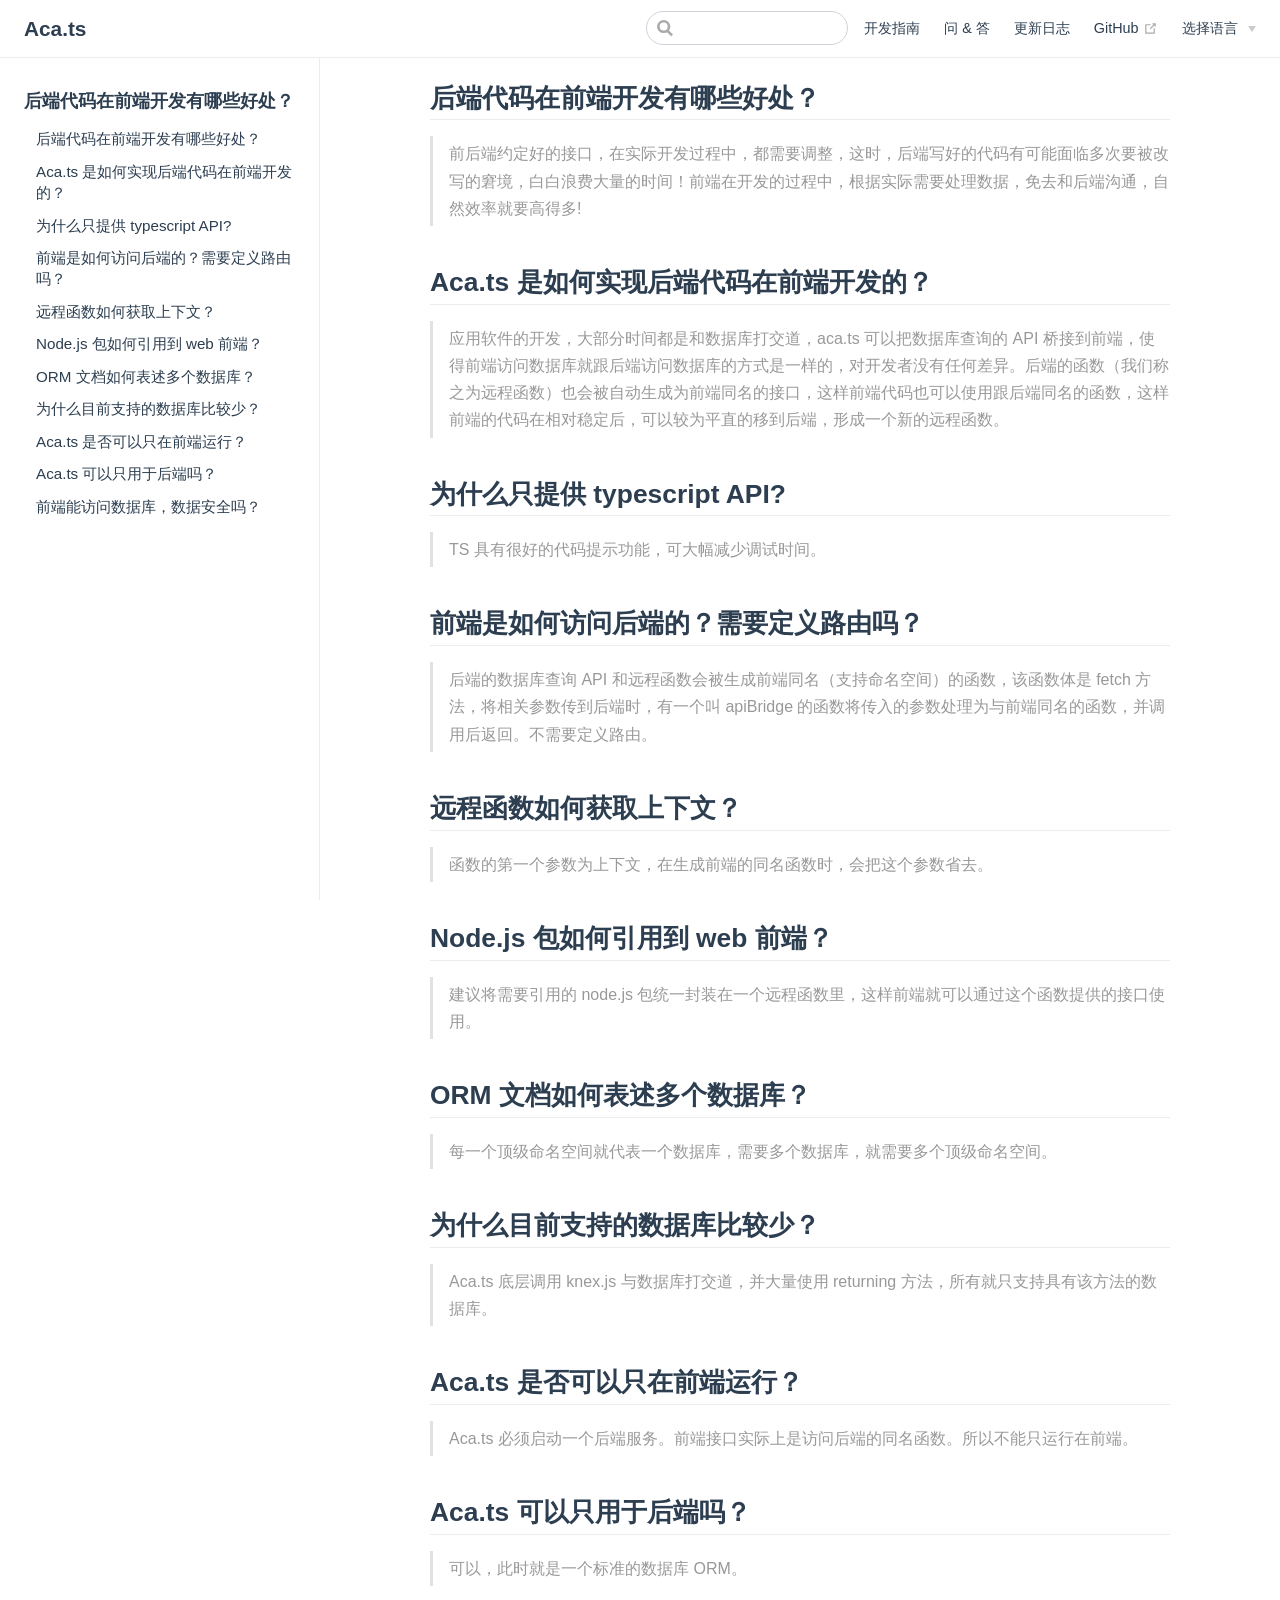
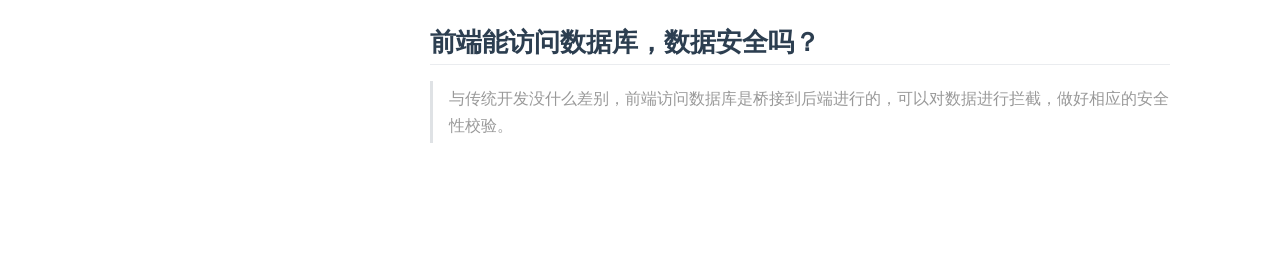
<file: zh/question.html>
<!DOCTYPE html>
<html lang="zh-CN">
  <head>
    <meta charset="utf-8">
    <meta name="viewport" content="width=device-width,initial-scale=1">
    <title>后端代码在前端开发有哪些好处？ | Aca.ts</title>
    <meta name="generator" content="VuePress 1.9.7">
    
    <meta name="description" content="一个能自动生成ORM和web前端访问后端的typescript API的命令行工具">
    
    <link rel="preload" href="/assets/css/0.styles.1f8a509b.css" as="style"><link rel="preload" href="/assets/js/app.8e4a1e90.js" as="script"><link rel="preload" href="/assets/js/3.3a424c07.js" as="script"><link rel="preload" href="/assets/js/15.310d602b.js" as="script"><link rel="prefetch" href="/assets/js/10.d2928415.js"><link rel="prefetch" href="/assets/js/11.4b9e63c0.js"><link rel="prefetch" href="/assets/js/12.e1dfbe22.js"><link rel="prefetch" href="/assets/js/13.ea3558af.js"><link rel="prefetch" href="/assets/js/14.42e652da.js"><link rel="prefetch" href="/assets/js/16.b964bc73.js"><link rel="prefetch" href="/assets/js/4.3a5d42a7.js"><link rel="prefetch" href="/assets/js/5.0150813a.js"><link rel="prefetch" href="/assets/js/6.18a98952.js"><link rel="prefetch" href="/assets/js/7.1f9cb122.js"><link rel="prefetch" href="/assets/js/8.fb43af7d.js"><link rel="prefetch" href="/assets/js/9.5a055c16.js"><link rel="prefetch" href="/assets/js/vendors~docsearch.271cdf46.js">
    <link rel="stylesheet" href="/assets/css/0.styles.1f8a509b.css">
  </head>
  <body>
    <div id="app" data-server-rendered="true"><div class="theme-container"><header class="navbar"><div class="sidebar-button"><svg xmlns="http://www.w3.org/2000/svg" aria-hidden="true" role="img" viewBox="0 0 448 512" class="icon"><path fill="currentColor" d="M436 124H12c-6.627 0-12-5.373-12-12V80c0-6.627 5.373-12 12-12h424c6.627 0 12 5.373 12 12v32c0 6.627-5.373 12-12 12zm0 160H12c-6.627 0-12-5.373-12-12v-32c0-6.627 5.373-12 12-12h424c6.627 0 12 5.373 12 12v32c0 6.627-5.373 12-12 12zm0 160H12c-6.627 0-12-5.373-12-12v-32c0-6.627 5.373-12 12-12h424c6.627 0 12 5.373 12 12v32c0 6.627-5.373 12-12 12z"></path></svg></div> <a href="/zh/" class="home-link router-link-active"><!----> <span class="site-name">Aca.ts</span></a> <div class="links"><div class="search-box"><input aria-label="Search" autocomplete="off" spellcheck="false" value=""> <!----></div> <nav class="nav-links can-hide"><div class="nav-item"><a href="/zh/guide/" class="nav-link">
  开发指南
</a></div><div class="nav-item"><a href="/zh/question/" class="nav-link">
  问 &amp; 答
</a></div><div class="nav-item"><a href="/zh/changelog.html" class="nav-link">
  更新日志
</a></div><div class="nav-item"><a href="https://github.com/lglie/aca.ts" target="_blank" rel="noopener noreferrer" class="nav-link external">
  GitHub
  <span><svg xmlns="http://www.w3.org/2000/svg" aria-hidden="true" focusable="false" x="0px" y="0px" viewBox="0 0 100 100" width="15" height="15" class="icon outbound"><path fill="currentColor" d="M18.8,85.1h56l0,0c2.2,0,4-1.8,4-4v-32h-8v28h-48v-48h28v-8h-32l0,0c-2.2,0-4,1.8-4,4v56C14.8,83.3,16.6,85.1,18.8,85.1z"></path> <polygon fill="currentColor" points="45.7,48.7 51.3,54.3 77.2,28.5 77.2,37.2 85.2,37.2 85.2,14.9 62.8,14.9 62.8,22.9 71.5,22.9"></polygon></svg> <span class="sr-only">(opens new window)</span></span></a></div><div class="nav-item"><div class="dropdown-wrapper"><button type="button" aria-label="Select language" class="dropdown-title"><span class="title">选择语言</span> <span class="arrow down"></span></button> <button type="button" aria-label="Select language" class="mobile-dropdown-title"><span class="title">选择语言</span> <span class="arrow right"></span></button> <ul class="nav-dropdown" style="display:none;"><li class="dropdown-item"><!----> <a href="/question.html" class="nav-link">
  English
</a></li><li class="dropdown-item"><!----> <a href="/zh/question.html" aria-current="page" class="nav-link router-link-exact-active router-link-active">
  简体中文
</a></li></ul></div></div> <!----></nav></div></header> <div class="sidebar-mask"></div> <aside class="sidebar"><nav class="nav-links"><div class="nav-item"><a href="/zh/guide/" class="nav-link">
  开发指南
</a></div><div class="nav-item"><a href="/zh/question/" class="nav-link">
  问 &amp; 答
</a></div><div class="nav-item"><a href="/zh/changelog.html" class="nav-link">
  更新日志
</a></div><div class="nav-item"><a href="https://github.com/lglie/aca.ts" target="_blank" rel="noopener noreferrer" class="nav-link external">
  GitHub
  <span><svg xmlns="http://www.w3.org/2000/svg" aria-hidden="true" focusable="false" x="0px" y="0px" viewBox="0 0 100 100" width="15" height="15" class="icon outbound"><path fill="currentColor" d="M18.8,85.1h56l0,0c2.2,0,4-1.8,4-4v-32h-8v28h-48v-48h28v-8h-32l0,0c-2.2,0-4,1.8-4,4v56C14.8,83.3,16.6,85.1,18.8,85.1z"></path> <polygon fill="currentColor" points="45.7,48.7 51.3,54.3 77.2,28.5 77.2,37.2 85.2,37.2 85.2,14.9 62.8,14.9 62.8,22.9 71.5,22.9"></polygon></svg> <span class="sr-only">(opens new window)</span></span></a></div><div class="nav-item"><div class="dropdown-wrapper"><button type="button" aria-label="Select language" class="dropdown-title"><span class="title">选择语言</span> <span class="arrow down"></span></button> <button type="button" aria-label="Select language" class="mobile-dropdown-title"><span class="title">选择语言</span> <span class="arrow right"></span></button> <ul class="nav-dropdown" style="display:none;"><li class="dropdown-item"><!----> <a href="/question.html" class="nav-link">
  English
</a></li><li class="dropdown-item"><!----> <a href="/zh/question.html" aria-current="page" class="nav-link router-link-exact-active router-link-active">
  简体中文
</a></li></ul></div></div> <!----></nav>  <ul class="sidebar-links"><li><section class="sidebar-group depth-0"><p class="sidebar-heading open"><span>后端代码在前端开发有哪些好处？</span> <!----></p> <ul class="sidebar-links sidebar-group-items"><li><a href="/zh/question.html#后端代码在前端开发有哪些好处" class="sidebar-link">后端代码在前端开发有哪些好处？</a><ul class="sidebar-sub-headers"></ul></li><li><a href="/zh/question.html#aca-ts-是如何实现后端代码在前端开发的" class="sidebar-link">Aca.ts 是如何实现后端代码在前端开发的？</a><ul class="sidebar-sub-headers"></ul></li><li><a href="/zh/question.html#为什么只提供-typescript-api" class="sidebar-link">为什么只提供 typescript API?</a><ul class="sidebar-sub-headers"></ul></li><li><a href="/zh/question.html#前端是如何访问后端的-需要定义路由吗" class="sidebar-link">前端是如何访问后端的？需要定义路由吗？</a><ul class="sidebar-sub-headers"></ul></li><li><a href="/zh/question.html#远程函数如何获取上下文" class="sidebar-link">远程函数如何获取上下文？</a><ul class="sidebar-sub-headers"></ul></li><li><a href="/zh/question.html#node-js-包如何引用到-web-前端" class="sidebar-link">Node.js 包如何引用到 web 前端？</a><ul class="sidebar-sub-headers"></ul></li><li><a href="/zh/question.html#orm-文档如何表述多个数据库" class="sidebar-link">ORM 文档如何表述多个数据库？</a><ul class="sidebar-sub-headers"></ul></li><li><a href="/zh/question.html#为什么目前支持的数据库比较少" class="sidebar-link">为什么目前支持的数据库比较少？</a><ul class="sidebar-sub-headers"></ul></li><li><a href="/zh/question.html#aca-ts-是否可以只在前端运行" class="sidebar-link">Aca.ts 是否可以只在前端运行？</a><ul class="sidebar-sub-headers"></ul></li><li><a href="/zh/question.html#aca-ts-可以只用于后端吗" class="sidebar-link">Aca.ts 可以只用于后端吗？</a><ul class="sidebar-sub-headers"></ul></li><li><a href="/zh/question.html#前端能访问数据库-数据安全吗" class="sidebar-link">前端能访问数据库，数据安全吗？</a><ul class="sidebar-sub-headers"></ul></li></ul></section></li></ul> </aside> <main class="page"> <div class="theme-default-content content__default"><h2 id="后端代码在前端开发有哪些好处"><a href="#后端代码在前端开发有哪些好处" class="header-anchor">#</a> 后端代码在前端开发有哪些好处？</h2> <blockquote><p>前后端约定好的接口，在实际开发过程中，都需要调整，这时，后端写好的代码有可能面临多次要被改写的窘境，白白浪费大量的时间！前端在开发的过程中，根据实际需要处理数据，免去和后端沟通，自然效率就要高得多!</p></blockquote> <h2 id="aca-ts-是如何实现后端代码在前端开发的"><a href="#aca-ts-是如何实现后端代码在前端开发的" class="header-anchor">#</a> Aca.ts 是如何实现后端代码在前端开发的？</h2> <blockquote><p>应用软件的开发，大部分时间都是和数据库打交道，aca.ts 可以把数据库查询的 API 桥接到前端，使得前端访问数据库就跟后端访问数据库的方式是一样的，对开发者没有任何差异。后端的函数（我们称之为远程函数）也会被自动生成为前端同名的接口，这样前端代码也可以使用跟后端同名的函数，这样前端的代码在相对稳定后，可以较为平直的移到后端，形成一个新的远程函数。</p></blockquote> <h2 id="为什么只提供-typescript-api"><a href="#为什么只提供-typescript-api" class="header-anchor">#</a> 为什么只提供 typescript API?</h2> <blockquote><p>TS 具有很好的代码提示功能，可大幅减少调试时间。</p></blockquote> <h2 id="前端是如何访问后端的-需要定义路由吗"><a href="#前端是如何访问后端的-需要定义路由吗" class="header-anchor">#</a> 前端是如何访问后端的？需要定义路由吗？</h2> <blockquote><p>后端的数据库查询 API 和远程函数会被生成前端同名（支持命名空间）的函数，该函数体是 fetch 方法，将相关参数传到后端时，有一个叫 apiBridge 的函数将传入的参数处理为与前端同名的函数，并调用后返回。不需要定义路由。</p></blockquote> <h2 id="远程函数如何获取上下文"><a href="#远程函数如何获取上下文" class="header-anchor">#</a> 远程函数如何获取上下文？</h2> <blockquote><p>函数的第一个参数为上下文，在生成前端的同名函数时，会把这个参数省去。</p></blockquote> <h2 id="node-js-包如何引用到-web-前端"><a href="#node-js-包如何引用到-web-前端" class="header-anchor">#</a> Node.js 包如何引用到 web 前端？</h2> <blockquote><p>建议将需要引用的 node.js 包统一封装在一个远程函数里，这样前端就可以通过这个函数提供的接口使用。</p></blockquote> <h2 id="orm-文档如何表述多个数据库"><a href="#orm-文档如何表述多个数据库" class="header-anchor">#</a> ORM 文档如何表述多个数据库？</h2> <blockquote><p>每一个顶级命名空间就代表一个数据库，需要多个数据库，就需要多个顶级命名空间。</p></blockquote> <h2 id="为什么目前支持的数据库比较少"><a href="#为什么目前支持的数据库比较少" class="header-anchor">#</a> 为什么目前支持的数据库比较少？</h2> <blockquote><p>Aca.ts 底层调用 knex.js 与数据库打交道，并大量使用 returning 方法，所有就只支持具有该方法的数据库。</p></blockquote> <h2 id="aca-ts-是否可以只在前端运行"><a href="#aca-ts-是否可以只在前端运行" class="header-anchor">#</a> Aca.ts 是否可以只在前端运行？</h2> <blockquote><p>Aca.ts 必须启动一个后端服务。前端接口实际上是访问后端的同名函数。所以不能只运行在前端。</p></blockquote> <h2 id="aca-ts-可以只用于后端吗"><a href="#aca-ts-可以只用于后端吗" class="header-anchor">#</a> Aca.ts 可以只用于后端吗？</h2> <blockquote><p>可以，此时就是一个标准的数据库 ORM。</p></blockquote> <h2 id="前端能访问数据库-数据安全吗"><a href="#前端能访问数据库-数据安全吗" class="header-anchor">#</a> 前端能访问数据库，数据安全吗？</h2> <blockquote><p>与传统开发没什么差别，前端访问数据库是桥接到后端进行的，可以对数据进行拦截，做好相应的安全性校验。</p></blockquote></div> <footer class="page-edit"><!----> <!----></footer> <!----> </main></div><div class="global-ui"></div></div>
    <script src="/assets/js/app.8e4a1e90.js" defer></script><script src="/assets/js/3.3a424c07.js" defer></script><script src="/assets/js/15.310d602b.js" defer></script>
  </body>
</html>
</file>
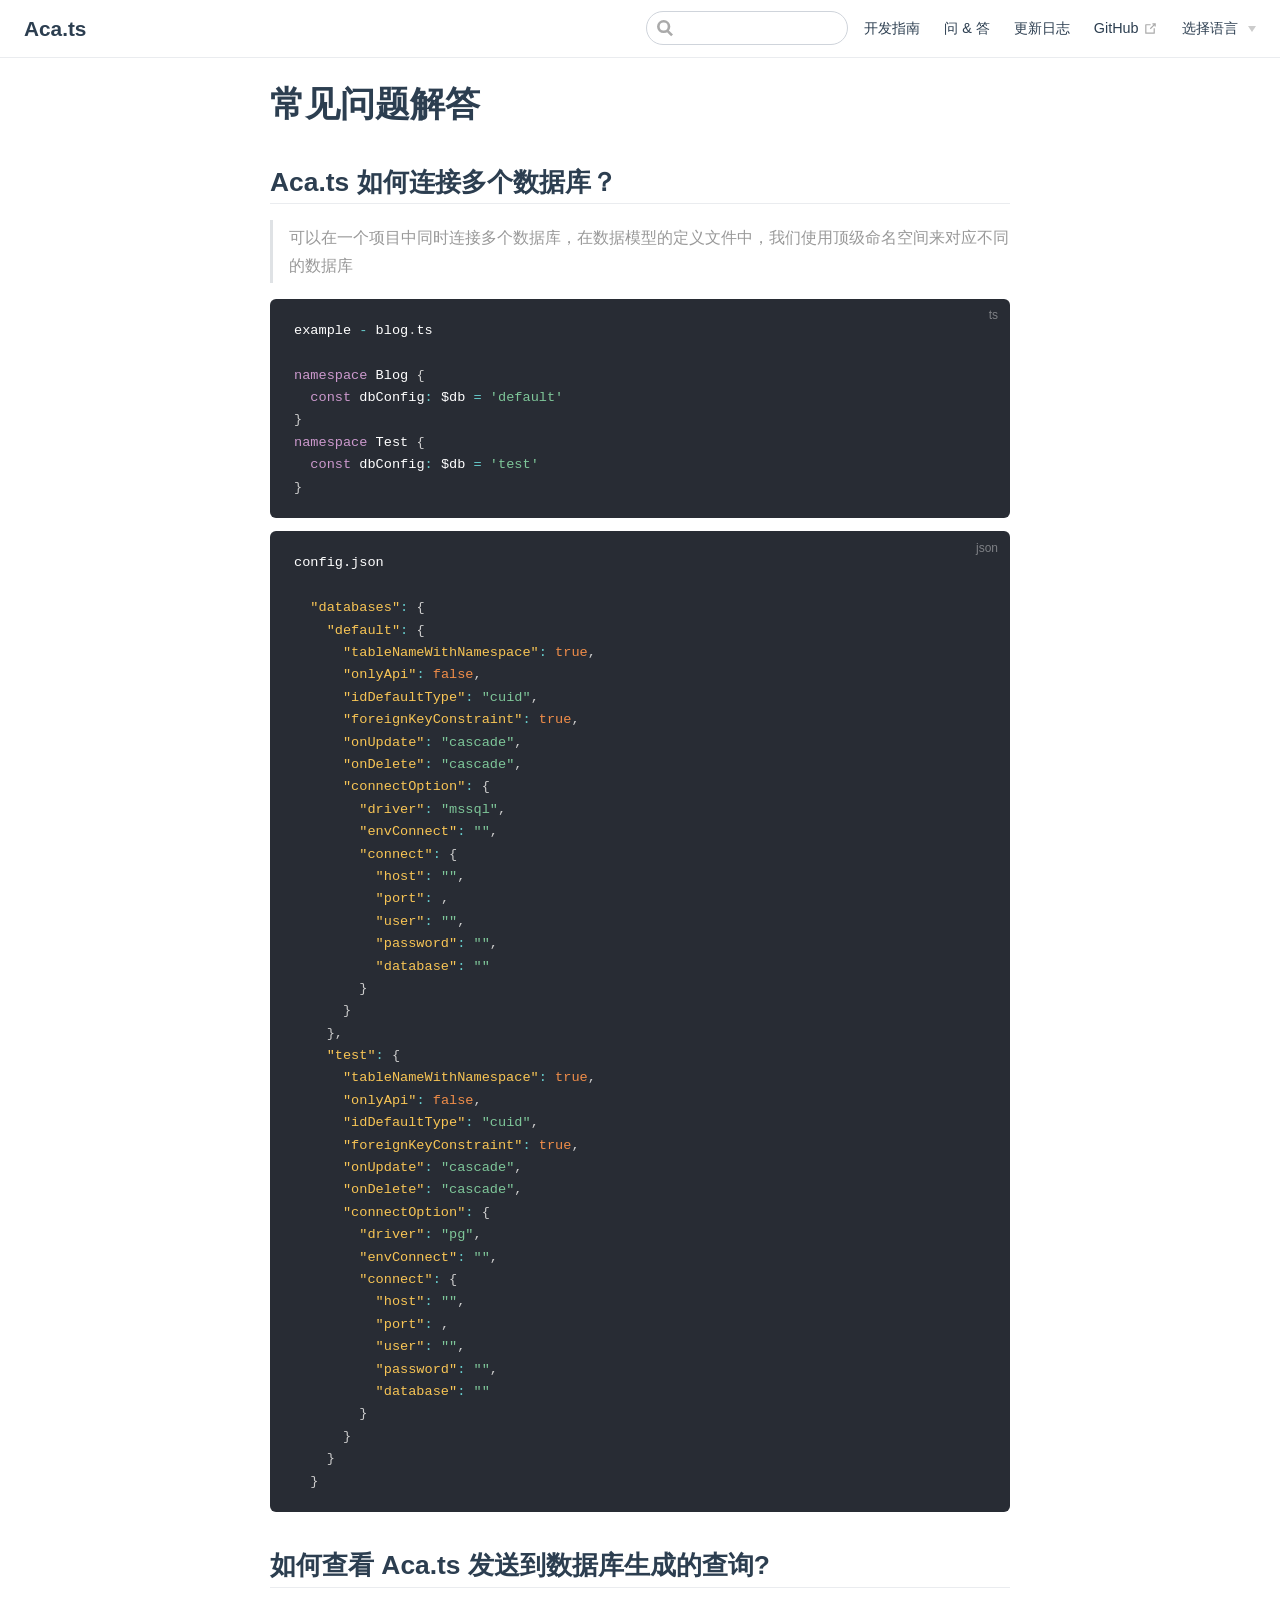
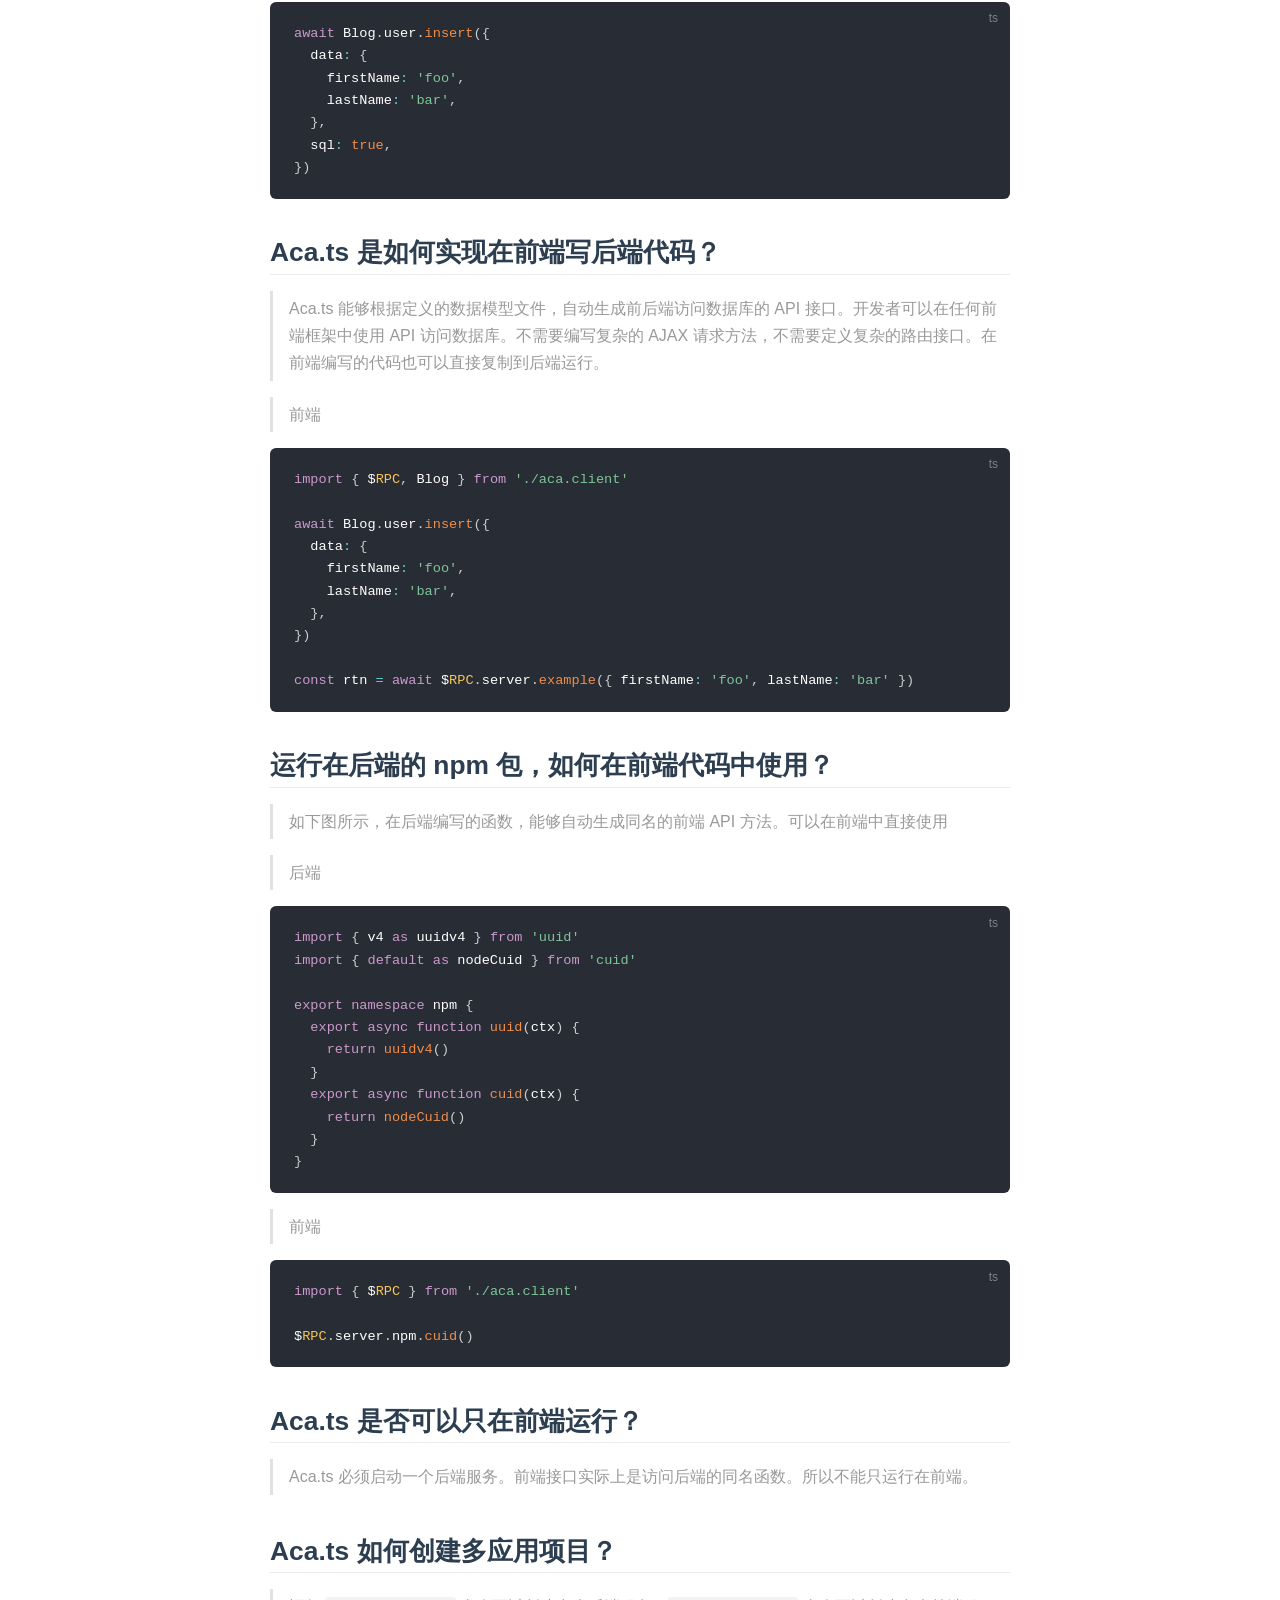
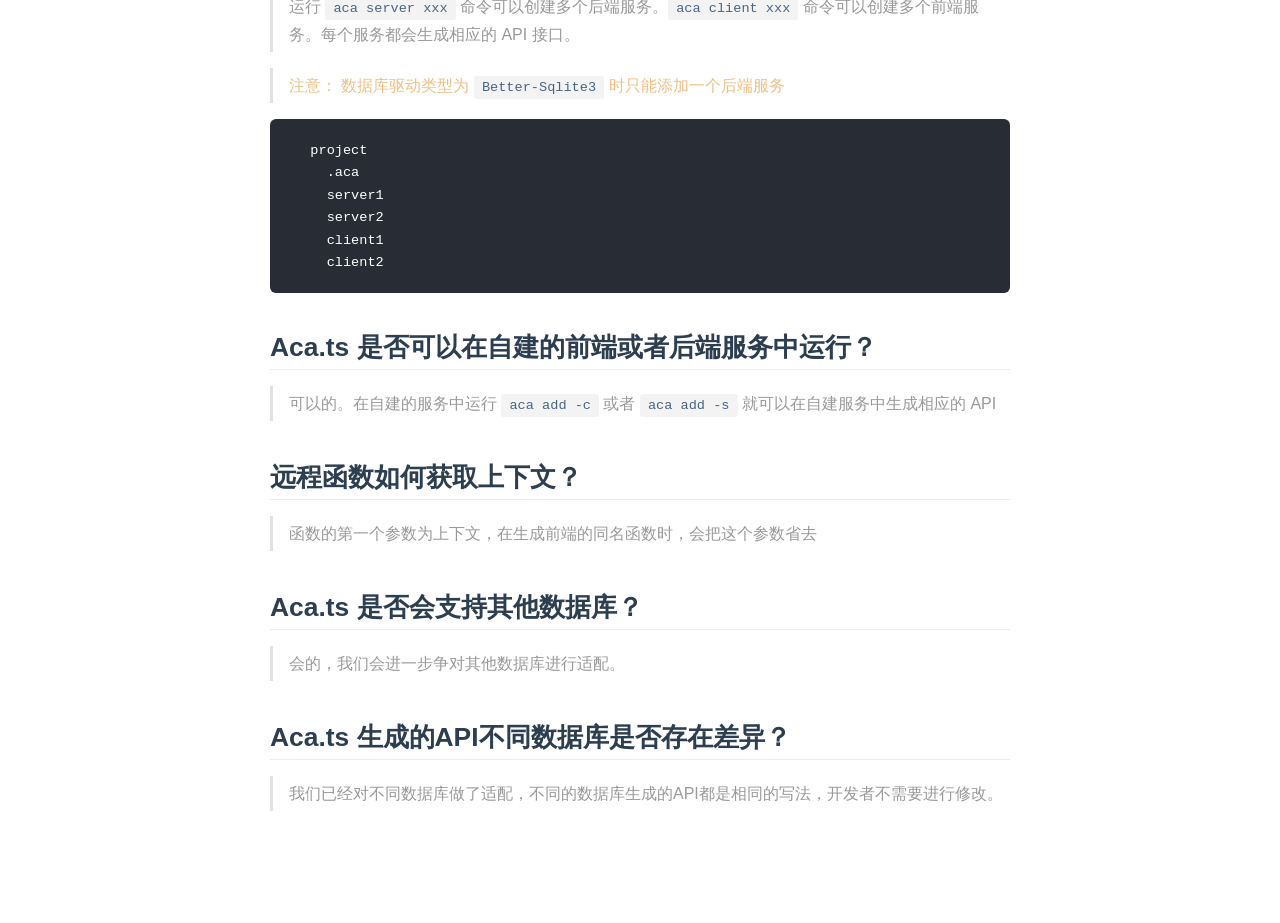
<file: zh/question2.html>
<!DOCTYPE html>
<html lang="zh-CN">
  <head>
    <meta charset="utf-8">
    <meta name="viewport" content="width=device-width,initial-scale=1">
    <title>常见问题解答 | Aca.ts</title>
    <meta name="generator" content="VuePress 1.9.7">
    
    <meta name="description" content="一个能自动生成ORM和web前端访问后端的typescript API的命令行工具">
    
    <link rel="preload" href="/assets/css/0.styles.1f8a509b.css" as="style"><link rel="preload" href="/assets/js/app.8e4a1e90.js" as="script"><link rel="preload" href="/assets/js/3.3a424c07.js" as="script"><link rel="preload" href="/assets/js/16.b964bc73.js" as="script"><link rel="prefetch" href="/assets/js/10.d2928415.js"><link rel="prefetch" href="/assets/js/11.4b9e63c0.js"><link rel="prefetch" href="/assets/js/12.e1dfbe22.js"><link rel="prefetch" href="/assets/js/13.ea3558af.js"><link rel="prefetch" href="/assets/js/14.42e652da.js"><link rel="prefetch" href="/assets/js/15.310d602b.js"><link rel="prefetch" href="/assets/js/4.3a5d42a7.js"><link rel="prefetch" href="/assets/js/5.0150813a.js"><link rel="prefetch" href="/assets/js/6.18a98952.js"><link rel="prefetch" href="/assets/js/7.1f9cb122.js"><link rel="prefetch" href="/assets/js/8.fb43af7d.js"><link rel="prefetch" href="/assets/js/9.5a055c16.js"><link rel="prefetch" href="/assets/js/vendors~docsearch.271cdf46.js">
    <link rel="stylesheet" href="/assets/css/0.styles.1f8a509b.css">
  </head>
  <body>
    <div id="app" data-server-rendered="true"><div class="theme-container no-sidebar"><header class="navbar"><div class="sidebar-button"><svg xmlns="http://www.w3.org/2000/svg" aria-hidden="true" role="img" viewBox="0 0 448 512" class="icon"><path fill="currentColor" d="M436 124H12c-6.627 0-12-5.373-12-12V80c0-6.627 5.373-12 12-12h424c6.627 0 12 5.373 12 12v32c0 6.627-5.373 12-12 12zm0 160H12c-6.627 0-12-5.373-12-12v-32c0-6.627 5.373-12 12-12h424c6.627 0 12 5.373 12 12v32c0 6.627-5.373 12-12 12zm0 160H12c-6.627 0-12-5.373-12-12v-32c0-6.627 5.373-12 12-12h424c6.627 0 12 5.373 12 12v32c0 6.627-5.373 12-12 12z"></path></svg></div> <a href="/zh/" class="home-link router-link-active"><!----> <span class="site-name">Aca.ts</span></a> <div class="links"><div class="search-box"><input aria-label="Search" autocomplete="off" spellcheck="false" value=""> <!----></div> <nav class="nav-links can-hide"><div class="nav-item"><a href="/zh/guide/" class="nav-link">
  开发指南
</a></div><div class="nav-item"><a href="/zh/question/" class="nav-link">
  问 &amp; 答
</a></div><div class="nav-item"><a href="/zh/changelog.html" class="nav-link">
  更新日志
</a></div><div class="nav-item"><a href="https://github.com/lglie/aca.ts" target="_blank" rel="noopener noreferrer" class="nav-link external">
  GitHub
  <span><svg xmlns="http://www.w3.org/2000/svg" aria-hidden="true" focusable="false" x="0px" y="0px" viewBox="0 0 100 100" width="15" height="15" class="icon outbound"><path fill="currentColor" d="M18.8,85.1h56l0,0c2.2,0,4-1.8,4-4v-32h-8v28h-48v-48h28v-8h-32l0,0c-2.2,0-4,1.8-4,4v56C14.8,83.3,16.6,85.1,18.8,85.1z"></path> <polygon fill="currentColor" points="45.7,48.7 51.3,54.3 77.2,28.5 77.2,37.2 85.2,37.2 85.2,14.9 62.8,14.9 62.8,22.9 71.5,22.9"></polygon></svg> <span class="sr-only">(opens new window)</span></span></a></div><div class="nav-item"><div class="dropdown-wrapper"><button type="button" aria-label="Select language" class="dropdown-title"><span class="title">选择语言</span> <span class="arrow down"></span></button> <button type="button" aria-label="Select language" class="mobile-dropdown-title"><span class="title">选择语言</span> <span class="arrow right"></span></button> <ul class="nav-dropdown" style="display:none;"><li class="dropdown-item"><!----> <a href="/" class="nav-link">
  English
</a></li><li class="dropdown-item"><!----> <a href="/zh/question2.html" aria-current="page" class="nav-link router-link-exact-active router-link-active">
  简体中文
</a></li></ul></div></div> <!----></nav></div></header> <div class="sidebar-mask"></div> <aside class="sidebar"><nav class="nav-links"><div class="nav-item"><a href="/zh/guide/" class="nav-link">
  开发指南
</a></div><div class="nav-item"><a href="/zh/question/" class="nav-link">
  问 &amp; 答
</a></div><div class="nav-item"><a href="/zh/changelog.html" class="nav-link">
  更新日志
</a></div><div class="nav-item"><a href="https://github.com/lglie/aca.ts" target="_blank" rel="noopener noreferrer" class="nav-link external">
  GitHub
  <span><svg xmlns="http://www.w3.org/2000/svg" aria-hidden="true" focusable="false" x="0px" y="0px" viewBox="0 0 100 100" width="15" height="15" class="icon outbound"><path fill="currentColor" d="M18.8,85.1h56l0,0c2.2,0,4-1.8,4-4v-32h-8v28h-48v-48h28v-8h-32l0,0c-2.2,0-4,1.8-4,4v56C14.8,83.3,16.6,85.1,18.8,85.1z"></path> <polygon fill="currentColor" points="45.7,48.7 51.3,54.3 77.2,28.5 77.2,37.2 85.2,37.2 85.2,14.9 62.8,14.9 62.8,22.9 71.5,22.9"></polygon></svg> <span class="sr-only">(opens new window)</span></span></a></div><div class="nav-item"><div class="dropdown-wrapper"><button type="button" aria-label="Select language" class="dropdown-title"><span class="title">选择语言</span> <span class="arrow down"></span></button> <button type="button" aria-label="Select language" class="mobile-dropdown-title"><span class="title">选择语言</span> <span class="arrow right"></span></button> <ul class="nav-dropdown" style="display:none;"><li class="dropdown-item"><!----> <a href="/" class="nav-link">
  English
</a></li><li class="dropdown-item"><!----> <a href="/zh/question2.html" aria-current="page" class="nav-link router-link-exact-active router-link-active">
  简体中文
</a></li></ul></div></div> <!----></nav>  <!----> </aside> <main class="page"> <div class="theme-default-content content__default"><h1 id="常见问题解答"><a href="#常见问题解答" class="header-anchor">#</a> 常见问题解答</h1> <h2 id="aca-ts-如何连接多个数据库"><a href="#aca-ts-如何连接多个数据库" class="header-anchor">#</a> Aca.ts 如何连接多个数据库？</h2> <blockquote><p>可以在一个项目中同时连接多个数据库，在数据模型的定义文件中，我们使用顶级命名空间来对应不同的数据库</p></blockquote> <div class="language-typescript extra-class"><pre class="language-typescript"><code>example <span class="token operator">-</span> blog<span class="token punctuation">.</span>ts

<span class="token keyword">namespace</span> Blog <span class="token punctuation">{</span>
  <span class="token keyword">const</span> dbConfig<span class="token operator">:</span> $db <span class="token operator">=</span> <span class="token string">'default'</span>
<span class="token punctuation">}</span>
<span class="token keyword">namespace</span> Test <span class="token punctuation">{</span>
  <span class="token keyword">const</span> dbConfig<span class="token operator">:</span> $db <span class="token operator">=</span> <span class="token string">'test'</span>
<span class="token punctuation">}</span>
</code></pre></div><div class="language-json extra-class"><pre class="language-json"><code>config.json

  <span class="token property">&quot;databases&quot;</span><span class="token operator">:</span> <span class="token punctuation">{</span>
    <span class="token property">&quot;default&quot;</span><span class="token operator">:</span> <span class="token punctuation">{</span>
      <span class="token property">&quot;tableNameWithNamespace&quot;</span><span class="token operator">:</span> <span class="token boolean">true</span><span class="token punctuation">,</span>
      <span class="token property">&quot;onlyApi&quot;</span><span class="token operator">:</span> <span class="token boolean">false</span><span class="token punctuation">,</span>
      <span class="token property">&quot;idDefaultType&quot;</span><span class="token operator">:</span> <span class="token string">&quot;cuid&quot;</span><span class="token punctuation">,</span>
      <span class="token property">&quot;foreignKeyConstraint&quot;</span><span class="token operator">:</span> <span class="token boolean">true</span><span class="token punctuation">,</span>
      <span class="token property">&quot;onUpdate&quot;</span><span class="token operator">:</span> <span class="token string">&quot;cascade&quot;</span><span class="token punctuation">,</span>
      <span class="token property">&quot;onDelete&quot;</span><span class="token operator">:</span> <span class="token string">&quot;cascade&quot;</span><span class="token punctuation">,</span>
      <span class="token property">&quot;connectOption&quot;</span><span class="token operator">:</span> <span class="token punctuation">{</span>
        <span class="token property">&quot;driver&quot;</span><span class="token operator">:</span> <span class="token string">&quot;mssql&quot;</span><span class="token punctuation">,</span>
        <span class="token property">&quot;envConnect&quot;</span><span class="token operator">:</span> <span class="token string">&quot;&quot;</span><span class="token punctuation">,</span>
        <span class="token property">&quot;connect&quot;</span><span class="token operator">:</span> <span class="token punctuation">{</span>
          <span class="token property">&quot;host&quot;</span><span class="token operator">:</span> <span class="token string">&quot;&quot;</span><span class="token punctuation">,</span>
          <span class="token property">&quot;port&quot;</span><span class="token operator">:</span> <span class="token punctuation">,</span>
          <span class="token property">&quot;user&quot;</span><span class="token operator">:</span> <span class="token string">&quot;&quot;</span><span class="token punctuation">,</span>
          <span class="token property">&quot;password&quot;</span><span class="token operator">:</span> <span class="token string">&quot;&quot;</span><span class="token punctuation">,</span>
          <span class="token property">&quot;database&quot;</span><span class="token operator">:</span> <span class="token string">&quot;&quot;</span>
        <span class="token punctuation">}</span>
      <span class="token punctuation">}</span>
    <span class="token punctuation">}</span><span class="token punctuation">,</span>
    <span class="token property">&quot;test&quot;</span><span class="token operator">:</span> <span class="token punctuation">{</span>
      <span class="token property">&quot;tableNameWithNamespace&quot;</span><span class="token operator">:</span> <span class="token boolean">true</span><span class="token punctuation">,</span>
      <span class="token property">&quot;onlyApi&quot;</span><span class="token operator">:</span> <span class="token boolean">false</span><span class="token punctuation">,</span>
      <span class="token property">&quot;idDefaultType&quot;</span><span class="token operator">:</span> <span class="token string">&quot;cuid&quot;</span><span class="token punctuation">,</span>
      <span class="token property">&quot;foreignKeyConstraint&quot;</span><span class="token operator">:</span> <span class="token boolean">true</span><span class="token punctuation">,</span>
      <span class="token property">&quot;onUpdate&quot;</span><span class="token operator">:</span> <span class="token string">&quot;cascade&quot;</span><span class="token punctuation">,</span>
      <span class="token property">&quot;onDelete&quot;</span><span class="token operator">:</span> <span class="token string">&quot;cascade&quot;</span><span class="token punctuation">,</span>
      <span class="token property">&quot;connectOption&quot;</span><span class="token operator">:</span> <span class="token punctuation">{</span>
        <span class="token property">&quot;driver&quot;</span><span class="token operator">:</span> <span class="token string">&quot;pg&quot;</span><span class="token punctuation">,</span>
        <span class="token property">&quot;envConnect&quot;</span><span class="token operator">:</span> <span class="token string">&quot;&quot;</span><span class="token punctuation">,</span>
        <span class="token property">&quot;connect&quot;</span><span class="token operator">:</span> <span class="token punctuation">{</span>
          <span class="token property">&quot;host&quot;</span><span class="token operator">:</span> <span class="token string">&quot;&quot;</span><span class="token punctuation">,</span>
          <span class="token property">&quot;port&quot;</span><span class="token operator">:</span> <span class="token punctuation">,</span>
          <span class="token property">&quot;user&quot;</span><span class="token operator">:</span> <span class="token string">&quot;&quot;</span><span class="token punctuation">,</span>
          <span class="token property">&quot;password&quot;</span><span class="token operator">:</span> <span class="token string">&quot;&quot;</span><span class="token punctuation">,</span>
          <span class="token property">&quot;database&quot;</span><span class="token operator">:</span> <span class="token string">&quot;&quot;</span>
        <span class="token punctuation">}</span>
      <span class="token punctuation">}</span>
    <span class="token punctuation">}</span>
  <span class="token punctuation">}</span>
</code></pre></div><h2 id="如何查看-aca-ts-发送到数据库生成的查询"><a href="#如何查看-aca-ts-发送到数据库生成的查询" class="header-anchor">#</a> 如何查看 Aca.ts 发送到数据库生成的查询?</h2> <div class="language-typescript extra-class"><pre class="language-typescript"><code><span class="token keyword">await</span> Blog<span class="token punctuation">.</span>user<span class="token punctuation">.</span><span class="token function">insert</span><span class="token punctuation">(</span><span class="token punctuation">{</span>
  data<span class="token operator">:</span> <span class="token punctuation">{</span>
    firstName<span class="token operator">:</span> <span class="token string">'foo'</span><span class="token punctuation">,</span>
    lastName<span class="token operator">:</span> <span class="token string">'bar'</span><span class="token punctuation">,</span>
  <span class="token punctuation">}</span><span class="token punctuation">,</span>
  sql<span class="token operator">:</span> <span class="token boolean">true</span><span class="token punctuation">,</span>
<span class="token punctuation">}</span><span class="token punctuation">)</span>
</code></pre></div><h2 id="aca-ts-是如何实现在前端写后端代码"><a href="#aca-ts-是如何实现在前端写后端代码" class="header-anchor">#</a> Aca.ts 是如何实现在前端写后端代码？</h2> <blockquote><p>Aca.ts 能够根据定义的数据模型文件，自动生成前后端访问数据库的 API 接口。开发者可以在任何前端框架中使用 API 访问数据库。不需要编写复杂的 AJAX 请求方法，不需要定义复杂的路由接口。在前端编写的代码也可以直接复制到后端运行。</p></blockquote> <blockquote><p>前端</p></blockquote> <div class="language-typescript extra-class"><pre class="language-typescript"><code><span class="token keyword">import</span> <span class="token punctuation">{</span> $<span class="token constant">RPC</span><span class="token punctuation">,</span> Blog <span class="token punctuation">}</span> <span class="token keyword">from</span> <span class="token string">'./aca.client'</span>

<span class="token keyword">await</span> Blog<span class="token punctuation">.</span>user<span class="token punctuation">.</span><span class="token function">insert</span><span class="token punctuation">(</span><span class="token punctuation">{</span>
  data<span class="token operator">:</span> <span class="token punctuation">{</span>
    firstName<span class="token operator">:</span> <span class="token string">'foo'</span><span class="token punctuation">,</span>
    lastName<span class="token operator">:</span> <span class="token string">'bar'</span><span class="token punctuation">,</span>
  <span class="token punctuation">}</span><span class="token punctuation">,</span>
<span class="token punctuation">}</span><span class="token punctuation">)</span>

<span class="token keyword">const</span> rtn <span class="token operator">=</span> <span class="token keyword">await</span> $<span class="token constant">RPC</span><span class="token punctuation">.</span>server<span class="token punctuation">.</span><span class="token function">example</span><span class="token punctuation">(</span><span class="token punctuation">{</span> firstName<span class="token operator">:</span> <span class="token string">'foo'</span><span class="token punctuation">,</span> lastName<span class="token operator">:</span> <span class="token string">'bar'</span> <span class="token punctuation">}</span><span class="token punctuation">)</span>
</code></pre></div><h2 id="运行在后端的-npm-包-如何在前端代码中使用"><a href="#运行在后端的-npm-包-如何在前端代码中使用" class="header-anchor">#</a> 运行在后端的 npm 包，如何在前端代码中使用？</h2> <blockquote><p>如下图所示，在后端编写的函数，能够自动生成同名的前端 API 方法。可以在前端中直接使用</p></blockquote> <blockquote><p>后端</p></blockquote> <div class="language-typescript extra-class"><pre class="language-typescript"><code><span class="token keyword">import</span> <span class="token punctuation">{</span> v4 <span class="token keyword">as</span> uuidv4 <span class="token punctuation">}</span> <span class="token keyword">from</span> <span class="token string">'uuid'</span>
<span class="token keyword">import</span> <span class="token punctuation">{</span> <span class="token keyword">default</span> <span class="token keyword">as</span> nodeCuid <span class="token punctuation">}</span> <span class="token keyword">from</span> <span class="token string">'cuid'</span>

<span class="token keyword">export</span> <span class="token keyword">namespace</span> npm <span class="token punctuation">{</span>
  <span class="token keyword">export</span> <span class="token keyword">async</span> <span class="token keyword">function</span> <span class="token function">uuid</span><span class="token punctuation">(</span>ctx<span class="token punctuation">)</span> <span class="token punctuation">{</span>
    <span class="token keyword">return</span> <span class="token function">uuidv4</span><span class="token punctuation">(</span><span class="token punctuation">)</span>
  <span class="token punctuation">}</span>
  <span class="token keyword">export</span> <span class="token keyword">async</span> <span class="token keyword">function</span> <span class="token function">cuid</span><span class="token punctuation">(</span>ctx<span class="token punctuation">)</span> <span class="token punctuation">{</span>
    <span class="token keyword">return</span> <span class="token function">nodeCuid</span><span class="token punctuation">(</span><span class="token punctuation">)</span>
  <span class="token punctuation">}</span>
<span class="token punctuation">}</span>
</code></pre></div><blockquote><p>前端</p></blockquote> <div class="language-typescript extra-class"><pre class="language-typescript"><code><span class="token keyword">import</span> <span class="token punctuation">{</span> $<span class="token constant">RPC</span> <span class="token punctuation">}</span> <span class="token keyword">from</span> <span class="token string">'./aca.client'</span>

$<span class="token constant">RPC</span><span class="token punctuation">.</span>server<span class="token punctuation">.</span>npm<span class="token punctuation">.</span><span class="token function">cuid</span><span class="token punctuation">(</span><span class="token punctuation">)</span>
</code></pre></div><h2 id="aca-ts-是否可以只在前端运行"><a href="#aca-ts-是否可以只在前端运行" class="header-anchor">#</a> Aca.ts 是否可以只在前端运行？</h2> <blockquote><p>Aca.ts 必须启动一个后端服务。前端接口实际上是访问后端的同名函数。所以不能只运行在前端。</p></blockquote> <h2 id="aca-ts-如何创建多应用项目"><a href="#aca-ts-如何创建多应用项目" class="header-anchor">#</a> Aca.ts 如何创建多应用项目？</h2> <blockquote><p>运行 <code>aca server xxx</code> 命令可以创建多个后端服务。<code>aca client xxx</code> 命令可以创建多个前端服务。每个服务都会生成相应的 API 接口。</p></blockquote> <blockquote><p><font color="#eec084">注意： 数据库驱动类型为 <code>Better-Sqlite3</code> 时只能添加一个后端服务</font></p></blockquote> <div class="language- extra-class"><pre class="language-text"><code>  project
    .aca
    server1
    server2
    client1
    client2
</code></pre></div><h2 id="aca-ts-是否可以在自建的前端或者后端服务中运行"><a href="#aca-ts-是否可以在自建的前端或者后端服务中运行" class="header-anchor">#</a> Aca.ts 是否可以在自建的前端或者后端服务中运行？</h2> <blockquote><p>可以的。在自建的服务中运行 <code>aca add -c</code> 或者 <code>aca add -s</code> 就可以在自建服务中生成相应的 API</p></blockquote> <h2 id="远程函数如何获取上下文"><a href="#远程函数如何获取上下文" class="header-anchor">#</a> 远程函数如何获取上下文？</h2> <blockquote><p>函数的第一个参数为上下文，在生成前端的同名函数时，会把这个参数省去</p></blockquote> <h2 id="aca-ts-是否会支持其他数据库"><a href="#aca-ts-是否会支持其他数据库" class="header-anchor">#</a> Aca.ts 是否会支持其他数据库？</h2> <blockquote><p>会的，我们会进一步争对其他数据库进行适配。</p></blockquote> <h2 id="aca-ts-生成的api不同数据库是否存在差异"><a href="#aca-ts-生成的api不同数据库是否存在差异" class="header-anchor">#</a> Aca.ts 生成的API不同数据库是否存在差异？</h2> <blockquote><p>我们已经对不同数据库做了适配，不同的数据库生成的API都是相同的写法，开发者不需要进行修改。</p></blockquote></div> <footer class="page-edit"><!----> <!----></footer> <!----> </main></div><div class="global-ui"></div></div>
    <script src="/assets/js/app.8e4a1e90.js" defer></script><script src="/assets/js/3.3a424c07.js" defer></script><script src="/assets/js/16.b964bc73.js" defer></script>
  </body>
</html>
</file>
<file: assets/css/0.styles.1f8a509b.css>
code[class*=language-],pre[class*=language-]{color:#ccc;background:none;font-family:Consolas,Monaco,Andale Mono,Ubuntu Mono,monospace;font-size:1em;text-align:left;white-space:pre;word-spacing:normal;word-break:normal;word-wrap:normal;line-height:1.5;-moz-tab-size:4;-o-tab-size:4;tab-size:4;-webkit-hyphens:none;-ms-hyphens:none;hyphens:none}pre[class*=language-]{padding:1em;margin:.5em 0;overflow:auto}:not(pre)>code[class*=language-],pre[class*=language-]{background:#2d2d2d}:not(pre)>code[class*=language-]{padding:.1em;border-radius:.3em;white-space:normal}.token.block-comment,.token.cdata,.token.comment,.token.doctype,.token.prolog{color:#999}.token.punctuation{color:#ccc}.token.attr-name,.token.deleted,.token.namespace,.token.tag{color:#e2777a}.token.function-name{color:#6196cc}.token.boolean,.token.function,.token.number{color:#f08d49}.token.class-name,.token.constant,.token.property,.token.symbol{color:#f8c555}.token.atrule,.token.builtin,.token.important,.token.keyword,.token.selector{color:#cc99cd}.token.attr-value,.token.char,.token.regex,.token.string,.token.variable{color:#7ec699}.token.entity,.token.operator,.token.url{color:#67cdcc}.token.bold,.token.important{font-weight:700}.token.italic{font-style:italic}.token.entity{cursor:help}.token.inserted{color:green}.theme-default-content code{color:#476582;padding:.25rem .5rem;margin:0;font-size:.85em;background-color:rgba(27,31,35,.05);border-radius:3px}.theme-default-content code .token.deleted{color:#ec5975}.theme-default-content code .token.inserted{color:#3eaf7c}.theme-default-content pre,.theme-default-content pre[class*=language-]{line-height:1.4;padding:1.25rem 1.5rem;margin:.85rem 0;background-color:#282c34;border-radius:6px;overflow:auto}.theme-default-content pre[class*=language-] code,.theme-default-content pre code{color:#fff;padding:0;background-color:transparent;border-radius:0}div[class*=language-]{position:relative;background-color:#282c34;border-radius:6px}div[class*=language-] .highlight-lines{-webkit-user-select:none;user-select:none;padding-top:1.3rem;position:absolute;top:0;left:0;width:100%;line-height:1.4}div[class*=language-] .highlight-lines .highlighted{background-color:rgba(0,0,0,.66)}div[class*=language-] pre,div[class*=language-] pre[class*=language-]{background:transparent;position:relative;z-index:1}div[class*=language-]:before{position:absolute;z-index:3;top:.8em;right:1em;font-size:.75rem;color:hsla(0,0%,100%,.4)}div[class*=language-]:not(.line-numbers-mode) .line-numbers-wrapper{display:none}div[class*=language-].line-numbers-mode .highlight-lines .highlighted{position:relative}div[class*=language-].line-numbers-mode .highlight-lines .highlighted:before{content:" ";position:absolute;z-index:3;left:0;top:0;display:block;width:3.5rem;height:100%;background-color:rgba(0,0,0,.66)}div[class*=language-].line-numbers-mode pre{padding-left:4.5rem;vertical-align:middle}div[class*=language-].line-numbers-mode .line-numbers-wrapper{position:absolute;top:0;width:3.5rem;text-align:center;color:hsla(0,0%,100%,.3);padding:1.25rem 0;line-height:1.4}div[class*=language-].line-numbers-mode .line-numbers-wrapper br{-webkit-user-select:none;user-select:none}div[class*=language-].line-numbers-mode .line-numbers-wrapper .line-number{position:relative;z-index:4;-webkit-user-select:none;user-select:none;font-size:.85em}div[class*=language-].line-numbers-mode:after{content:"";position:absolute;z-index:2;top:0;left:0;width:3.5rem;height:100%;border-radius:6px 0 0 6px;border-right:1px solid rgba(0,0,0,.66);background-color:#282c34}div[class~=language-js]:before{content:"js"}div[class~=language-ts]:before{content:"ts"}div[class~=language-html]:before{content:"html"}div[class~=language-md]:before{content:"md"}div[class~=language-vue]:before{content:"vue"}div[class~=language-css]:before{content:"css"}div[class~=language-sass]:before{content:"sass"}div[class~=language-scss]:before{content:"scss"}div[class~=language-less]:before{content:"less"}div[class~=language-stylus]:before{content:"stylus"}div[class~=language-go]:before{content:"go"}div[class~=language-java]:before{content:"java"}div[class~=language-c]:before{content:"c"}div[class~=language-sh]:before{content:"sh"}div[class~=language-yaml]:before{content:"yaml"}div[class~=language-py]:before{content:"py"}div[class~=language-docker]:before{content:"docker"}div[class~=language-dockerfile]:before{content:"dockerfile"}div[class~=language-makefile]:before{content:"makefile"}div[class~=language-javascript]:before{content:"js"}div[class~=language-typescript]:before{content:"ts"}div[class~=language-markup]:before{content:"html"}div[class~=language-markdown]:before{content:"md"}div[class~=language-json]:before{content:"json"}div[class~=language-ruby]:before{content:"rb"}div[class~=language-python]:before{content:"py"}div[class~=language-bash]:before{content:"sh"}div[class~=language-php]:before{content:"php"}.custom-block .custom-block-title{font-weight:600;margin-bottom:-.4rem}.custom-block.danger,.custom-block.tip,.custom-block.warning{padding:.1rem 1.5rem;border-left-width:.5rem;border-left-style:solid;margin:1rem 0}.custom-block.tip{background-color:#f3f5f7;border-color:#42b983}.custom-block.warning{background-color:rgba(255,229,100,.3);border-color:#e7c000;color:#6b5900}.custom-block.warning .custom-block-title{color:#b29400}.custom-block.warning a{color:#2c3e50}.custom-block.danger{background-color:#ffe6e6;border-color:#c00;color:#4d0000}.custom-block.danger .custom-block-title{color:#900}.custom-block.danger a{color:#2c3e50}.custom-block.details{display:block;position:relative;border-radius:2px;margin:1.6em 0;padding:1.6em;background-color:#eee}.custom-block.details h4{margin-top:0}.custom-block.details figure:last-child,.custom-block.details p:last-child{margin-bottom:0;padding-bottom:0}.custom-block.details summary{outline:none;cursor:pointer}.arrow{display:inline-block;width:0;height:0}.arrow.up{border-bottom:6px solid #ccc}.arrow.down,.arrow.up{border-left:4px solid transparent;border-right:4px solid transparent}.arrow.down{border-top:6px solid #ccc}.arrow.right{border-left:6px solid #ccc}.arrow.left,.arrow.right{border-top:4px solid transparent;border-bottom:4px solid transparent}.arrow.left{border-right:6px solid #ccc}.theme-default-content:not(.custom){max-width:740px;margin:0 auto;padding:2rem 2.5rem}@media (max-width:959px){.theme-default-content:not(.custom){padding:2rem}}@media (max-width:419px){.theme-default-content:not(.custom){padding:1.5rem}}.table-of-contents .badge{vertical-align:middle}body,html{padding:0;margin:0;background-color:#fff}body{font-family:-apple-system,BlinkMacSystemFont,Segoe UI,Roboto,Oxygen,Ubuntu,Cantarell,Fira Sans,Droid Sans,Helvetica Neue,sans-serif;-webkit-font-smoothing:antialiased;-moz-osx-font-smoothing:grayscale;font-size:16px;color:#2c3e50}.page{padding-left:20rem}.navbar{z-index:20;right:0;height:3.6rem;background-color:#fff;box-sizing:border-box;border-bottom:1px solid #eaecef}.navbar,.sidebar-mask{position:fixed;top:0;left:0}.sidebar-mask{z-index:9;width:100vw;height:100vh;display:none}.sidebar{font-size:16px;background-color:#fff;width:20rem;position:fixed;z-index:10;margin:0;top:3.6rem;left:0;bottom:0;box-sizing:border-box;border-right:1px solid #eaecef;overflow-y:auto}.theme-default-content:not(.custom)>:first-child{margin-top:3.6rem}.theme-default-content:not(.custom) a:hover{text-decoration:underline}.theme-default-content:not(.custom) p.demo{padding:1rem 1.5rem;border:1px solid #ddd;border-radius:4px}.theme-default-content:not(.custom) img{max-width:100%}.theme-default-content.custom{padding:0;margin:0}.theme-default-content.custom img{max-width:100%}a{font-weight:500;text-decoration:none}a,p a code{color:#3eaf7c}p a code{font-weight:400}kbd{background:#eee;border:.15rem solid #ddd;border-bottom:.25rem solid #ddd;border-radius:.15rem;padding:0 .15em}blockquote{font-size:1rem;color:#999;border-left:.2rem solid #dfe2e5;margin:1rem 0;padding:.25rem 0 .25rem 1rem}blockquote>p{margin:0}ol,ul{padding-left:1.2em}strong{font-weight:600}h1,h2,h3,h4,h5,h6{font-weight:600;line-height:1.25}.theme-default-content:not(.custom)>h1,.theme-default-content:not(.custom)>h2,.theme-default-content:not(.custom)>h3,.theme-default-content:not(.custom)>h4,.theme-default-content:not(.custom)>h5,.theme-default-content:not(.custom)>h6{margin-top:-3.1rem;padding-top:4.6rem;margin-bottom:0}.theme-default-content:not(.custom)>h1:first-child,.theme-default-content:not(.custom)>h2:first-child,.theme-default-content:not(.custom)>h3:first-child,.theme-default-content:not(.custom)>h4:first-child,.theme-default-content:not(.custom)>h5:first-child,.theme-default-content:not(.custom)>h6:first-child{margin-top:-1.5rem;margin-bottom:1rem}.theme-default-content:not(.custom)>h1:first-child+.custom-block,.theme-default-content:not(.custom)>h1:first-child+p,.theme-default-content:not(.custom)>h1:first-child+pre,.theme-default-content:not(.custom)>h2:first-child+.custom-block,.theme-default-content:not(.custom)>h2:first-child+p,.theme-default-content:not(.custom)>h2:first-child+pre,.theme-default-content:not(.custom)>h3:first-child+.custom-block,.theme-default-content:not(.custom)>h3:first-child+p,.theme-default-content:not(.custom)>h3:first-child+pre,.theme-default-content:not(.custom)>h4:first-child+.custom-block,.theme-default-content:not(.custom)>h4:first-child+p,.theme-default-content:not(.custom)>h4:first-child+pre,.theme-default-content:not(.custom)>h5:first-child+.custom-block,.theme-default-content:not(.custom)>h5:first-child+p,.theme-default-content:not(.custom)>h5:first-child+pre,.theme-default-content:not(.custom)>h6:first-child+.custom-block,.theme-default-content:not(.custom)>h6:first-child+p,.theme-default-content:not(.custom)>h6:first-child+pre{margin-top:2rem}h1:focus .header-anchor,h1:hover .header-anchor,h2:focus .header-anchor,h2:hover .header-anchor,h3:focus .header-anchor,h3:hover .header-anchor,h4:focus .header-anchor,h4:hover .header-anchor,h5:focus .header-anchor,h5:hover .header-anchor,h6:focus .header-anchor,h6:hover .header-anchor{opacity:1}h1{font-size:2.2rem}h2{font-size:1.65rem;padding-bottom:.3rem;border-bottom:1px solid #eaecef}h3{font-size:1.35rem}a.header-anchor{font-size:.85em;float:left;margin-left:-.87em;padding-right:.23em;margin-top:.125em;opacity:0}a.header-anchor:focus,a.header-anchor:hover{text-decoration:none}.line-number,code,kbd{font-family:source-code-pro,Menlo,Monaco,Consolas,Courier New,monospace}ol,p,ul{line-height:1.7}hr{border:0;border-top:1px solid #eaecef}table{border-collapse:collapse;margin:1rem 0;display:block;overflow-x:auto}tr{border-top:1px solid #dfe2e5}tr:nth-child(2n){background-color:#f6f8fa}td,th{border:1px solid #dfe2e5;padding:.6em 1em}.theme-container.sidebar-open .sidebar-mask{display:block}.theme-container.no-navbar .theme-default-content:not(.custom)>h1,.theme-container.no-navbar h2,.theme-container.no-navbar h3,.theme-container.no-navbar h4,.theme-container.no-navbar h5,.theme-container.no-navbar h6{margin-top:1.5rem;padding-top:0}.theme-container.no-navbar .sidebar{top:0}@media (min-width:720px){.theme-container.no-sidebar .sidebar{display:none}.theme-container.no-sidebar .page{padding-left:0}}@media (max-width:959px){.sidebar{font-size:15px;width:16.4rem}.page{padding-left:16.4rem}}@media (max-width:719px){.sidebar{top:0;padding-top:3.6rem;transform:translateX(-100%);transition:transform .2s ease}.page{padding-left:0}.theme-container.sidebar-open .sidebar{transform:translateX(0)}.theme-container.no-navbar .sidebar{padding-top:0}}@media (max-width:419px){h1{font-size:1.9rem}.theme-default-content div[class*=language-]{margin:.85rem -1.5rem;border-radius:0}}#nprogress{pointer-events:none}#nprogress .bar{background:#3eaf7c;position:fixed;z-index:1031;top:0;left:0;width:100%;height:2px}#nprogress .peg{display:block;position:absolute;right:0;width:100px;height:100%;box-shadow:0 0 10px #3eaf7c,0 0 5px #3eaf7c;opacity:1;transform:rotate(3deg) translateY(-4px)}#nprogress .spinner{display:block;position:fixed;z-index:1031;top:15px;right:15px}#nprogress .spinner-icon{width:18px;height:18px;box-sizing:border-box;border-color:#3eaf7c transparent transparent #3eaf7c;border-style:solid;border-width:2px;border-radius:50%;-webkit-animation:nprogress-spinner .4s linear infinite;animation:nprogress-spinner .4s linear infinite}.nprogress-custom-parent{overflow:hidden;position:relative}.nprogress-custom-parent #nprogress .bar,.nprogress-custom-parent #nprogress .spinner{position:absolute}@-webkit-keyframes nprogress-spinner{0%{transform:rotate(0deg)}to{transform:rotate(1turn)}}@keyframes nprogress-spinner{0%{transform:rotate(0deg)}to{transform:rotate(1turn)}}.icon.outbound{color:#aaa;display:inline-block;vertical-align:middle;position:relative;top:-1px}.sr-only{position:absolute;width:1px;height:1px;padding:0;margin:-1px;overflow:hidden;clip:rect(0,0,0,0);white-space:nowrap;border-width:0}.home{padding:3.6rem 2rem 0;max-width:960px;margin:0 auto;display:block}.home .hero{text-align:center}.home .hero img{max-width:100%;max-height:280px;display:block;margin:3rem auto 1.5rem}.home .hero h1{font-size:3rem}.home .hero .action,.home .hero .description,.home .hero h1{margin:1.8rem auto}.home .hero .description{max-width:35rem;font-size:1.6rem;line-height:1.3;color:#6a8bad}.home .hero .action-button{display:inline-block;font-size:1.2rem;color:#fff;background-color:#3eaf7c;padding:.8rem 1.6rem;border-radius:4px;transition:background-color .1s ease;box-sizing:border-box;border-bottom:1px solid #389d70}.home .hero .action-button:hover{background-color:#4abf8a}.home .features{border-top:1px solid #eaecef;padding:1.2rem 0;margin-top:2.5rem;display:flex;flex-wrap:wrap;align-items:flex-start;align-content:stretch;justify-content:space-between}.home .feature{flex-grow:1;flex-basis:30%;max-width:30%}.home .feature h2{font-size:1.4rem;font-weight:500;border-bottom:none;padding-bottom:0;color:#3a5169}.home .feature p{color:#4e6e8e}.home .footer{padding:2.5rem;border-top:1px solid #eaecef;text-align:center;color:#4e6e8e}@media (max-width:719px){.home .features{flex-direction:column}.home .feature{max-width:100%;padding:0 2.5rem}}@media (max-width:419px){.home{padding-left:1.5rem;padding-right:1.5rem}.home .hero img{max-height:210px;margin:2rem auto 1.2rem}.home .hero h1{font-size:2rem}.home .hero .action,.home .hero .description,.home .hero h1{margin:1.2rem auto}.home .hero .description{font-size:1.2rem}.home .hero .action-button{font-size:1rem;padding:.6rem 1.2rem}.home .feature h2{font-size:1.25rem}}.algolia-search-wrapper>span{vertical-align:middle}.algolia-search-wrapper .algolia-autocomplete{line-height:normal}.algolia-search-wrapper .algolia-autocomplete .ds-dropdown-menu{background-color:#fff;border:1px solid #999;border-radius:4px;font-size:16px;margin:6px 0 0;padding:4px;text-align:left}.algolia-search-wrapper .algolia-autocomplete .ds-dropdown-menu:before{border-color:#999}.algolia-search-wrapper .algolia-autocomplete .ds-dropdown-menu [class*=ds-dataset-]{border:none;padding:0}.algolia-search-wrapper .algolia-autocomplete .ds-dropdown-menu .ds-suggestions{margin-top:0}.algolia-search-wrapper .algolia-autocomplete .ds-dropdown-menu .ds-suggestion{border-bottom:1px solid #eaecef}.algolia-search-wrapper .algolia-autocomplete .algolia-docsearch-suggestion--highlight{color:#2c815b}.algolia-search-wrapper .algolia-autocomplete .algolia-docsearch-suggestion{border-color:#eaecef;padding:0}.algolia-search-wrapper .algolia-autocomplete .algolia-docsearch-suggestion .algolia-docsearch-suggestion--category-header{padding:5px 10px;margin-top:0;background:#3eaf7c;color:#fff;font-weight:600}.algolia-search-wrapper .algolia-autocomplete .algolia-docsearch-suggestion .algolia-docsearch-suggestion--category-header .algolia-docsearch-suggestion--highlight{background:hsla(0,0%,100%,.6)}.algolia-search-wrapper .algolia-autocomplete .algolia-docsearch-suggestion .algolia-docsearch-suggestion--wrapper{padding:0}.algolia-search-wrapper .algolia-autocomplete .algolia-docsearch-suggestion .algolia-docsearch-suggestion--title{font-weight:600;margin-bottom:0;color:#2c3e50}.algolia-search-wrapper .algolia-autocomplete .algolia-docsearch-suggestion .algolia-docsearch-suggestion--subcategory-column{vertical-align:top;padding:5px 7px 5px 5px;border-color:#eaecef;background:#f1f3f5}.algolia-search-wrapper .algolia-autocomplete .algolia-docsearch-suggestion .algolia-docsearch-suggestion--subcategory-column:after{display:none}.algolia-search-wrapper .algolia-autocomplete .algolia-docsearch-suggestion .algolia-docsearch-suggestion--subcategory-column-text{color:#555}.algolia-search-wrapper .algolia-autocomplete .algolia-docsearch-footer{border-color:#eaecef}.algolia-search-wrapper .algolia-autocomplete .ds-cursor .algolia-docsearch-suggestion--content{background-color:#e7edf3!important;color:#2c3e50}@media (min-width:719px){.algolia-search-wrapper .algolia-autocomplete .algolia-docsearch-suggestion .algolia-docsearch-suggestion--subcategory-column{float:none;width:150px;min-width:150px;display:table-cell}.algolia-search-wrapper .algolia-autocomplete .algolia-docsearch-suggestion .algolia-docsearch-suggestion--content{float:none;display:table-cell;width:100%;vertical-align:top}.algolia-search-wrapper .algolia-autocomplete .algolia-docsearch-suggestion .ds-dropdown-menu{min-width:515px!important}}@media (max-width:719px){.algolia-search-wrapper .ds-dropdown-menu{min-width:calc(100vw - 4rem)!important;max-width:calc(100vw - 4rem)!important}.algolia-search-wrapper .algolia-docsearch-suggestion--wrapper{padding:5px 7px 5px 5px!important}.algolia-search-wrapper .algolia-docsearch-suggestion--subcategory-column{padding:0!important;background:#fff!important}.algolia-search-wrapper .algolia-docsearch-suggestion--subcategory-column-text:after{content:" > ";font-size:10px;line-height:14.4px;display:inline-block;width:5px;margin:-3px 3px 0;vertical-align:middle}}.search-box{display:inline-block;position:relative;margin-right:1rem}.search-box input{cursor:text;width:10rem;height:2rem;color:#4e6e8e;display:inline-block;border:1px solid #cfd4db;border-radius:2rem;font-size:.9rem;line-height:2rem;padding:0 .5rem 0 2rem;outline:none;transition:all .2s ease;background:#fff url(/assets/img/search.83621669.svg) .6rem .5rem no-repeat;background-size:1rem}.search-box input:focus{cursor:auto;border-color:#3eaf7c}.search-box .suggestions{background:#fff;width:20rem;position:absolute;top:2rem;border:1px solid #cfd4db;border-radius:6px;padding:.4rem;list-style-type:none}.search-box .suggestions.align-right{right:0}.search-box .suggestion{line-height:1.4;padding:.4rem .6rem;border-radius:4px;cursor:pointer}.search-box .suggestion a{white-space:normal;color:#5d82a6}.search-box .suggestion a .page-title{font-weight:600}.search-box .suggestion a .header{font-size:.9em;margin-left:.25em}.search-box .suggestion.focused{background-color:#f3f4f5}.search-box .suggestion.focused a{color:#3eaf7c}@media (max-width:959px){.search-box input{cursor:pointer;width:0;border-color:transparent;position:relative}.search-box input:focus{cursor:text;left:0;width:10rem}}@media (-ms-high-contrast:none){.search-box input{height:2rem}}@media (max-width:959px) and (min-width:719px){.search-box .suggestions{left:0}}@media (max-width:719px){.search-box{margin-right:0}.search-box input{left:1rem}.search-box .suggestions{right:0}}@media (max-width:419px){.search-box .suggestions{width:calc(100vw - 4rem)}.search-box input:focus{width:8rem}}.sidebar-button{cursor:pointer;display:none;width:1.25rem;height:1.25rem;position:absolute;padding:.6rem;top:.6rem;left:1rem}.sidebar-button .icon{display:block;width:1.25rem;height:1.25rem}@media (max-width:719px){.sidebar-button{display:block}}.dropdown-enter,.dropdown-leave-to{height:0!important}.dropdown-wrapper{cursor:pointer}.dropdown-wrapper .dropdown-title,.dropdown-wrapper .mobile-dropdown-title{display:block;font-size:.9rem;font-family:inherit;cursor:inherit;padding:inherit;line-height:1.4rem;background:transparent;border:none;font-weight:500;color:#2c3e50}.dropdown-wrapper .dropdown-title:hover,.dropdown-wrapper .mobile-dropdown-title:hover{border-color:transparent}.dropdown-wrapper .dropdown-title .arrow,.dropdown-wrapper .mobile-dropdown-title .arrow{vertical-align:middle;margin-top:-1px;margin-left:.4rem}.dropdown-wrapper .mobile-dropdown-title{display:none;font-weight:600}.dropdown-wrapper .mobile-dropdown-title font-size inherit:hover{color:#3eaf7c}.dropdown-wrapper .nav-dropdown .dropdown-item{color:inherit;line-height:1.7rem}.dropdown-wrapper .nav-dropdown .dropdown-item h4{margin:.45rem 0 0;border-top:1px solid #eee;padding:1rem 1.5rem .45rem 1.25rem}.dropdown-wrapper .nav-dropdown .dropdown-item .dropdown-subitem-wrapper{padding:0;list-style:none}.dropdown-wrapper .nav-dropdown .dropdown-item .dropdown-subitem-wrapper .dropdown-subitem{font-size:.9em}.dropdown-wrapper .nav-dropdown .dropdown-item a{display:block;line-height:1.7rem;position:relative;border-bottom:none;font-weight:400;margin-bottom:0;padding:0 1.5rem 0 1.25rem}.dropdown-wrapper .nav-dropdown .dropdown-item a.router-link-active,.dropdown-wrapper .nav-dropdown .dropdown-item a:hover{color:#3eaf7c}.dropdown-wrapper .nav-dropdown .dropdown-item a.router-link-active:after{content:"";width:0;height:0;border-left:5px solid #3eaf7c;border-top:3px solid transparent;border-bottom:3px solid transparent;position:absolute;top:calc(50% - 2px);left:9px}.dropdown-wrapper .nav-dropdown .dropdown-item:first-child h4{margin-top:0;padding-top:0;border-top:0}@media (max-width:719px){.dropdown-wrapper.open .dropdown-title{margin-bottom:.5rem}.dropdown-wrapper .dropdown-title{display:none}.dropdown-wrapper .mobile-dropdown-title{display:block}.dropdown-wrapper .nav-dropdown{transition:height .1s ease-out;overflow:hidden}.dropdown-wrapper .nav-dropdown .dropdown-item h4{border-top:0;margin-top:0;padding-top:0}.dropdown-wrapper .nav-dropdown .dropdown-item>a,.dropdown-wrapper .nav-dropdown .dropdown-item h4{font-size:15px;line-height:2rem}.dropdown-wrapper .nav-dropdown .dropdown-item .dropdown-subitem{font-size:14px;padding-left:1rem}}@media (min-width:719px){.dropdown-wrapper{height:1.8rem}.dropdown-wrapper.open .nav-dropdown,.dropdown-wrapper:hover .nav-dropdown{display:block!important}.dropdown-wrapper.open:blur{display:none}.dropdown-wrapper .nav-dropdown{display:none;height:auto!important;box-sizing:border-box;max-height:calc(100vh - 2.7rem);overflow-y:auto;position:absolute;top:100%;right:0;background-color:#fff;padding:.6rem 0;border:1px solid;border-color:#ddd #ddd #ccc;text-align:left;border-radius:.25rem;white-space:nowrap;margin:0}}.nav-links{display:inline-block}.nav-links a{line-height:1.4rem;color:inherit}.nav-links a.router-link-active,.nav-links a:hover{color:#3eaf7c}.nav-links .nav-item{position:relative;display:inline-block;margin-left:1.5rem;line-height:2rem}.nav-links .nav-item:first-child{margin-left:0}.nav-links .repo-link{margin-left:1.5rem}@media (max-width:719px){.nav-links .nav-item,.nav-links .repo-link{margin-left:0}}@media (min-width:719px){.nav-links a.router-link-active,.nav-links a:hover{color:#2c3e50}.nav-item>a:not(.external).router-link-active,.nav-item>a:not(.external):hover{margin-bottom:-2px;border-bottom:2px solid #46bd87}}.navbar{padding:.7rem 1.5rem;line-height:2.2rem}.navbar a,.navbar img,.navbar span{display:inline-block}.navbar .logo{height:2.2rem;min-width:2.2rem;margin-right:.8rem;vertical-align:top}.navbar .site-name{font-size:1.3rem;font-weight:600;color:#2c3e50;position:relative}.navbar .links{padding-left:1.5rem;box-sizing:border-box;background-color:#fff;white-space:nowrap;font-size:.9rem;position:absolute;right:1.5rem;top:.7rem;display:flex}.navbar .links .search-box{flex:0 0 auto;vertical-align:top}@media (max-width:719px){.navbar{padding-left:4rem}.navbar .can-hide{display:none}.navbar .links{padding-left:1.5rem}.navbar .site-name{width:calc(100vw - 9.4rem);overflow:hidden;white-space:nowrap;text-overflow:ellipsis}}.page-edit{max-width:740px;margin:0 auto;padding:2rem 2.5rem}@media (max-width:959px){.page-edit{padding:2rem}}@media (max-width:419px){.page-edit{padding:1.5rem}}.page-edit{padding-top:1rem;padding-bottom:1rem;overflow:auto}.page-edit .edit-link{display:inline-block}.page-edit .edit-link a{color:#4e6e8e;margin-right:.25rem}.page-edit .last-updated{float:right;font-size:.9em}.page-edit .last-updated .prefix{font-weight:500;color:#4e6e8e}.page-edit .last-updated .time{font-weight:400;color:#767676}@media (max-width:719px){.page-edit .edit-link{margin-bottom:.5rem}.page-edit .last-updated{font-size:.8em;float:none;text-align:left}}.page-nav{max-width:740px;margin:0 auto;padding:2rem 2.5rem}@media (max-width:959px){.page-nav{padding:2rem}}@media (max-width:419px){.page-nav{padding:1.5rem}}.page-nav{padding-top:1rem;padding-bottom:0}.page-nav .inner{min-height:2rem;margin-top:0;border-top:1px solid #eaecef;padding-top:1rem;overflow:auto}.page-nav .next{float:right}.page{padding-bottom:2rem;display:block}.sidebar-group .sidebar-group{padding-left:.5em}.sidebar-group:not(.collapsable) .sidebar-heading:not(.clickable){cursor:auto;color:inherit}.sidebar-group.is-sub-group{padding-left:0}.sidebar-group.is-sub-group>.sidebar-heading{font-size:.95em;line-height:1.4;font-weight:400;padding-left:2rem}.sidebar-group.is-sub-group>.sidebar-heading:not(.clickable){opacity:.5}.sidebar-group.is-sub-group>.sidebar-group-items{padding-left:1rem}.sidebar-group.is-sub-group>.sidebar-group-items>li>.sidebar-link{font-size:.95em;border-left:none}.sidebar-group.depth-2>.sidebar-heading{border-left:none}.sidebar-heading{color:#2c3e50;transition:color .15s ease;cursor:pointer;font-size:1.1em;font-weight:700;padding:.35rem 1.5rem .35rem 1.25rem;width:100%;box-sizing:border-box;margin:0;border-left:.25rem solid transparent}.sidebar-heading.open,.sidebar-heading:hover{color:inherit}.sidebar-heading .arrow{position:relative;top:-.12em;left:.5em}.sidebar-heading.clickable.active{font-weight:600;color:#3eaf7c;border-left-color:#3eaf7c}.sidebar-heading.clickable:hover{color:#3eaf7c}.sidebar-group-items{transition:height .1s ease-out;font-size:.95em;overflow:hidden}.sidebar .sidebar-sub-headers{padding-left:1rem;font-size:.95em}a.sidebar-link{font-size:1em;font-weight:400;display:inline-block;color:#2c3e50;border-left:.25rem solid transparent;padding:.35rem 1rem .35rem 1.25rem;line-height:1.4;width:100%;box-sizing:border-box}a.sidebar-link:hover{color:#3eaf7c}a.sidebar-link.active{font-weight:600;color:#3eaf7c;border-left-color:#3eaf7c}.sidebar-group a.sidebar-link{padding-left:2rem}.sidebar-sub-headers a.sidebar-link{padding-top:.25rem;padding-bottom:.25rem;border-left:none}.sidebar-sub-headers a.sidebar-link.active{font-weight:500}.sidebar ul{padding:0;margin:0;list-style-type:none}.sidebar a{display:inline-block}.sidebar .nav-links{display:none;border-bottom:1px solid #eaecef;padding:.5rem 0 .75rem}.sidebar .nav-links a{font-weight:600}.sidebar .nav-links .nav-item,.sidebar .nav-links .repo-link{display:block;line-height:1.25rem;font-size:1.1em;padding:.5rem 0 .5rem 1.5rem}.sidebar>.sidebar-links{padding:1.5rem 0}.sidebar>.sidebar-links>li>a.sidebar-link{font-size:1.1em;line-height:1.7;font-weight:700}.sidebar>.sidebar-links>li:not(:first-child){margin-top:.75rem}@media (max-width:719px){.sidebar .nav-links{display:block}.sidebar .nav-links .dropdown-wrapper .nav-dropdown .dropdown-item a.router-link-active:after{top:calc(1rem - 2px)}.sidebar>.sidebar-links{padding:1rem 0}}.badge[data-v-15b7b770]{display:inline-block;font-size:14px;height:18px;line-height:18px;border-radius:3px;padding:0 6px;color:#fff}.badge.green[data-v-15b7b770],.badge.tip[data-v-15b7b770],.badge[data-v-15b7b770]{background-color:#42b983}.badge.error[data-v-15b7b770]{background-color:#da5961}.badge.warn[data-v-15b7b770],.badge.warning[data-v-15b7b770],.badge.yellow[data-v-15b7b770]{background-color:#e7c000}.badge+.badge[data-v-15b7b770]{margin-left:5px}.theme-code-group__nav[data-v-deefee04]{margin-bottom:-35px;background-color:#282c34;padding-bottom:22px;border-top-left-radius:6px;border-top-right-radius:6px;padding-left:10px;padding-top:10px}.theme-code-group__ul[data-v-deefee04]{margin:auto 0;padding-left:0;display:inline-flex;list-style:none}.theme-code-group__nav-tab[data-v-deefee04]{border:0;padding:5px;cursor:pointer;background-color:transparent;font-size:.85em;line-height:1.4;color:hsla(0,0%,100%,.9);font-weight:600}.theme-code-group__nav-tab-active[data-v-deefee04]{border-bottom:1px solid #42b983}.pre-blank[data-v-deefee04]{color:#42b983}.theme-code-block[data-v-759a7d02]{display:none}.theme-code-block__active[data-v-759a7d02]{display:block}.theme-code-block>pre[data-v-759a7d02]{background-color:orange}.searchbox{display:inline-block;position:relative;width:200px;height:32px!important;white-space:nowrap;box-sizing:border-box;visibility:visible!important}.searchbox .algolia-autocomplete{display:block;width:100%;height:100%}.searchbox__wrapper{width:100%;height:100%;z-index:999;position:relative}.searchbox__input{display:inline-block;box-sizing:border-box;transition:box-shadow .4s ease,background .4s ease;border:0;border-radius:16px;box-shadow:inset 0 0 0 1px #ccc;background:#fff!important;padding:0 26px 0 32px;width:100%;height:100%;vertical-align:middle;white-space:normal;font-size:12px;-webkit-appearance:none;-moz-appearance:none;appearance:none}.searchbox__input::-webkit-search-cancel-button,.searchbox__input::-webkit-search-decoration,.searchbox__input::-webkit-search-results-button,.searchbox__input::-webkit-search-results-decoration{display:none}.searchbox__input:hover{box-shadow:inset 0 0 0 1px #b3b3b3}.searchbox__input:active,.searchbox__input:focus{outline:0;box-shadow:inset 0 0 0 1px #aaa;background:#fff}.searchbox__input:-ms-input-placeholder{color:#aaa}.searchbox__input::-moz-placeholder{color:#aaa}.searchbox__input::placeholder{color:#aaa}.searchbox__submit{position:absolute;top:0;margin:0;border:0;border-radius:16px 0 0 16px;background-color:rgba(69,142,225,0);padding:0;width:32px;height:100%;vertical-align:middle;text-align:center;font-size:inherit;-webkit-user-select:none;-moz-user-select:none;-ms-user-select:none;user-select:none;right:inherit;left:0}.searchbox__submit:before{display:inline-block;margin-right:-4px;height:100%;vertical-align:middle;content:""}.searchbox__submit:active,.searchbox__submit:hover{cursor:pointer}.searchbox__submit:focus{outline:0}.searchbox__submit svg{width:14px;height:14px;vertical-align:middle;fill:#6d7e96}.searchbox__reset{display:block;position:absolute;top:8px;right:8px;margin:0;border:0;background:none;cursor:pointer;padding:0;font-size:inherit;-webkit-user-select:none;-moz-user-select:none;-ms-user-select:none;user-select:none;fill:rgba(0,0,0,.5)}.searchbox__reset.hide{display:none}.searchbox__reset:focus{outline:0}.searchbox__reset svg{display:block;margin:4px;width:8px;height:8px}.searchbox__input:valid~.searchbox__reset{display:block;-webkit-animation-name:sbx-reset-in;animation-name:sbx-reset-in;-webkit-animation-duration:.15s;animation-duration:.15s}@-webkit-keyframes sbx-reset-in{0%{transform:translate3d(-20%,0,0);opacity:0}to{transform:none;opacity:1}}@keyframes sbx-reset-in{0%{transform:translate3d(-20%,0,0);opacity:0}to{transform:none;opacity:1}}.algolia-autocomplete.algolia-autocomplete-right .ds-dropdown-menu{right:0!important;left:inherit!important}.algolia-autocomplete.algolia-autocomplete-right .ds-dropdown-menu:before{right:48px}.algolia-autocomplete.algolia-autocomplete-left .ds-dropdown-menu{left:0!important;right:inherit!important}.algolia-autocomplete.algolia-autocomplete-left .ds-dropdown-menu:before{left:48px}.algolia-autocomplete .ds-dropdown-menu{top:-6px;border-radius:4px;margin:6px 0 0;padding:0;text-align:left;height:auto;position:relative;background:transparent;border:none;z-index:999;max-width:600px;min-width:500px;box-shadow:0 1px 0 0 rgba(0,0,0,.2),0 2px 3px 0 rgba(0,0,0,.1)}.algolia-autocomplete .ds-dropdown-menu:before{display:block;position:absolute;content:"";width:14px;height:14px;background:#fff;z-index:1000;top:-7px;border-top:1px solid #d9d9d9;border-right:1px solid #d9d9d9;transform:rotate(-45deg);border-radius:2px}.algolia-autocomplete .ds-dropdown-menu .ds-suggestions{position:relative;z-index:1000;margin-top:8px}.algolia-autocomplete .ds-dropdown-menu .ds-suggestions a:hover{text-decoration:none}.algolia-autocomplete .ds-dropdown-menu .ds-suggestion{cursor:pointer}.algolia-autocomplete .ds-dropdown-menu .ds-suggestion.ds-cursor .algolia-docsearch-suggestion.suggestion-layout-simple,.algolia-autocomplete .ds-dropdown-menu .ds-suggestion.ds-cursor .algolia-docsearch-suggestion:not(.suggestion-layout-simple) .algolia-docsearch-suggestion--content{background-color:rgba(69,142,225,.05)}.algolia-autocomplete .ds-dropdown-menu [class^=ds-dataset-]{position:relative;border:1px solid #d9d9d9;background:#fff;border-radius:4px;overflow:auto;padding:0 8px 8px}.algolia-autocomplete .ds-dropdown-menu *{box-sizing:border-box}.algolia-autocomplete .algolia-docsearch-suggestion{display:block;position:relative;padding:0 8px;background:#fff;color:#02060c;overflow:hidden}.algolia-autocomplete .algolia-docsearch-suggestion--highlight{color:#174d8c;background:rgba(143,187,237,.1);padding:.1em .05em}.algolia-autocomplete .algolia-docsearch-suggestion--category-header .algolia-docsearch-suggestion--category-header-lvl0 .algolia-docsearch-suggestion--highlight,.algolia-autocomplete .algolia-docsearch-suggestion--category-header .algolia-docsearch-suggestion--category-header-lvl1 .algolia-docsearch-suggestion--highlight,.algolia-autocomplete .algolia-docsearch-suggestion--text .algolia-docsearch-suggestion--highlight{padding:0 0 1px;background:inherit;box-shadow:inset 0 -2px 0 0 rgba(69,142,225,.8);color:inherit}.algolia-autocomplete .algolia-docsearch-suggestion--content{display:block;float:right;width:70%;position:relative;padding:5.33333px 0 5.33333px 10.66667px;cursor:pointer}.algolia-autocomplete .algolia-docsearch-suggestion--content:before{content:"";position:absolute;display:block;top:0;height:100%;width:1px;background:#ddd;left:-1px}.algolia-autocomplete .algolia-docsearch-suggestion--category-header{position:relative;border-bottom:1px solid #ddd;display:none;margin-top:8px;padding:4px 0;font-size:1em;color:#33363d}.algolia-autocomplete .algolia-docsearch-suggestion--wrapper{width:100%;float:left;padding:8px 0 0}.algolia-autocomplete .algolia-docsearch-suggestion--subcategory-column{float:left;width:30%;text-align:right;position:relative;padding:5.33333px 10.66667px;color:#a4a7ae;font-size:.9em;word-wrap:break-word}.algolia-autocomplete .algolia-docsearch-suggestion--subcategory-column:before{content:"";position:absolute;display:block;top:0;height:100%;width:1px;background:#ddd;right:0}.algolia-autocomplete .algolia-docsearch-suggestion--subcategory-inline{display:none}.algolia-autocomplete .algolia-docsearch-suggestion--title{margin-bottom:4px;color:#02060c;font-size:.9em;font-weight:700}.algolia-autocomplete .algolia-docsearch-suggestion--text{display:block;line-height:1.2em;font-size:.85em;color:#63676d}.algolia-autocomplete .algolia-docsearch-suggestion--no-results{width:100%;padding:8px 0;text-align:center;font-size:1.2em}.algolia-autocomplete .algolia-docsearch-suggestion--no-results:before{display:none}.algolia-autocomplete .algolia-docsearch-suggestion code{padding:1px 5px;font-size:90%;border:none;color:#222;background-color:#ebebeb;border-radius:3px;font-family:Menlo,Monaco,Consolas,Courier New,monospace}.algolia-autocomplete .algolia-docsearch-suggestion code .algolia-docsearch-suggestion--highlight{background:none}.algolia-autocomplete .algolia-docsearch-suggestion.algolia-docsearch-suggestion__main .algolia-docsearch-suggestion--category-header,.algolia-autocomplete .algolia-docsearch-suggestion.algolia-docsearch-suggestion__secondary{display:block}@media (min-width:768px){.algolia-autocomplete .algolia-docsearch-suggestion .algolia-docsearch-suggestion--subcategory-column{display:block}}@media (max-width:768px){.algolia-autocomplete .algolia-docsearch-suggestion .algolia-docsearch-suggestion--subcategory-column{display:inline-block;width:auto;float:left;padding:0;color:#02060c;font-size:.9em;font-weight:700;text-align:left;opacity:.5}.algolia-autocomplete .algolia-docsearch-suggestion .algolia-docsearch-suggestion--subcategory-column:before{display:none}.algolia-autocomplete .algolia-docsearch-suggestion .algolia-docsearch-suggestion--subcategory-column:after{content:"|"}.algolia-autocomplete .algolia-docsearch-suggestion .algolia-docsearch-suggestion--content{display:inline-block;width:auto;text-align:left;float:left;padding:0}.algolia-autocomplete .algolia-docsearch-suggestion .algolia-docsearch-suggestion--content:before{display:none}}.algolia-autocomplete .suggestion-layout-simple.algolia-docsearch-suggestion{border-bottom:1px solid #eee;padding:8px;margin:0}.algolia-autocomplete .suggestion-layout-simple .algolia-docsearch-suggestion--content{width:100%;padding:0}.algolia-autocomplete .suggestion-layout-simple .algolia-docsearch-suggestion--content:before{display:none}.algolia-autocomplete .suggestion-layout-simple .algolia-docsearch-suggestion--category-header{margin:0;padding:0;display:block;width:100%;border:none}.algolia-autocomplete .suggestion-layout-simple .algolia-docsearch-suggestion--category-header-lvl0,.algolia-autocomplete .suggestion-layout-simple .algolia-docsearch-suggestion--category-header-lvl1{opacity:.6;font-size:.85em}.algolia-autocomplete .suggestion-layout-simple .algolia-docsearch-suggestion--category-header-lvl1:before{background-image:url('data:image/svg+xml;utf8,<svg width="10" height="10" viewBox="0 0 20 38" xmlns="http://www.w3.org/2000/svg"><path d="M1.49 4.31l14 16.126.002-2.624-14 16.074-1.314 1.51 3.017 2.626 1.313-1.508 14-16.075 1.142-1.313-1.14-1.313-14-16.125L3.2.18.18 2.8l1.31 1.51z" fill-rule="evenodd" fill="%231D3657" /></svg>');content:"";width:10px;height:10px;display:inline-block}.algolia-autocomplete .suggestion-layout-simple .algolia-docsearch-suggestion--wrapper{width:100%;float:left;margin:0;padding:0}.algolia-autocomplete .suggestion-layout-simple .algolia-docsearch-suggestion--duplicate-content,.algolia-autocomplete .suggestion-layout-simple .algolia-docsearch-suggestion--subcategory-inline{display:none!important}.algolia-autocomplete .suggestion-layout-simple .algolia-docsearch-suggestion--title{margin:0;color:#458ee1;font-size:.9em;font-weight:400}.algolia-autocomplete .suggestion-layout-simple .algolia-docsearch-suggestion--title:before{content:"#";font-weight:700;color:#458ee1;display:inline-block}.algolia-autocomplete .suggestion-layout-simple .algolia-docsearch-suggestion--text{margin:4px 0 0;display:block;line-height:1.4em;padding:5.33333px 8px;background:#f8f8f8;font-size:.85em;opacity:.8}.algolia-autocomplete .suggestion-layout-simple .algolia-docsearch-suggestion--text .algolia-docsearch-suggestion--highlight{color:#3f4145;font-weight:700;box-shadow:none}.algolia-autocomplete .algolia-docsearch-footer{width:134px;height:20px;z-index:2000;margin-top:10.66667px;float:right;font-size:0;line-height:0}.algolia-autocomplete .algolia-docsearch-footer--logo{background-image:url("data:image/svg+xml;charset=utf-8,%3Csvg width='168' height='24' xmlns='http://www.w3.org/2000/svg'%3E%3Cg fill='none' fill-rule='evenodd'%3E%3Cpath d='M78.988.938h16.594a2.968 2.968 0 012.966 2.966V20.5a2.967 2.967 0 01-2.966 2.964H78.988a2.967 2.967 0 01-2.966-2.964V3.897A2.961 2.961 0 0178.988.938zm41.937 17.866c-4.386.02-4.386-3.54-4.386-4.106l-.007-13.336 2.675-.424v13.254c0 .322 0 2.358 1.718 2.364v2.248zm-10.846-2.18c.821 0 1.43-.047 1.855-.129v-2.719a6.334 6.334 0 00-1.574-.199 5.7 5.7 0 00-.897.069 2.699 2.699 0 00-.814.24c-.24.116-.439.28-.582.491-.15.212-.219.335-.219.656 0 .628.219.991.616 1.23s.938.362 1.615.362zm-.233-9.7c.883 0 1.629.109 2.231.328.602.218 1.088.525 1.444.915.363.396.609.922.76 1.483.157.56.232 1.175.232 1.85v6.874a32.5 32.5 0 01-1.868.314c-.834.123-1.772.185-2.813.185-.69 0-1.327-.069-1.895-.198a4.001 4.001 0 01-1.471-.636 3.085 3.085 0 01-.951-1.134c-.226-.465-.343-1.12-.343-1.803 0-.656.13-1.073.384-1.525a3.24 3.24 0 011.047-1.106c.445-.287.95-.492 1.532-.615a8.8 8.8 0 011.82-.185 8.404 8.404 0 011.972.24v-.438c0-.307-.035-.6-.11-.874a1.88 1.88 0 00-.384-.73 1.784 1.784 0 00-.724-.493 3.164 3.164 0 00-1.143-.205c-.616 0-1.177.075-1.69.164a7.735 7.735 0 00-1.26.307l-.321-2.192c.335-.117.834-.233 1.478-.349a10.98 10.98 0 012.073-.178zm52.842 9.626c.822 0 1.43-.048 1.854-.13V13.7a6.347 6.347 0 00-1.574-.199c-.294 0-.595.021-.896.069a2.7 2.7 0 00-.814.24 1.46 1.46 0 00-.582.491c-.15.212-.218.335-.218.656 0 .628.218.991.615 1.23.404.245.938.362 1.615.362zm-.226-9.694c.883 0 1.629.108 2.231.327.602.219 1.088.526 1.444.915.355.39.609.923.759 1.483a6.8 6.8 0 01.233 1.852v6.873c-.41.088-1.034.19-1.868.314-.834.123-1.772.184-2.813.184-.69 0-1.327-.068-1.895-.198a4.001 4.001 0 01-1.471-.635 3.085 3.085 0 01-.951-1.134c-.226-.465-.343-1.12-.343-1.804 0-.656.13-1.073.384-1.524.26-.45.608-.82 1.047-1.107.445-.286.95-.491 1.532-.614a8.803 8.803 0 012.751-.13c.329.034.671.096 1.04.185v-.437a3.3 3.3 0 00-.109-.875 1.873 1.873 0 00-.384-.731 1.784 1.784 0 00-.724-.492 3.165 3.165 0 00-1.143-.205c-.616 0-1.177.075-1.69.164a7.75 7.75 0 00-1.26.307l-.321-2.193c.335-.116.834-.232 1.478-.348a11.633 11.633 0 012.073-.177zm-8.034-1.271a1.626 1.626 0 01-1.628-1.62c0-.895.725-1.62 1.628-1.62.904 0 1.63.725 1.63 1.62 0 .895-.733 1.62-1.63 1.62zm1.348 13.22h-2.689V7.27l2.69-.423v11.956zm-4.714 0c-4.386.02-4.386-3.54-4.386-4.107l-.008-13.336 2.676-.424v13.254c0 .322 0 2.358 1.718 2.364v2.248zm-8.698-5.903c0-1.156-.253-2.119-.746-2.788-.493-.677-1.183-1.01-2.067-1.01-.882 0-1.574.333-2.065 1.01-.493.676-.733 1.632-.733 2.788 0 1.168.246 1.953.74 2.63.492.683 1.183 1.018 2.066 1.018.882 0 1.574-.342 2.067-1.019.492-.683.738-1.46.738-2.63zm2.737-.007c0 .902-.13 1.584-.397 2.33a5.52 5.52 0 01-1.128 1.906 4.986 4.986 0 01-1.752 1.223c-.685.286-1.739.45-2.265.45-.528-.006-1.574-.157-2.252-.45a5.096 5.096 0 01-1.744-1.223c-.487-.527-.863-1.162-1.137-1.906a6.345 6.345 0 01-.41-2.33c0-.902.123-1.77.397-2.508a5.554 5.554 0 011.15-1.892 5.133 5.133 0 011.75-1.216c.679-.287 1.425-.423 2.232-.423.808 0 1.553.142 2.237.423a4.88 4.88 0 011.753 1.216 5.644 5.644 0 011.135 1.892c.287.738.431 1.606.431 2.508zm-20.138 0c0 1.12.246 2.363.738 2.882.493.52 1.13.78 1.91.78.424 0 .828-.062 1.204-.178.377-.116.677-.253.917-.417V9.33a10.476 10.476 0 00-1.766-.226c-.971-.028-1.71.37-2.23 1.004-.513.636-.773 1.75-.773 2.788zm7.438 5.274c0 1.824-.466 3.156-1.404 4.004-.936.846-2.367 1.27-4.296 1.27-.705 0-2.17-.137-3.34-.396l.431-2.118c.98.205 2.272.26 2.95.26 1.074 0 1.84-.219 2.299-.656.459-.437.684-1.086.684-1.948v-.437a8.07 8.07 0 01-1.047.397c-.43.13-.93.198-1.492.198-.739 0-1.41-.116-2.018-.349a4.206 4.206 0 01-1.567-1.025c-.431-.45-.774-1.017-1.013-1.694-.24-.677-.363-1.885-.363-2.773 0-.834.13-1.88.384-2.577.26-.696.629-1.298 1.129-1.796.493-.498 1.095-.881 1.8-1.162a6.605 6.605 0 012.428-.457c.87 0 1.67.109 2.45.24.78.129 1.444.265 1.985.415V18.17z' fill='%235468FF'/%3E%3Cpath d='M6.972 6.677v1.627c-.712-.446-1.52-.67-2.425-.67-.585 0-1.045.13-1.38.391a1.24 1.24 0 00-.502 1.03c0 .425.164.765.494 1.02.33.256.835.532 1.516.83.447.192.795.356 1.045.495.25.138.537.332.862.582.324.25.563.548.718.894.154.345.23.741.23 1.188 0 .947-.334 1.691-1.004 2.234-.67.542-1.537.814-2.601.814-1.18 0-2.16-.229-2.936-.686v-1.708c.84.628 1.814.942 2.92.942.585 0 1.048-.136 1.388-.407.34-.271.51-.646.51-1.125 0-.287-.1-.55-.302-.79-.203-.24-.42-.42-.655-.542-.234-.123-.585-.29-1.053-.503a61.27 61.27 0 01-.582-.271 13.67 13.67 0 01-.55-.287 4.275 4.275 0 01-.567-.351 6.92 6.92 0 01-.455-.4c-.18-.17-.31-.34-.39-.51-.08-.17-.155-.37-.224-.598a2.553 2.553 0 01-.104-.742c0-.915.333-1.638.998-2.17.664-.532 1.523-.798 2.576-.798.968 0 1.793.17 2.473.51zm7.468 5.696v-.287c-.022-.607-.187-1.088-.495-1.444-.309-.357-.75-.535-1.324-.535-.532 0-.99.194-1.373.583-.382.388-.622.949-.717 1.683h3.909zm1.005 2.792v1.404c-.596.34-1.383.51-2.362.51-1.255 0-2.255-.377-3-1.132-.744-.755-1.116-1.744-1.116-2.968 0-1.297.34-2.316 1.021-3.055.68-.74 1.548-1.11 2.6-1.11 1.033 0 1.852.323 2.458.966.606.644.91 1.572.91 2.784 0 .33-.033.676-.096 1.038h-5.314c.107.702.405 1.239.894 1.611.49.372 1.106.558 1.85.558.862 0 1.58-.202 2.155-.606zm6.605-1.77h-1.212c-.596 0-1.045.116-1.349.35-.303.234-.454.532-.454.894 0 .372.117.664.35.877.235.213.575.32 1.022.32.51 0 .912-.142 1.204-.424.293-.281.44-.651.44-1.108v-.91zm-4.068-2.554V9.325c.627-.361 1.457-.542 2.489-.542 2.116 0 3.175 1.026 3.175 3.08V17h-1.548v-.957c-.415.68-1.143 1.02-2.186 1.02-.766 0-1.38-.22-1.843-.661-.462-.442-.694-1.003-.694-1.684 0-.776.293-1.38.878-1.81.585-.431 1.404-.647 2.457-.647h1.34V11.8c0-.554-.133-.971-.399-1.253-.266-.282-.707-.423-1.324-.423a4.07 4.07 0 00-2.345.718zm9.333-1.93v1.42c.394-1 1.101-1.5 2.123-1.5.148 0 .313.016.494.048v1.531a1.885 1.885 0 00-.75-.143c-.542 0-.989.24-1.34.718-.351.479-.527 1.048-.527 1.707V17h-1.563V8.91h1.563zm5.01 4.084c.022.82.272 1.492.75 2.019.479.526 1.15.79 2.01.79.639 0 1.235-.176 1.788-.527v1.404c-.521.319-1.186.479-1.995.479-1.265 0-2.276-.4-3.031-1.197-.755-.798-1.133-1.792-1.133-2.984 0-1.16.38-2.151 1.14-2.975.761-.825 1.79-1.237 3.088-1.237.702 0 1.346.149 1.93.447v1.436a3.242 3.242 0 00-1.77-.495c-.84 0-1.513.266-2.019.798-.505.532-.758 1.213-.758 2.042zM40.24 5.72v4.579c.458-1 1.293-1.5 2.505-1.5.787 0 1.42.245 1.899.734.479.49.718 1.17.718 2.042V17h-1.564v-5.106c0-.553-.14-.98-.422-1.284-.282-.303-.652-.455-1.11-.455-.531 0-1.002.202-1.411.606-.41.405-.615 1.022-.615 1.851V17h-1.563V5.72h1.563zm14.966 10.02c.596 0 1.096-.253 1.5-.758.404-.506.606-1.157.606-1.955 0-.915-.202-1.62-.606-2.114-.404-.495-.92-.742-1.548-.742-.553 0-1.05.224-1.491.67-.442.447-.662 1.133-.662 2.058 0 .958.212 1.67.638 2.138.425.469.946.703 1.563.703zM53.004 5.72v4.42c.574-.894 1.388-1.341 2.44-1.341 1.022 0 1.857.383 2.506 1.149.649.766.973 1.781.973 3.047 0 1.138-.309 2.109-.925 2.912-.617.803-1.463 1.205-2.537 1.205-1.075 0-1.894-.447-2.457-1.34V17h-1.58V5.72h1.58zm9.908 11.104l-3.223-7.913h1.739l1.005 2.632 1.26 3.415c.096-.32.48-1.458 1.15-3.415l.909-2.632h1.66l-2.92 7.866c-.777 2.074-1.963 3.11-3.559 3.11a2.92 2.92 0 01-.734-.079v-1.34c.17.042.351.064.543.064 1.032 0 1.755-.57 2.17-1.708z' fill='%235D6494'/%3E%3Cpath d='M89.632 5.967v-.772a.978.978 0 00-.978-.977h-2.28a.978.978 0 00-.978.977v.793c0 .088.082.15.171.13a7.127 7.127 0 011.984-.28c.65 0 1.295.088 1.917.259.082.02.164-.04.164-.13m-6.248 1.01l-.39-.389a.977.977 0 00-1.382 0l-.465.465a.973.973 0 000 1.38l.383.383c.062.061.15.047.205-.014.226-.307.472-.601.746-.874.281-.28.568-.526.883-.751.068-.042.075-.137.02-.2m4.16 2.453v3.341c0 .096.104.165.192.117l2.97-1.537c.068-.034.089-.117.055-.184a3.695 3.695 0 00-3.08-1.866c-.068 0-.136.054-.136.13m0 8.048a4.489 4.489 0 01-4.49-4.482 4.488 4.488 0 014.49-4.482 4.488 4.488 0 014.489 4.482 4.484 4.484 0 01-4.49 4.482m0-10.85a6.363 6.363 0 100 12.729 6.37 6.37 0 006.372-6.368 6.358 6.358 0 00-6.371-6.36' fill='%23FFF'/%3E%3C/g%3E%3C/svg%3E");background-repeat:no-repeat;background-position:50%;background-size:100%;overflow:hidden;text-indent:-9000px;padding:0!important;width:100%;height:100%;display:block}
</file>
